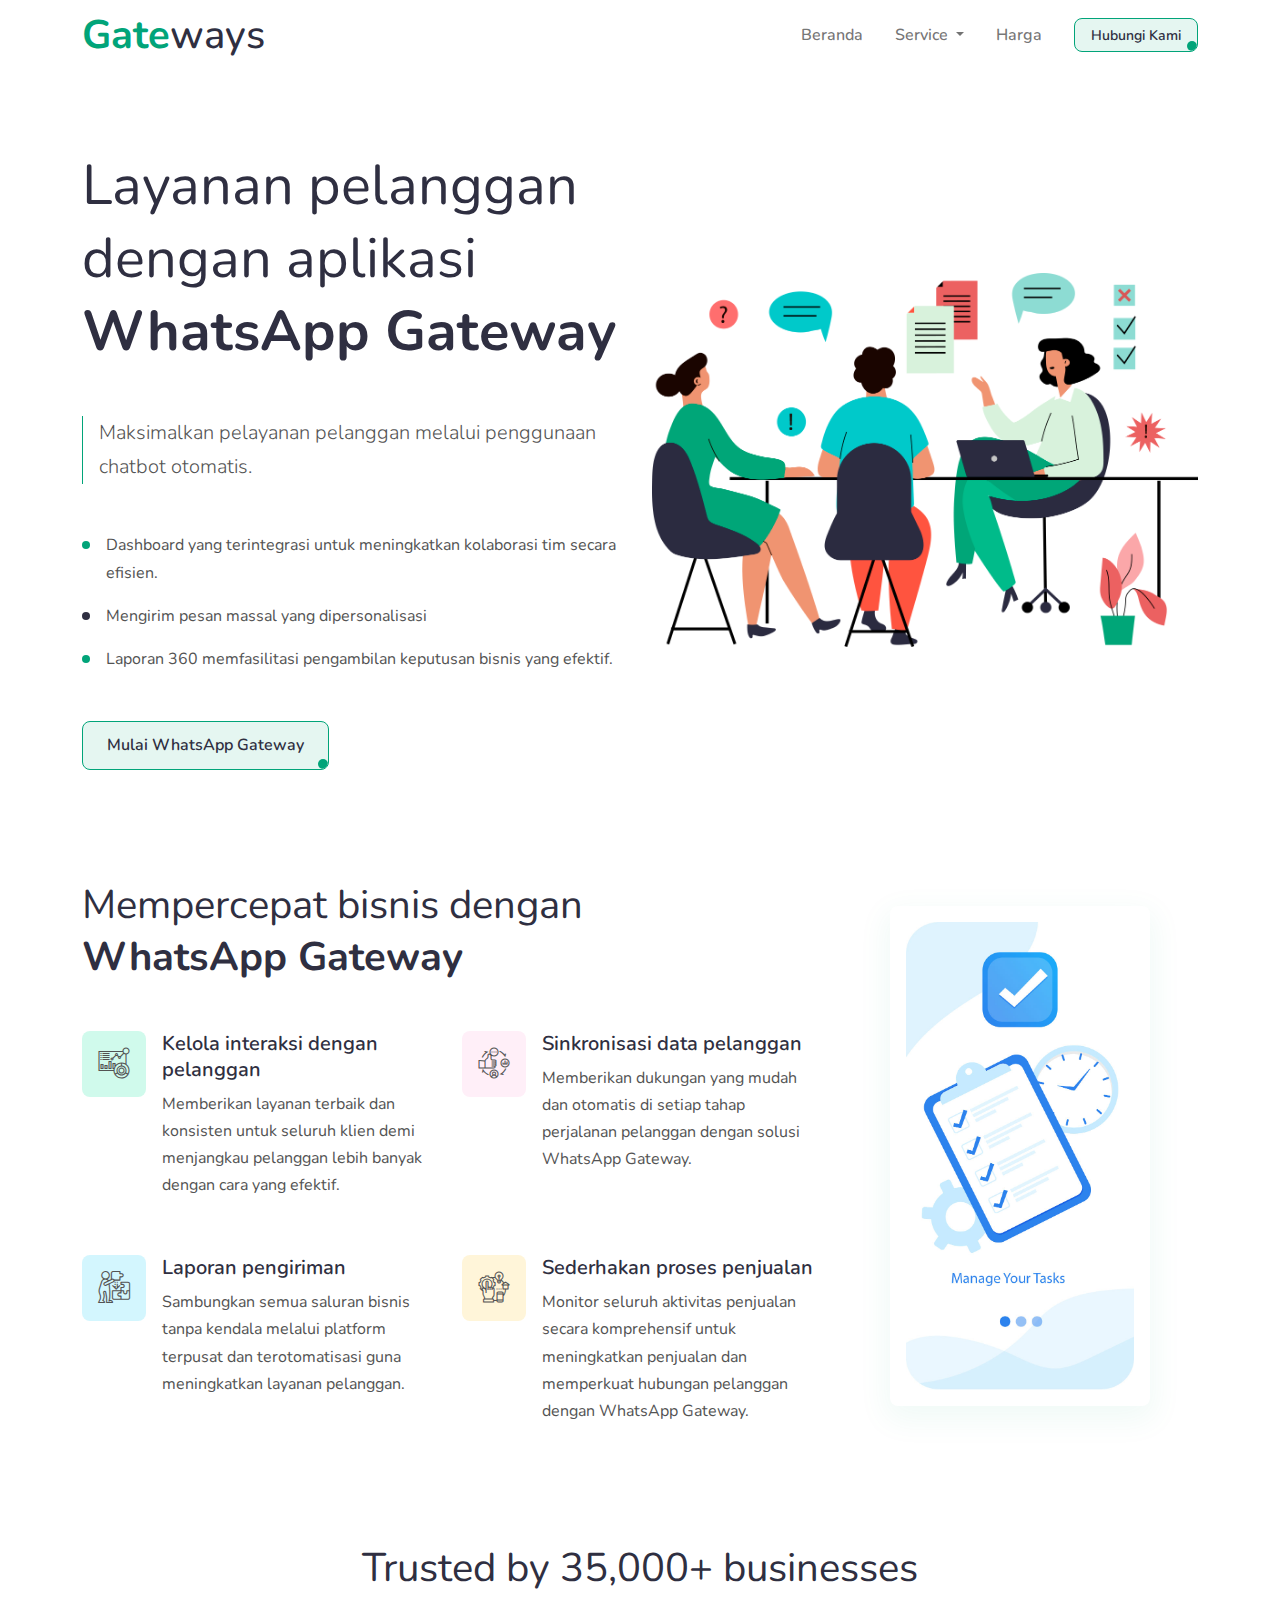
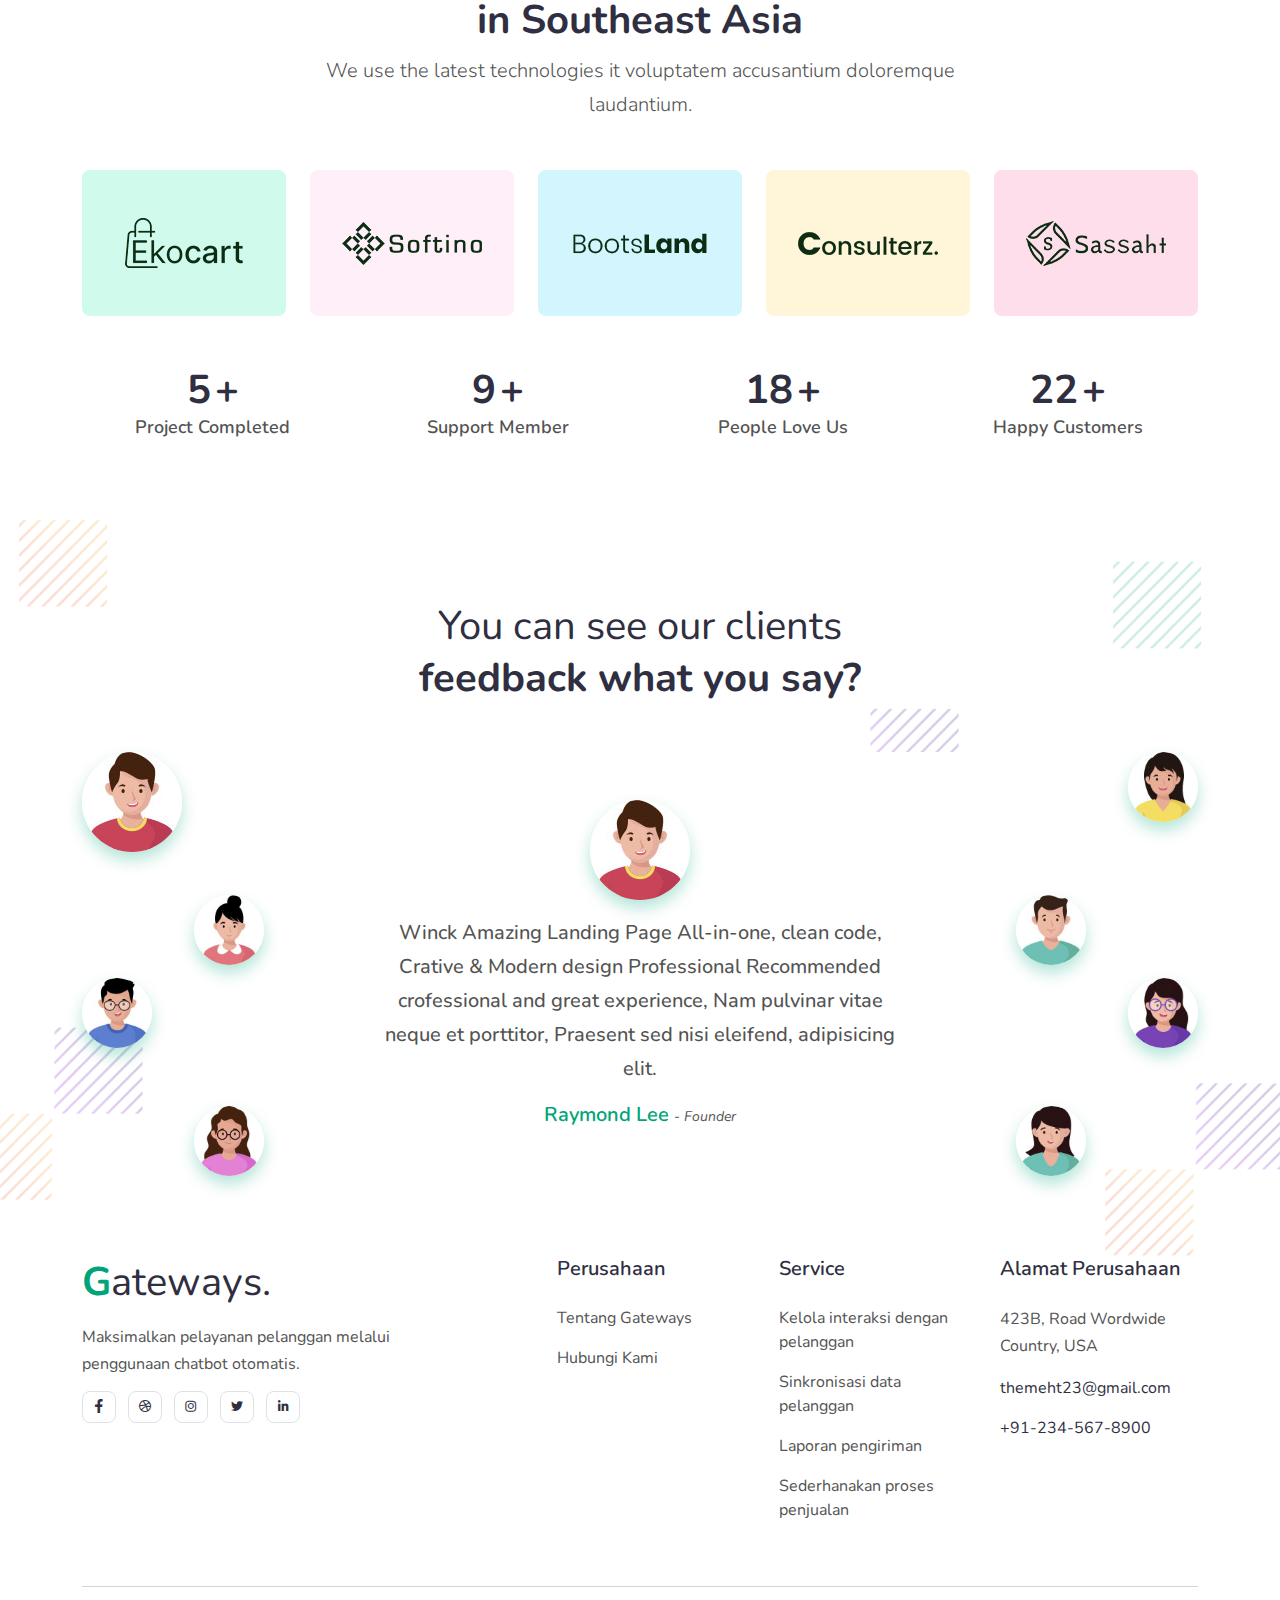
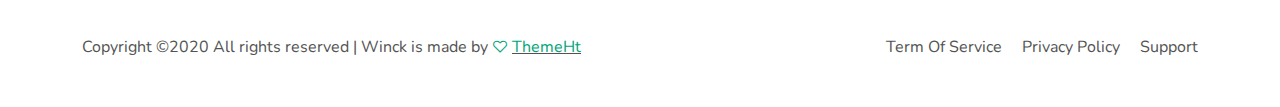
<file: index.html>
<!DOCTYPE html>
<html lang="en">
<!-- Mirrored from themeht.com/template/winck/ltr/index.html by HTTrack Website Copier/3.x [XR&CO'2014], Wed, 25 Jan 2023 17:32:03 GMT -->

<head>
  <!-- meta tags -->
  <meta charset="utf-8" />
  <meta name="keywords" content="bootstrap 5, premium, multipurpose, sass, scss, saas" />
  <meta name="description" content="Bootstrap 5 Landing Page Template" />
  <meta name="author" content="www.themeht.com" />
  <meta name="viewport" content="width=device-width, initial-scale=1" />

  <!-- Title -->
  <title>ILCS</title>

  <!-- Favicon Icon -->
  <link rel="shortcut icon" href="assets/images/favicon.ico" />

  <!-- inject css start -->

  <!--== bootstrap -->
  <link href="assets/css/bootstrap.min.css" rel="stylesheet" type="text/css" />

  <!--== animate -->
  <link href="assets/css/animate.css" rel="stylesheet" type="text/css" />

  <!--== line-awesome -->
  <link href="assets/css/line-awesome.min.css" rel="stylesheet" type="text/css" />

  <!--== magnific-popup -->
  <link href="assets/css/magnific-popup.css" rel="stylesheet" type="text/css" />

  <!--== owl.carousel -->
  <link href="assets/css/owl.carousel.css" rel="stylesheet" type="text/css" />

  <!--== spacing -->
  <link href="assets/css/spacing.css" rel="stylesheet" type="text/css" />

  <!--== theme.min -->
  <link href="assets/css/theme.min.css" rel="stylesheet" />

  <!-- inject css end -->
</head>

<body>
  <!-- page wrapper start -->

  <div class="page-wrapper">
    <!-- preloader start -->

    <div id="ht-preloader">
      <div class="loader clear-loader">
        <span>I</span>
        <span>l</span>
        <span>c</span>
        <span>s</span>
      </div>
    </div>

    <!-- preloader end -->

    <!--header start-->

    <header class="site-header">
      <div id="header-wrap">
        <div class="container">
          <div class="row">
            <!--menu start-->
            <div class="col">
              <nav class="navbar navbar-expand-lg navbar-light">
                <a class="navbar-brand logo text-primary mb-0 font-w-7" href="index.html">
                  Gate<span class="text-dark font-w-5">ways</span>
                </a>
                <button class="navbar-toggler" type="button" data-bs-toggle="collapse" data-bs-target="#navbarNav"
                  aria-expanded="false" aria-label="Toggle navigation">
                  <span class="navbar-toggler-icon"></span>
                </button>
                <div class="collapse navbar-collapse" id="navbarNav">
                  <ul class="navbar-nav ms-auto">
                    <li class="nav-item active">
                      <a href="index.html" class="nav-link">Beranda</a>
                    </li>
                    <li class="nav-item dropdown">
                      <a class="nav-link dropdown-toggle" href="#" id="navbarDropdown" role="button"
                        data-bs-toggle="dropdown" aria-expanded="false">Service
                      </a>
                      <ul class="dropdown-menu dropdown-menu-start" aria-labelledby="navbarDropdown">
                        <li><a class="dropdown-item" href="content-service-1.html">Kelola interaksi dengan pelanggan</a>
                        </li>
                        <li><a class="dropdown-item" href="content-service-2.html">Sinkronisasi data pelanggan </a>
                        <li><a class="dropdown-item" href="content-service-3.html">Laporan pengiriman</a></li>
                        <li><a class="dropdown-item" href="content-service-4.html">Sederhanakan proses penjualan</a>
                        </li>
                      </ul>
                    </li>
                    <li class="nav-item active">
                      <a href="pricing.html" class="nav-link">Harga</a>
                    </li>
                  </ul>
                </div>
                <div class="d-sm-flex align-items-center justify-content-end">
                  <a class="btn btn btn-primary btn-sm ms-3 d-sm-inline-block d-none" href="contact-us.html">Hubungi
                    Kami</a>
                </div>
              </nav>
            </div>
            <!--menu end-->
          </div>
        </div>
      </div>
    </header>

    <!--header end-->

    <!--hero section start-->

    <section>
      <div class="container">
        <div class="row align-items-center">
          <div class="col-12 col-lg-5 col-xl-6 order-lg-2 mb-8 mb-lg-0">
            <!-- Image -->
            <img src="assets/images/hero/01.png" class="img-fluid" alt="..." />
          </div>
          <div class="col-12 col-lg-6">
            <div class="mb-5">
              <h1><span class="font-w-4 d-block">Layanan pelanggan dengan aplikasi </span>WhatsApp Gateway </h2>
                <blockquote class="mt-5 mb-0 ps-3 border-start border-primary">
                  <p class="lead mb-0">Maksimalkan pelayanan pelanggan melalui penggunaan chatbot otomatis.</p>
                </blockquote>
            </div>
            <div>
              <div class="mb-3">
                <div class="d-flex align-items-start">
                  <div class="me-3"> <span class="list-dot" data-bg-color="#01a479"></span>
                  </div>
                  <p class="mb-0">Dashboard yang terintegrasi untuk meningkatkan kolaborasi tim secara efisien.</p>
                </div>
              </div>
              <div class="mb-3">
                <div class="d-flex align-items-start">
                  <div class="me-3"> <span class="list-dot" data-bg-color="#2f2f41"></span>
                  </div>
                  <p class="mb-0">Mengirim pesan massal yang dipersonalisasi</p>
                </div>
              </div>
              <div>
                <div class="d-flex align-items-start">
                  <div class="me-3"> <span class="list-dot" data-bg-color="#01a479"></span>
                  </div>
                  <p class="mb-0">Laporan 360 memfasilitasi pengambilan keputusan bisnis yang efektif.</p>
                </div>
              </div>
            </div>
            <a href="index.html" class="btn btn-primary mt-5">
              Mulai WhatsApp Gateway
            </a>
          </div>
        </div>
        <!-- / .row -->
      </div>
      <!-- / .container -->
    </section>

    <!--hero section end-->

    <!--body content start-->

    <div class="page-content">
      <!--feature start-->

      <section class="p-2">
        <div class="container">
          <div class="row align-items-center">
            <div class="col-lg-4 col-12 order-lg-1 mb-0 mb-lg-0">
              <div class="owl-carousel no-pb" data-dots="false" data-items="1" data-md-items="2" data-sm-items="2"
                data-autoplay="true">
                <div class="item">
                  <div class="p-3 m-5 shadow rounded">
                    <img class="img-fluid" src="assets/images/app/01.jpg" alt="">
                  </div>
                </div>
                <div class="item">
                  <div class="p-3 m-5 shadow rounded">
                    <img class="img-fluid" src="assets/images/app/02.jpg" alt="">
                  </div>
                </div>
                <div class="item">
                  <div class="p-3 m-5 shadow rounded">
                    <img class="img-fluid" src="assets/images/app/03.jpg" alt="">
                  </div>
                </div>
              </div>
            </div>
            <div class="col-lg-8 col-12">
              <div class="mb-5">
                <h2 class="mb-0"><span class="font-w-4 d-block">Mempercepat bisnis dengan</span> WhatsApp Gateway</h2>
              </div>
              <div class="row">
                <div class="col-md-6">
                  <div class="d-flex justify-content-between">
                    <div class="me-3">
                      <div class="f-icon-s p-3 rounded" data-bg-color="#d0faec"> <i class="flaticon-dashboard"></i>
                      </div>
                    </div>
                    <div>
                      <a href="index.html" class="Dashboard"></a>
                      <a href="index.html" class="link">
                        <h5 class="mb-2">Kelola interaksi dengan pelanggan </h2>
                      </a>
                      <p class="mb-2">Memberikan layanan terbaik dan konsisten untuk seluruh klien demi menjangkau
                        pelanggan lebih banyak dengan cara yang efektif.</p>
                    </div>
                  </div>
                </div>
                <div class="col-md-6 mt-5 mt-md-0">
                  <div class="d-flex justify-content-between">
                    <div class="me-3">
                      <div class="f-icon-s p-3 rounded" data-bg-color="#ffeff8"> <i class="flaticon-relationship"></i>
                      </div>
                    </div>
                    <div>
                      <a href="index.html" class="User Friendly"></a>
                      <a href="index.html" class="link">
                        <h5 class="mb-2">Sinkronisasi data pelanggan</h2>
                      </a>
                      <p class="mb-2">Memberikan dukungan yang mudah dan otomatis di setiap tahap perjalanan pelanggan
                        dengan solusi WhatsApp Gateway.</p>
                    </div>
                  </div>
                </div>
                <div class="col-md-6 mt-5">
                  <div class="d-flex justify-content-between">
                    <div class="me-3">
                      <div class="f-icon-s p-3 rounded" data-bg-color="#d3f6fe"> <i class="flaticon-solution"></i>
                      </div>
                    </div>
                    <div>
                      <a href="index.html" class="Live Chat"></a>
                      <a href="index.html?" class="link">
                        <h5 class="mb-2">Laporan pengiriman</h2>
                      </a>
                      <p class="mb-2">Sambungkan semua saluran bisnis tanpa kendala melalui platform terpusat dan
                        terotomatisasi guna meningkatkan layanan pelanggan.</p>
                    </div>
                  </div>
                </div>
                <div class="col-md-6 mt-5">
                  <div class="d-flex justify-content-between">
                    <div class="me-3">
                      <div class="f-icon-s p-3 rounded" data-bg-color="#fff5d9"> <i class="flaticon-system"></i>
                      </div>
                    </div>
                    <div>
                      <a href="index.html?" class="24/7 Support"></a>
                      <a href="index.html?" class="link">
                        <h5 class="mb-2">Sederhakan proses penjualan</h2>
                      </a>
                      <p class="mb-2">Monitor seluruh aktivitas penjualan secara komprehensif untuk meningkatkan
                        penjualan dan memperkuat hubungan pelanggan dengan WhatsApp Gateway.</p>
                    </div>
                  </div>
                </div>
              </div>
            </div>
          </div>
        </div>
      </section>

      <!--feature end-->

      <!--multi-sec start-->

      <section>
        <div class="container">
          <div class="row justify-content-center text-center">
            <div class="col-lg-8">
              <div class="mb-5">
                <h2>
                  <span class="font-w-4 d-block">Trusted by 35,000+ businesses</span> in Southeast Asia
                </h2>
                <p class="lead mb-0">
                  We use the latest technologies it voluptatem accusantium
                  doloremque laudantium.
                </p>
              </div>
            </div>
          </div>
          <div class="row align-items-center">
            <div class="col-md col-sm-4">
              <div class="client-logo py-5 px-3 text-center rounded" data-bg-color="#d0faec">
                <img class="img-fluid" src="assets/images/client/09.png" alt="" />
              </div>
            </div>
            <div class="col-md col-sm-4 mt-4 mt-sm-0">
              <div class="client-logo py-5 px-3 text-center rounded" data-bg-color="#ffeff8">
                <img class="img-fluid" src="assets/images/client/10.png" alt="" />
              </div>
            </div>
            <div class="col-md col-sm-4 mt-4 mt-sm-0">
              <div class="client-logo py-5 px-3 text-center rounded" data-bg-color="#d3f6fe">
                <img class="img-fluid" src="assets/images/client/11.png" alt="" />
              </div>
            </div>
            <div class="col-md col-sm-6 mt-4 mt-md-0">
              <div class="client-logo py-5 px-3 text-center rounded" data-bg-color="#fff5d9">
                <img class="img-fluid" src="assets/images/client/12.png" alt="" />
              </div>
            </div>
            <div class="col-md col-sm-6 mt-4 mt-md-0">
              <div class="client-logo py-5 px-3 text-center rounded" data-bg-color="#ffdeeb">
                <img class="img-fluid" src="assets/images/client/13.png" alt="" />
              </div>
            </div>
          </div>
          <div class="row align-items-center text-center mt-5">
            <div class="col-12 col-sm-6 col-lg-3">
              <div class="counter">
                <div class="counter-desc text-dark">
                  <span class="count-number h2" data-to="28" data-speed="2000">28</span>
                  <span class="h2">+</span>
                  <h6 class="text-muted mb-0">Project Completed</h6>
                </div>
              </div>
            </div>
            <div class="col-12 col-sm-6 col-lg-3 mt-4 mt-sm-0">
              <div class="counter">
                <div class="counter-desc text-dark">
                  <span class="count-number h2" data-to="50" data-speed="2000">50</span>
                  <span class="h2">+</span>
                  <h6 class="text-muted mb-0">Support Member</h6>
                </div>
              </div>
            </div>
            <div class="col-12 col-sm-6 col-lg-3 mt-4 mt-lg-0">
              <div class="counter">
                <div class="counter-desc text-dark">
                  <span class="count-number h2" data-to="99" data-speed="2000">99</span>
                  <span class="h2">+</span>
                  <h6 class="text-muted mb-0">People Love Us</h6>
                </div>
              </div>
            </div>
            <div class="col-12 col-sm-6 col-lg-3 mt-4 mt-lg-0">
              <div class="counter">
                <div class="counter-desc text-dark">
                  <span class="count-number h2" data-to="120" data-speed="2000">120</span>
                  <span class="h2">+</span>
                  <h6 class="text-muted mb-0">Happy Customers</h6>
                </div>
              </div>
            </div>
          </div>
        </div>
      </section>

      <!--multi-sec end-->

      <!--testimonial start-->

      <section class="bg-pos-r" data-bg-img="assets/images/bg/01.png">
        <div class="container">
          <div class="row justify-content-center text-center">
            <div class="col-lg-8">
              <div class="mb-5">
                <h2>
                  <span class="font-w-4 d-block">You can see our clients</span>
                  feedback what you say?
                </h2>
              </div>
            </div>
          </div>
          <div class="row">
            <div class="col">
              <div id="testimonial" class="testimonial-carousel carousel slide testimonial z-index-1"
                data-bs-ride="carousel" data-bs-interval="2500">
                <!-- Wrapper for slides -->
                <div class="row justify-content-center text-center">
                  <div class="col-md-7">
                    <div class="carousel-inner">
                      <div class="carousel-item active">
                        <div class="card p-2 p-md-5 border-0">
                          <div class="mb-3">
                            <img alt="Image" src="assets/images/testimonial/01.jpg"
                              class="shadow-primary img-fluid rounded-circle d-inline" />
                          </div>
                          <div class="card-body p-0">
                            <p class="lead font-w-5">
                              Winck Amazing Landing Page All-in-one, clean
                              code, Crative &amp; Modern design Professional
                              Recommended crofessional and great experience,
                              Nam pulvinar vitae neque et porttitor, Praesent
                              sed nisi eleifend, adipisicing elit.
                            </p>
                            <div>
                              <h5 class="text-primary d-inline">
                                Raymond Lee
                              </h5>
                              <small class="text-muted fst-italic">- Founder</small>
                            </div>
                          </div>
                        </div>
                      </div>
                      <div class="carousel-item">
                        <div class="card p-2 p-md-5 border-0">
                          <div class="mb-3">
                            <img alt="Image" src="assets/images/testimonial/02.jpg"
                              class="shadow-primary img-fluid rounded-circle d-inline" />
                          </div>
                          <div class="card-body p-0">
                            <p class="lead font-w-5">
                              Winck Amazing Landing Page All-in-one, clean
                              code, Crative &amp; Modern design Professional
                              Recommended crofessional and great experience,
                              Nam pulvinar vitae neque et porttitor, Praesent
                              sed nisi eleifend, adipisicing elit.
                            </p>
                            <div>
                              <h5 class="text-primary d-inline">
                                Dani Karie
                              </h5>
                              <small class="text-muted fst-italic">- Supervisor</small>
                            </div>
                          </div>
                        </div>
                      </div>
                      <div class="carousel-item">
                        <div class="card p-2 p-md-5 border-0">
                          <div class="mb-3">
                            <img alt="Image" src="assets/images/testimonial/03.jpg"
                              class="shadow-primary img-fluid rounded-circle d-inline" />
                          </div>
                          <div class="card-body p-0">
                            <p class="lead font-w-5">
                              Winck Amazing Landing Page All-in-one, clean
                              code, Crative &amp; Modern design Professional
                              Recommended crofessional and great experience,
                              Nam pulvinar vitae neque et porttitor, Praesent
                              sed nisi eleifend, adipisicing elit.
                            </p>
                            <div>
                              <h5 class="text-primary d-inline">
                                Karlo Bond
                              </h5>
                              <small class="text-muted fst-italic">- Manager</small>
                            </div>
                          </div>
                        </div>
                      </div>
                      <div class="carousel-item">
                        <div class="card p-2 p-md-5 border-0">
                          <div class="mb-3">
                            <img alt="Image" src="assets/images/testimonial/04.jpg"
                              class="shadow-primary img-fluid rounded-circle d-inline" />
                          </div>
                          <div class="card-body p-0">
                            <p class="lead font-w-5">
                              Winck Amazing Landing Page All-in-one, clean
                              code, Crative &amp; Modern design Professional
                              Recommended crofessional and great experience,
                              Nam pulvinar vitae neque et porttitor, Praesent
                              sed nisi eleifend, adipisicing elit.
                            </p>
                            <div>
                              <h5 class="text-primary d-inline">
                                Rain Meeta
                              </h5>
                              <small class="text-muted fst-italic">- Ceo</small>
                            </div>
                          </div>
                        </div>
                      </div>
                      <div class="carousel-item">
                        <div class="card p-2 p-md-5 border-0">
                          <div class="mb-3">
                            <img alt="Image" src="assets/images/testimonial/05.jpg"
                              class="shadow-primary img-fluid rounded-circle d-inline" />
                          </div>
                          <div class="card-body p-0">
                            <p class="lead font-w-5">
                              Winck Amazing Landing Page All-in-one, clean
                              code, Crative &amp; Modern design Professional
                              Recommended crofessional and great experience,
                              Nam pulvinar vitae neque et porttitor, Praesent
                              sed nisi eleifend, adipisicing elit.
                            </p>
                            <div>
                              <h5 class="text-primary d-inline">
                                Aubee Dion
                              </h5>
                              <small class="text-muted fst-italic">- Ceo</small>
                            </div>
                          </div>
                        </div>
                      </div>
                      <div class="carousel-item">
                        <div class="card p-2 p-md-5 border-0">
                          <div class="mb-3">
                            <img alt="Image" src="assets/images/testimonial/06.jpg"
                              class="shadow-primary img-fluid rounded-circle d-inline" />
                          </div>
                          <div class="card-body p-0">
                            <p class="lead font-w-5">
                              Winck Amazing Landing Page All-in-one, clean
                              code, Crative &amp; Modern design Professional
                              Recommended crofessional and great experience,
                              Nam pulvinar vitae neque et porttitor, Praesent
                              sed nisi eleifend, adipisicing elit.
                            </p>
                            <div>
                              <h5 class="text-primary d-inline">
                                Mark Beele
                              </h5>
                              <small class="text-muted fst-italic">- Ceo</small>
                            </div>
                          </div>
                        </div>
                      </div>
                      <div class="carousel-item">
                        <div class="card p-2 p-md-5 border-0">
                          <div class="mb-3">
                            <img alt="Image" src="assets/images/testimonial/07.jpg"
                              class="shadow-primary img-fluid rounded-circle d-inline" />
                          </div>
                          <div class="card-body p-0">
                            <p class="lead font-w-5">
                              Winck Amazing Landing Page All-in-one, clean
                              code, Crative &amp; Modern design Professional
                              Recommended crofessional and great experience,
                              Nam pulvinar vitae neque et porttitor, Praesent
                              sed nisi eleifend, adipisicing elit.
                            </p>
                            <div>
                              <h5 class="text-primary d-inline">
                                Nicole James
                              </h5>
                              <small class="text-muted fst-italic">- Ceo</small>
                            </div>
                          </div>
                        </div>
                      </div>
                      <div class="carousel-item">
                        <div class="card p-2 p-md-5 border-0">
                          <div class="mb-3">
                            <img alt="Image" src="assets/images/testimonial/08.jpg"
                              class="shadow-primary img-fluid rounded-circle d-inline" />
                          </div>
                          <div class="card-body p-0">
                            <p class="lead font-w-5">
                              Winck Amazing Landing Page All-in-one, clean
                              code, Crative &amp; Modern design Professional
                              Recommended crofessional and great experience,
                              Nam pulvinar vitae neque et porttitor, Praesent
                              sed nisi eleifend, adipisicing elit.
                            </p>
                            <div>
                              <h5 class="text-primary d-inline">Lena Shea</h5>
                              <small class="text-muted fst-italic">- Ceo</small>
                            </div>
                          </div>
                        </div>
                      </div>
                      <!-- End Item -->
                    </div>
                    <!-- End Carousel Inner -->
                  </div>
                </div>
                <div class="controls">
                  <ul class="nav justify-content-md-between justify-content-center">
                    <li data-bs-target="#testimonial" data-bs-slide-to="0" class="active">
                      <a href="#">
                        <img class="img-fluid rounded-circle shadow-primary" src="assets/images/testimonial/01.jpg"
                          alt="" />
                      </a>
                    </li>
                    <li class="mt-3" data-bs-target="#testimonial" data-bs-slide-to="1">
                      <a href="#">
                        <img class="img-fluid rounded-circle shadow-primary" src="assets/images/testimonial/02.jpg"
                          alt="" />
                      </a>
                    </li>
                    <li data-bs-target="#testimonial" data-bs-slide-to="2">
                      <a href="#">
                        <img class="img-fluid rounded-circle shadow-primary" src="assets/images/testimonial/03.jpg"
                          alt="" />
                      </a>
                    </li>
                    <li class="mt-3" data-bs-target="#testimonial" data-bs-slide-to="3">
                      <a href="#">
                        <img class="img-fluid rounded-circle shadow-primary" src="assets/images/testimonial/04.jpg"
                          alt="" />
                      </a>
                    </li>
                    <li data-bs-target="#testimonial" data-bs-slide-to="4">
                      <a href="#">
                        <img class="img-fluid rounded-circle shadow-primary" src="assets/images/testimonial/05.jpg"
                          alt="" />
                      </a>
                    </li>
                    <li class="mt-3" data-bs-target="#testimonial" data-bs-slide-to="5">
                      <a href="#">
                        <img class="img-fluid rounded-circle shadow-primary" src="assets/images/testimonial/06.jpg"
                          alt="" />
                      </a>
                    </li>
                    <li data-bs-target="#testimonial" data-bs-slide-to="6">
                      <a href="#">
                        <img class="img-fluid rounded-circle shadow-primary" src="assets/images/testimonial/07.jpg"
                          alt="" />
                      </a>
                    </li>
                    <li class="mt-3" data-bs-target="#testimonial" data-bs-slide-to="7">
                      <a href="#">
                        <img class="img-fluid rounded-circle shadow-primary" src="assets/images/testimonial/08.jpg"
                          alt="" />
                      </a>
                    </li>
                  </ul>
                </div>
              </div>
              <!-- End Carousel -->
            </div>
          </div>
        </div>
      </section>

      <!--testimonial end-->

      <!--footer start-->

      <footer>
        <div class="container">
          <div class="row">
            <div class="col-12 col-lg-5 col-xl-4 me-auto mb-5 mb-lg-0">
              <a class="footer-logo h2 text-primary mb-0 font-w-7" href="index.html">
                G<span class="text-dark font-w-4">ateways.</span>
              </a>
              <p class="my-3">
                Maksimalkan pelayanan pelanggan melalui penggunaan chatbot otomatis.
              </p>
              <ul class="list-inline">
                <li class="list-inline-item">
                  <a class="border rounded px-2 py-1 text-dark" href="#"><i class="la la-facebook"></i></a>
                </li>
                <li class="list-inline-item">
                  <a class="border rounded px-2 py-1 text-dark" href="#"><i class="la la-dribbble"></i></a>
                </li>
                <li class="list-inline-item">
                  <a class="border rounded px-2 py-1 text-dark" href="#"><i class="la la-instagram"></i></a>
                </li>
                <li class="list-inline-item">
                  <a class="border rounded px-2 py-1 text-dark" href="#"><i class="la la-twitter"></i></a>
                </li>
                <li class="list-inline-item">
                  <a class="border rounded px-2 py-1 text-dark" href="#"><i class="la la-linkedin"></i></a>
                </li>
              </ul>
            </div>
            <div class="col-12 col-lg-6 col-xl-7">
              <div class="row">
                <div class="col-12 col-sm-4 navbar-light">
                  <h5 class="mb-4">Perusahaan</h5>
                  <ul class="list-unstyled mb-0">
                    <li class="mb-3">
                      <a class="list-group-item-action" href="index.html">Tentang Gateways</a>
                    </li>
                    <li class="mb-3">
                      <a class="list-group-item-action" href="contact-us.html">Hubungi Kami</a>
                    </li>
                    <li>
                  </ul>
                </div>
                <div class="col-12 col-sm-4 mt-6 mt-sm-0 navbar-light">
                  <h5 class="mb-4">Service</h5>
                  <ul class="list-unstyled mb-0">
                    <li class="mb-3">
                      <a class="list-group-item-action" href="content-service-1.html">Kelola interaksi dengan
                        pelanggan</a>
                    </li>
                    <li class="mb-3">
                      <a class="list-group-item-action" href="content-service-2.html">Sinkronisasi data pelanggan</a>
                    </li>
                    <li class="mb-3">
                      <a class="list-group-item-action" href="content-service-3.html">Laporan pengiriman</a>
                    </li>
                    <li class="mb-3">
                      <a class="list-group-item-action" href="content-service-4.html">Sederhanakan proses penjualan</a>
                    </li>
                    <!-- <li class="mb-3">
                      <a class="list-group-item-action" href="login.html">Account</a>
                    </li> -->
                    <!-- <li>
                      <a class="list-group-item-action" href="career.html">Careers</a>
                    </li> -->
                  </ul>
                </div>
                <div class="col-12 col-sm-4 mt-6 mt-sm-0 navbar-light">
                  <h5 class="mb-4">Alamat Perusahaan</h5>
                  <div class="mb-3">
                    <p class="mb-0 text-muted">
                      423B, Road Wordwide Country, USA
                    </p>
                  </div>
                  <div class="mb-3">
                    <a class="btn-link" href="mailto:themeht23@gmail.com">
                      themeht23@gmail.com</a>
                  </div>
                  <div>
                    <a class="btn-link" href="tel:+912345678900">+91-234-567-8900</a>
                  </div>
                </div>
              </div>
            </div>
          </div>
          <div class="row my-5">
            <div class="col">
              <hr class="m-0" />
            </div>
          </div>
          <div class="row align-items-center mb-5">
            <div class="col-md-6">
              Copyright ©2020 All rights reserved | Winck is made by
              <i class="lar la-heart text-primary heartBeat2"></i>
              <u><a class="text-primary" href="#">ThemeHt</a></u>
            </div>
            <div class="col-md-6 text-md-end mt-3 mt-md-0">
              <ul class="list-inline mb-0">
                <li class="me-3 list-inline-item">
                  <a class="list-group-item-action" href="terms-and-conditions.html">
                    Term Of Service
                  </a>
                </li>
                <li class="me-3 list-inline-item">
                  <a class="list-group-item-action" href="privacy-policy.html">
                    Privacy Policy
                  </a>
                </li>
                <li class="list-inline-item">
                  <a class="list-group-item-action" href="#"> Support </a>
                </li>
              </ul>
            </div>
          </div>
        </div>
      </footer>

      <!--footer end-->
    </div>

    <!-- page wrapper end -->

    <!--back-to-top start-->

    <div class="scroll-top">
      <a class="smoothscroll" href="#top">Scroll Top</a>
    </div>

    <!--back-to-top end-->

    <!-- inject js start -->

    <!--== jquery -->
    <script src="assets/js/jquery.min.js"></script>

    <!--== bootstrap -->
    <script src="assets/js/bootstrap.bundle.min.js"></script>

    <!--== owl-carousel -->
    <script src="assets/js/owl.carousel.min.js"></script>

    <!--== magnific-popup -->
    <script src="assets/js/jquery.magnific-popup.min.js"></script>

    <!--== counter -->
    <script src="assets/js/counter.js"></script>

    <!--== countdown -->
    <script src="assets/js/jquery.countdown.min.js"></script>

    <!--== particles -->
    <script src="assets/js/particles.js"></script>

    <!--== typer -->
    <script src="assets/js/typer.js"></script>

    <!--== wow -->
    <script src="assets/js/wow.min.js"></script>

    <!--== theme-script -->
    <script src="assets/js/theme-script.js"></script>

    <!-- inject js end -->
</body>

<!-- Mirrored from themeht.com/template/winck/ltr/index.html by HTTrack Website Copier/3.x [XR&CO'2014], Wed, 25 Jan 2023 17:32:31 GMT -->

</html>
</file>
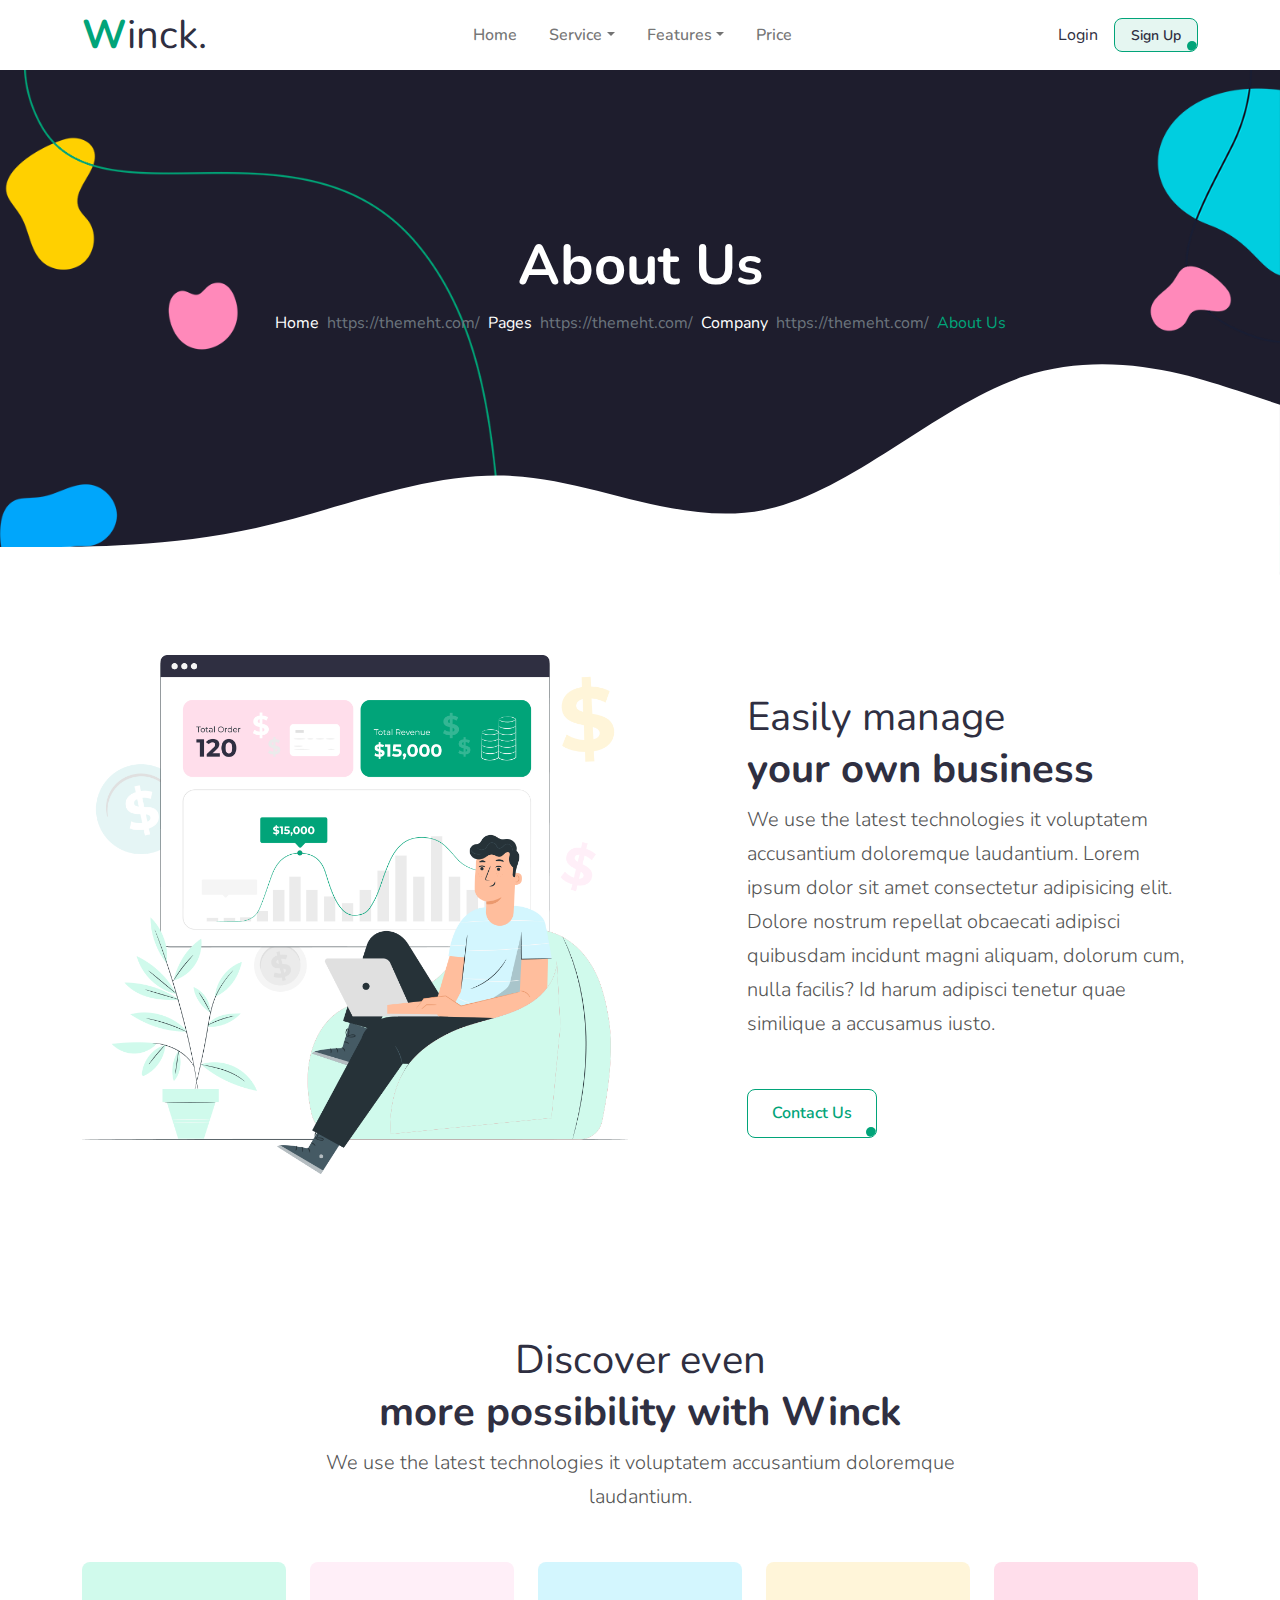
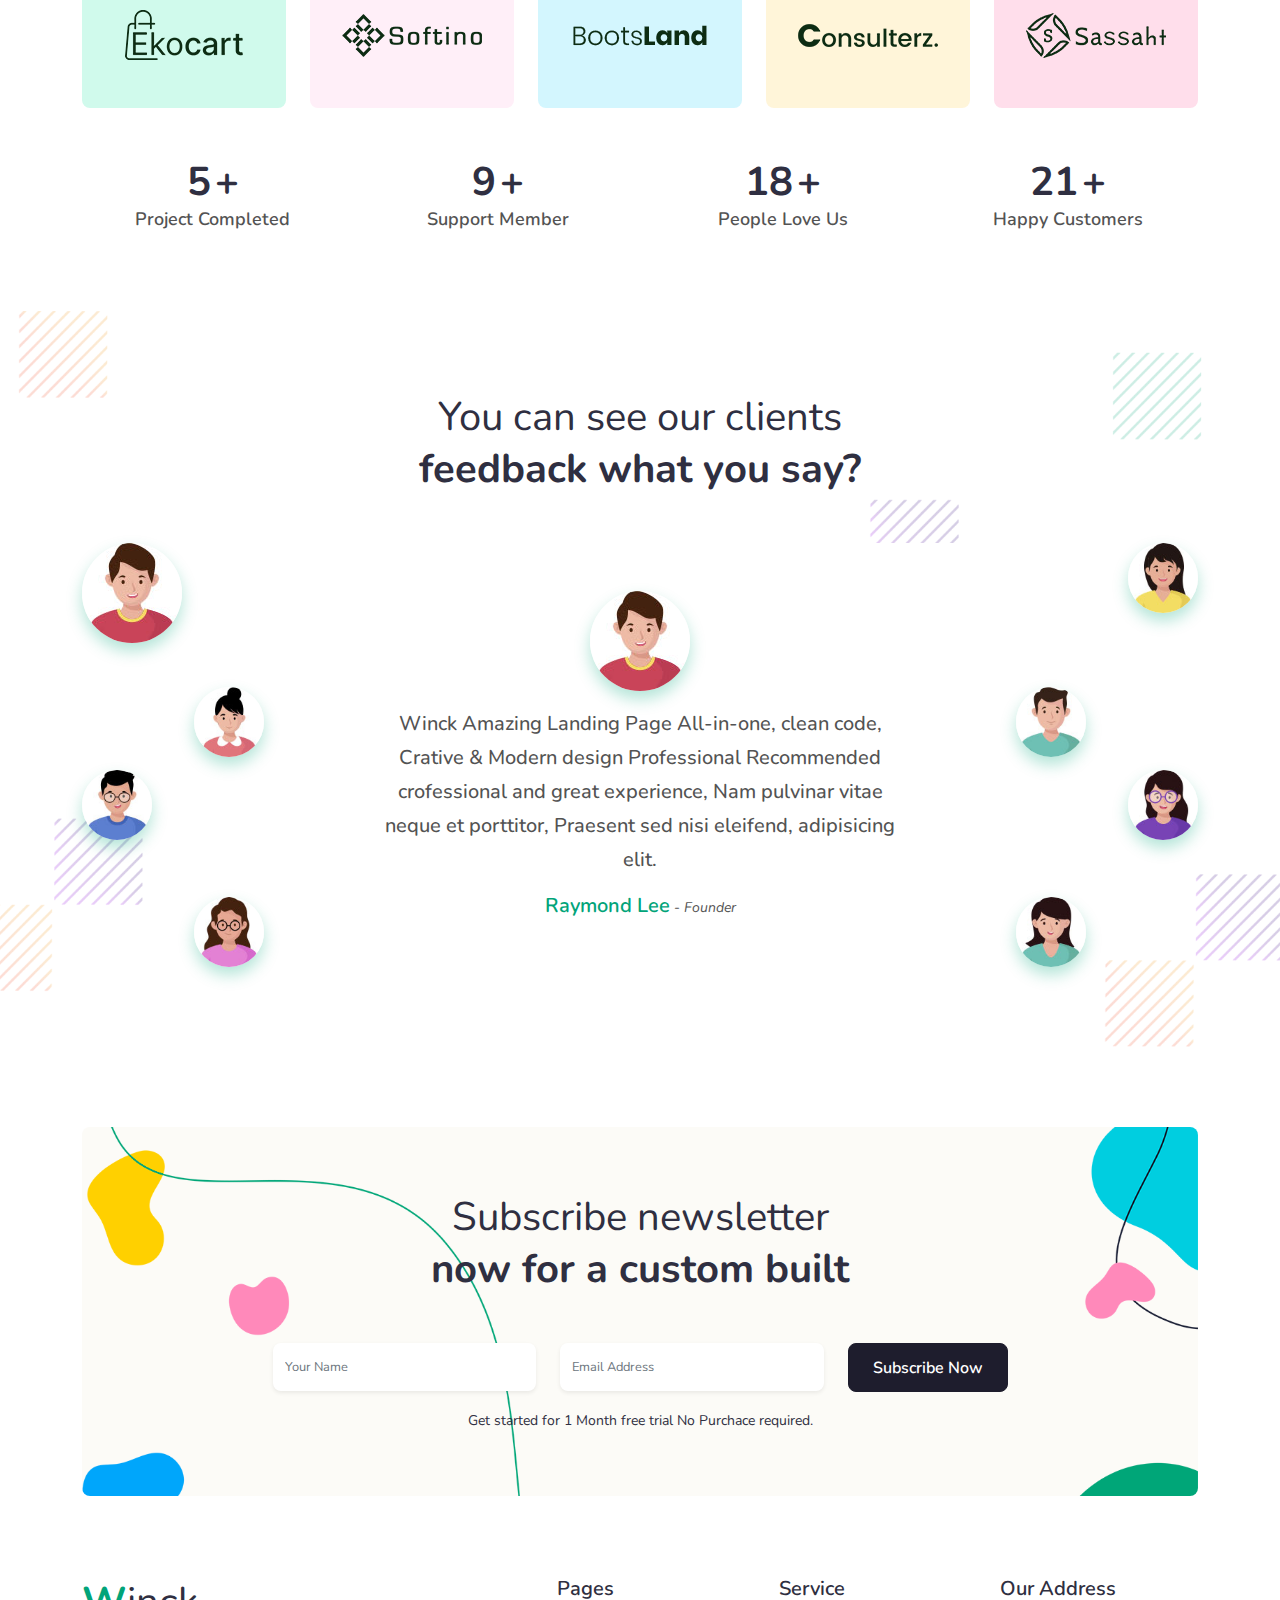
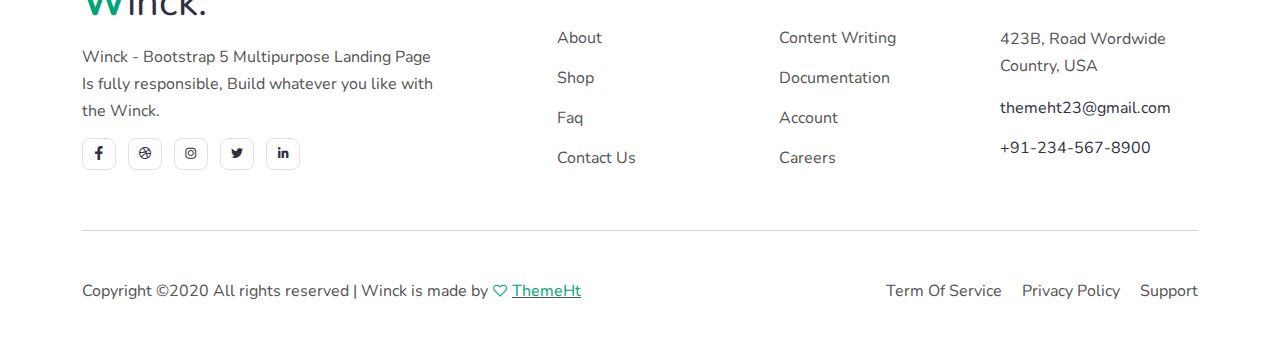
<file: about-us-1.html>
<!DOCTYPE html>
<html lang="en">

<!-- Mirrored from themeht.com/template/winck/ltr/about-us-1.html by HTTrack Website Copier/3.x [XR&CO'2014], Wed, 25 Jan 2023 17:33:07 GMT -->

<head>

  <!-- meta tags -->
  <meta charset="utf-8">
  <meta name="keywords" content="bootstrap 5, premium, multipurpose, sass, scss, saas" />
  <meta name="description" content="Bootstrap 5 Landing Page Template" />
  <meta name="author" content="www.themeht.com" />
  <meta name="viewport" content="width=device-width, initial-scale=1">

  <!-- Title -->
  <title>Winck - Bootstrap 5 Multipurpose Landing Page</title>

  <!-- Favicon Icon -->
  <link rel="shortcut icon" href="assets/images/favicon.ico" />

  <!-- inject css start -->

  <!--== bootstrap -->
  <link href="assets/css/bootstrap.min.css" rel="stylesheet" type="text/css" />

  <!--== animate -->
  <link href="assets/css/animate.css" rel="stylesheet" type="text/css" />

  <!--== line-awesome -->
  <link href="assets/css/line-awesome.min.css" rel="stylesheet" type="text/css" />

  <!--== magnific-popup -->
  <link href="assets/css/magnific-popup.css" rel="stylesheet" type="text/css" />

  <!--== owl.carousel -->
  <link href="assets/css/owl.carousel.css" rel="stylesheet" type="text/css" />

  <!--== spacing -->
  <link href="assets/css/spacing.css" rel="stylesheet" type="text/css" />

  <!--== theme.min -->
  <link href="assets/css/theme.min.css" rel="stylesheet" />

  <!-- inject css end -->

</head>

<body>

  <!-- page wrapper start -->

  <div class="page-wrapper">

    <!-- preloader start -->

    <div id="ht-preloader">
      <div class="loader clear-loader"> <span>W</span>
        <span>i</span>
        <span>n</span>
        <span>c</span>
        <span>k</span>
      </div>
    </div>

    <!-- preloader end -->


    <!--header start-->

    <header class="site-header">
      <div id="header-wrap">
        <div class="container">
          <div class="row">
            <!--menu start-->
            <div class="col">
              <nav class="navbar navbar-expand-lg navbar-light">
                <a class="navbar-brand logo text-primary mb-0 font-w-7" href="index.html">
                  W<span class="text-dark font-w-4">inck.</span>
                </a>
                <button class="navbar-toggler" type="button" data-bs-toggle="collapse" data-bs-target="#navbarNav"
                  aria-expanded="false" aria-label="Toggle navigation">
                  <span class="navbar-toggler-icon"></span>
                </button>
                <div class="collapse navbar-collapse" id="navbarNav">
                  <ul class="navbar-nav mx-auto">
                    <li class="nav-item active">
                      <a href="/index.html" class="nav-link">Home</a>
                    </li>
                    <li class="nav-item dropdown"> <a class="nav-link dropdown-toggle" href="#"
                        data-bs-toggle="dropdown">Service</a>
                      <ul class="dropdown-menu">
                        <li><a class="dropdown-item" href="#">Content Writing</a>
                        </li>
                        <li><a class="dropdown-item" href="#">Documentation</a>
                        </li>
                        <li><a class="dropdown-item" href="login.html">Account</a>
                        </li>
                        <li><a class="dropdown-item" href="career.html">Careers</a>
                        </li>
                      </ul>
                    <li class="nav-item dropdown"> <a class="nav-link dropdown-toggle" href="#"
                        data-bs-toggle="dropdown">Features</a>
                      <ul class="dropdown-menu">
                        <li><a class="dropdown-item" href="#">Dashboard</a>
                        </li>
                        <li><a class="dropdown-item" href="#">Management</a>
                        </li>
                        <li><a class="dropdown-item" href="#">Platform</a>
                        </li>
                        <li><a class="dropdown-item" href="#">Integrations</a>
                        </li>
                        <li><a class="dropdown-item" href="#">User Friendly</a>
                        </li>
                        <li><a class="dropdown-item" href="#">Quick Support</a>
                        </li>
                      </ul>
                    </li>
                    <li class="nav-item active">
                      <a href="pricing.html" class="nav-link">Price</a>
                    </li>
                  </ul>
                </div>
                <div class="d-sm-flex align-items-center justify-content-end">
                  <a class="btn-link" href="login.html">Login</a>
                  <a class="btn btn-primary btn-sm ms-3 d-sm-inline-block d-none" href="signup.html">Sign Up</a>
                </div>
              </nav>
            </div>
            <!--menu end-->
          </div>
        </div>
      </div>
    </header>

    <!--header end-->


    <!--hero section start-->

    <section class="hero-banner position-relative custom-pt-1 custom-pb-2 bg-dark"
      data-bg-img="assets/images/bg/02.png">
      <div class="container">
        <div class="row text-white text-center z-index-1">
          <div class="col">
            <h1 class="text-white">About Us</h1>
            <nav aria-label="breadcrumb">
              <ol class="breadcrumb justify-content-center bg-transparent p-0 m-0">
                <li class="breadcrumb-item"><a class="text-white" href="#">Home</a>
                </li>
                <li class="breadcrumb-item">Pages</li>
                <li class="breadcrumb-item">Company</li>
                <li class="breadcrumb-item active text-primary" aria-current="page">About Us</li>
              </ol>
            </nav>
          </div>
        </div>
        <!-- / .row -->
      </div>
      <!-- / .container -->
      <div class="shape-1 bottom">
        <svg xmlns="http://www.w3.org/2000/svg" viewBox="0 0 1440 320">
          <path fill="#fff" fill-opacity="1"
            d="M0,288L48,288C96,288,192,288,288,266.7C384,245,480,203,576,208C672,213,768,267,864,245.3C960,224,1056,128,1152,96C1248,64,1344,96,1392,112L1440,128L1440,320L1392,320C1344,320,1248,320,1152,320C1056,320,960,320,864,320C768,320,672,320,576,320C480,320,384,320,288,320C192,320,96,320,48,320L0,320Z">
          </path>
        </svg>
      </div>
    </section>

    <!--hero section end-->


    <!--body content start-->

    <div class="page-content">

      <!--feature start-->

      <!--feature end-->

      <!--about start-->

      <section>
        <div class="container">
          <div class="row align-items-center justify-content-between">
            <div class="col-12 col-lg-6">
              <img src="assets/images/about/06.png" alt="Image" class="img-fluid">
            </div>
            <div class="col-12 col-lg-5 mt-5 mt-lg-0">
              <div class="mb-4">
                <h2><span class="font-w-4 d-block">Easily manage</span> your own business</h2>
                <p class="lead mb-0">We use the latest technologies it voluptatem accusantium doloremque
                  laudantium. Lorem ipsum dolor sit amet consectetur adipisicing elit. Dolore nostrum repellat obcaecati
                  adipisci quibusdam incidunt magni aliquam, dolorum cum, nulla facilis? Id harum adipisci tenetur quae
                  similique a accusamus iusto.</p>
              </div>
              <a href="#" class="btn btn-outline-primary mt-4">
                Contact Us
              </a>
            </div>
          </div>
        </div>
      </section>

      <!--about end-->
      <section>
        <div class="container">
          <div class="row justify-content-center text-center">
            <div class="col-lg-8">
              <div class="mb-5">
                <h2>
                  <span class="font-w-4 d-block">Discover even</span> more
                  possibility with Winck
                </h2>
                <p class="lead mb-0">
                  We use the latest technologies it voluptatem accusantium
                  doloremque laudantium.
                </p>
              </div>
            </div>
          </div>
          <div class="row align-items-center">
            <div class="col-md col-sm-4">
              <div class="client-logo py-5 px-3 text-center rounded" data-bg-color="#d0faec">
                <img class="img-fluid" src="assets/images/client/09.png" alt="" />
              </div>
            </div>
            <div class="col-md col-sm-4 mt-4 mt-sm-0">
              <div class="client-logo py-5 px-3 text-center rounded" data-bg-color="#ffeff8">
                <img class="img-fluid" src="assets/images/client/10.png" alt="" />
              </div>
            </div>
            <div class="col-md col-sm-4 mt-4 mt-sm-0">
              <div class="client-logo py-5 px-3 text-center rounded" data-bg-color="#d3f6fe">
                <img class="img-fluid" src="assets/images/client/11.png" alt="" />
              </div>
            </div>
            <div class="col-md col-sm-6 mt-4 mt-md-0">
              <div class="client-logo py-5 px-3 text-center rounded" data-bg-color="#fff5d9">
                <img class="img-fluid" src="assets/images/client/12.png" alt="" />
              </div>
            </div>
            <div class="col-md col-sm-6 mt-4 mt-md-0">
              <div class="client-logo py-5 px-3 text-center rounded" data-bg-color="#ffdeeb">
                <img class="img-fluid" src="assets/images/client/13.png" alt="" />
              </div>
            </div>
          </div>
          <div class="row align-items-center text-center mt-5">
            <div class="col-12 col-sm-6 col-lg-3">
              <div class="counter">
                <div class="counter-desc text-dark">
                  <span class="count-number h2" data-to="28" data-speed="2000">28</span>
                  <span class="h2">+</span>
                  <h6 class="text-muted mb-0">Project Completed</h6>
                </div>
              </div>
            </div>
            <div class="col-12 col-sm-6 col-lg-3 mt-4 mt-sm-0">
              <div class="counter">
                <div class="counter-desc text-dark">
                  <span class="count-number h2" data-to="50" data-speed="2000">50</span>
                  <span class="h2">+</span>
                  <h6 class="text-muted mb-0">Support Member</h6>
                </div>
              </div>
            </div>
            <div class="col-12 col-sm-6 col-lg-3 mt-4 mt-lg-0">
              <div class="counter">
                <div class="counter-desc text-dark">
                  <span class="count-number h2" data-to="99" data-speed="2000">99</span>
                  <span class="h2">+</span>
                  <h6 class="text-muted mb-0">People Love Us</h6>
                </div>
              </div>
            </div>
            <div class="col-12 col-sm-6 col-lg-3 mt-4 mt-lg-0">
              <div class="counter">
                <div class="counter-desc text-dark">
                  <span class="count-number h2" data-to="120" data-speed="2000">120</span>
                  <span class="h2">+</span>
                  <h6 class="text-muted mb-0">Happy Customers</h6>
                </div>
              </div>
            </div>
          </div>
        </div>
      </section>

      <!--testimonial start-->

      <section class="bg-pos-r" data-bg-img="assets/images/bg/01.png">
        <div class="container">
          <div class="row justify-content-center text-center">
            <div class="col-lg-8">
              <div class="mb-5">
                <h2><span class="font-w-4 d-block">You can see our clients</span> feedback what you say?</h2>
              </div>
            </div>
          </div>
          <div class="row">
            <div class="col">
              <div id="testimonial" class="testimonial-carousel carousel slide testimonial z-index-1"
                data-bs-ride="carousel" data-bs-interval="2500">
                <!-- Wrapper for slides -->
                <div class="row justify-content-center text-center">
                  <div class="col-md-7">
                    <div class="carousel-inner">
                      <div class="carousel-item active">
                        <div class="card p-2 p-md-5 border-0">
                          <div class="mb-3">
                            <img alt="Image" src="assets/images/testimonial/01.jpg"
                              class="shadow-primary img-fluid rounded-circle d-inline">
                          </div>
                          <div class="card-body p-0">
                            <p class="lead font-w-5">Winck Amazing Landing Page All-in-one, clean code, Crative &amp;
                              Modern design Professional Recommended crofessional and great experience, Nam pulvinar
                              vitae neque et porttitor, Praesent sed nisi eleifend, adipisicing elit.</p>
                            <div>
                              <h5 class="text-primary d-inline">Raymond Lee</h5>
                              <small class="text-muted fst-italic">- Founder</small>
                            </div>
                          </div>
                        </div>
                      </div>
                      <div class="carousel-item">
                        <div class="card p-2 p-md-5 border-0">
                          <div class="mb-3">
                            <img alt="Image" src="assets/images/testimonial/02.jpg"
                              class="shadow-primary img-fluid rounded-circle d-inline">
                          </div>
                          <div class="card-body p-0">
                            <p class="lead font-w-5">Winck Amazing Landing Page All-in-one, clean code, Crative &amp;
                              Modern design Professional Recommended crofessional and great experience, Nam pulvinar
                              vitae neque et porttitor, Praesent sed nisi eleifend, adipisicing elit.</p>
                            <div>
                              <h5 class="text-primary d-inline">Dani Karie</h5>
                              <small class="text-muted fst-italic">- Supervisor</small>
                            </div>
                          </div>
                        </div>
                      </div>
                      <div class="carousel-item">
                        <div class="card p-2 p-md-5 border-0">
                          <div class="mb-3">
                            <img alt="Image" src="assets/images/testimonial/03.jpg"
                              class="shadow-primary img-fluid rounded-circle d-inline">
                          </div>
                          <div class="card-body p-0">
                            <p class="lead font-w-5">Winck Amazing Landing Page All-in-one, clean code, Crative &amp;
                              Modern design Professional Recommended crofessional and great experience, Nam pulvinar
                              vitae neque et porttitor, Praesent sed nisi eleifend, adipisicing elit.</p>
                            <div>
                              <h5 class="text-primary d-inline">Karlo Bond</h5>
                              <small class="text-muted fst-italic">- Manager</small>
                            </div>
                          </div>
                        </div>
                      </div>
                      <div class="carousel-item">
                        <div class="card p-2 p-md-5 border-0">
                          <div class="mb-3">
                            <img alt="Image" src="assets/images/testimonial/04.jpg"
                              class="shadow-primary img-fluid rounded-circle d-inline">
                          </div>
                          <div class="card-body p-0">
                            <p class="lead font-w-5">Winck Amazing Landing Page All-in-one, clean code, Crative &amp;
                              Modern design Professional Recommended crofessional and great experience, Nam pulvinar
                              vitae neque et porttitor, Praesent sed nisi eleifend, adipisicing elit.</p>
                            <div>
                              <h5 class="text-primary d-inline">Rain Meeta</h5>
                              <small class="text-muted fst-italic">- Ceo</small>
                            </div>
                          </div>
                        </div>
                      </div>
                      <div class="carousel-item">
                        <div class="card p-2 p-md-5 border-0">
                          <div class="mb-3">
                            <img alt="Image" src="assets/images/testimonial/05.jpg"
                              class="shadow-primary img-fluid rounded-circle d-inline">
                          </div>
                          <div class="card-body p-0">
                            <p class="lead font-w-5">Winck Amazing Landing Page All-in-one, clean code, Crative &amp;
                              Modern design Professional Recommended crofessional and great experience, Nam pulvinar
                              vitae neque et porttitor, Praesent sed nisi eleifend, adipisicing elit.</p>
                            <div>
                              <h5 class="text-primary d-inline">Aubee Dion</h5>
                              <small class="text-muted fst-italic">- Ceo</small>
                            </div>
                          </div>
                        </div>
                      </div>
                      <div class="carousel-item">
                        <div class="card p-2 p-md-5 border-0">
                          <div class="mb-3">
                            <img alt="Image" src="assets/images/testimonial/06.jpg"
                              class="shadow-primary img-fluid rounded-circle d-inline">
                          </div>
                          <div class="card-body p-0">
                            <p class="lead font-w-5">Winck Amazing Landing Page All-in-one, clean code, Crative &amp;
                              Modern design Professional Recommended crofessional and great experience, Nam pulvinar
                              vitae neque et porttitor, Praesent sed nisi eleifend, adipisicing elit.</p>
                            <div>
                              <h5 class="text-primary d-inline">Mark Beele</h5>
                              <small class="text-muted fst-italic">- Ceo</small>
                            </div>
                          </div>
                        </div>
                      </div>
                      <div class="carousel-item">
                        <div class="card p-2 p-md-5 border-0">
                          <div class="mb-3">
                            <img alt="Image" src="assets/images/testimonial/07.jpg"
                              class="shadow-primary img-fluid rounded-circle d-inline">
                          </div>
                          <div class="card-body p-0">
                            <p class="lead font-w-5">Winck Amazing Landing Page All-in-one, clean code, Crative &amp;
                              Modern design Professional Recommended crofessional and great experience, Nam pulvinar
                              vitae neque et porttitor, Praesent sed nisi eleifend, adipisicing elit.</p>
                            <div>
                              <h5 class="text-primary d-inline">Nicole James</h5>
                              <small class="text-muted fst-italic">- Ceo</small>
                            </div>
                          </div>
                        </div>
                      </div>
                      <div class="carousel-item">
                        <div class="card p-2 p-md-5 border-0">
                          <div class="mb-3">
                            <img alt="Image" src="assets/images/testimonial/08.jpg"
                              class="shadow-primary img-fluid rounded-circle d-inline">
                          </div>
                          <div class="card-body p-0">
                            <p class="lead font-w-5">Winck Amazing Landing Page All-in-one, clean code, Crative &amp;
                              Modern design Professional Recommended crofessional and great experience, Nam pulvinar
                              vitae neque et porttitor, Praesent sed nisi eleifend, adipisicing elit.</p>
                            <div>
                              <h5 class="text-primary d-inline">Lena Shea</h5>
                              <small class="text-muted fst-italic">- Ceo</small>
                            </div>
                          </div>
                        </div>
                      </div>
                      <!-- End Item -->
                    </div>
                    <!-- End Carousel Inner -->
                  </div>
                </div>
                <div class="controls">
                  <ul class="nav justify-content-md-between justify-content-center">
                    <li data-bs-target="#testimonial" data-bs-slide-to="0" class="active">
                      <a href="#">
                        <img class="img-fluid rounded-circle shadow-primary" src="assets/images/testimonial/01.jpg"
                          alt="">
                      </a>
                    </li>
                    <li class="mt-3" data-bs-target="#testimonial" data-bs-slide-to="1">
                      <a href="#">
                        <img class="img-fluid rounded-circle shadow-primary" src="assets/images/testimonial/02.jpg"
                          alt="">
                      </a>
                    </li>
                    <li data-bs-target="#testimonial" data-bs-slide-to="2">
                      <a href="#">
                        <img class="img-fluid rounded-circle shadow-primary" src="assets/images/testimonial/03.jpg"
                          alt="">
                      </a>
                    </li>
                    <li class="mt-3" data-bs-target="#testimonial" data-bs-slide-to="3">
                      <a href="#">
                        <img class="img-fluid rounded-circle shadow-primary" src="assets/images/testimonial/04.jpg"
                          alt="">
                      </a>
                    </li>
                    <li data-bs-target="#testimonial" data-bs-slide-to="4">
                      <a href="#">
                        <img class="img-fluid rounded-circle shadow-primary" src="assets/images/testimonial/05.jpg"
                          alt="">
                      </a>
                    </li>
                    <li class="mt-3" data-bs-target="#testimonial" data-bs-slide-to="5">
                      <a href="#">
                        <img class="img-fluid rounded-circle shadow-primary" src="assets/images/testimonial/06.jpg"
                          alt="">
                      </a>
                    </li>
                    <li data-bs-target="#testimonial" data-bs-slide-to="6">
                      <a href="#">
                        <img class="img-fluid rounded-circle shadow-primary" src="assets/images/testimonial/07.jpg"
                          alt="">
                      </a>
                    </li>
                    <li class="mt-3" data-bs-target="#testimonial" data-bs-slide-to="7">
                      <a href="#">
                        <img class="img-fluid rounded-circle shadow-primary" src="assets/images/testimonial/08.jpg"
                          alt="">
                      </a>
                    </li>
                  </ul>
                </div>
              </div>
              <!-- End Carousel -->
            </div>
          </div>
        </div>
      </section>

      <!--testimonial end-->


      <!--blog start-->


      <!--blog end-->


      <!--newsletter start-->

      <section>
        <div class="container">
          <div class="row">
            <div class="col">
              <div class="bg-light bg-pos-l py-6 px-4 px-lg-6 text-center rounded"
                data-bg-img="assets/images/bg/02.png">
                <div class="mb-5">
                  <h2><span class="font-w-4 d-block">Subscribe newsletter</span> now for a custom built</h2>
                </div>
                <div class="row justify-content-center">
                  <div class="col-lg-9">
                    <div class="subscribe-form text-center">
                      <form id="mc-form" class="row mb-3">
                        <div class="col-md">
                          <input type="text" value="" name="NAME" class="name form-control border-0 shadow-sm rounded"
                            id="mc-name" placeholder="Your Name" required="">
                        </div>
                        <div class="col-md">
                          <input type="email" value="" name="EMAIL"
                            class="email form-control border-0 shadow-sm rounded mt-3 mt-md-0" id="mc-email"
                            placeholder="Email Address" required="">
                        </div>
                        <div class="col-md-auto">
                          <input class="btn btn-dark mt-3 mt-md-0" type="submit" name="subscribe" value="Subscribe Now">
                        </div>
                      </form>
                      <small class="text-dark">Get started for 1 Month free trial No Purchace required.</small>
                    </div>
                  </div>
                </div>
              </div>
            </div>
          </div>
        </div>
      </section>

      <!--newsletter end-->

    </div>

    <!--body content end-->


    <!--footer start-->

    <footer>
      <div class="container">
        <div class="row">
          <div class="col-12 col-lg-5 col-xl-4 me-auto mb-5 mb-lg-0"> <a
              class="footer-logo h2 text-primary mb-0 font-w-7" href="index.html">
              W<span class="text-dark font-w-4">inck.</span>
            </a>
            <p class="my-3">Winck - Bootstrap 5 Multipurpose Landing Page Is fully responsible, Build whatever you like
              with the Winck.</p>
            <ul class="list-inline">
              <li class="list-inline-item"><a class="border rounded px-2 py-1 text-dark" href="#"><i
                    class="la la-facebook"></i></a>
              </li>
              <li class="list-inline-item"><a class="border rounded px-2 py-1 text-dark" href="#"><i
                    class="la la-dribbble"></i></a>
              </li>
              <li class="list-inline-item"><a class="border rounded px-2 py-1 text-dark" href="#"><i
                    class="la la-instagram"></i></a>
              </li>
              <li class="list-inline-item"><a class="border rounded px-2 py-1 text-dark" href="#"><i
                    class="la la-twitter"></i></a>
              </li>
              <li class="list-inline-item"><a class="border rounded px-2 py-1 text-dark" href="#"><i
                    class="la la-linkedin"></i></a>
              </li>
            </ul>
          </div>
          <div class="col-12 col-lg-6 col-xl-7">
            <div class="row">
              <div class="col-12 col-sm-4 navbar-light">
                <h5 class="mb-4">Pages</h5>
                <ul class="list-unstyled mb-0">
                  <li class="mb-3"><a class="list-group-item-action" href="about-us-1.html">About</a>
                  </li>
                  <li class="mb-3"><a class="list-group-item-action" href="product-grid.html">Shop</a>
                  </li>
                  <li class="mb-3"><a class="list-group-item-action" href="faq.html">Faq</a>
                  </li>
                  <li><a class="list-group-item-action" href="contact-us.html">Contact Us</a>
                  </li>
                </ul>
              </div>
              <div class="col-12 col-sm-4 mt-6 mt-sm-0 navbar-light">
                <h5 class="mb-4">Service</h5>
                <ul class="list-unstyled mb-0">
                  <li class="mb-3"><a class="list-group-item-action" href="#">Content Writing</a>
                  </li>
                  <li class="mb-3"><a class="list-group-item-action" href="#">Documentation</a>
                  </li>
                  <li class="mb-3"><a class="list-group-item-action" href="login.html">Account</a>
                  </li>
                  <li><a class="list-group-item-action" href="career.html">Careers</a>
                  </li>
                </ul>
              </div>
              <div class="col-12 col-sm-4 mt-6 mt-sm-0 navbar-light">
                <h5 class="mb-4">Our Address</h5>
                <div class="mb-3">
                  <p class="mb-0 text-muted">423B, Road Wordwide Country, USA</p>
                </div>
                <div class="mb-3"> <a class="btn-link" href="mailto:themeht23@gmail.com"> themeht23@gmail.com</a>
                </div>
                <div> <a class="btn-link" href="tel:+912345678900">+91-234-567-8900</a>
                </div>
              </div>
            </div>
          </div>
        </div>
        <div class="row my-5">
          <div class="col">
            <hr class="m-0">
          </div>
        </div>
        <div class="row align-items-center mb-5">
          <div class="col-md-6">Copyright ©2020 All rights reserved | Winck is made by <i
              class="lar la-heart text-primary heartBeat2"></i> <u><a class="text-primary" href="#">ThemeHt</a></u>
          </div>
          <div class="col-md-6 text-md-end mt-3 mt-md-0">
            <ul class="list-inline mb-0">
              <li class="me-3 list-inline-item"> <a class="list-group-item-action" href="#">
                  Term Of Service
                </a>
              </li>
              <li class="me-3 list-inline-item"> <a class="list-group-item-action" href="#">
                  Privacy Policy
                </a>
              </li>
              <li class="list-inline-item"> <a class="list-group-item-action" href="#">
                  Support
                </a>
              </li>
            </ul>
          </div>
        </div>
      </div>
    </footer>

    <!--footer end-->

  </div>

  <!-- page wrapper end -->


  <!--back-to-top start-->

  <div class="scroll-top"><a class="smoothscroll" href="#top">Scroll Top</a></div>

  <!--back-to-top end-->

  <!-- inject js start -->

  <!--== jquery -->
  <script src="assets/js/jquery.min.js"></script>

  <!--== bootstrap -->
  <script src="assets/js/bootstrap.bundle.min.js"></script>

  <!--== owl-carousel -->
  <script src="assets/js/owl.carousel.min.js"></script>

  <!--== magnific-popup -->
  <script src="assets/js/jquery.magnific-popup.min.js"></script>

  <!--== counter -->
  <script src="assets/js/counter.js"></script>

  <!--== countdown -->
  <script src="assets/js/jquery.countdown.min.js"></script>

  <!--== particles -->
  <script src="assets/js/particles.js"></script>

  <!--== typer -->
  <script src="assets/js/typer.js"></script>

  <!--== wow -->
  <script src="assets/js/wow.min.js"></script>

  <!--== theme-script -->
  <script src="assets/js/theme-script.js"></script>

  <!-- inject js end -->

</body>


<!-- Mirrored from themeht.com/template/winck/ltr/about-us-1.html by HTTrack Website Copier/3.x [XR&CO'2014], Wed, 25 Jan 2023 17:33:07 GMT -->

</html>
</file>
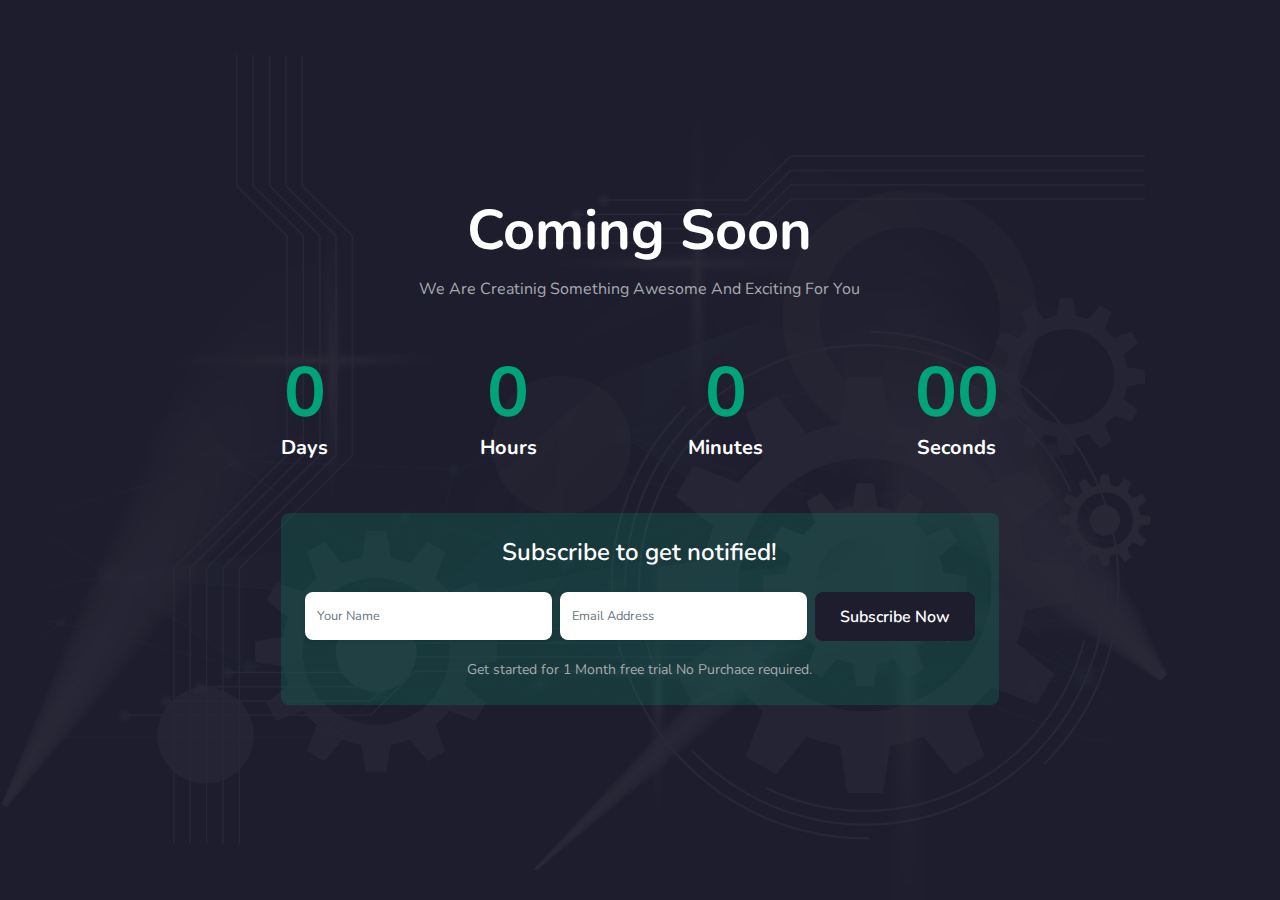
<file: coming-soon.html>
<!DOCTYPE html>
<html lang="en">

<!-- Mirrored from themeht.com/template/winck/ltr/coming-soon.html by HTTrack Website Copier/3.x [XR&CO'2014], Wed, 25 Jan 2023 17:33:24 GMT -->
<head>

<!-- meta tags -->
<meta charset="utf-8">
<meta name="keywords" content="bootstrap 5, premium, multipurpose, sass, scss, saas" />
<meta name="description" content="Bootstrap 5 Landing Page Template" />
<meta name="author" content="www.themeht.com" />
<meta name="viewport" content="width=device-width, initial-scale=1">

<!-- Title -->
<title>Winck - Bootstrap 5 Multipurpose Landing Page</title>

<!-- Favicon Icon -->
<link rel="shortcut icon" href="assets/images/favicon.ico" />

<!-- inject css start -->

<!--== bootstrap -->
<link href="assets/css/bootstrap.min.css" rel="stylesheet" type="text/css" />

<!--== animate -->
<link href="assets/css/animate.css" rel="stylesheet" type="text/css" />

<!--== line-awesome -->
<link href="assets/css/line-awesome.min.css" rel="stylesheet" type="text/css" />

<!--== magnific-popup -->
<link href="assets/css/magnific-popup.css" rel="stylesheet" type="text/css" />

<!--== owl.carousel -->
<link href="assets/css/owl.carousel.css" rel="stylesheet" type="text/css" />

<!--== spacing -->
<link href="assets/css/spacing.css" rel="stylesheet" type="text/css" />

<!--== theme.min -->
<link href="assets/css/theme.min.css" rel="stylesheet" />

<!-- inject css end -->

</head>

<body>

<!-- page wrapper start -->

<div class="page-wrapper">
  
<!-- preloader start -->

<div id="ht-preloader">
  <div class="loader clear-loader"> <span>W</span>
    <span>i</span>
    <span>n</span>
    <span>c</span>
    <span>k</span>
  </div>
</div>

<!-- preloader end -->


<!--body content start-->

<div class="page-content">

<!--coming soon start-->

<section class="fullscreen-banner p-0 o-hidden bg-pos-r bg-dark" data-bg-img="assets/images/coming-bg.png">
  <div class="container-fluid px-md-8 h-100">
      <div class="row justify-content-center align-items-center h-100">
        <div class="col-md-8">
          <div class="coming-soon text-center">
            <h1 class="mb-2 font-w-7 text-white">Coming Soon</h1> 
            <p class="text-light">We Are Creatinig Something Awesome And Exciting For You</p>
            <ul class="countdown list-inline d-flex justify-content-between" data-countdown="2022/12/23"></ul>
            <div class="p-4 rounded" data-bg-color="rgba(1,164,121,0.2)">
              <h4 class="text-white z-index-1 mb-4">Subscribe to get notified!</h4>
              <div class="subscribe-form text-center">
                <form id="mc-form" class="row mb-3 g-2">
                  <div class="col-md">
                    <input type="text" value="" name="NAME" class="name form-control border-0 shadow-sm rounded" id="mc-name" placeholder="Your Name" required="">
                  </div>
                  <div class="col-md">
                    <input type="email" value="" name="EMAIL" class="email form-control border-0 shadow-sm rounded mt-3 mt-md-0" id="mc-email" placeholder="Email Address" required="">
                  </div>
                  <div class="col-md-auto">
                    <input class="btn btn-dark mt-3 mt-md-0" type="submit" name="subscribe" value="Subscribe Now">
                  </div>
                </form>
<small class="text-light">Get started for 1 Month free trial No Purchace required.</small>
              </div>
            </div>
          </div>
        </div>
    </div>
    </div>
</section>

<!--coming soon end-->

</div>

<!--body content end--> 

</div>

<!-- page wrapper end -->

 
<!--back-to-top start-->

<div class="scroll-top"><a class="smoothscroll" href="#top">Scroll Top</a></div>

<!--back-to-top end-->

<!-- inject js start -->

<!--== jquery -->
<script src="assets/js/jquery.min.js"></script> 

<!--== bootstrap -->
<script src="assets/js/bootstrap.bundle.min.js"></script>

<!--== owl-carousel -->
<script src="assets/js/owl.carousel.min.js"></script> 

<!--== magnific-popup --> 
<script src="assets/js/jquery.magnific-popup.min.js"></script>

<!--== counter -->
<script src="assets/js/counter.js"></script> 

<!--== countdown -->
<script src="assets/js/jquery.countdown.min.js"></script>

<!--== particles -->
<script src="assets/js/particles.js"></script>

<!--== typer -->
<script src="assets/js/typer.js"></script> 

<!--== wow -->
<script src="assets/js/wow.min.js"></script>

<!--== theme-script -->
<script src="assets/js/theme-script.js"></script>

<!-- inject js end -->

</body>


<!-- Mirrored from themeht.com/template/winck/ltr/coming-soon.html by HTTrack Website Copier/3.x [XR&CO'2014], Wed, 25 Jan 2023 17:33:25 GMT -->
</html>
</file>
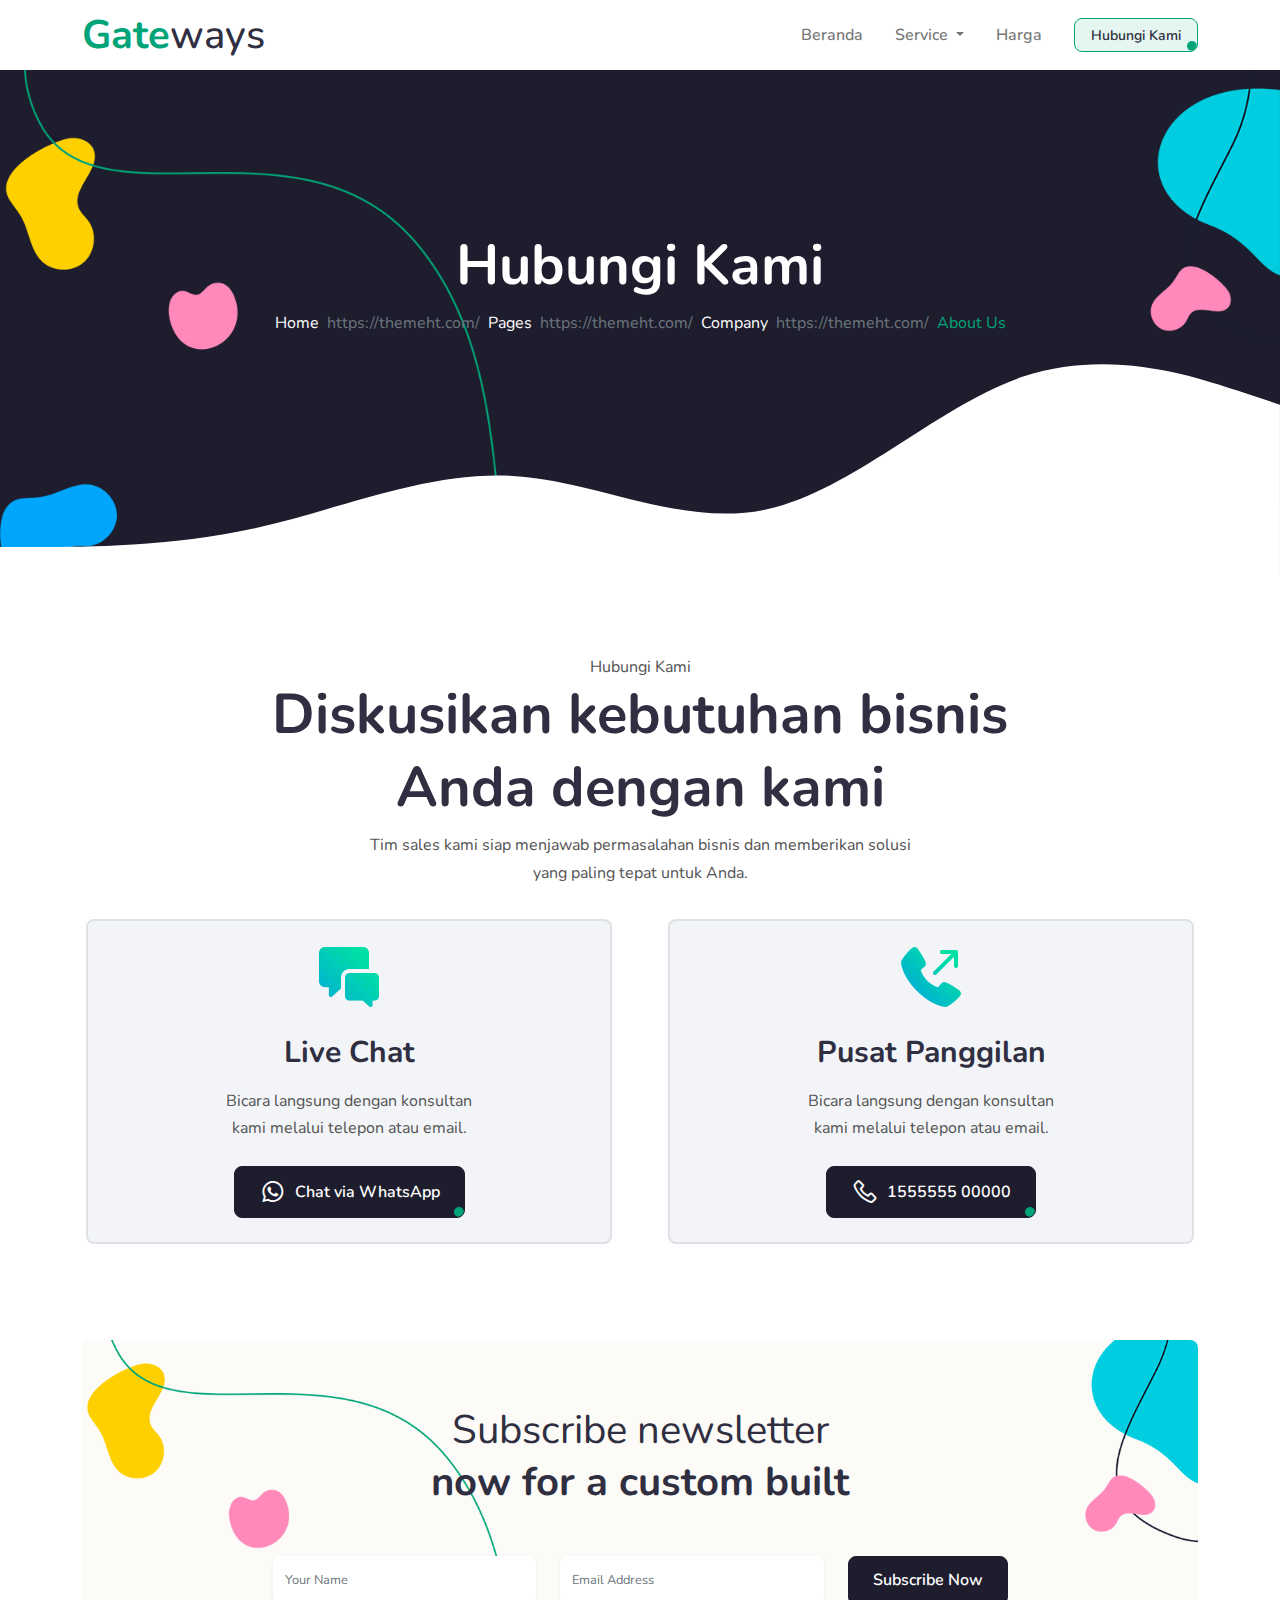
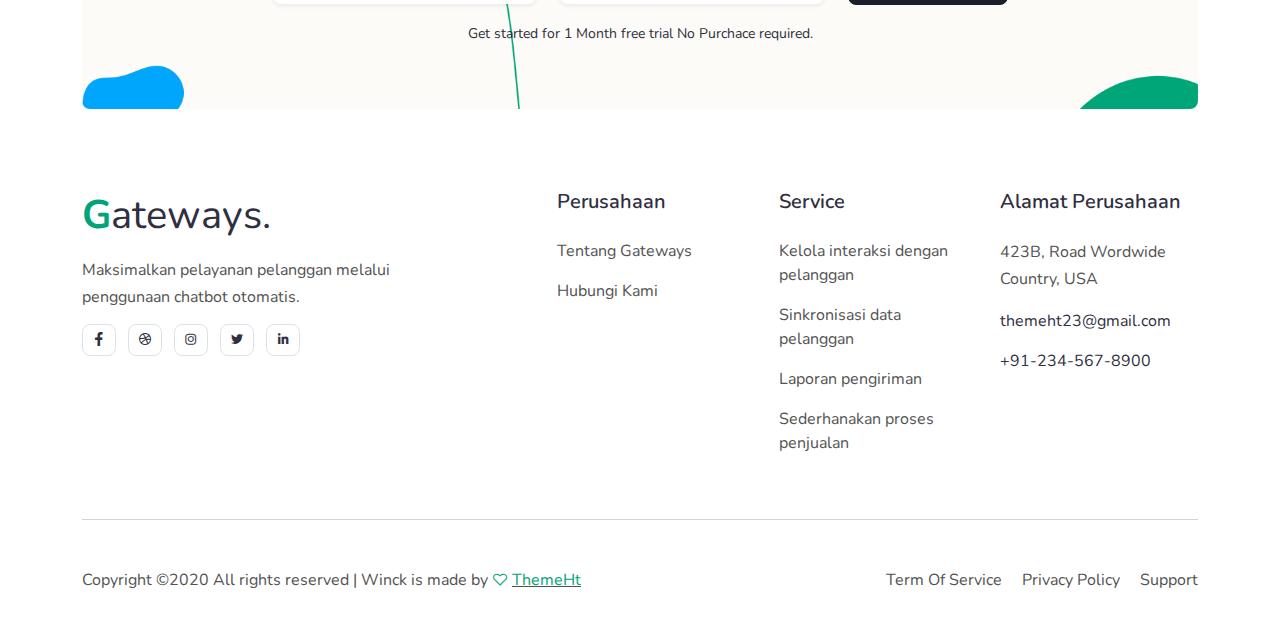
<file: contact-us.html>
<!DOCTYPE html>
<html lang="en">
<!-- Mirrored from themeht.com/template/winck/ltr/about-us-1.html by HTTrack Website Copier/3.x [XR&CO'2014], Wed, 25 Jan 2023 17:33:07 GMT -->

<head>
  <!-- meta tags -->
  <meta charset="utf-8" />
  <meta name="keywords" content="bootstrap 5, premium, multipurpose, sass, scss, saas" />
  <meta name="description" content="Bootstrap 5 Landing Page Template" />
  <meta name="author" content="www.themeht.com" />
  <meta name="viewport" content="width=device-width, initial-scale=1" />

  <!-- Title -->
  <title>ILCS</title>

  <!-- Favicon Icon -->
  <link rel="shortcut icon" href="assets/images/favicon.ico" />

  <!-- line-awesome -->
  <link rel="stylesheet" href="https://cdnjs.cloudflare.com/ajax/libs/font-awesome/5.15.4/css/all.min.css" />

  <!-- inject css start -->

  <!--== bootstrap -->
  <link href="assets/css/bootstrap.min.css" rel="stylesheet" type="text/css" />

  <!--== animate -->
  <link href="assets/css/animate.css" rel="stylesheet" type="text/css" />

  <!--== line-awesome -->
  <link href="assets/css/line-awesome.min.css" rel="stylesheet" type="text/css" />

  <!--== magnific-popup -->
  <link href="assets/css/magnific-popup.css" rel="stylesheet" type="text/css" />

  <!--== owl.carousel -->
  <link href="assets/css/owl.carousel.css" rel="stylesheet" type="text/css" />

  <!--== spacing -->
  <link href="assets/css/spacing.css" rel="stylesheet" type="text/css" />

  <!--== theme.min -->
  <link href="assets/css/theme.min.css" rel="stylesheet" />

  <!-- inject css end -->
</head>

<body>
  <!-- page wrapper start -->

  <div class="page-wrapper">
    <!-- preloader start -->

    <div id="ht-preloader">
      <div class="loader clear-loader">
        <span>I</span>
        <span>l</span>
        <span>c</span>
        <span>s</span>
      </div>
    </div>

    <!-- preloader end -->

    <!--header start-->

    <header class="site-header">
      <div id="header-wrap">
        <div class="container">
          <div class="row">
            <!--menu start-->
            <div class="col">
              <nav class="navbar navbar-expand-lg navbar-light">
                <a class="navbar-brand logo text-primary mb-0 font-w-7" href="index.html">
                  Gate<span class="text-dark font-w-5">ways</span>
                </a>
                <button class="navbar-toggler" type="button" data-bs-toggle="collapse" data-bs-target="#navbarNav"
                  aria-expanded="false" aria-label="Toggle navigation">
                  <span class="navbar-toggler-icon"></span>
                </button>
                <div class="collapse navbar-collapse" id="navbarNav">
                  <ul class="navbar-nav ms-auto">
                    <li class="nav-item active">
                      <a href="index.html" class="nav-link">Beranda</a>
                    </li>
                    <li class="nav-item dropdown">
                      <a class="nav-link dropdown-toggle" href="#" id="navbarDropdown" role="button"
                        data-bs-toggle="dropdown" aria-expanded="false">Service
                      </a>
                      <ul class="dropdown-menu dropdown-menu-start" aria-labelledby="navbarDropdown">
                        <li><a class="dropdown-item" href="content-service-1.html">Kelola interaksi dengan pelanggan</a>
                        </li>
                        <li><a class="dropdown-item" href="content-service-2.html">Sinkronisasi data pelanggan </a>
                        <li><a class="dropdown-item" href="content-service-3.html">Laporan pengiriman</a></li>
                        <li><a class="dropdown-item" href="content-service-4.html">Sederhanakan proses penjualan</a>
                        </li>
                      </ul>
                    </li>
                    <li class="nav-item active">
                      <a href="pricing.html" class="nav-link">Harga</a>
                    </li>
                  </ul>
                </div>
                <div class="d-sm-flex align-items-center justify-content-end">
                  <a class="btn btn btn-primary btn-sm ms-3 d-sm-inline-block d-none" href="contact-us.html">Hubungi
                    Kami</a>
                </div>
              </nav>
            </div>
            <!--menu end-->
          </div>
        </div>
      </div>
    </header>

    <!--header end-->

    <!--hero section start-->

    <section class="hero-banner position-relative custom-pt-1 custom-pb-2 bg-dark"
      data-bg-img="assets/images/bg/02.png">
      <div class="container">
        <div class="row text-white text-center z-index-1">
          <div class="col">
            <h1 class="text-white">Hubungi Kami</h1>
            <nav aria-label="breadcrumb">
              <ol class="breadcrumb justify-content-center bg-transparent p-0 m-0">
                <li class="breadcrumb-item">
                  <a class="text-white" href="#">Home</a>
                </li>
                <li class="breadcrumb-item">Pages</li>
                <li class="breadcrumb-item">Company</li>
                <li class="breadcrumb-item active text-primary" aria-current="page">
                  About Us
                </li>
              </ol>
            </nav>
          </div>
        </div>
        <!-- / .row -->
      </div>
      <!-- / .container -->
      <div class="shape-1 bottom">
        <svg xmlns="http://www.w3.org/2000/svg" viewBox="0 0 1440 320">
          <path fill="#fff" fill-opacity="1"
            d="M0,288L48,288C96,288,192,288,288,266.7C384,245,480,203,576,208C672,213,768,267,864,245.3C960,224,1056,128,1152,96C1248,64,1344,96,1392,112L1440,128L1440,320L1392,320C1344,320,1248,320,1152,320C1056,320,960,320,864,320C768,320,672,320,576,320C480,320,384,320,288,320C192,320,96,320,48,320L0,320Z">
          </path>
        </svg>
      </div>
    </section>

    <!--hero section end-->

    <!--body content start-->

    <div class="page-content">
      <!--contact us-->

      <section class="contact-head pb-0">
        <div class="container">
          <div class="contact-head__wrap text-center">
            <span class="contact-head__sub">Hubungi Kami</span>
            <h1 class="contact-head__title">
              Diskusikan kebutuhan bisnis <br />
              Anda dengan kami
            </h1>
            <div class="contact-head__caption">
              <p>
                Tim sales kami siap menjawab permasalahan bisnis dan
                memberikan solusi<br />
                yang paling tepat untuk Anda.
              </p>
            </div>
          </div>
        </div>
      </section>

      <!--contact us end-->

      <!--contact form start-->

      <section class="contact-cards p-3">
        <div class="container">
          <div class="row hide-sm gap-4 justify-content-between border-2">
            <div class="col-md item waba-hide w-full">
              <div class="item__wrap mx-1 border border-2 card-contact-bg rounded py-4">
                <!-- img -->
                <div class="item__img w-100 d-flex justify-content-center">
                  <img src="/assets/images/payment/01.png" alt="" class="img-fluid img-width">
                </div>
                <!-- content -->
                <h3 class="item__title text-center mt-4">Live Chat</h3>
                <div class="item__desc justify-content-center d-flex mx-auto mt-3">
                  <p class="mb-0 w-50 text-center">
                    Bicara langsung dengan konsultan kami melalui telepon atau
                    email.
                  </p>
                </div>
                <!-- button -->
                <div class="mt-4 justify-content-center d-flex ">
                  <a href="#">
                    <button class="py-1 px-4 btn btn-dark d-flex gap-2">
                      <i class="la la-whatsapp icon-size">
                      </i>
                      <p class=" d-flex align-items-center my-auto">
                        Chat via
                        WhatsApp
                      </p>
                    </button>
                  </a>
                </div>
              </div>
            </div>

            <div class="col-md item waba-hide w-full">
              <div class="item__wrap mx-1 border border-2 card-contact-bg rounded py-4">
                <!-- img -->
                <div class="item__img w-100 d-flex justify-content-center">
                  <img src="/assets/images/payment/02.png" alt="" class="img-fluid img-width">
                </div>
                <!-- content -->
                <h3 class="item__title text-center mt-4">Pusat Panggilan</h3>
                <div class="item__desc justify-content-center d-flex mx-auto mt-3">
                  <p class="mb-0 w-50 text-center">
                    Bicara langsung dengan konsultan kami melalui telepon atau
                    email.
                  </p>
                </div>
                <!-- button -->
                <div class="mt-4 justify-content-center d-flex ">
                  <a href="#">
                    <button class="py-1 px-4 btn btn-dark d-flex gap-2">
                      <i class="la la-phone icon-size">
                      </i>
                      <p class=" d-flex align-items-center my-auto">
                        1555555 00000
                      </p>
                    </button>
                  </a>
                </div>
              </div>
            </div>
          </div>
        </div>
    </div>
    </section>

    <!--contact form end-->


    <!--newsletter start-->
    <section>
      <div class="container">
        <div class="row">
          <div class="col">
            <div class="bg-light bg-pos-l py-6 px-4 px-lg-6 text-center rounded" data-bg-img="assets/images/bg/02.png">
              <div class="mb-5">
                <h2>
                  <span class="font-w-4 d-block">Subscribe newsletter</span>
                  now for a custom built
                </h2>
              </div>
              <div class="row justify-content-center">
                <div class="col-lg-9">
                  <div class="subscribe-form text-center">
                    <form id="mc-form" class="row mb-3">
                      <div class="col-md">
                        <input type="text" value="" name="NAME" class="name form-control border-0 shadow-sm rounded"
                          id="mc-name" placeholder="Your Name" required="" />
                      </div>
                      <div class="col-md">
                        <input type="email" value="" name="EMAIL"
                          class="email form-control border-0 shadow-sm rounded mt-3 mt-md-0" id="mc-email"
                          placeholder="Email Address" required="" />
                      </div>
                      <div class="col-md-auto">
                        <input class="btn btn-dark mt-3 mt-md-0" type="submit" name="subscribe" value="Subscribe Now" />
                      </div>
                    </form>
                    <small class="text-dark">Get started for 1 Month free trial No Purchace
                      required.</small>
                  </div>
                </div>
              </div>
            </div>
          </div>
        </div>
      </div>
    </section>

    <!--newsletter end-->
  </div>

  <!--body content end-->

  <!--footer start-->
  <footer>
    <div class="container">
      <div class="row">
        <div class="col-12 col-lg-5 col-xl-4 me-auto mb-5 mb-lg-0">
          <a class="footer-logo h2 text-primary mb-0 font-w-7" href="index.html">
            G<span class="text-dark font-w-4">ateways.</span>
          </a>
          <p class="my-3">
            Maksimalkan pelayanan pelanggan melalui penggunaan chatbot otomatis.
          </p>
          <ul class="list-inline">
            <li class="list-inline-item">
              <a class="border rounded px-2 py-1 text-dark" href="#"><i class="la la-facebook"></i></a>
            </li>
            <li class="list-inline-item">
              <a class="border rounded px-2 py-1 text-dark" href="#"><i class="la la-dribbble"></i></a>
            </li>
            <li class="list-inline-item">
              <a class="border rounded px-2 py-1 text-dark" href="#"><i class="la la-instagram"></i></a>
            </li>
            <li class="list-inline-item">
              <a class="border rounded px-2 py-1 text-dark" href="#"><i class="la la-twitter"></i></a>
            </li>
            <li class="list-inline-item">
              <a class="border rounded px-2 py-1 text-dark" href="#"><i class="la la-linkedin"></i></a>
            </li>
          </ul>
        </div>
        <div class="col-12 col-lg-6 col-xl-7">
          <div class="row">
            <div class="col-12 col-sm-4 navbar-light">
              <h5 class="mb-4">Perusahaan</h5>
              <ul class="list-unstyled mb-0">
                <li class="mb-3">
                  <a class="list-group-item-action" href="index.html">Tentang Gateways</a>
                </li>
                <li class="mb-3">
                  <a class="list-group-item-action" href="contact-us.html">Hubungi Kami</a>
                </li>
                <li>
              </ul>
            </div>
            <div class="col-12 col-sm-4 mt-6 mt-sm-0 navbar-light">
              <h5 class="mb-4">Service</h5>
              <ul class="list-unstyled mb-0">
                <li class="mb-3">
                  <a class="list-group-item-action" href="content-service-1.html">Kelola interaksi dengan pelanggan</a>
                </li>
                <li class="mb-3">
                  <a class="list-group-item-action" href="content-service-2.html">Sinkronisasi data pelanggan</a>
                </li>
                <li class="mb-3">
                  <a class="list-group-item-action" href="content-service-3.html">Laporan pengiriman</a>
                </li>
                <li class="mb-3">
                  <a class="list-group-item-action" href="content-service-4.html">Sederhanakan proses penjualan</a>
                </li>
                <!-- <li class="mb-3">
                  <a class="list-group-item-action" href="login.html">Account</a>
                </li> -->
                <!-- <li>
                  <a class="list-group-item-action" href="career.html">Careers</a>
                </li> -->
              </ul>
            </div>
            <div class="col-12 col-sm-4 mt-6 mt-sm-0 navbar-light">
              <h5 class="mb-4">Alamat Perusahaan</h5>
              <div class="mb-3">
                <p class="mb-0 text-muted">
                  423B, Road Wordwide Country, USA
                </p>
              </div>
              <div class="mb-3">
                <a class="btn-link" href="mailto:themeht23@gmail.com">
                  themeht23@gmail.com</a>
              </div>
              <div>
                <a class="btn-link" href="tel:+912345678900">+91-234-567-8900</a>
              </div>
            </div>
          </div>
        </div>
      </div>
      <div class="row my-5">
        <div class="col">
          <hr class="m-0" />
        </div>
      </div>
      <div class="row align-items-center mb-5">
        <div class="col-md-6">
          Copyright ©2020 All rights reserved | Winck is made by
          <i class="lar la-heart text-primary heartBeat2"></i>
          <u><a class="text-primary" href="#">ThemeHt</a></u>
        </div>
        <div class="col-md-6 text-md-end mt-3 mt-md-0">
          <ul class="list-inline mb-0">
            <li class="me-3 list-inline-item">
              <a class="list-group-item-action" href="terms-and-conditions.html">
                Term Of Service
              </a>
            </li>
            <li class="me-3 list-inline-item">
              <a class="list-group-item-action" href="privacy-policy.html">
                Privacy Policy
              </a>
            </li>
            <li class="list-inline-item">
              <a class="list-group-item-action" href="#"> Support </a>
            </li>
          </ul>
        </div>
      </div>
    </div>
  </footer>

  <!--footer end-->
  </div>

  <!-- page wrapper end -->

  <!--back-to-top start-->

  <div class="scroll-top">
    <a class="smoothscroll" href="#top">Scroll Top</a>
  </div>

  <!--back-to-top end-->

  <!-- inject js start -->

  <!--== jquery -->
  <script src="assets/js/jquery.min.js"></script>

  <!--== bootstrap -->
  <script src="assets/js/bootstrap.bundle.min.js"></script>

  <!--== owl-carousel -->
  <script src="assets/js/owl.carousel.min.js"></script>

  <!--== magnific-popup -->
  <script src="assets/js/jquery.magnific-popup.min.js"></script>

  <!--== counter -->
  <script src="assets/js/counter.js"></script>

  <!--== countdown -->
  <script src="assets/js/jquery.countdown.min.js"></script>

  <!--== particles -->
  <script src="assets/js/particles.js"></script>

  <!--== typer -->
  <script src="assets/js/typer.js"></script>

  <!--== wow -->
  <script src="assets/js/wow.min.js"></script>

  <!--== theme-script -->
  <script src="assets/js/theme-script.js"></script>

  <!-- inject js end -->
</body>

<!-- Mirrored from themeht.com/template/winck/ltr/index.html by HTTrack Website Copier/3.x [XR&CO'2014], Wed, 25 Jan 2023 17:32:31 GMT -->

</html>
</file>
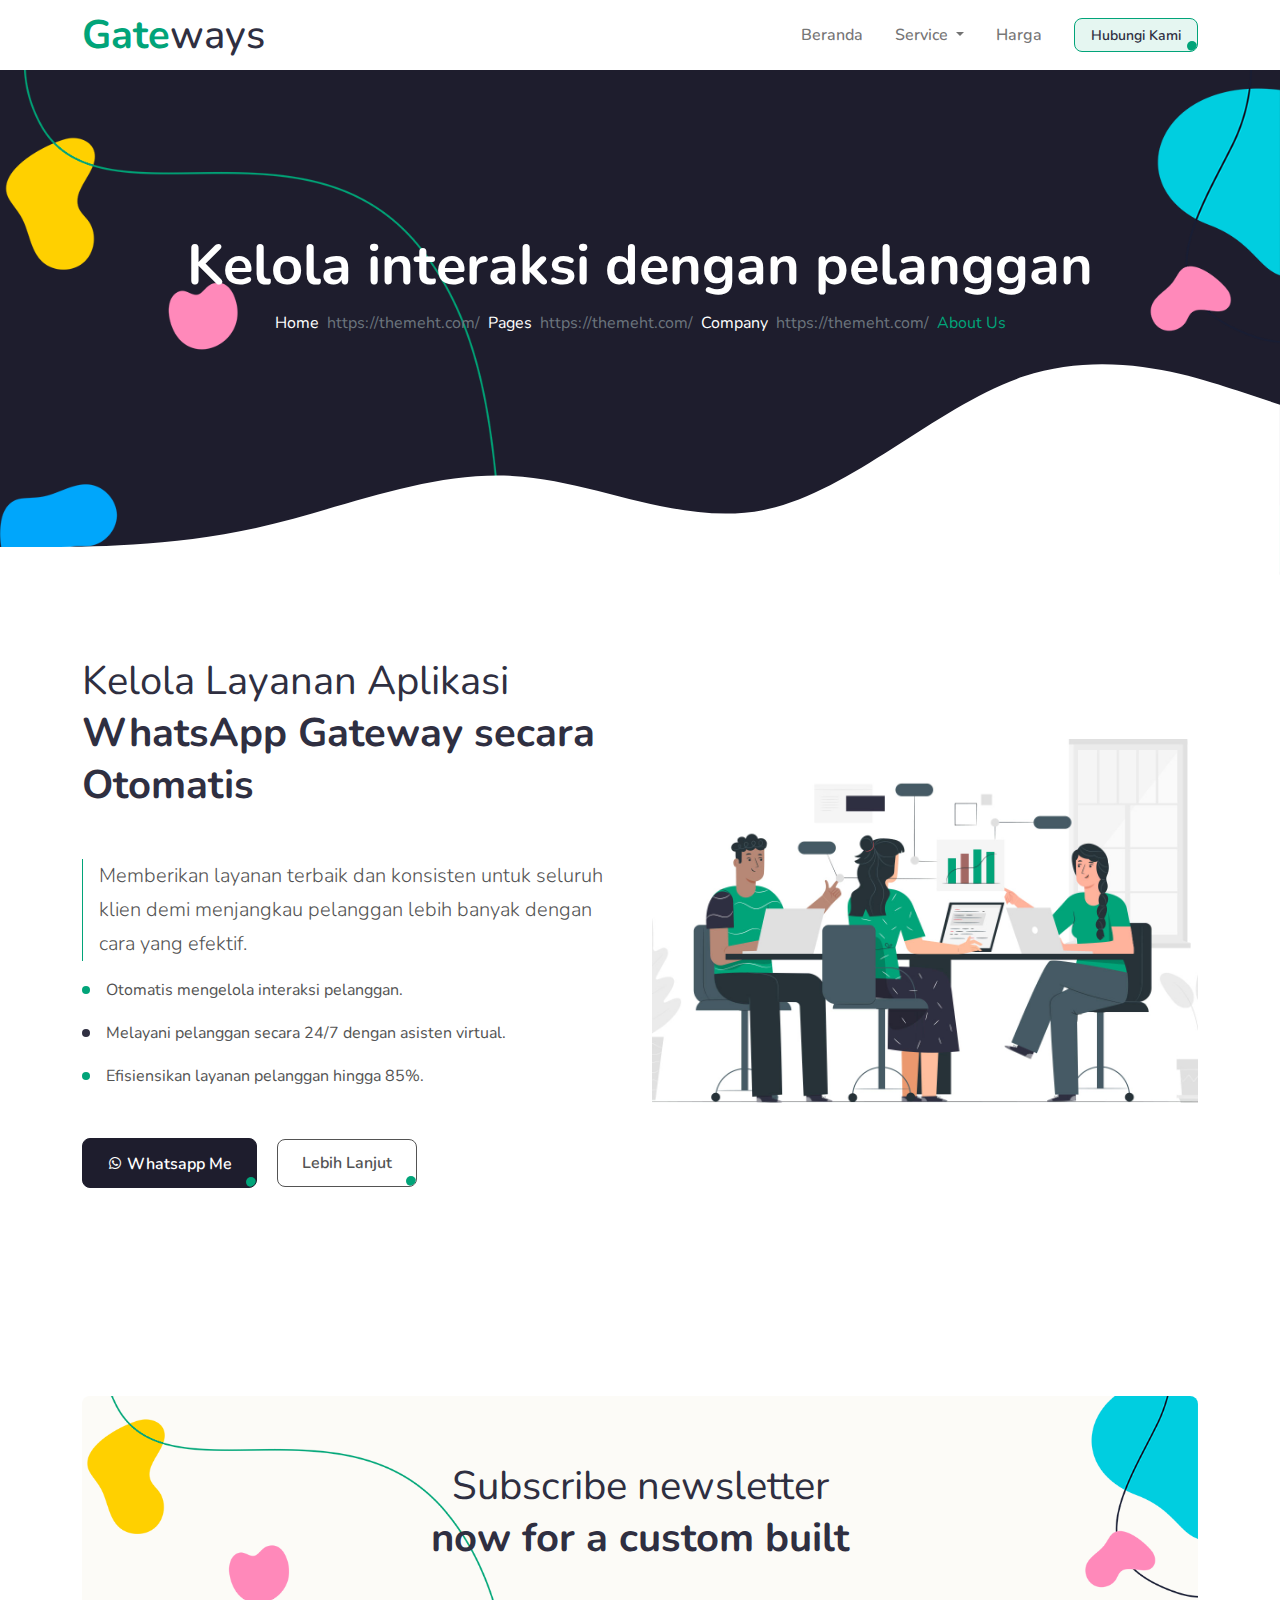
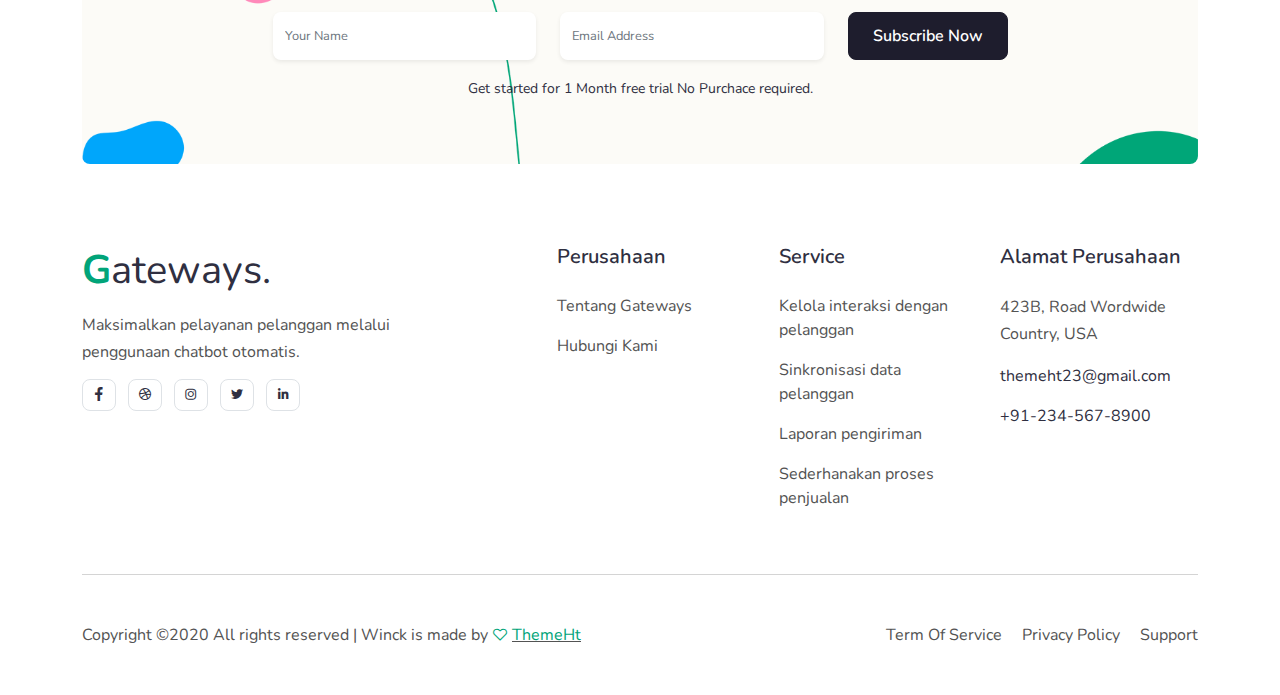
<file: content-service-1.html>
<!DOCTYPE html>
<html lang="en">
<!-- Mirrored from themeht.com/template/winck/ltr/about-us-1.html by HTTrack Website Copier/3.x [XR&CO'2014], Wed, 25 Jan 2023 17:33:07 GMT -->

<head>
  <!-- meta tags -->
  <meta charset="utf-8" />
  <meta name="keywords" content="bootstrap 5, premium, multipurpose, sass, scss, saas" />
  <meta name="description" content="Bootstrap 5 Landing Page Template" />
  <meta name="author" content="www.themeht.com" />
  <meta name="viewport" content="width=device-width, initial-scale=1" />

  <!-- Title -->
  <title>ILCS</title>

  <!-- Favicon Icon -->
  <link rel="shortcut icon" href="assets/images/favicon.ico" />

  <!-- line-awesome -->
  <link rel="stylesheet" href="https://cdnjs.cloudflare.com/ajax/libs/font-awesome/5.15.4/css/all.min.css" />

  <!-- inject css start -->

  <!--== bootstrap -->
  <link href="assets/css/bootstrap.min.css" rel="stylesheet" type="text/css" />

  <!--== animate -->
  <link href="assets/css/animate.css" rel="stylesheet" type="text/css" />

  <!--== line-awesome -->
  <link href="assets/css/line-awesome.min.css" rel="stylesheet" type="text/css" />

  <!--== magnific-popup -->
  <link href="assets/css/magnific-popup.css" rel="stylesheet" type="text/css" />

  <!--== owl.carousel -->
  <link href="assets/css/owl.carousel.css" rel="stylesheet" type="text/css" />

  <!--== spacing -->
  <link href="assets/css/spacing.css" rel="stylesheet" type="text/css" />

  <!--== theme.min -->
  <link href="assets/css/theme.min.css" rel="stylesheet" />

  <!-- inject css end -->
</head>

<body>
  <!-- page wrapper start -->

  <div class="page-wrapper">
    <!-- preloader start -->

    <div id="ht-preloader">
      <div class="loader clear-loader">
        <span>I</span>
        <span>l</span>
        <span>c</span>
        <span>s</span>
      </div>
    </div>

    <!-- preloader end -->

    <!--header start-->

    <header class="site-header">
      <div id="header-wrap">
        <div class="container">
          <div class="row">
            <!--menu start-->
            <div class="col">
              <nav class="navbar navbar-expand-lg navbar-light">
                <a class="navbar-brand logo text-primary mb-0 font-w-7" href="index.html">
                  Gate<span class="text-dark font-w-5">ways</span>
                </a>
                <button class="navbar-toggler" type="button" data-bs-toggle="collapse" data-bs-target="#navbarNav"
                  aria-expanded="false" aria-label="Toggle navigation">
                  <span class="navbar-toggler-icon"></span>
                </button>
                <div class="collapse navbar-collapse" id="navbarNav">
                  <ul class="navbar-nav ms-auto">
                    <li class="nav-item active">
                      <a href="index.html" class="nav-link">Beranda</a>
                    </li>
                    <li class="nav-item dropdown">
                      <a class="nav-link dropdown-toggle" href="#" id="navbarDropdown" role="button"
                        data-bs-toggle="dropdown" aria-expanded="false">Service
                      </a>
                      <ul class="dropdown-menu dropdown-menu-start" aria-labelledby="navbarDropdown">
                        <li><a class="dropdown-item" href="content-service-1.html">Kelola interaksi dengan pelanggan</a>
                        </li>
                        <li><a class="dropdown-item" href="content-service-2.html">Sinkronisasi data pelanggan </a>
                        <li><a class="dropdown-item" href="content-service-3.html">Laporan pengiriman</a></li>
                        <li><a class="dropdown-item" href="content-service-4.html">Sederhanakan proses penjualan</a>
                        </li>
                      </ul>
                    </li>
                    <li class="nav-item active">
                      <a href="pricing.html" class="nav-link">Harga</a>
                    </li>
                  </ul>
                </div>
                <div class="d-sm-flex align-items-center justify-content-end">
                  <a class="btn btn btn-primary btn-sm ms-3 d-sm-inline-block d-none" href="contact-us.html">Hubungi
                    Kami</a>
                </div>
              </nav>
            </div>
            <!--menu end-->
          </div>
        </div>
      </div>
    </header>
    <!--header end-->

    <!--hero section start-->

    <section class="hero-banner position-relative custom-pt-1 custom-pb-2 bg-dark"
      data-bg-img="assets/images/bg/02.png">
      <div class="container">
        <div class="row text-white text-center z-index-1">
          <div class="col">
            <h1 class="text-white">Kelola interaksi dengan pelanggan</h1>
            <nav aria-label="breadcrumb">
              <ol class="breadcrumb justify-content-center bg-transparent p-0 m-0">
                <li class="breadcrumb-item">
                  <a class="text-white" href="#">Home</a>
                </li>
                <li class="breadcrumb-item">Pages</li>
                <li class="breadcrumb-item">Company</li>
                <li class="breadcrumb-item active text-primary" aria-current="page">
                  About Us
                </li>
              </ol>
            </nav>
          </div>
        </div>
        <!-- / .row -->
      </div>
      <!-- / .container -->
      <div class="shape-1 bottom">
        <svg xmlns="http://www.w3.org/2000/svg" viewBox="0 0 1440 320">
          <path fill="#fff" fill-opacity="1"
            d="M0,288L48,288C96,288,192,288,288,266.7C384,245,480,203,576,208C672,213,768,267,864,245.3C960,224,1056,128,1152,96C1248,64,1344,96,1392,112L1440,128L1440,320L1392,320C1344,320,1248,320,1152,320C1056,320,960,320,864,320C768,320,672,320,576,320C480,320,384,320,288,320C192,320,96,320,48,320L0,320Z">
          </path>
        </svg>
      </div>
    </section>

    <!--hero section end-->

    <!--body content start-->

    <div class="page-content">

      <section>
        <div class="container">
          <div class="row align-items-center mb-5">
            <div class="col-12 col-lg-5 col-xl-6 order-lg-1 mb-8 mb-lg-0">
              <!-- Image -->
              <img src="assets/images/blog/01.jpg" class="img-fluid" alt="..." />
            </div>
            <div class="col-12 col-lg-6">
              <div class="mb-3">
                <h2>
                  <span class="font-w-4 d-block">Kelola Layanan Aplikasi </span>
                  WhatsApp Gateway secara Otomatis
                  </h1>
                  <blockquote class="mt-5 mb-0 ps-3 border-start border-primary">
                    <p class="lead mb-0">
                      Memberikan layanan terbaik dan konsisten untuk seluruh klien
                      demi menjangkau pelanggan lebih banyak dengan cara yang efektif.
                    </p>
                  </blockquote>
              </div>
              <div>
                <div class="mb-3">
                  <div class="d-flex align-items-start">
                    <div class="me-3">
                      <span class="list-dot" data-bg-color="#01a479"></span>
                    </div>
                    <p class="mb-0">
                      Otomatis mengelola interaksi pelanggan.
                    </p>
                  </div>
                </div>
                <div class="mb-3">
                  <div class="d-flex align-items-start">
                    <div class="me-3">
                      <span class="list-dot" data-bg-color="#2f2f41"></span>
                    </div>
                    <p class="mb-0">
                      Melayani pelanggan secara 24/7 dengan asisten virtual.
                    </p>
                  </div>
                </div>
                <div>
                  <div class="d-flex align-items-start">
                    <div class="me-3">
                      <span class="list-dot" data-bg-color="#01a479"></span>
                    </div>
                    <p class="mb-0">
                      Efisiensikan layanan pelanggan hingga 85%.
                    </p>
                  </div>
                </div>
              </div>
              <a href="https://wa.me/yourwhatsappnumber" class="btn btn-dark mt-5 me-3">
                <i class="la la-whatsapp"></i> Whatsapp Me
              </a>
              <a href="#" class="btn btn-blue cta-waba show mt-5">Lebih Lanjut</a>
            </div>
          </div>
          <!-- / .row -->
        </div>
      </section>

      <!-- / .container -->

      <!--newsletter start-->
      <section>
        <div class="container">
          <div class="row">
            <div class="col">
              <div class="bg-light bg-pos-l py-6 px-4 px-lg-6 text-center rounded"
                data-bg-img="assets/images/bg/02.png">
                <div class="mb-5">
                  <h2>
                    <span class="font-w-4 d-block">Subscribe newsletter</span>
                    now for a custom built
                  </h2>
                </div>
                <div class="row justify-content-center">
                  <div class="col-lg-9">
                    <div class="subscribe-form text-center">
                      <form id="mc-form" class="row mb-3">
                        <div class="col-md">
                          <input type="text" value="" name="NAME" class="name form-control border-0 shadow-sm rounded"
                            id="mc-name" placeholder="Your Name" required="" />
                        </div>
                        <div class="col-md">
                          <input type="email" value="" name="EMAIL"
                            class="email form-control border-0 shadow-sm rounded mt-3 mt-md-0" id="mc-email"
                            placeholder="Email Address" required="" />
                        </div>
                        <div class="col-md-auto">
                          <input class="btn btn-dark mt-3 mt-md-0" type="submit" name="subscribe"
                            value="Subscribe Now" />
                        </div>
                      </form>
                      <small class="text-dark">Get started for 1 Month free trial No Purchace
                        required.</small>
                    </div>
                  </div>
                </div>
              </div>
            </div>
          </div>
        </div>
      </section>

      <!--newsletter end-->
    </div>

    <!--body content end-->

    <!--footer start-->

    <footer>
      <div class="container">
        <div class="row">
          <div class="col-12 col-lg-5 col-xl-4 me-auto mb-5 mb-lg-0">
            <a class="footer-logo h2 text-primary mb-0 font-w-7" href="index.html">
              G<span class="text-dark font-w-4">ateways.</span>
            </a>
            <p class="my-3">
              Maksimalkan pelayanan pelanggan melalui penggunaan chatbot otomatis.
            </p>
            <ul class="list-inline">
              <li class="list-inline-item">
                <a class="border rounded px-2 py-1 text-dark" href="#"><i class="la la-facebook"></i></a>
              </li>
              <li class="list-inline-item">
                <a class="border rounded px-2 py-1 text-dark" href="#"><i class="la la-dribbble"></i></a>
              </li>
              <li class="list-inline-item">
                <a class="border rounded px-2 py-1 text-dark" href="#"><i class="la la-instagram"></i></a>
              </li>
              <li class="list-inline-item">
                <a class="border rounded px-2 py-1 text-dark" href="#"><i class="la la-twitter"></i></a>
              </li>
              <li class="list-inline-item">
                <a class="border rounded px-2 py-1 text-dark" href="#"><i class="la la-linkedin"></i></a>
              </li>
            </ul>
          </div>
          <div class="col-12 col-lg-6 col-xl-7">
            <div class="row">
              <div class="col-12 col-sm-4 navbar-light">
                <h5 class="mb-4">Perusahaan</h5>
                <ul class="list-unstyled mb-0">
                  <li class="mb-3">
                    <a class="list-group-item-action" href="index.html">Tentang Gateways</a>
                  </li>
                  <li class="mb-3">
                    <a class="list-group-item-action" href="contact-us.html">Hubungi Kami</a>
                  </li>
                  <li>
                </ul>
              </div>
              <div class="col-12 col-sm-4 mt-6 mt-sm-0 navbar-light">
                <h5 class="mb-4">Service</h5>
                <ul class="list-unstyled mb-0">
                  <li class="mb-3">
                    <a class="list-group-item-action" href="content-service-1.html">Kelola interaksi dengan
                      pelanggan</a>
                  </li>
                  <li class="mb-3">
                    <a class="list-group-item-action" href="content-service-2.html">Sinkronisasi data pelanggan</a>
                  </li>
                  <li class="mb-3">
                    <a class="list-group-item-action" href="content-service-3.html">Laporan pengiriman</a>
                  </li>
                  <li class="mb-3">
                    <a class="list-group-item-action" href="content-service-4.html">Sederhanakan proses penjualan</a>
                  </li>
                  <!-- <li class="mb-3">
                    <a class="list-group-item-action" href="login.html">Account</a>
                  </li> -->
                  <!-- <li>
                    <a class="list-group-item-action" href="career.html">Careers</a>
                  </li> -->
                </ul>
              </div>
              <div class="col-12 col-sm-4 mt-6 mt-sm-0 navbar-light">
                <h5 class="mb-4">Alamat Perusahaan</h5>
                <div class="mb-3">
                  <p class="mb-0 text-muted">
                    423B, Road Wordwide Country, USA
                  </p>
                </div>
                <div class="mb-3">
                  <a class="btn-link" href="mailto:themeht23@gmail.com">
                    themeht23@gmail.com</a>
                </div>
                <div>
                  <a class="btn-link" href="tel:+912345678900">+91-234-567-8900</a>
                </div>
              </div>
            </div>
          </div>
        </div>
        <div class="row my-5">
          <div class="col">
            <hr class="m-0" />
          </div>
        </div>
        <div class="row align-items-center mb-5">
          <div class="col-md-6">
            Copyright ©2020 All rights reserved | Winck is made by
            <i class="lar la-heart text-primary heartBeat2"></i>
            <u><a class="text-primary" href="#">ThemeHt</a></u>
          </div>
          <div class="col-md-6 text-md-end mt-3 mt-md-0">
            <ul class="list-inline mb-0">
              <li class="me-3 list-inline-item">
                <a class="list-group-item-action" href="terms-and-conditions.html">
                  Term Of Service
                </a>
              </li>
              <li class="me-3 list-inline-item">
                <a class="list-group-item-action" href="privacy-policy.html">
                  Privacy Policy
                </a>
              </li>
              <li class="list-inline-item">
                <a class="list-group-item-action" href="#"> Support </a>
              </li>
            </ul>
          </div>
        </div>
      </div>
    </footer>

    <!--footer end-->
  </div>

  <!-- page wrapper end -->

  <!--back-to-top start-->

  <div class="scroll-top">
    <a class="smoothscroll" href="#top">Scroll Top</a>
  </div>

  <!--back-to-top end-->

  <!-- inject js start -->

  <!--== jquery -->
  <script src="assets/js/jquery.min.js"></script>

  <!--== bootstrap -->
  <script src="assets/js/bootstrap.bundle.min.js"></script>

  <!--== owl-carousel -->
  <script src="assets/js/owl.carousel.min.js"></script>

  <!--== magnific-popup -->
  <script src="assets/js/jquery.magnific-popup.min.js"></script>

  <!--== counter -->
  <script src="assets/js/counter.js"></script>

  <!--== countdown -->
  <script src="assets/js/jquery.countdown.min.js"></script>

  <!--== particles -->
  <script src="assets/js/particles.js"></script>

  <!--== typer -->
  <script src="assets/js/typer.js"></script>

  <!--== wow -->
  <script src="assets/js/wow.min.js"></script>

  <!--== theme-script -->
  <script src="assets/js/theme-script.js"></script>

  <!-- inject js end -->
</body>

<!-- Mirrored from themeht.com/template/winck/ltr/index.html by HTTrack Website Copier/3.x [XR&CO'2014], Wed, 25 Jan 2023 17:32:31 GMT -->

</html>
</file>
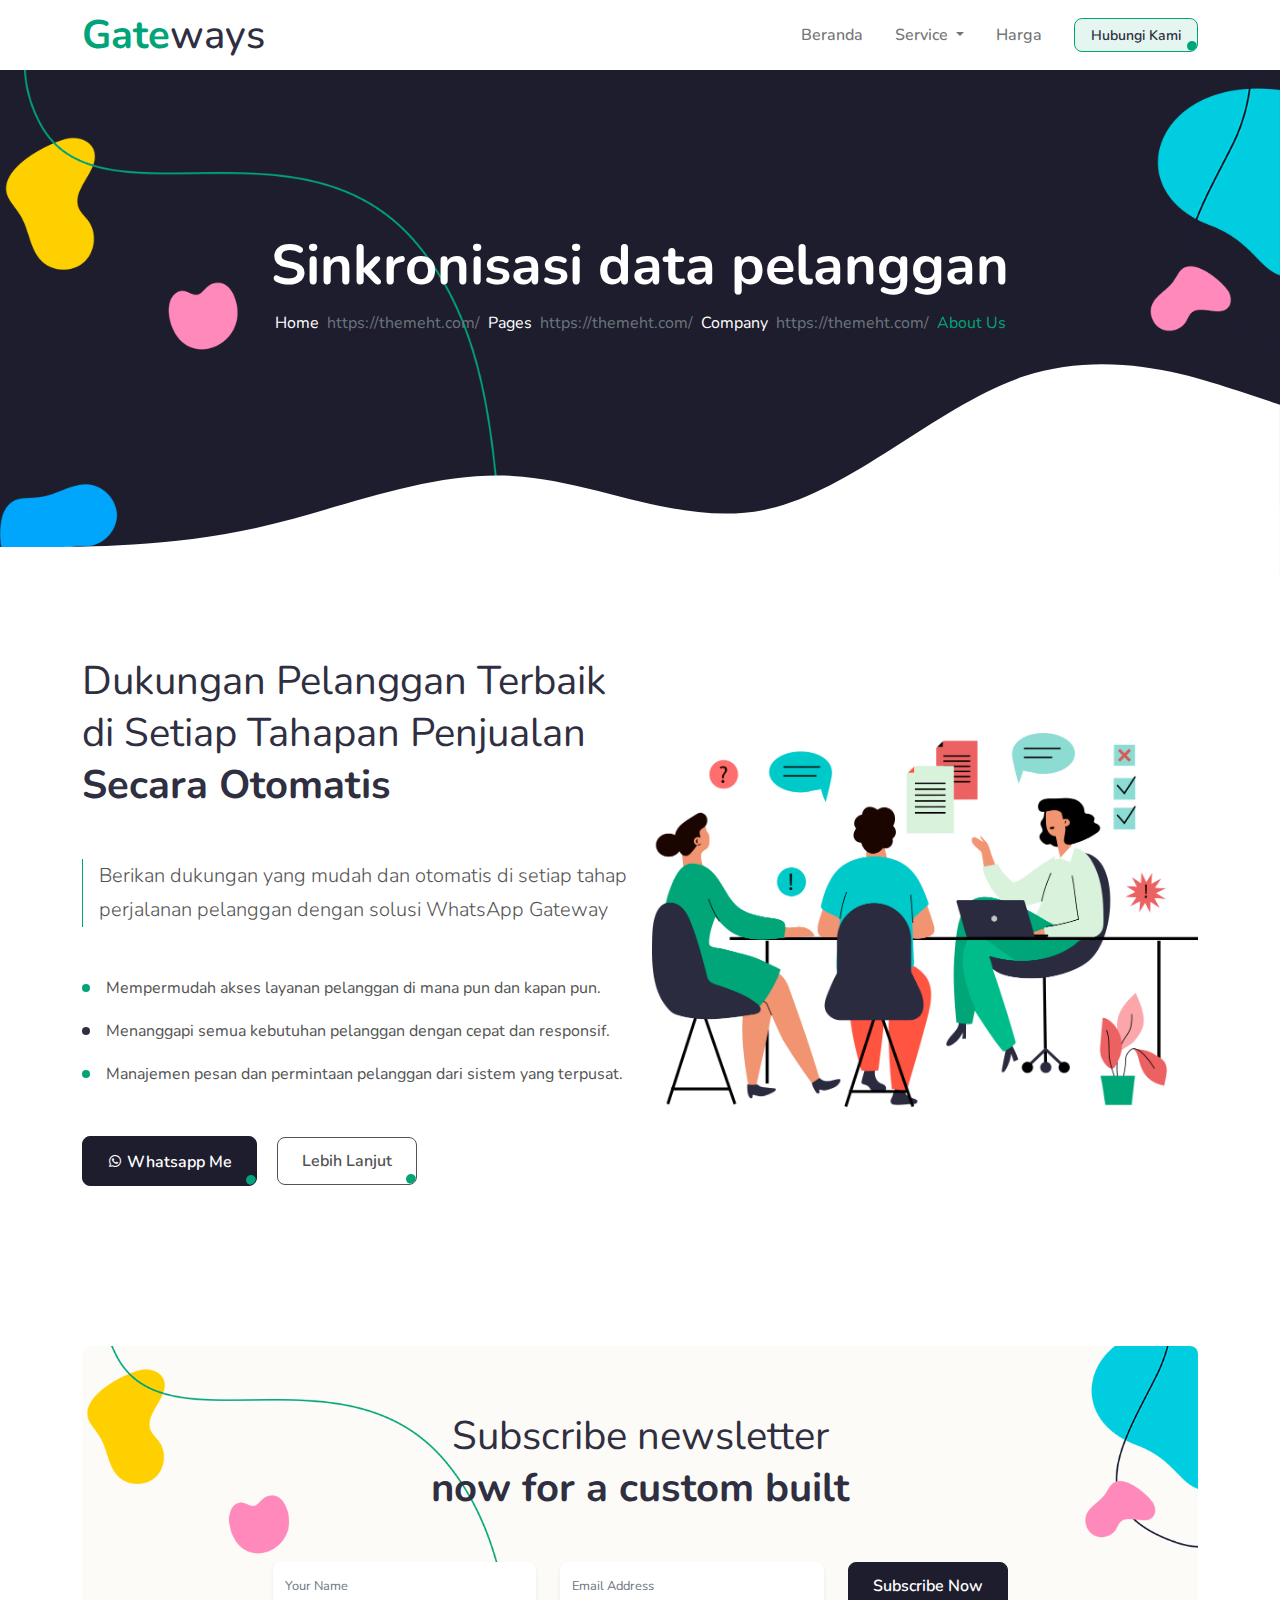
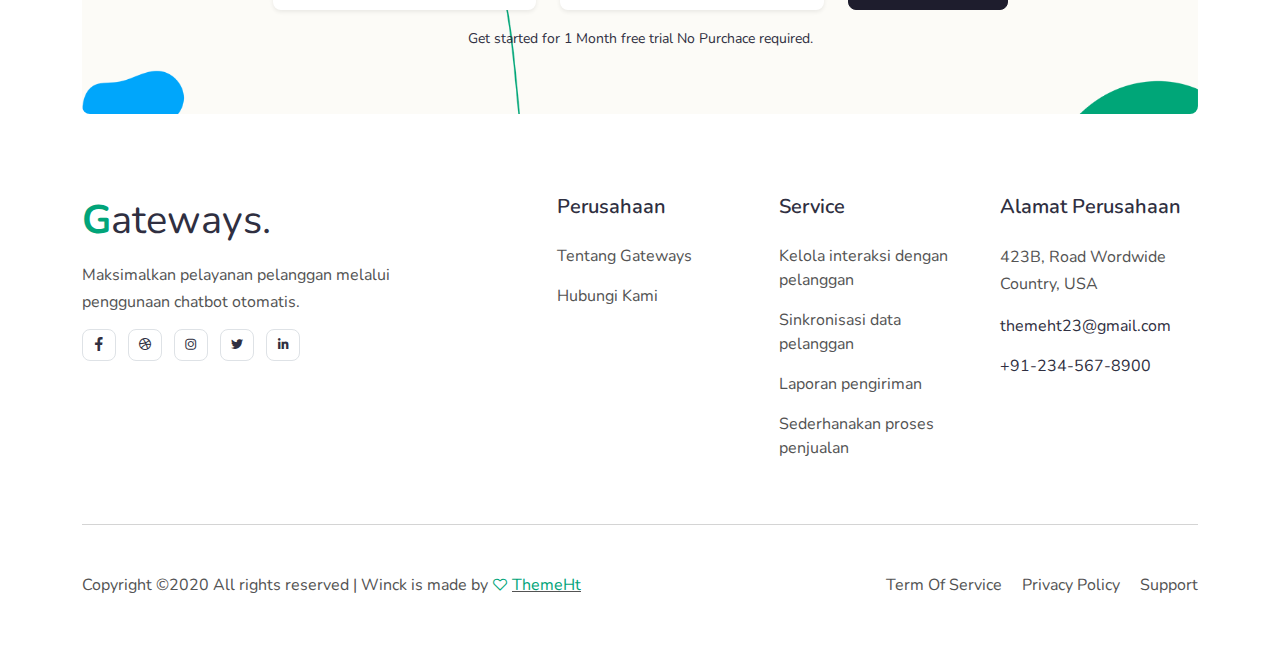
<file: content-service-2.html>
<!DOCTYPE html>
<html lang="en">
<!-- Mirrored from themeht.com/template/winck/ltr/about-us-1.html by HTTrack Website Copier/3.x [XR&CO'2014], Wed, 25 Jan 2023 17:33:07 GMT -->

<head>
  <!-- meta tags -->
  <meta charset="utf-8" />
  <meta name="keywords" content="bootstrap 5, premium, multipurpose, sass, scss, saas" />
  <meta name="description" content="Bootstrap 5 Landing Page Template" />
  <meta name="author" content="www.themeht.com" />
  <meta name="viewport" content="width=device-width, initial-scale=1" />

  <!-- Title -->
  <title>ILCS</title>

  <!-- Favicon Icon -->
  <link rel="shortcut icon" href="assets/images/favicon.ico" />

  <!-- inject css start -->

  <!--== bootstrap -->
  <link href="assets/css/bootstrap.min.css" rel="stylesheet" type="text/css" />

  <!--== animate -->
  <link href="assets/css/animate.css" rel="stylesheet" type="text/css" />

  <!--== line-awesome -->
  <link href="assets/css/line-awesome.min.css" rel="stylesheet" type="text/css" />

  <!--== magnific-popup -->
  <link href="assets/css/magnific-popup.css" rel="stylesheet" type="text/css" />

  <!--== owl.carousel -->
  <link href="assets/css/owl.carousel.css" rel="stylesheet" type="text/css" />

  <!--== spacing -->
  <link href="assets/css/spacing.css" rel="stylesheet" type="text/css" />

  <!--== theme.min -->
  <link href="assets/css/theme.min.css" rel="stylesheet" />

  <!-- inject css end -->
</head>

<body>
  <!-- page wrapper start -->

  <div class="page-wrapper">
    <!-- preloader start -->

    <div id="ht-preloader">
      <div class="loader clear-loader">
        <span>I</span>
        <span>l</span>
        <span>c</span>
        <span>s</span>
      </div>
    </div>

    <!-- preloader end -->

    <!--header start-->

    <header class="site-header">
      <div id="header-wrap">
        <div class="container">
          <div class="row">
            <!--menu start-->
            <div class="col">
              <nav class="navbar navbar-expand-lg navbar-light">
                <a class="navbar-brand logo text-primary mb-0 font-w-7" href="index.html">
                  Gate<span class="text-dark font-w-5">ways</span>
                </a>
                <button class="navbar-toggler" type="button" data-bs-toggle="collapse" data-bs-target="#navbarNav"
                  aria-expanded="false" aria-label="Toggle navigation">
                  <span class="navbar-toggler-icon"></span>
                </button>
                <div class="collapse navbar-collapse" id="navbarNav">
                  <ul class="navbar-nav ms-auto">
                    <li class="nav-item active">
                      <a href="index.html" class="nav-link">Beranda</a>
                    </li>
                    <li class="nav-item dropdown">
                      <a class="nav-link dropdown-toggle" href="#" id="navbarDropdown" role="button"
                        data-bs-toggle="dropdown" aria-expanded="false">Service
                      </a>
                      <ul class="dropdown-menu dropdown-menu-start" aria-labelledby="navbarDropdown">
                        <li>
                          <a class="dropdown-item" href="content-service-1.html">Kelola interaksi dengan pelanggan</a>
                        </li>
                        <li>
                          <a class="dropdown-item" href="content-service-2.html">Sinkronisasi data pelanggan</a>
                        </li>
                        <li>
                          <a class="dropdown-item" href="content-service-3.html">Laporan Pengiriman</a>
                        </li>
                    </li>
                    <a class="dropdown-item" href="content-service-4.html">Sederhanakan proses penjualan</a>
                  </ul>
                  </li>

                  <li class="nav-item active">
                    <a href="pricing.html" class="nav-link">Harga</a>
                  </li>
                  </ul>
                </div>
                <div class="d-sm-flex align-items-center justify-content-end">
                  <a class="btn btn btn-primary btn-sm ms-3 d-sm-inline-block d-none" href="#">Hubungi Kami</a>
                </div>
              </nav>
            </div>
            <!--menu end-->
          </div>
        </div>
      </div>
    </header>
    <!--header end-->

    <!--hero section start-->

    <section class="hero-banner position-relative custom-pt-1 custom-pb-2 bg-dark"
      data-bg-img="assets/images/bg/02.png">
      <div class="container">
        <div class="row text-white text-center z-index-1">
          <div class="col">
            <h1 class="text-white">Sinkronisasi data pelanggan</h1>
            <nav aria-label="breadcrumb">
              <ol class="breadcrumb justify-content-center bg-transparent p-0 m-0">
                <li class="breadcrumb-item">
                  <a class="text-white" href="#">Home</a>
                </li>
                <li class="breadcrumb-item">Pages</li>
                <li class="breadcrumb-item">Company</li>
                <li class="breadcrumb-item active text-primary" aria-current="page">
                  About Us
                </li>
              </ol>
            </nav>
          </div>
        </div>
        <!-- / .row -->
      </div>
      <!-- / .container -->
      <div class="shape-1 bottom">
        <svg xmlns="http://www.w3.org/2000/svg" viewBox="0 0 1440 320">
          <path fill="#fff" fill-opacity="1"
            d="M0,288L48,288C96,288,192,288,288,266.7C384,245,480,203,576,208C672,213,768,267,864,245.3C960,224,1056,128,1152,96C1248,64,1344,96,1392,112L1440,128L1440,320L1392,320C1344,320,1248,320,1152,320C1056,320,960,320,864,320C768,320,672,320,576,320C480,320,384,320,288,320C192,320,96,320,48,320L0,320Z">
          </path>
        </svg>
      </div>
    </section>

    <!--hero section end-->

    <!--body content start-->

    <div class="page-content">


      <section>
        <div class="container">
          <div class="row align-items-center">
            <div class="col-12 col-lg-5 col-xl-6 order-lg-1 mb-8 mb-lg-0">
              <!-- Image -->
              <img src="assets/images/hero/01.png" class="img-fluid" alt="..." />
            </div>
            <div class="col-12 col-lg-6">
              <div class="mb-5">
                <h2>
                  <span class="font-w-4 d-block">Dukungan Pelanggan Terbaik di Setiap Tahapan Penjualan </span>
                  Secara Otomatis
                  </h1>
                  <blockquote class="mt-5 mb-0 ps-3 border-start border-primary">
                    <p class="lead mb-0">
                      Berikan dukungan yang mudah dan otomatis di setiap tahap perjalanan pelanggan dengan solusi
                      WhatsApp Gateway
                    </p>
                  </blockquote>
              </div>
              <div>
                <div class="mb-3">
                  <div class="d-flex align-items-start">
                    <div class="me-3">
                      <span class="list-dot" data-bg-color="#01a479"></span>
                    </div>
                    <p class="mb-0">
                      Mempermudah akses layanan pelanggan di mana pun dan kapan pun.
                    </p>
                  </div>
                </div>
                <div class="mb-3">
                  <div class="d-flex align-items-start">
                    <div class="me-3">
                      <span class="list-dot" data-bg-color="#2f2f41"></span>
                    </div>
                    <p class="mb-0">
                      Menanggapi semua kebutuhan pelanggan dengan cepat dan responsif.
                    </p>
                  </div>
                </div>
                <div>
                  <div class="d-flex align-items-start">
                    <div class="me-3">
                      <span class="list-dot" data-bg-color="#01a479"></span>
                    </div>
                    <p class="mb-0">
                      Manajemen pesan dan permintaan pelanggan dari sistem yang terpusat.
                    </p>
                  </div>
                </div>
              </div>
              <a href="https://wa.me/yourwhatsappnumber" class="btn btn-dark mt-5 me-3">
                <i class="la la-whatsapp"></i> Whatsapp Me
              </a>
              <a href="#" class="btn btn-blue cta-waba show mt-5">Lebih Lanjut</a>
            </div>
          </div>
          <!-- / .row -->
        </div>
        <!-- / .container -->
      </section>



      <!-- / .container -->

      <!--newsletter start-->
      <section>
        <div class="container">
          <div class="row">
            <div class="col">
              <div class="bg-light bg-pos-l py-6 px-4 px-lg-6 text-center rounded"
                data-bg-img="assets/images/bg/02.png">
                <div class="mb-5">
                  <h2>
                    <span class="font-w-4 d-block">Subscribe newsletter</span>
                    now for a custom built
                  </h2>
                </div>
                <div class="row justify-content-center">
                  <div class="col-lg-9">
                    <div class="subscribe-form text-center">
                      <form id="mc-form" class="row mb-3">
                        <div class="col-md">
                          <input type="text" value="" name="NAME" class="name form-control border-0 shadow-sm rounded"
                            id="mc-name" placeholder="Your Name" required="" />
                        </div>
                        <div class="col-md">
                          <input type="email" value="" name="EMAIL"
                            class="email form-control border-0 shadow-sm rounded mt-3 mt-md-0" id="mc-email"
                            placeholder="Email Address" required="" />
                        </div>
                        <div class="col-md-auto">
                          <input class="btn btn-dark mt-3 mt-md-0" type="submit" name="subscribe"
                            value="Subscribe Now" />
                        </div>
                      </form>
                      <small class="text-dark">Get started for 1 Month free trial No Purchace
                        required.</small>
                    </div>
                  </div>
                </div>
              </div>
            </div>
          </div>
        </div>
      </section>

      <!--newsletter end-->
    </div>

    <!--body content end-->

    <!--footer start-->


    <footer>
      <div class="container">
        <div class="row">
          <div class="col-12 col-lg-5 col-xl-4 me-auto mb-5 mb-lg-0">
            <a class="footer-logo h2 text-primary mb-0 font-w-7" href="index.html">
              G<span class="text-dark font-w-4">ateways.</span>
            </a>
            <p class="my-3">
              Maksimalkan pelayanan pelanggan melalui penggunaan chatbot otomatis.
            </p>
            <ul class="list-inline">
              <li class="list-inline-item">
                <a class="border rounded px-2 py-1 text-dark" href="#"><i class="la la-facebook"></i></a>
              </li>
              <li class="list-inline-item">
                <a class="border rounded px-2 py-1 text-dark" href="#"><i class="la la-dribbble"></i></a>
              </li>
              <li class="list-inline-item">
                <a class="border rounded px-2 py-1 text-dark" href="#"><i class="la la-instagram"></i></a>
              </li>
              <li class="list-inline-item">
                <a class="border rounded px-2 py-1 text-dark" href="#"><i class="la la-twitter"></i></a>
              </li>
              <li class="list-inline-item">
                <a class="border rounded px-2 py-1 text-dark" href="#"><i class="la la-linkedin"></i></a>
              </li>
            </ul>
          </div>
          <div class="col-12 col-lg-6 col-xl-7">
            <div class="row">
              <div class="col-12 col-sm-4 navbar-light">
                <h5 class="mb-4">Perusahaan</h5>
                <ul class="list-unstyled mb-0">
                  <li class="mb-3">
                    <a class="list-group-item-action" href="index.html">Tentang Gateways</a>
                  </li>
                  <li class="mb-3">
                    <a class="list-group-item-action" href="contact-us.html">Hubungi Kami</a>
                  </li>
                  <li>
                </ul>
              </div>
              <div class="col-12 col-sm-4 mt-6 mt-sm-0 navbar-light">
                <h5 class="mb-4">Service</h5>
                <ul class="list-unstyled mb-0">
                  <li class="mb-3">
                    <a class="list-group-item-action" href="content-service-1.html">Kelola interaksi dengan
                      pelanggan</a>
                  </li>
                  <li class="mb-3">
                    <a class="list-group-item-action" href="content-service-2.html">Sinkronisasi data pelanggan</a>
                  </li>
                  <li class="mb-3">
                    <a class="list-group-item-action" href="content-service-3.html">Laporan pengiriman</a>
                  </li>
                  <li class="mb-3">
                    <a class="list-group-item-action" href="content-service-4.html">Sederhanakan proses penjualan</a>
                  </li>
                  <!-- <li class="mb-3">
                      <a class="list-group-item-action" href="login.html">Account</a>
                    </li> -->
                  <!-- <li>
                      <a class="list-group-item-action" href="career.html">Careers</a>
                    </li> -->
                </ul>
              </div>
              <div class="col-12 col-sm-4 mt-6 mt-sm-0 navbar-light">
                <h5 class="mb-4">Alamat Perusahaan</h5>
                <div class="mb-3">
                  <p class="mb-0 text-muted">
                    423B, Road Wordwide Country, USA
                  </p>
                </div>
                <div class="mb-3">
                  <a class="btn-link" href="mailto:themeht23@gmail.com">
                    themeht23@gmail.com</a>
                </div>
                <div>
                  <a class="btn-link" href="tel:+912345678900">+91-234-567-8900</a>
                </div>
              </div>
            </div>
          </div>
        </div>
        <div class="row my-5">
          <div class="col">
            <hr class="m-0" />
          </div>
        </div>
        <div class="row align-items-center mb-5">
          <div class="col-md-6">
            Copyright ©2020 All rights reserved | Winck is made by
            <i class="lar la-heart text-primary heartBeat2"></i>
            <u><a class="text-primary" href="#">ThemeHt</a></u>
          </div>
          <div class="col-md-6 text-md-end mt-3 mt-md-0">
            <ul class="list-inline mb-0">
              <li class="me-3 list-inline-item">
                <a class="list-group-item-action" href="terms-and-conditions.html">
                  Term Of Service
                </a>
              </li>
              <li class="me-3 list-inline-item">
                <a class="list-group-item-action" href="privacy-policy.html">
                  Privacy Policy
                </a>
              </li>
              <li class="list-inline-item">
                <a class="list-group-item-action" href="#"> Support </a>
              </li>
            </ul>
          </div>
        </div>
      </div>
    </footer>

    <!--footer end-->
  </div>

  <!-- page wrapper end -->

  <!--back-to-top start-->

  <div class="scroll-top">
    <a class="smoothscroll" href="#top">Scroll Top</a>
  </div>

  <!--back-to-top end-->

  <!-- inject js start -->

  <!--== jquery -->
  <script src="assets/js/jquery.min.js"></script>

  <!--== bootstrap -->
  <script src="assets/js/bootstrap.bundle.min.js"></script>

  <!--== owl-carousel -->
  <script src="assets/js/owl.carousel.min.js"></script>

  <!--== magnific-popup -->
  <script src="assets/js/jquery.magnific-popup.min.js"></script>

  <!--== counter -->
  <script src="assets/js/counter.js"></script>

  <!--== countdown -->
  <script src="assets/js/jquery.countdown.min.js"></script>

  <!--== particles -->
  <script src="assets/js/particles.js"></script>

  <!--== typer -->
  <script src="assets/js/typer.js"></script>

  <!--== wow -->
  <script src="assets/js/wow.min.js"></script>

  <!--== theme-script -->
  <script src="assets/js/theme-script.js"></script>

  <!-- inject js end -->
</body>

<!-- Mirrored from themeht.com/template/winck/ltr/index.html by HTTrack Website Copier/3.x [XR&CO'2014], Wed, 25 Jan 2023 17:32:31 GMT -->

</html>
</file>
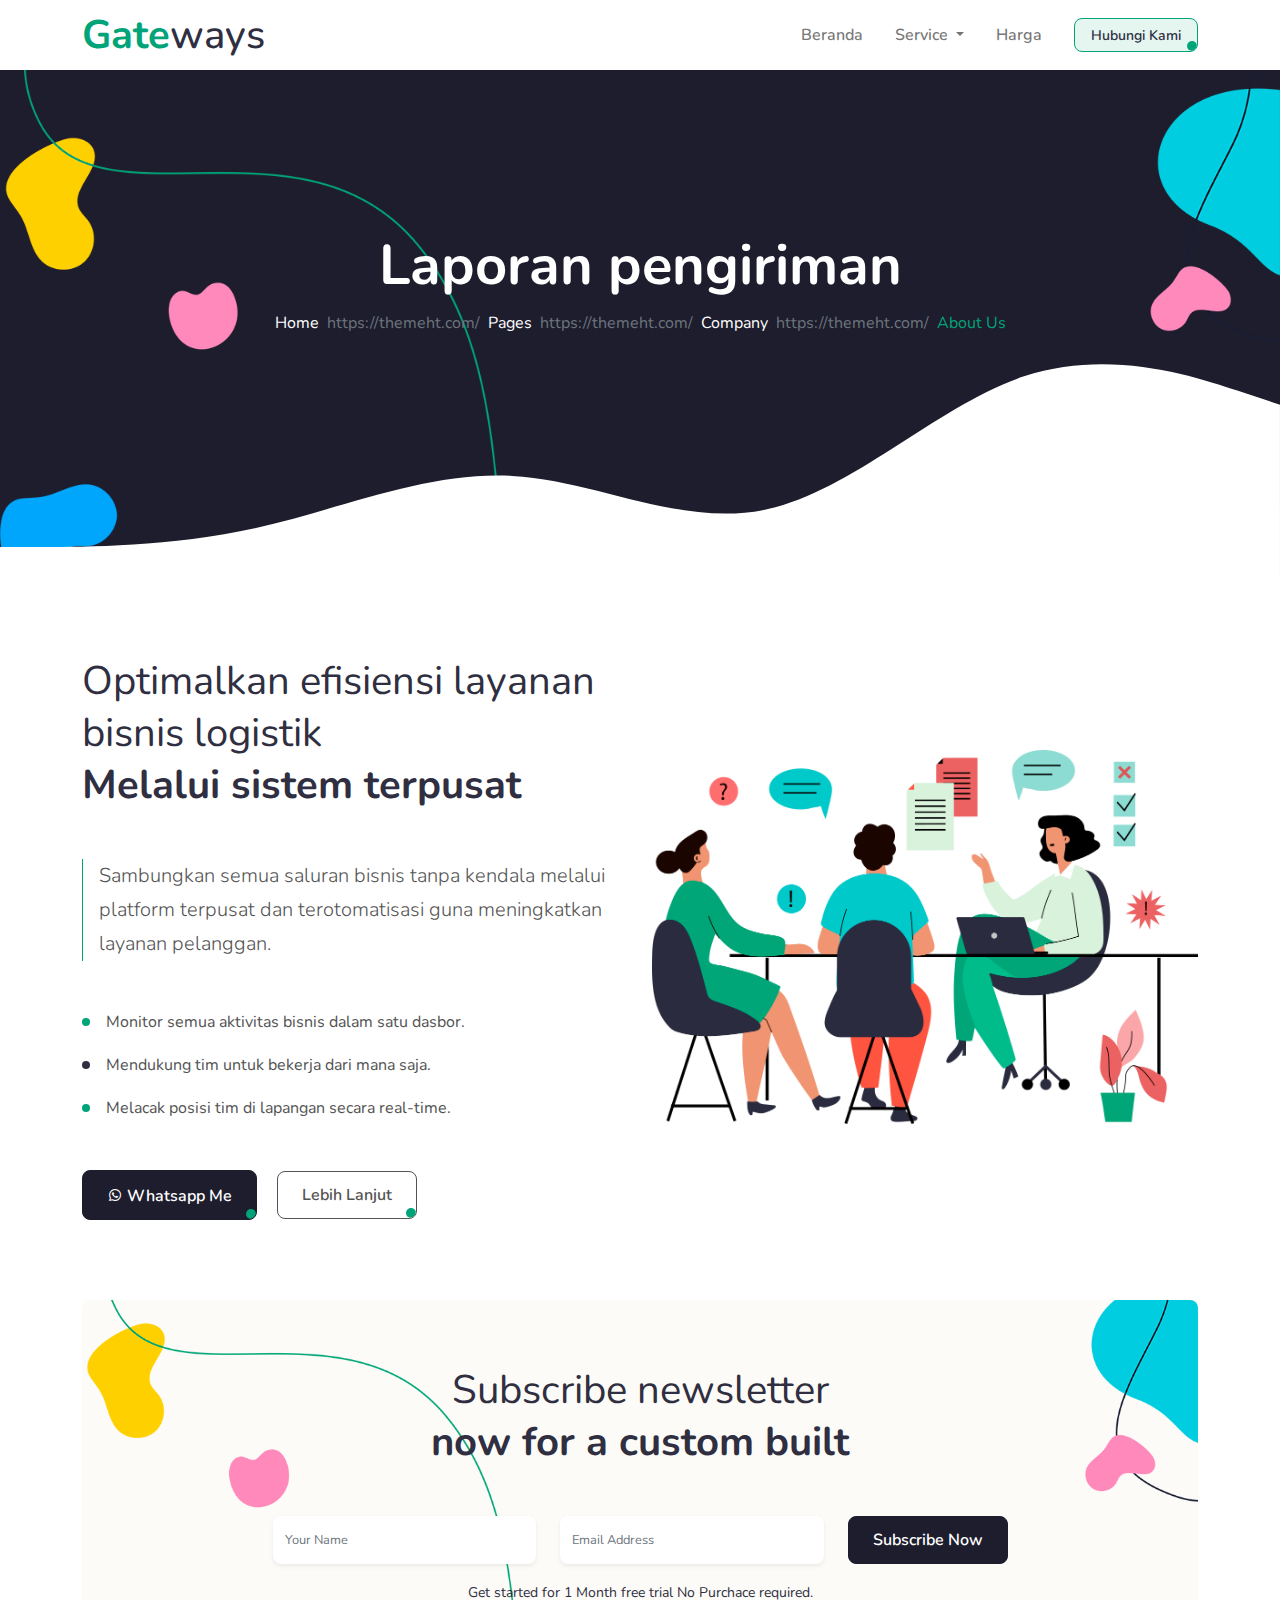
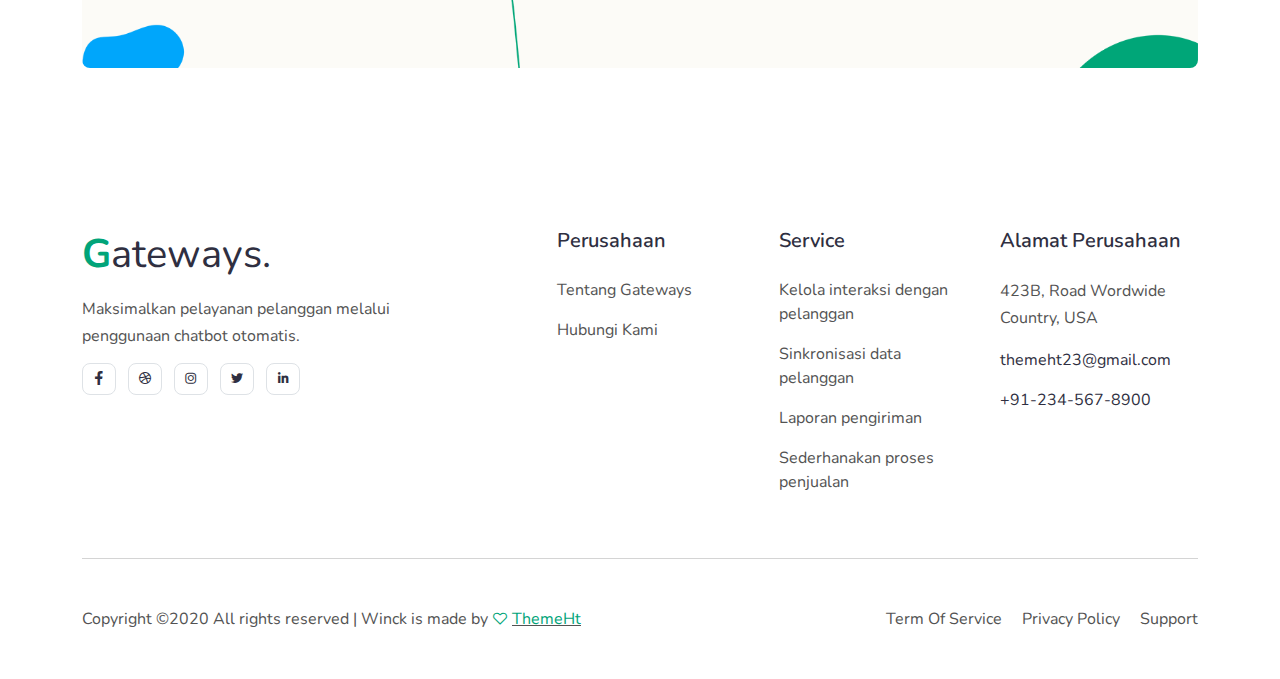
<file: content-service-3.html>
<!DOCTYPE html>
<html lang="en">
  <!-- Mirrored from themeht.com/template/winck/ltr/about-us-1.html by HTTrack Website Copier/3.x [XR&CO'2014], Wed, 25 Jan 2023 17:33:07 GMT -->

  <head>
    <!-- meta tags -->
    <meta charset="utf-8" />
    <meta
      name="keywords"
      content="bootstrap 5, premium, multipurpose, sass, scss, saas"
    />
    <meta name="description" content="Bootstrap 5 Landing Page Template" />
    <meta name="author" content="www.themeht.com" />
    <meta name="viewport" content="width=device-width, initial-scale=1" />

    <!-- Title -->
    <title>ILCS</title>

    <!-- Favicon Icon -->
    <link rel="shortcut icon" href="assets/images/favicon.ico" />

    <!-- inject css start -->

    <!--== bootstrap -->
    <link
      href="assets/css/bootstrap.min.css"
      rel="stylesheet"
      type="text/css"
    />

    <!--== animate -->
    <link href="assets/css/animate.css" rel="stylesheet" type="text/css" />

    <!--== line-awesome -->
    <link
      href="assets/css/line-awesome.min.css"
      rel="stylesheet"
      type="text/css"
    />

    <!--== magnific-popup -->
    <link
      href="assets/css/magnific-popup.css"
      rel="stylesheet"
      type="text/css"
    />

    <!--== owl.carousel -->
    <link href="assets/css/owl.carousel.css" rel="stylesheet" type="text/css" />

    <!--== spacing -->
    <link href="assets/css/spacing.css" rel="stylesheet" type="text/css" />

    <!--== theme.min -->
    <link href="assets/css/theme.min.css" rel="stylesheet" />

    <!-- inject css end -->
  </head>

  <body>
    <!-- page wrapper start -->

    <div class="page-wrapper">
      <!-- preloader start -->

      <div id="ht-preloader">
        <div class="loader clear-loader">
          <span>I</span>
          <span>l</span>
          <span>c</span>
          <span>s</span>
        </div>
      </div>

      <!-- preloader end -->

      <!--header start-->

      <header class="site-header">
        <div id="header-wrap">
          <div class="container">
            <div class="row">
              <!--menu start-->
              <div class="col">
                <nav class="navbar navbar-expand-lg navbar-light">
                  <a
                    class="navbar-brand logo text-primary mb-0 font-w-7"
                    href="index.html"
                  >
                    Gate<span class="text-dark font-w-5">ways</span>
                  </a>
                  <button
                    class="navbar-toggler"
                    type="button"
                    data-bs-toggle="collapse"
                    data-bs-target="#navbarNav"
                    aria-expanded="false"
                    aria-label="Toggle navigation"
                  >
                    <span class="navbar-toggler-icon"></span>
                  </button>
                  <div class="collapse navbar-collapse" id="navbarNav">
                    <ul class="navbar-nav ms-auto">
                      <li class="nav-item active">
                        <a href="index.html" class="nav-link">Beranda</a>
                      </li>
                      <li class="nav-item dropdown">
                        <a
                          class="nav-link dropdown-toggle"
                          href="#"
                          id="navbarDropdown"
                          role="button"
                          data-bs-toggle="dropdown"
                          aria-expanded="false"
                          >Service
                        </a>
                        <ul
                          class="dropdown-menu dropdown-menu-start"
                          aria-labelledby="navbarDropdown"
                        >
                          <li>
                            <a class="dropdown-item" href="content-service-1.html"
                              >Kelola interaksi dengan pelanggan</a
                            >
                          </li>
                          <li>
                            <a class="dropdown-item" href="content-service-2.html">Sinkronisasi data pelanggan</a>
                          </li>
                          <li>
                            <a class="dropdown-item" href="content-service-3.html">Laporan Pengiriman</a>
                          </li>
                        </li>
                        <a class="dropdown-item" href="content-service-4.html"
                        >Sederhanakan proses penjualan</a
                        >
                        </ul>
                      </li>

                      <li class="nav-item active">
                        <a href="pricing.html" class="nav-link">Harga</a>
                      </li>
                    </ul>
                  </div>
                  <div class="d-sm-flex align-items-center justify-content-end">
                    <a
                      class="btn btn btn-primary btn-sm ms-3 d-sm-inline-block d-none"
                      href="#"
                      >Hubungi Kami</a
                    >
                  </div>
                </nav>
              </div>
              <!--menu end-->
            </div>
          </div>
        </div>
      </header>
      <!--header end-->

      <!--hero section start-->

      <section
        class="hero-banner position-relative custom-pt-1 custom-pb-2 bg-dark"
        data-bg-img="assets/images/bg/02.png"
      >
        <div class="container">
          <div class="row text-white text-center z-index-1">
            <div class="col">
              <h1 class="text-white">Laporan pengiriman</h1>
              <nav aria-label="breadcrumb">
                <ol
                  class="breadcrumb justify-content-center bg-transparent p-0 m-0"
                >
                  <li class="breadcrumb-item">
                    <a class="text-white" href="#">Home</a>
                  </li>
                  <li class="breadcrumb-item">Pages</li>
                  <li class="breadcrumb-item">Company</li>
                  <li
                    class="breadcrumb-item active text-primary"
                    aria-current="page"
                  >
                    About Us
                  </li>
                </ol>
              </nav>
            </div>
          </div>
          <!-- / .row -->
        </div>
        <!-- / .container -->
        <div class="shape-1 bottom">
          <svg xmlns="http://www.w3.org/2000/svg" viewBox="0 0 1440 320">
            <path
              fill="#fff"
              fill-opacity="1"
              d="M0,288L48,288C96,288,192,288,288,266.7C384,245,480,203,576,208C672,213,768,267,864,245.3C960,224,1056,128,1152,96C1248,64,1344,96,1392,112L1440,128L1440,320L1392,320C1344,320,1248,320,1152,320C1056,320,960,320,864,320C768,320,672,320,576,320C480,320,384,320,288,320C192,320,96,320,48,320L0,320Z"
            ></path>
          </svg>
        </div>
      </section>

      <!--hero section end-->

      <!--body content start-->

      <div class="page-content">
        <!--Payment start-->
        <section>
          <div class="container">
            <div class="row align-items-center">
              <div class="col-12 col-lg-5 col-xl-6 order-lg-1 mb-8 mb-lg-0">
                <!-- Image -->
                <img
                  src="assets/images/hero/01.png"
                  class="img-fluid"
                  alt="..."
                />
              </div>
              <div class="col-12 col-lg-6">
                <div class="mb-5">
                  <h2>
                    <span class="font-w-4 d-block">Optimalkan efisiensi layanan bisnis logistik </span>
                    Melalui sistem terpusat
                  </h1>
                  <blockquote
                    class="mt-5 mb-0 ps-3 border-start border-primary"
                  >
                    <p class="lead mb-0">
                        Sambungkan semua saluran bisnis tanpa kendala melalui platform terpusat dan terotomatisasi guna meningkatkan layanan pelanggan.
                    </p>
                  </blockquote>
                </div>
                <div>
                  <div class="mb-3">
                    <div class="d-flex align-items-start">
                      <div class="me-3">
                        <span class="list-dot" data-bg-color="#01a479"></span>
                      </div>
                      <p class="mb-0">
                        Monitor semua aktivitas bisnis dalam satu dasbor.
                      </p>
                    </div>
                  </div>
                  <div class="mb-3">
                    <div class="d-flex align-items-start">
                      <div class="me-3">
                        <span class="list-dot" data-bg-color="#2f2f41"></span>
                      </div>
                      <p class="mb-0">
                        Mendukung tim untuk bekerja dari mana saja.
                      </p>
                    </div>
                  </div>
                  <div>
                    <div class="d-flex align-items-start">
                      <div class="me-3">
                        <span class="list-dot" data-bg-color="#01a479"></span>
                      </div>
                      <p class="mb-0">
                        Melacak posisi tim di lapangan secara real-time.
                      </p>
                    </div>
                  </div>
                </div>
                <a href="https://wa.me/yourwhatsappnumber" class="btn btn-dark mt-5 me-3"> 
                    <i class="la la-whatsapp"></i> Whatsapp Me
                  </a>
                  <a href="#" class="btn btn-blue cta-waba show mt-5">Lebih Lanjut</a>
              </div>
            </div>
            <!-- / .row -->
          </div>
          <!-- / .container -->

        <!--newsletter start-->
        <section>
          <div class="container">
            <div class="row">
              <div class="col">
                <div
                  class="bg-light bg-pos-l py-6 px-4 px-lg-6 text-center rounded"
                  data-bg-img="assets/images/bg/02.png"
                >
                  <div class="mb-5">
                    <h2>
                      <span class="font-w-4 d-block">Subscribe newsletter</span>
                      now for a custom built
                    </h2>
                  </div>
                  <div class="row justify-content-center">
                    <div class="col-lg-9">
                      <div class="subscribe-form text-center">
                        <form id="mc-form" class="row mb-3">
                          <div class="col-md">
                            <input
                              type="text"
                              value=""
                              name="NAME"
                              class="name form-control border-0 shadow-sm rounded"
                              id="mc-name"
                              placeholder="Your Name"
                              required=""
                            />
                          </div>
                          <div class="col-md">
                            <input
                              type="email"
                              value=""
                              name="EMAIL"
                              class="email form-control border-0 shadow-sm rounded mt-3 mt-md-0"
                              id="mc-email"
                              placeholder="Email Address"
                              required=""
                            />
                          </div>
                          <div class="col-md-auto">
                            <input
                              class="btn btn-dark mt-3 mt-md-0"
                              type="submit"
                              name="subscribe"
                              value="Subscribe Now"
                            />
                          </div>
                        </form>
                        <small class="text-dark"
                          >Get started for 1 Month free trial No Purchace
                          required.</small
                        >
                      </div>
                    </div>
                  </div>
                </div>
              </div>
            </div>
          </div>
        </section>

        <!--newsletter end-->
      </div>

      <!--body content end-->

      <!--footer start-->

      
      <footer>
        <div class="container">
          <div class="row">
            <div class="col-12 col-lg-5 col-xl-4 me-auto mb-5 mb-lg-0">
              <a class="footer-logo h2 text-primary mb-0 font-w-7" href="index.html">
                G<span class="text-dark font-w-4">ateways.</span>
              </a>
              <p class="my-3">
                Maksimalkan pelayanan pelanggan melalui penggunaan chatbot otomatis.
              </p>
              <ul class="list-inline">
                <li class="list-inline-item">
                  <a class="border rounded px-2 py-1 text-dark" href="#"><i class="la la-facebook"></i></a>
                </li>
                <li class="list-inline-item">
                  <a class="border rounded px-2 py-1 text-dark" href="#"><i class="la la-dribbble"></i></a>
                </li>
                <li class="list-inline-item">
                  <a class="border rounded px-2 py-1 text-dark" href="#"><i class="la la-instagram"></i></a>
                </li>
                <li class="list-inline-item">
                  <a class="border rounded px-2 py-1 text-dark" href="#"><i class="la la-twitter"></i></a>
                </li>
                <li class="list-inline-item">
                  <a class="border rounded px-2 py-1 text-dark" href="#"><i class="la la-linkedin"></i></a>
                </li>
              </ul>
            </div>
            <div class="col-12 col-lg-6 col-xl-7">
              <div class="row">
                <div class="col-12 col-sm-4 navbar-light">
                  <h5 class="mb-4">Perusahaan</h5>
                  <ul class="list-unstyled mb-0">
                    <li class="mb-3">
                      <a class="list-group-item-action" href="index.html">Tentang Gateways</a>
                    </li>
                    <li class="mb-3">
                      <a class="list-group-item-action" href="contact-us.html">Hubungi Kami</a>
                    </li>
                    <li>
                  </ul>
                </div>
                <div class="col-12 col-sm-4 mt-6 mt-sm-0 navbar-light">
                  <h5 class="mb-4">Service</h5>
                  <ul class="list-unstyled mb-0">
                    <li class="mb-3">
                      <a class="list-group-item-action" href="content-service-1.html">Kelola interaksi dengan pelanggan</a>
                    </li>
                    <li class="mb-3">
                      <a class="list-group-item-action" href="content-service-2.html">Sinkronisasi data pelanggan</a>
                    </li>
                    <li class="mb-3">
                      <a class="list-group-item-action" href="content-service-3.html">Laporan pengiriman</a>
                    </li>
                    <li class="mb-3">
                      <a class="list-group-item-action" href="content-service-4.html">Sederhanakan proses penjualan</a>
                    </li>
                  </ul>
                </div>
                <div class="col-12 col-sm-4 mt-6 mt-sm-0 navbar-light">
                  <h5 class="mb-4">Alamat Perusahaan</h5>
                  <div class="mb-3">
                    <p class="mb-0 text-muted">
                      423B, Road Wordwide Country, USA
                    </p>
                  </div>
                  <div class="mb-3">
                    <a class="btn-link" href="mailto:themeht23@gmail.com">
                      themeht23@gmail.com</a>
                  </div>
                  <div>
                    <a class="btn-link" href="tel:+912345678900">+91-234-567-8900</a>
                  </div>
                </div>
              </div>
            </div>
          </div>
          <div class="row my-5">
            <div class="col">
              <hr class="m-0" />
            </div>
          </div>
          <div class="row align-items-center mb-5">
            <div class="col-md-6">
              Copyright ©2020 All rights reserved | Winck is made by
              <i class="lar la-heart text-primary heartBeat2"></i>
              <u><a class="text-primary" href="#">ThemeHt</a></u>
            </div>
            <div class="col-md-6 text-md-end mt-3 mt-md-0">
              <ul class="list-inline mb-0">
                <li class="me-3 list-inline-item">
                  <a class="list-group-item-action" href="terms-and-conditions.html">
                    Term Of Service
                  </a>
                </li>
                <li class="me-3 list-inline-item">
                  <a class="list-group-item-action" href="privacy-policy.html">
                    Privacy Policy
                  </a>
                </li>
                <li class="list-inline-item">
                  <a class="list-group-item-action" href="#"> Support </a>
                </li>
              </ul>
            </div>
          </div>
        </div>
      </footer>

      <!--footer end-->
    </div>

    <!-- page wrapper end -->

    <!--back-to-top start-->

    <div class="scroll-top">
      <a class="smoothscroll" href="#top">Scroll Top</a>
    </div>

    <!--back-to-top end-->

    <!-- inject js start -->

    <!--== jquery -->
    <script src="assets/js/jquery.min.js"></script>

    <!--== bootstrap -->
    <script src="assets/js/bootstrap.bundle.min.js"></script>

    <!--== owl-carousel -->
    <script src="assets/js/owl.carousel.min.js"></script>

    <!--== magnific-popup -->
    <script src="assets/js/jquery.magnific-popup.min.js"></script>

    <!--== counter -->
    <script src="assets/js/counter.js"></script>

    <!--== countdown -->
    <script src="assets/js/jquery.countdown.min.js"></script>

    <!--== particles -->
    <script src="assets/js/particles.js"></script>

    <!--== typer -->
    <script src="assets/js/typer.js"></script>

    <!--== wow -->
    <script src="assets/js/wow.min.js"></script>

    <!--== theme-script -->
    <script src="assets/js/theme-script.js"></script>

    <!-- inject js end -->
</body>

<!-- Mirrored from themeht.com/template/winck/ltr/index.html by HTTrack Website Copier/3.x [XR&CO'2014], Wed, 25 Jan 2023 17:32:31 GMT -->

</html>
</file>
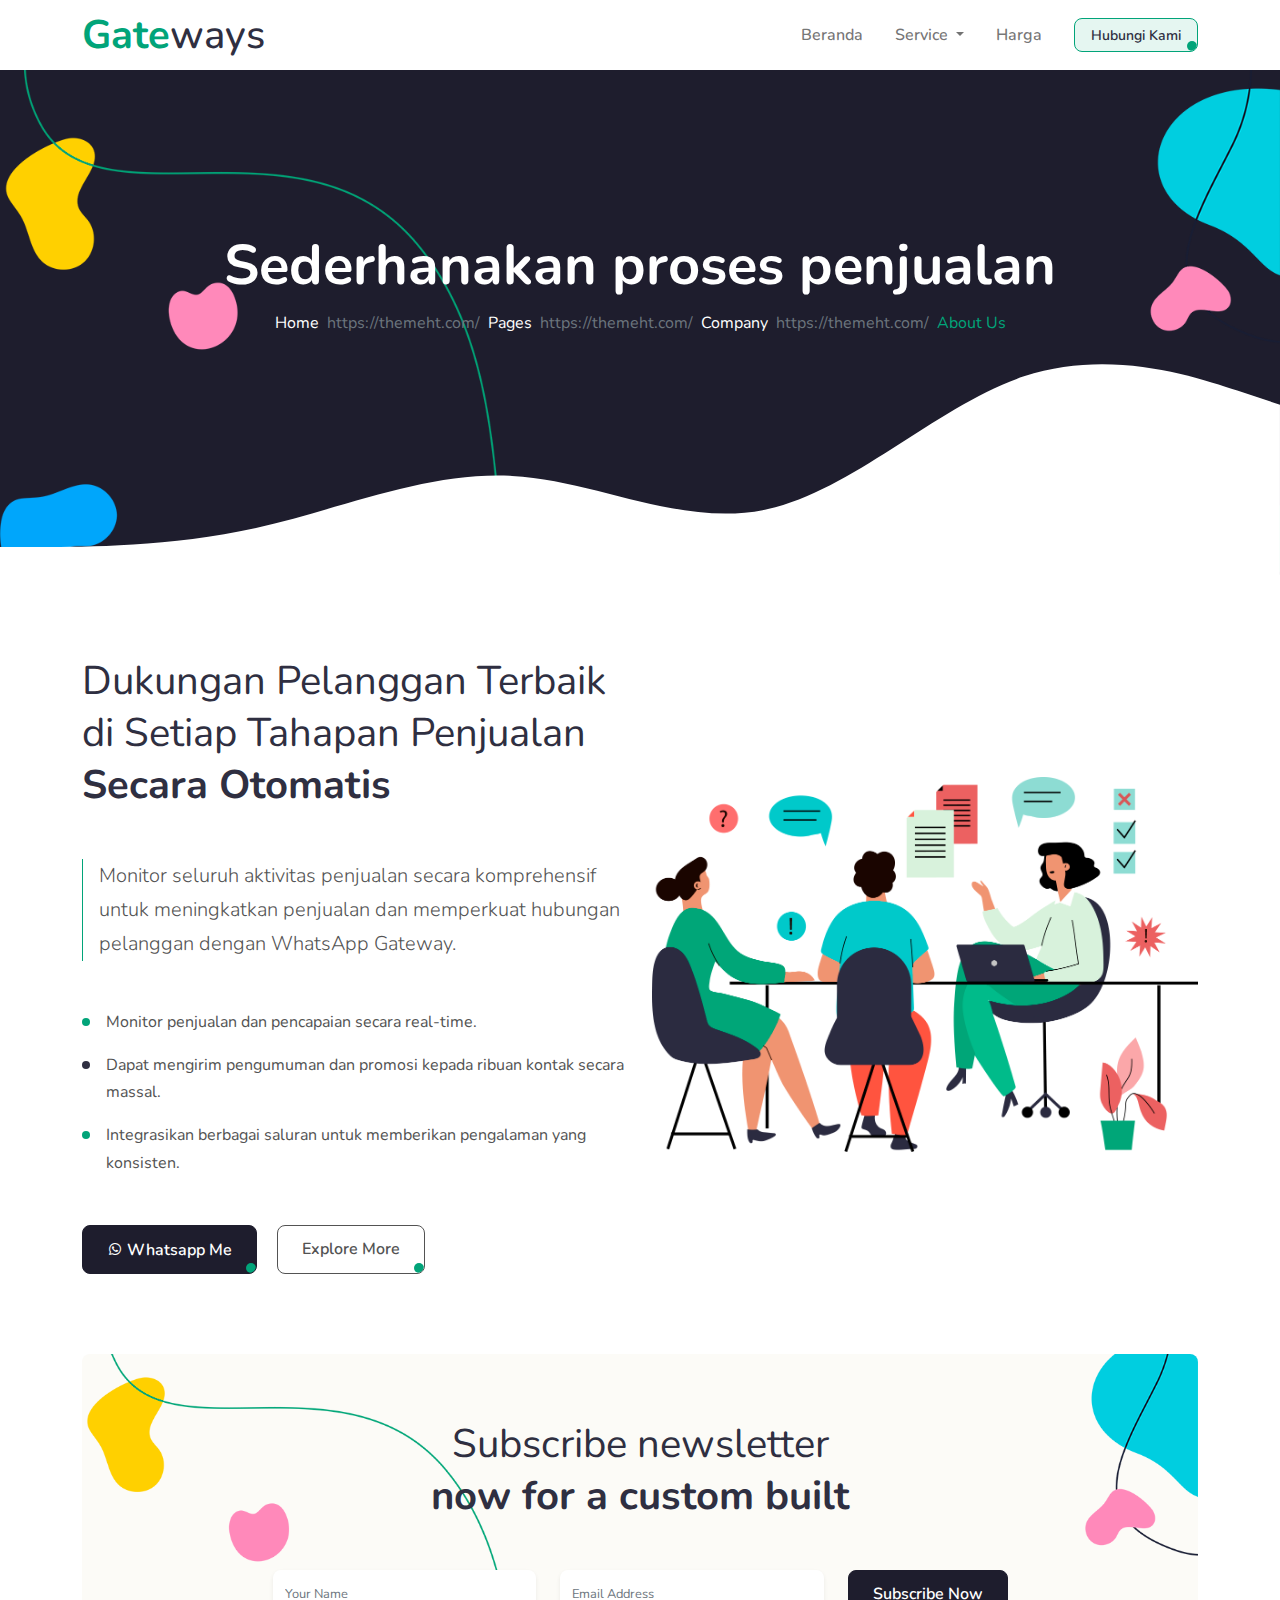
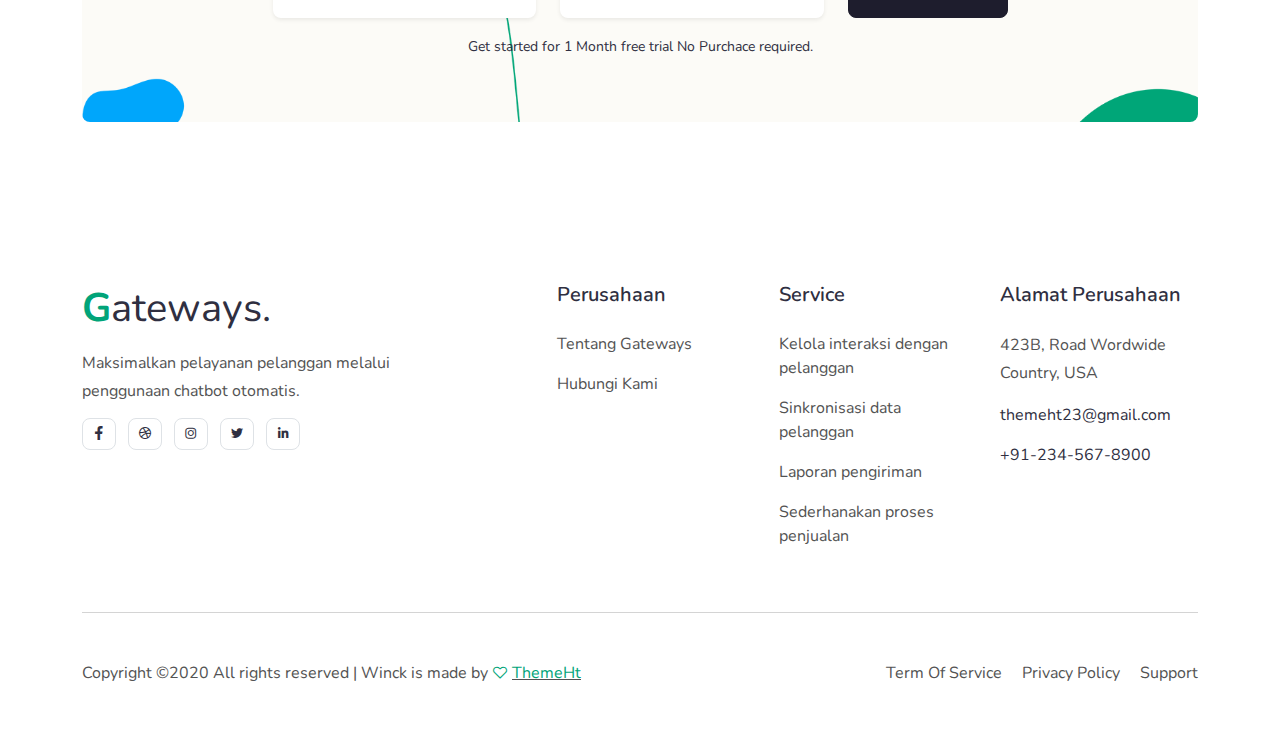
<file: content-service-4.html>
<!DOCTYPE html>
<html lang="en">
  <!-- Mirrored from themeht.com/template/winck/ltr/about-us-1.html by HTTrack Website Copier/3.x [XR&CO'2014], Wed, 25 Jan 2023 17:33:07 GMT -->

  <head>
    <!-- meta tags -->
    <meta charset="utf-8" />
    <meta
      name="keywords"
      content="bootstrap 5, premium, multipurpose, sass, scss, saas"
    />
    <meta name="description" content="Bootstrap 5 Landing Page Template" />
    <meta name="author" content="www.themeht.com" />
    <meta name="viewport" content="width=device-width, initial-scale=1" />

    <!-- Title -->
    <title>ILCS</title>

    <!-- Favicon Icon -->
    <link rel="shortcut icon" href="assets/images/favicon.ico" />

    <!-- inject css start -->

    <!--== bootstrap -->
    <link
      href="assets/css/bootstrap.min.css"
      rel="stylesheet"
      type="text/css"
    />

    <!--== animate -->
    <link href="assets/css/animate.css" rel="stylesheet" type="text/css" />

    <!--== line-awesome -->
    <link
      href="assets/css/line-awesome.min.css"
      rel="stylesheet"
      type="text/css"
    />

    <!--== magnific-popup -->
    <link
      href="assets/css/magnific-popup.css"
      rel="stylesheet"
      type="text/css"
    />

    <!--== owl.carousel -->
    <link href="assets/css/owl.carousel.css" rel="stylesheet" type="text/css" />

    <!--== spacing -->
    <link href="assets/css/spacing.css" rel="stylesheet" type="text/css" />

    <!--== theme.min -->
    <link href="assets/css/theme.min.css" rel="stylesheet" />

    <!-- inject css end -->
  </head>

  <body>
    <!-- page wrapper start -->

    <div class="page-wrapper">
      <!-- preloader start -->

      <div id="ht-preloader">
        <div class="loader clear-loader">
          <span>I</span>
          <span>l</span>
          <span>c</span>
          <span>s</span>
        </div>
      </div>

      <!-- preloader end -->

      <!--header start-->

      <header class="site-header">
        <div id="header-wrap">
          <div class="container">
            <div class="row">
              <!--menu start-->
              <div class="col">
                <nav class="navbar navbar-expand-lg navbar-light">
                  <a
                    class="navbar-brand logo text-primary mb-0 font-w-7"
                    href="index.html"
                  >
                    Gate<span class="text-dark font-w-5">ways</span>
                  </a>
                  <button
                    class="navbar-toggler"
                    type="button"
                    data-bs-toggle="collapse"
                    data-bs-target="#navbarNav"
                    aria-expanded="false"
                    aria-label="Toggle navigation"
                  >
                    <span class="navbar-toggler-icon"></span>
                  </button>
                  <div class="collapse navbar-collapse" id="navbarNav">
                    <ul class="navbar-nav ms-auto">
                      <li class="nav-item active">
                        <a href="index.html" class="nav-link">Beranda</a>
                      </li>
                      <li class="nav-item dropdown">
                        <a
                          class="nav-link dropdown-toggle"
                          href="#"
                          id="navbarDropdown"
                          role="button"
                          data-bs-toggle="dropdown"
                          aria-expanded="false"
                          >Service
                        </a>
                        <ul
                          class="dropdown-menu dropdown-menu-start"
                          aria-labelledby="navbarDropdown"
                        >
                          <li>
                            <a class="dropdown-item" href="content-service-1.html"
                              >Kelola interaksi dengan pelanggan</a
                            >
                          </li>
                          <li>
                            <a class="dropdown-item" href="content-service-2.html">Sinkronisasi data pelanggan</a>
                          </li>
                          <li>
                            <a class="dropdown-item" href="content-service-3.html">Laporan Pengiriman</a>
                          </li>
                        </li>
                          <a class="dropdown-item" href="content-service-4.html">Sederhanakan proses penjualan</a>
                        </ul>
                      </li>

                      <li class="nav-item active">
                        <a href="pricing.html" class="nav-link">Harga</a>
                      </li>
                    </ul>
                  </div>
                  <div class="d-sm-flex align-items-center justify-content-end">
                    <a
                      class="btn btn btn-primary btn-sm ms-3 d-sm-inline-block d-none"
                      href="#"
                      >Hubungi Kami</a
                    >
                  </div>
                </nav>
              </div>
              <!--menu end-->
            </div>
          </div>
        </div>
      </header>
      <!--header end-->

      <!--hero section start-->

      <section
        class="hero-banner position-relative custom-pt-1 custom-pb-2 bg-dark"
        data-bg-img="assets/images/bg/02.png"
      >
        <div class="container">
          <div class="row text-white text-center z-index-1">
            <div class="col">
              <h1 class="text-white">Sederhanakan proses penjualan</h1>
              <nav aria-label="breadcrumb">
                <ol
                  class="breadcrumb justify-content-center bg-transparent p-0 m-0"
                >
                  <li class="breadcrumb-item">
                    <a class="text-white" href="#">Home</a>
                  </li>
                  <li class="breadcrumb-item">Pages</li>
                  <li class="breadcrumb-item">Company</li>
                  <li
                    class="breadcrumb-item active text-primary"
                    aria-current="page"
                  >
                    About Us
                  </li>
                </ol>
              </nav>
            </div>
          </div>
          <!-- / .row -->
        </div>
        <!-- / .container -->
        <div class="shape-1 bottom">
          <svg xmlns="http://www.w3.org/2000/svg" viewBox="0 0 1440 320">
            <path
              fill="#fff"
              fill-opacity="1"
              d="M0,288L48,288C96,288,192,288,288,266.7C384,245,480,203,576,208C672,213,768,267,864,245.3C960,224,1056,128,1152,96C1248,64,1344,96,1392,112L1440,128L1440,320L1392,320C1344,320,1248,320,1152,320C1056,320,960,320,864,320C768,320,672,320,576,320C480,320,384,320,288,320C192,320,96,320,48,320L0,320Z"
            ></path>
          </svg>
        </div>
      </section>

      <!--hero section end-->

      <!--body content start-->

      <div class="page-content">
        <!--Payment start-->
        <section>
          <div class="container">
            <div class="row align-items-center">
              <div class="col-12 col-lg-5 col-xl-6 order-lg-1 mb-8 mb-lg-0">
                <!-- Image -->
                <img
                  src="assets/images/hero/01.png"
                  class="img-fluid"
                  alt="..."
                />
              </div>
              <div class="col-12 col-lg-6">
                <div class="mb-5">
                  <h2>
                    <span class="font-w-4 d-block">Dukungan Pelanggan Terbaik di Setiap Tahapan Penjualan </span>
                    Secara Otomatis
                  </h1>
                  <blockquote
                    class="mt-5 mb-0 ps-3 border-start border-primary"
                  >
                    <p class="lead mb-0">
                        Monitor seluruh aktivitas penjualan secara komprehensif untuk meningkatkan penjualan dan memperkuat hubungan pelanggan dengan WhatsApp Gateway.
                    </p>
                  </blockquote>
                </div>
                <div>
                  <div class="mb-3">
                    <div class="d-flex align-items-start">
                      <div class="me-3">
                        <span class="list-dot" data-bg-color="#01a479"></span>
                      </div>
                      <p class="mb-0">
                        Monitor penjualan dan pencapaian secara real-time.
                      </p>
                    </div>
                  </div>
                  <div class="mb-3">
                    <div class="d-flex align-items-start">
                      <div class="me-3">
                        <span class="list-dot" data-bg-color="#2f2f41"></span>
                      </div>
                      <p class="mb-0">
                        Dapat mengirim pengumuman dan promosi kepada ribuan kontak secara massal.
                      </p>
                    </div>
                  </div>
                  <div>
                    <div class="d-flex align-items-start">
                      <div class="me-3">
                        <span class="list-dot" data-bg-color="#01a479"></span>
                      </div>
                      <p class="mb-0">
                        Integrasikan berbagai saluran untuk memberikan pengalaman yang konsisten.
                      </p>
                    </div>
                  </div>
                </div>
                <a href="https://wa.me/yourwhatsappnumber" class="btn btn-dark mt-5 me-3"> 
                    <i class="la la-whatsapp"></i> Whatsapp Me
                  </a>
                  <a href="#" class="btn btn-blue cta-waba show mt-5">Explore More</a>
              </div>
            </div>
            <!-- / .row -->
          </div>
          <!-- / .container -->

        <!--newsletter start-->
        <section>
          <div class="container">
            <div class="row">
              <div class="col">
                <div
                  class="bg-light bg-pos-l py-6 px-4 px-lg-6 text-center rounded"
                  data-bg-img="assets/images/bg/02.png"
                >
                  <div class="mb-5">
                    <h2>
                      <span class="font-w-4 d-block">Subscribe newsletter</span>
                      now for a custom built
                    </h2>
                  </div>
                  <div class="row justify-content-center">
                    <div class="col-lg-9">
                      <div class="subscribe-form text-center">
                        <form id="mc-form" class="row mb-3">
                          <div class="col-md">
                            <input
                              type="text"
                              value=""
                              name="NAME"
                              class="name form-control border-0 shadow-sm rounded"
                              id="mc-name"
                              placeholder="Your Name"
                              required=""
                            />
                          </div>
                          <div class="col-md">
                            <input
                              type="email"
                              value=""
                              name="EMAIL"
                              class="email form-control border-0 shadow-sm rounded mt-3 mt-md-0"
                              id="mc-email"
                              placeholder="Email Address"
                              required=""
                            />
                          </div>
                          <div class="col-md-auto">
                            <input
                              class="btn btn-dark mt-3 mt-md-0"
                              type="submit"
                              name="subscribe"
                              value="Subscribe Now"
                            />
                          </div>
                        </form>
                        <small class="text-dark"
                          >Get started for 1 Month free trial No Purchace
                          required.</small
                        >
                      </div>
                    </div>
                  </div>
                </div>
              </div>
            </div>
          </div>
        </section>

        <!--newsletter end-->
      </div>

      <!--body content end-->

      <!--footer start-->

      <footer>
        <div class="container">
          <div class="row">
            <div class="col-12 col-lg-5 col-xl-4 me-auto mb-5 mb-lg-0">
              <a class="footer-logo h2 text-primary mb-0 font-w-7" href="index.html">
                G<span class="text-dark font-w-4">ateways.</span>
              </a>
              <p class="my-3">
                Maksimalkan pelayanan pelanggan melalui penggunaan chatbot otomatis.
              </p>
              <ul class="list-inline">
                <li class="list-inline-item">
                  <a class="border rounded px-2 py-1 text-dark" href="#"><i class="la la-facebook"></i></a>
                </li>
                <li class="list-inline-item">
                  <a class="border rounded px-2 py-1 text-dark" href="#"><i class="la la-dribbble"></i></a>
                </li>
                <li class="list-inline-item">
                  <a class="border rounded px-2 py-1 text-dark" href="#"><i class="la la-instagram"></i></a>
                </li>
                <li class="list-inline-item">
                  <a class="border rounded px-2 py-1 text-dark" href="#"><i class="la la-twitter"></i></a>
                </li>
                <li class="list-inline-item">
                  <a class="border rounded px-2 py-1 text-dark" href="#"><i class="la la-linkedin"></i></a>
                </li>
              </ul>
            </div>
            <div class="col-12 col-lg-6 col-xl-7">
              <div class="row">
                <div class="col-12 col-sm-4 navbar-light">
                  <h5 class="mb-4">Perusahaan</h5>
                  <ul class="list-unstyled mb-0">
                    <li class="mb-3">
                      <a class="list-group-item-action" href="index.html">Tentang Gateways</a>
                    </li>
                    <li class="mb-3">
                      <a class="list-group-item-action" href="contact-us.html">Hubungi Kami</a>
                    </li>
                    <li>
                  </ul>
                </div>
                <div class="col-12 col-sm-4 mt-6 mt-sm-0 navbar-light">
                  <h5 class="mb-4">Service</h5>
                  <ul class="list-unstyled mb-0">
                    <li class="mb-3">
                      <a class="list-group-item-action" href="content-service-1.html">Kelola interaksi dengan pelanggan</a>
                    </li>
                    <li class="mb-3">
                      <a class="list-group-item-action" href="content-service-2.html">Sinkronisasi data pelanggan</a>
                    </li>
                    <li class="mb-3">
                      <a class="list-group-item-action" href="content-service-3.html">Laporan pengiriman</a>
                    </li>
                    <li class="mb-3">
                      <a class="list-group-item-action" href="content-service-4.html">Sederhanakan proses penjualan</a>
                    </li>
                    <!-- <li class="mb-3">
                      <a class="list-group-item-action" href="login.html">Account</a>
                    </li> -->
                    <!-- <li>
                      <a class="list-group-item-action" href="career.html">Careers</a>
                    </li> -->
                  </ul>
                </div>
                <div class="col-12 col-sm-4 mt-6 mt-sm-0 navbar-light">
                  <h5 class="mb-4">Alamat Perusahaan</h5>
                  <div class="mb-3">
                    <p class="mb-0 text-muted">
                      423B, Road Wordwide Country, USA
                    </p>
                  </div>
                  <div class="mb-3">
                    <a class="btn-link" href="mailto:themeht23@gmail.com">
                      themeht23@gmail.com</a>
                  </div>
                  <div>
                    <a class="btn-link" href="tel:+912345678900">+91-234-567-8900</a>
                  </div>
                </div>
              </div>
            </div>
          </div>
          <div class="row my-5">
            <div class="col">
              <hr class="m-0" />
            </div>
          </div>
          <div class="row align-items-center mb-5">
            <div class="col-md-6">
              Copyright ©2020 All rights reserved | Winck is made by
              <i class="lar la-heart text-primary heartBeat2"></i>
              <u><a class="text-primary" href="#">ThemeHt</a></u>
            </div>
            <div class="col-md-6 text-md-end mt-3 mt-md-0">
              <ul class="list-inline mb-0">
                <li class="me-3 list-inline-item">
                  <a class="list-group-item-action" href="terms-and-conditions.html">
                    Term Of Service
                  </a>
                </li>
                <li class="me-3 list-inline-item">
                  <a class="list-group-item-action" href="privacy-policy.html">
                    Privacy Policy
                  </a>
                </li>
                <li class="list-inline-item">
                  <a class="list-group-item-action" href="#"> Support </a>
                </li>
              </ul>
            </div>
          </div>
        </div>
      </footer>

      <!--footer end-->
    </div>

    <!-- page wrapper end -->

    <!--back-to-top start-->

    <div class="scroll-top">
      <a class="smoothscroll" href="#top">Scroll Top</a>
    </div>

    <!--back-to-top end-->

    <!-- inject js start -->

    <!--== jquery -->
    <script src="assets/js/jquery.min.js"></script>

    <!--== bootstrap -->
    <script src="assets/js/bootstrap.bundle.min.js"></script>

    <!--== owl-carousel -->
    <script src="assets/js/owl.carousel.min.js"></script>

    <!--== magnific-popup -->
    <script src="assets/js/jquery.magnific-popup.min.js"></script>

    <!--== counter -->
    <script src="assets/js/counter.js"></script>

    <!--== countdown -->
    <script src="assets/js/jquery.countdown.min.js"></script>

    <!--== particles -->
    <script src="assets/js/particles.js"></script>

    <!--== typer -->
    <script src="assets/js/typer.js"></script>

    <!--== wow -->
    <script src="assets/js/wow.min.js"></script>

    <!--== theme-script -->
    <script src="assets/js/theme-script.js"></script>

    <!-- inject js end -->
</body>

<!-- Mirrored from themeht.com/template/winck/ltr/index.html by HTTrack Website Copier/3.x [XR&CO'2014], Wed, 25 Jan 2023 17:32:31 GMT -->

</html>
</file>
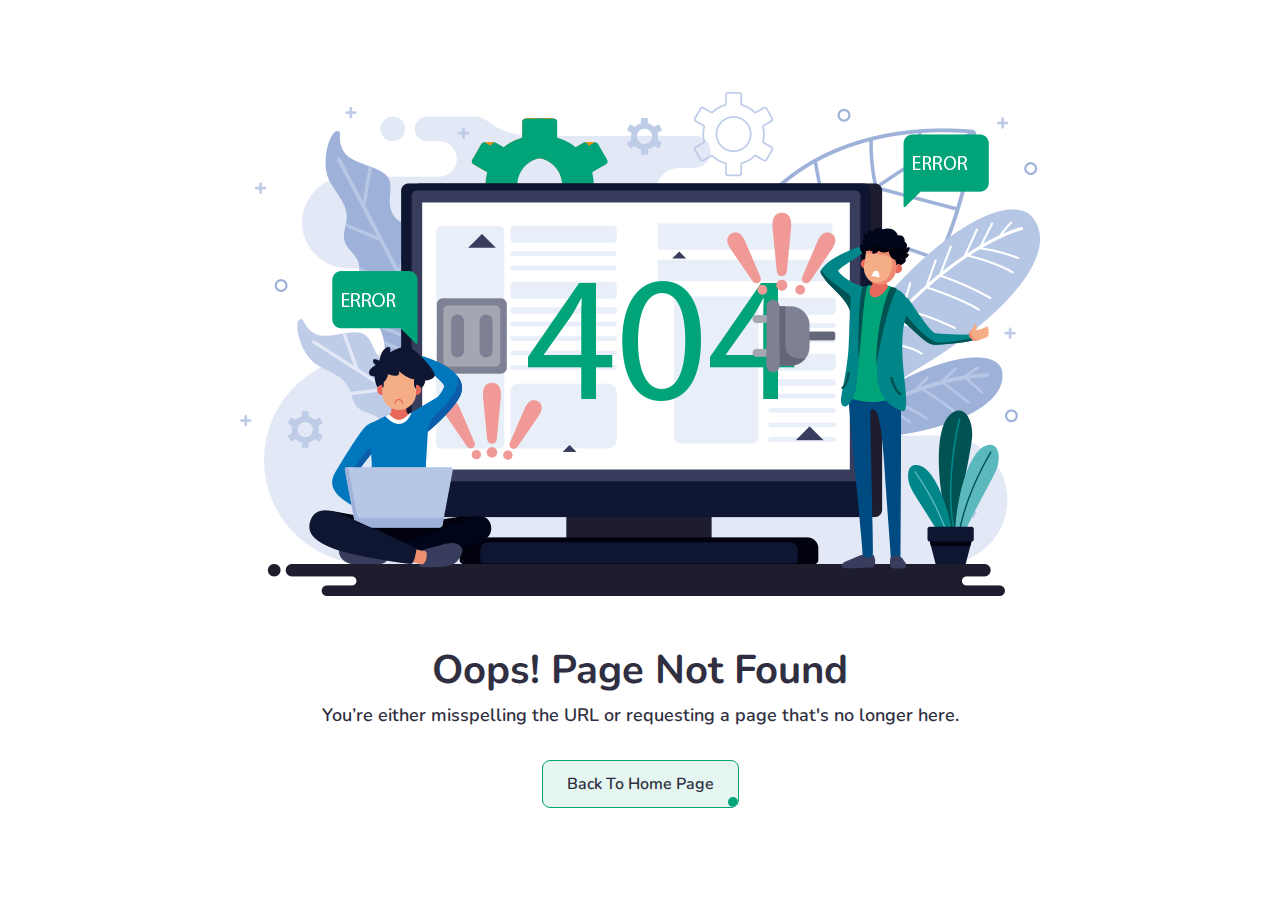
<file: error-404.html>
<!DOCTYPE html>
<html lang="en">

<!-- Mirrored from themeht.com/template/winck/ltr/error-404.html by HTTrack Website Copier/3.x [XR&CO'2014], Wed, 25 Jan 2023 17:33:25 GMT -->
<head>

<!-- meta tags -->
<meta charset="utf-8">
<meta name="keywords" content="bootstrap 5, premium, multipurpose, sass, scss, saas" />
<meta name="description" content="Bootstrap 5 Landing Page Template" />
<meta name="author" content="www.themeht.com" />
<meta name="viewport" content="width=device-width, initial-scale=1">

<!-- Title -->
<title>Winck - Bootstrap 5 Multipurpose Landing Page</title>

<!-- Favicon Icon -->
<link rel="shortcut icon" href="assets/images/favicon.ico" />

<!-- inject css start -->

<!--== bootstrap -->
<link href="assets/css/bootstrap.min.css" rel="stylesheet" type="text/css" />

<!--== animate -->
<link href="assets/css/animate.css" rel="stylesheet" type="text/css" />

<!--== line-awesome -->
<link href="assets/css/line-awesome.min.css" rel="stylesheet" type="text/css" />

<!--== magnific-popup -->
<link href="assets/css/magnific-popup.css" rel="stylesheet" type="text/css" />

<!--== owl.carousel -->
<link href="assets/css/owl.carousel.css" rel="stylesheet" type="text/css" />

<!--== spacing -->
<link href="assets/css/spacing.css" rel="stylesheet" type="text/css" />

<!--== theme.min -->
<link href="assets/css/theme.min.css" rel="stylesheet" />

<!-- inject css end -->

</head>

<body>

<!-- page wrapper start -->

<div class="page-wrapper">
  
<!-- preloader start -->

<div id="ht-preloader">
  <div class="loader clear-loader"> <span>W</span>
    <span>i</span>
    <span>n</span>
    <span>c</span>
    <span>k</span>
  </div>
</div>

<!-- preloader end -->



<!--body content start-->

<div class="page-content">

<!--404 start-->

<section class="fullscreen-banner p-0">
    <div class="container h-100">
      <div class="row h-100">
        <div class="col-12 text-center h-100 d-flex align-items-center">
          <div class="w-100"><img class="img-fluid d-inline mb-5" src="assets/images/404.png" alt="">
          <h2>Oops! Page Not Found</h2>
          <h6>You’re either misspelling the URL
or requesting a page that's no longer here.</h6>
          <a class="btn btn-primary mt-4" href="index.html">Back To Home Page</a>
        </div>
      </div>
    </div>
  </div>
</section>

<!--404 end-->

</div>

<!--body content end--> 


</div>

<!-- page wrapper end -->

 
<!--back-to-top start-->

<div class="scroll-top"><a class="smoothscroll" href="#top">Scroll Top</a></div>

<!--back-to-top end-->

<!-- inject js start -->

<!--== jquery -->
<script src="assets/js/jquery.min.js"></script> 

<!--== bootstrap -->
<script src="assets/js/bootstrap.bundle.min.js"></script>

<!--== owl-carousel -->
<script src="assets/js/owl.carousel.min.js"></script> 

<!--== magnific-popup --> 
<script src="assets/js/jquery.magnific-popup.min.js"></script>

<!--== counter -->
<script src="assets/js/counter.js"></script> 

<!--== countdown -->
<script src="assets/js/jquery.countdown.min.js"></script>

<!--== particles -->
<script src="assets/js/particles.js"></script>

<!--== typer -->
<script src="assets/js/typer.js"></script> 

<!--== wow -->
<script src="assets/js/wow.min.js"></script>

<!--== theme-script -->
<script src="assets/js/theme-script.js"></script>

<!-- inject js end -->

</body>


<!-- Mirrored from themeht.com/template/winck/ltr/error-404.html by HTTrack Website Copier/3.x [XR&CO'2014], Wed, 25 Jan 2023 17:33:27 GMT -->
</html>
</file>
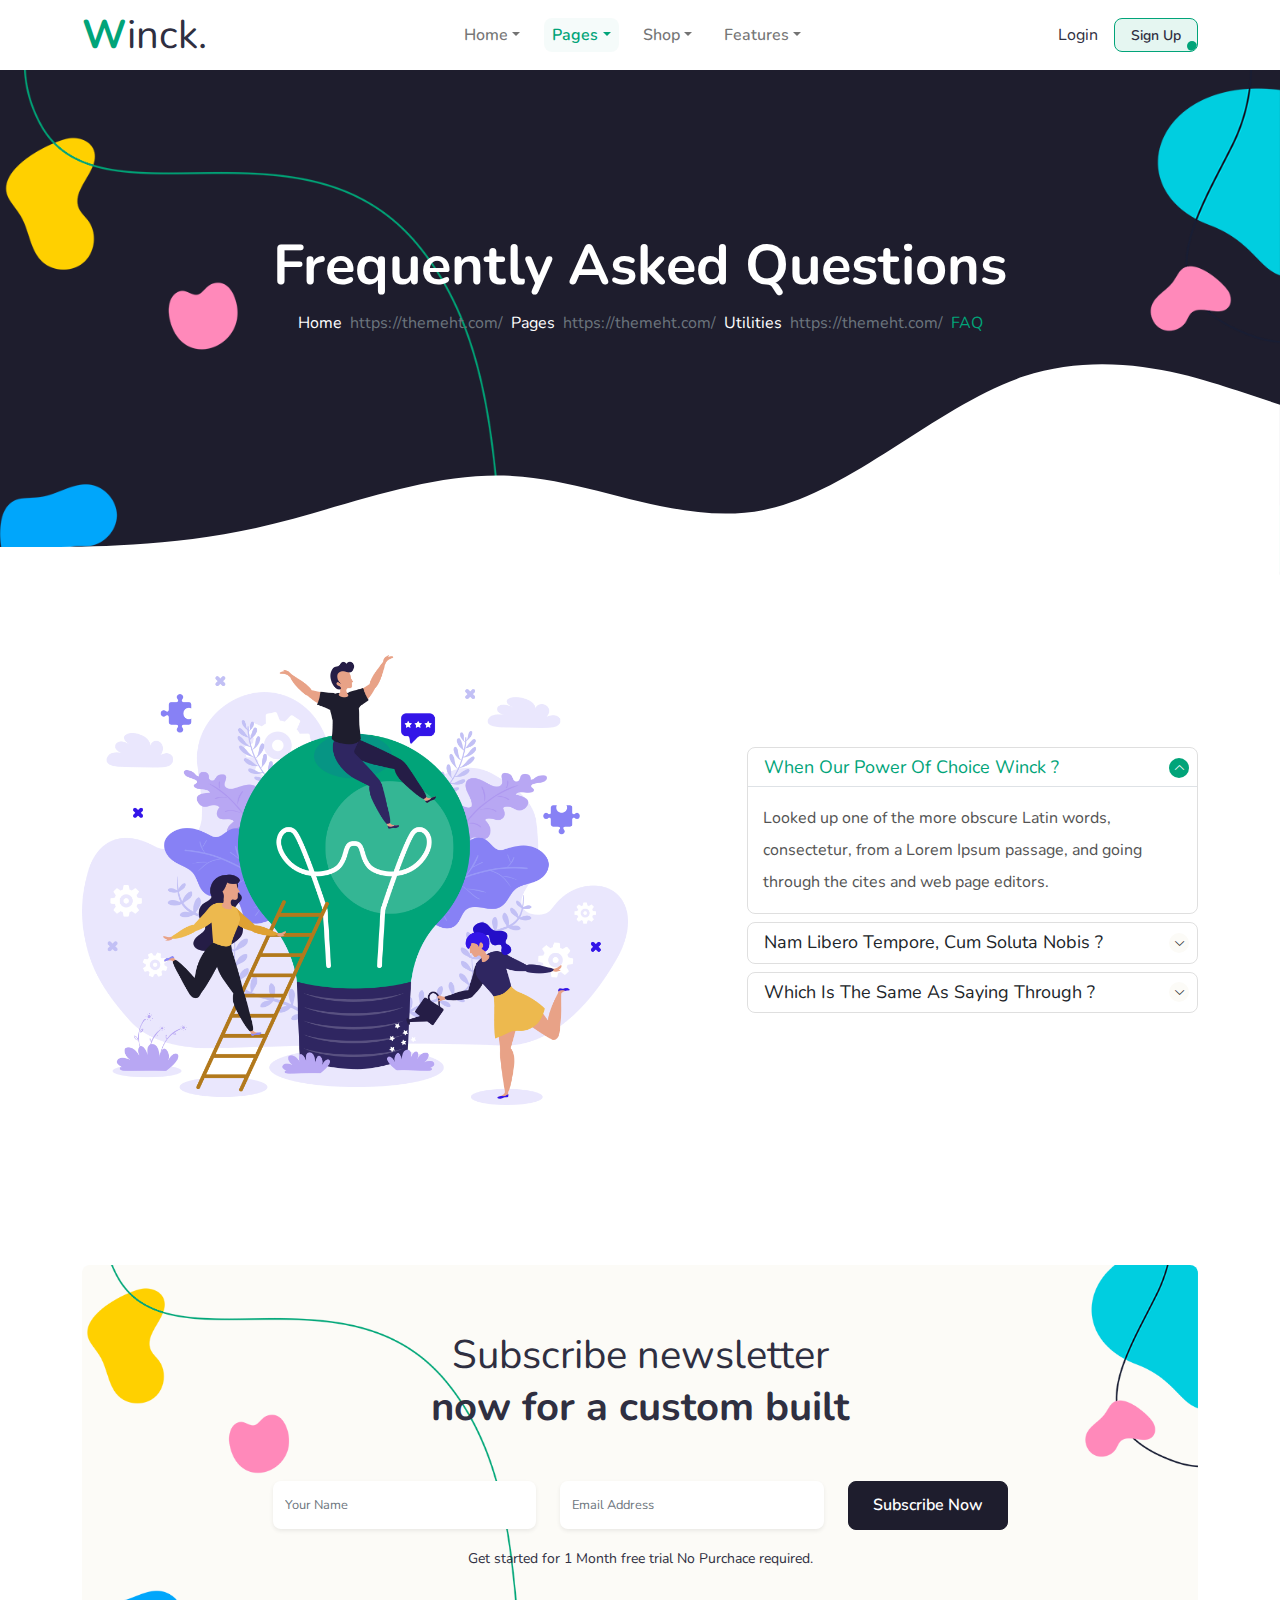
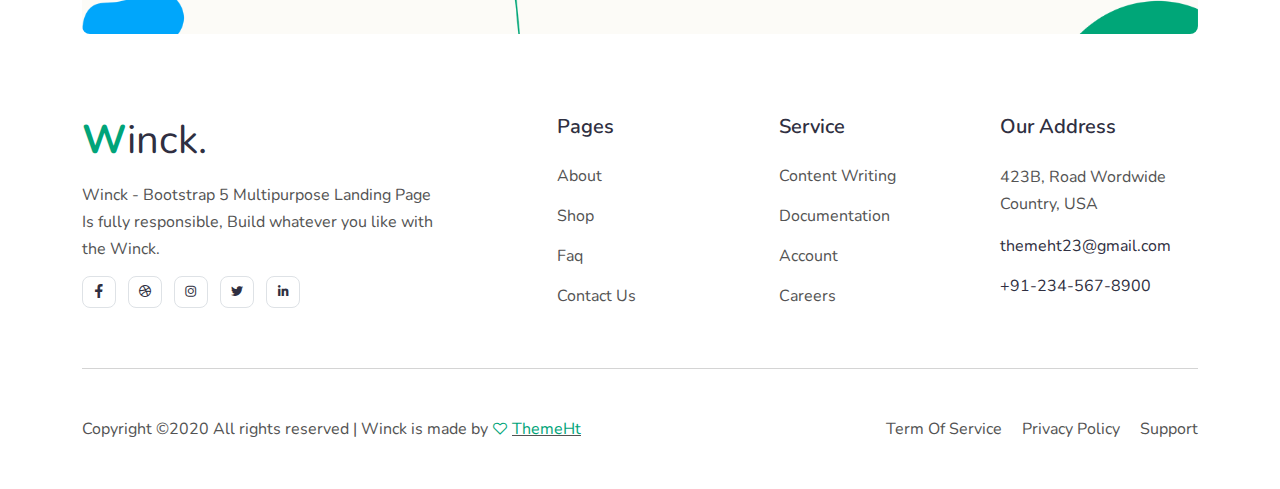
<file: faq.html>
<!DOCTYPE html>
<html lang="en">

<!-- Mirrored from themeht.com/template/winck/ltr/faq.html by HTTrack Website Copier/3.x [XR&CO'2014], Wed, 25 Jan 2023 17:33:23 GMT -->
<head>

<!-- meta tags -->
<meta charset="utf-8">
<meta name="keywords" content="bootstrap 5, premium, multipurpose, sass, scss, saas" />
<meta name="description" content="Bootstrap 5 Landing Page Template" />
<meta name="author" content="www.themeht.com" />
<meta name="viewport" content="width=device-width, initial-scale=1">

<!-- Title -->
<title>Winck - Bootstrap 5 Multipurpose Landing Page</title>

<!-- Favicon Icon -->
<link rel="shortcut icon" href="assets/images/favicon.ico" />

<!-- inject css start -->

<!--== bootstrap -->
<link href="assets/css/bootstrap.min.css" rel="stylesheet" type="text/css" />

<!--== animate -->
<link href="assets/css/animate.css" rel="stylesheet" type="text/css" />

<!--== line-awesome -->
<link href="assets/css/line-awesome.min.css" rel="stylesheet" type="text/css" />

<!--== magnific-popup -->
<link href="assets/css/magnific-popup.css" rel="stylesheet" type="text/css" />

<!--== owl.carousel -->
<link href="assets/css/owl.carousel.css" rel="stylesheet" type="text/css" />

<!--== spacing -->
<link href="assets/css/spacing.css" rel="stylesheet" type="text/css" />

<!--== theme.min -->
<link href="assets/css/theme.min.css" rel="stylesheet" />

<!-- inject css end -->

</head>

<body>

<!-- page wrapper start -->

<div class="page-wrapper">
  
<!-- preloader start -->

<div id="ht-preloader">
  <div class="loader clear-loader"> <span>W</span>
    <span>i</span>
    <span>n</span>
    <span>c</span>
    <span>k</span>
  </div>
</div>

<!-- preloader end -->


<!--header start-->

<header class="site-header">
  <div id="header-wrap">
    <div class="container">
      <div class="row">
        <!--menu start-->
        <div class="col"> 
          <nav class="navbar navbar-expand-lg navbar-light">
            <a class="navbar-brand logo text-primary mb-0 font-w-7" href="index.html">
              W<span class="text-dark font-w-4">inck.</span>
            </a>
            <button class="navbar-toggler" type="button" data-bs-toggle="collapse" data-bs-target="#navbarNav" aria-expanded="false" aria-label="Toggle navigation"> <span class="navbar-toggler-icon"></span>
            </button>
            <div class="collapse navbar-collapse" id="navbarNav">
              <ul class="navbar-nav mx-auto">
                <li class="nav-item dropdown"> <a class="nav-link dropdown-toggle" href="#" data-bs-toggle="dropdown">Home</a>
                  <ul class="dropdown-menu">
                    <li><a class="dropdown-item" href="index.html">Landing 1</a>
                    </li>
                    <li><a class="dropdown-item" href="index-2.html">Landing 2</a>
                    </li>
                    <li><a class="dropdown-item" href="index-3.html">Landing 3</a>
                    </li>
                    <li><a class="dropdown-item" href="index-4.html">Landing 4</a>
                    </li>
                  </ul>
                </li>
                <li class="nav-item dropdown"> <a class="nav-link dropdown-toggle active" href="#" data-bs-toggle="dropdown">Pages</a>
                  <ul class="dropdown-menu">
                    <li class="dropdown-submenu"><a class="dropdown-item dropdown-toggle" href="#">Company</a>
                      <ul class="dropdown-menu">
                        <li><a class="dropdown-item" href="about-us-1.html">About Us</a>
                        </li>
                        <li><a class="dropdown-item" href="about-us-2.html">About Us 2</a>
                        </li>
                        <li><a class="dropdown-item" href="career.html">Career</a>
                        </li>
                        <li><a class="dropdown-item" href="career-single.html">Career Single</a>
                        </li>
                      </ul>
                    </li>
                    <li class="dropdown-submenu"><a class="dropdown-item dropdown-toggle" href="#">Blogs</a>
                      <ul class="dropdown-menu">
                        <li><a class="dropdown-item" href="blog-card.html">Blog Card</a>
                        </li>
                        <li><a class="dropdown-item" href="blog-listing.html">Blog Listing 1</a>
                        </li>
                        <li><a class="dropdown-item" href="blog-listing-2.html">Blog Listing 2</a>
                        </li>
                        <li><a class="dropdown-item" href="blog-single.html">Blog Single</a>
                        </li>
                      </ul>
                    </li>
                    <li class="dropdown-submenu"><a class="dropdown-item dropdown-toggle" href="#">Contacts</a>
                      <ul class="dropdown-menu">
                        <li><a class="dropdown-item" href="contact-us.html">Contact 1</a>
                        </li>
                        <li><a class="dropdown-item" href="contact-us-2.html">Contact 2</a>
                        </li>
                      </ul>
                    </li>
                    <li class="dropdown-submenu"><a class="dropdown-item dropdown-toggle" href="#">Account</a>
                      <ul class="dropdown-menu">
                        <li><a class="dropdown-item" href="login.html">Sign In</a>
                        </li>
                        <li><a class="dropdown-item" href="login-2.html">Sign In 2</a>
                        </li>
                        <li><a class="dropdown-item" href="signup.html">Sign Up</a>
                        </li>
                        <li><a class="dropdown-item" href="forgot-password.html">Forgot Password</a>
                        </li>
                      </ul>
                    </li>
                    <li class="dropdown-submenu"><a class="dropdown-item dropdown-toggle" href="#">Utilities</a>
                      <ul class="dropdown-menu">
                        <li><a class="dropdown-item" href="pricing.html">Pricing</a>
                        </li>
                        <li><a class="dropdown-item" href="faq.html">Faq</a>
                        </li>
                        <li><a class="dropdown-item" href="maintenance.html">Maintenance</a>
                        </li>
                        <li><a class="dropdown-item" href="coming-soon.html">Coming Soon</a>
                        </li>
                        <li><a class="dropdown-item" href="error-404.html">Error 404</a>
                        </li>
                        <li><a class="dropdown-item" href="privacy-policy.html">Privacy & Policy</a>
                        </li>
                        <li><a class="dropdown-item" href="terms-and-conditions.html">Terms & Conditions</a>
                        </li>
                      </ul>
                    </li>
                  </ul>
                </li>
                <li class="nav-item dropdown"> <a class="nav-link dropdown-toggle" href="#" data-bs-toggle="dropdown">Shop</a>
                  <ul class="dropdown-menu">
                    <li><a class="dropdown-item" href="product-grid.html">Product Grid</a>
                    </li>
                    <li><a class="dropdown-item" href="product-list.html">Product List</a>
                    </li>
                    <li><a class="dropdown-item" href="product-single.html">Product Single</a>
                    </li>
                    <li><a class="dropdown-item" href="product-cart.html">Cart</a>
                    </li>
                    <li><a class="dropdown-item" href="product-checkout.html">Checkout</a>
                    </li>
                    <li><a class="dropdown-item" href="order-complete.html">Order Completed</a>
                    </li>
                  </ul>
                </li>
                <li class="nav-item dropdown"> <a class="nav-link dropdown-toggle" href="#" data-bs-toggle="dropdown">Features</a>
                  <ul class="dropdown-menu">
                    <li><a class="dropdown-item" href="feature-accordion.html">Accordion</a>
                    </li>
                    <li><a class="dropdown-item" href="feature-blog.html">Blog</a>
                    </li>
                    <li><a class="dropdown-item" href="feature-counter.html">Counter</a>
                    </li>
                    <li><a class="dropdown-item" href="feature-icon-box.html">Feature Box</a>
                    </li>
                    <li><a class="dropdown-item" href="feature-pricing.html">Price Table</a>
                    </li>
                    <li><a class="dropdown-item" href="feature-team.html">Team</a>
                    </li>
                    <li><a class="dropdown-item" href="feature-testimonial.html">Testimonial</a>
                    </li>
                  </ul>
                </li>
              </ul>
            </div>
            <div class="d-sm-flex align-items-center justify-content-end"> <a class="btn-link" href="login.html">Login</a>  <a class="btn btn-primary btn-sm ms-3 d-sm-inline-block d-none" href="signup.html">Sign Up</a> 
          </div>
          </nav>
          
        </div>
        <!--menu end-->
      </div>
    </div>
  </div>
</header>

<!--header end-->


<!--hero section start-->

<section class="hero-banner position-relative custom-pt-1 custom-pb-2 bg-dark" data-bg-img="assets/images/bg/02.png">
  <div class="container">
    <div class="row text-white text-center z-index-1">
      <div class="col">
        <h1 class="text-white">Frequently Asked Questions</h1>
        <nav aria-label="breadcrumb">
          <ol class="breadcrumb justify-content-center bg-transparent p-0 m-0">
            <li class="breadcrumb-item"><a class="text-white" href="#">Home</a>
            </li>
            <li class="breadcrumb-item">Pages</li>
            <li class="breadcrumb-item">Utilities</li>
            <li class="breadcrumb-item active text-primary" aria-current="page">FAQ</li>
          </ol>
        </nav>
      </div>
    </div>
    <!-- / .row -->
  </div>
  <!-- / .container -->
  <div class="shape-1 bottom">
    <svg xmlns="http://www.w3.org/2000/svg" viewBox="0 0 1440 320">
      <path fill="#fff" fill-opacity="1" d="M0,288L48,288C96,288,192,288,288,266.7C384,245,480,203,576,208C672,213,768,267,864,245.3C960,224,1056,128,1152,96C1248,64,1344,96,1392,112L1440,128L1440,320L1392,320C1344,320,1248,320,1152,320C1056,320,960,320,864,320C768,320,672,320,576,320C480,320,384,320,288,320C192,320,96,320,48,320L0,320Z"></path>
    </svg>
  </div>
</section>

<!--hero section end--> 


<!--body content start-->

<div class="page-content">

<section>
  <div class="container">
    <div class="row align-items-center justify-content-between">
      <div class="col-12 col-lg-6 mb-8 mb-lg-0">
        <img src="assets/images/about/04.png" alt="Image" class="img-fluid">
      </div>
      <div class="col-12 col-lg-6 col-xl-5">
<div class="accordion" id="accordion">
          <div class="accordion-item rounded mb-2">
            <h2 class="accordion-header" id="headingOne">
      <button class="accordion-button border-0 mb-0 bg-transparent" type="button" data-bs-toggle="collapse" data-bs-target="#collapseOne" aria-expanded="true" aria-controls="collapseOne">
        When our power of choice Winck ?
      </button>
    </h2>
            <div id="collapseOne" class="accordion-collapse border-0 collapse show" aria-labelledby="headingOne" data-bs-parent="#accordion">
              <div class="accordion-body text-muted">Looked up one of the more obscure Latin words, consectetur, from a Lorem Ipsum passage, and going through the cites and web page editors.</div>
            </div>
          </div>
          <div class="accordion-item rounded mb-2">
            <h2 class="accordion-header" id="headingTwo">
      <button class="accordion-button border-0 mb-0 bg-transparent collapsed" type="button" data-bs-toggle="collapse" data-bs-target="#collapseTwo" aria-expanded="false" aria-controls="collapseTwo">
        Nam libero tempore, cum soluta nobis ?
      </button>
    </h2>
            <div id="collapseTwo" class="accordion-collapse border-0 collapse" aria-labelledby="headingTwo" data-bs-parent="#accordion">
              <div class="accordion-body text-muted">Looked up one of the more obscure Latin words, consectetur, from a Lorem Ipsum passage, and going through the cites and web page editors.</div>
            </div>
          </div>
          <div class="accordion-item rounded">
            <h2 class="accordion-header" id="headingThree">
      <button class="accordion-button border-0 mb-0 bg-transparent collapsed" type="button" data-bs-toggle="collapse" data-bs-target="#collapseThree" aria-expanded="false" aria-controls="collapseThree">
        which is the same as saying through ?
      </button>
    </h2>
            <div id="collapseThree" class="accordion-collapse border-0 collapse" aria-labelledby="headingThree" data-bs-parent="#accordion">
              <div class="accordion-body text-muted">Looked up one of the more obscure Latin words, consectetur, from a Lorem Ipsum passage, and going through the cites and web page editors.</div>
            </div>
          </div>
        </div>
      </div>
    </div>
  </div>
</section>


<!--newsletter start-->

<section>
  <div class="container">
    <div class="row">
      <div class="col">
        <div class="bg-light bg-pos-l py-6 px-4 px-lg-6 text-center rounded" data-bg-img="assets/images/bg/02.png">
          <div class="mb-5">
            <h2><span class="font-w-4 d-block">Subscribe newsletter</span> now for a custom built</h2>
          </div>
          <div class="row justify-content-center">
            <div class="col-lg-9">
              <div class="subscribe-form text-center">
                <form id="mc-form" class="row mb-3">
                  <div class="col-md">
                    <input type="text" value="" name="NAME" class="name form-control border-0 shadow-sm rounded" id="mc-name" placeholder="Your Name" required="">
                  </div>
                  <div class="col-md">
                    <input type="email" value="" name="EMAIL" class="email form-control border-0 shadow-sm rounded mt-3 mt-md-0" id="mc-email" placeholder="Email Address" required="">
                  </div>
                  <div class="col-md-auto">
                    <input class="btn btn-dark mt-3 mt-md-0" type="submit" name="subscribe" value="Subscribe Now">
                  </div>
                </form>
<small class="text-dark">Get started for 1 Month free trial No Purchace required.</small>
              </div>
            </div>
          </div>
        </div>
      </div>
    </div>
  </div>
</section>

<!--newsletter end-->

</div>

<!--body content end--> 


<!--footer start-->

<footer>
  <div class="container">
    <div class="row">
      <div class="col-12 col-lg-5 col-xl-4 me-auto mb-5 mb-lg-0"> <a class="footer-logo h2 text-primary mb-0 font-w-7" href="index.html">
              W<span class="text-dark font-w-4">inck.</span>
            </a>
        <p class="my-3">Winck - Bootstrap 5 Multipurpose Landing Page Is fully responsible, Build whatever you like with the Winck.</p>
        <ul class="list-inline">
          <li class="list-inline-item"><a class="border rounded px-2 py-1 text-dark" href="#"><i class="la la-facebook"></i></a>
          </li>
          <li class="list-inline-item"><a class="border rounded px-2 py-1 text-dark" href="#"><i class="la la-dribbble"></i></a>
          </li>
          <li class="list-inline-item"><a class="border rounded px-2 py-1 text-dark" href="#"><i class="la la-instagram"></i></a>
          </li>
          <li class="list-inline-item"><a class="border rounded px-2 py-1 text-dark" href="#"><i class="la la-twitter"></i></a>
          </li>
          <li class="list-inline-item"><a class="border rounded px-2 py-1 text-dark" href="#"><i class="la la-linkedin"></i></a>
          </li>
        </ul>
      </div>
      <div class="col-12 col-lg-6 col-xl-7">
        <div class="row">
          <div class="col-12 col-sm-4 navbar-light">
            <h5 class="mb-4">Pages</h5>
            <ul class="list-unstyled mb-0">
              <li class="mb-3"><a class="list-group-item-action" href="about-us-1.html">About</a>
              </li>
              <li class="mb-3"><a class="list-group-item-action" href="product-grid.html">Shop</a>
              </li>
              <li class="mb-3"><a class="list-group-item-action" href="faq.html">Faq</a>
              </li>
              <li><a class="list-group-item-action" href="contact-us.html">Contact Us</a>
              </li>
            </ul>
          </div>
          <div class="col-12 col-sm-4 mt-6 mt-sm-0 navbar-light">
            <h5 class="mb-4">Service</h5>
            <ul class="list-unstyled mb-0">
              <li class="mb-3"><a class="list-group-item-action" href="#">Content Writing</a>
              </li>
              <li class="mb-3"><a class="list-group-item-action" href="#">Documentation</a>
              </li>
              <li class="mb-3"><a class="list-group-item-action" href="login.html">Account</a>
              </li>
              <li><a class="list-group-item-action" href="career.html">Careers</a>
              </li>
            </ul>
          </div>
          <div class="col-12 col-sm-4 mt-6 mt-sm-0 navbar-light">
            <h5 class="mb-4">Our Address</h5>
            <div class="mb-3">
              <p class="mb-0 text-muted">423B, Road Wordwide Country, USA</p>
            </div>
            <div class="mb-3"> <a class="btn-link" href="mailto:themeht23@gmail.com"> themeht23@gmail.com</a>
            </div>
            <div> <a class="btn-link" href="tel:+912345678900">+91-234-567-8900</a>
            </div>
          </div>
        </div>
      </div>
    </div>
    <div class="row my-5">
      <div class="col">
        <hr class="m-0">
      </div>
    </div>
    <div class="row align-items-center mb-5">
      <div class="col-md-6">Copyright ©2020 All rights reserved | Winck is made by <i class="lar la-heart text-primary heartBeat2"></i>  <u><a class="text-primary" href="#">ThemeHt</a></u>
      </div>
      <div class="col-md-6 text-md-end mt-3 mt-md-0">
        <ul class="list-inline mb-0">
          <li class="me-3 list-inline-item"> <a class="list-group-item-action" href="#">
                  Term Of Service
                </a>
          </li>
          <li class="me-3 list-inline-item"> <a class="list-group-item-action" href="#">
                  Privacy Policy
                </a>
          </li>
          <li class="list-inline-item"> <a class="list-group-item-action" href="#">
                  Support
                </a>
          </li>
        </ul>
      </div>
    </div>
  </div>
</footer>

<!--footer end-->

</div>

<!-- page wrapper end -->

 
<!--back-to-top start-->

<div class="scroll-top"><a class="smoothscroll" href="#top">Scroll Top</a></div>

<!--back-to-top end-->

<!-- inject js start -->

<!--== jquery -->
<script src="assets/js/jquery.min.js"></script> 

<!--== bootstrap -->
<script src="assets/js/bootstrap.bundle.min.js"></script>

<!--== owl-carousel -->
<script src="assets/js/owl.carousel.min.js"></script> 

<!--== magnific-popup --> 
<script src="assets/js/jquery.magnific-popup.min.js"></script>

<!--== counter -->
<script src="assets/js/counter.js"></script> 

<!--== countdown -->
<script src="assets/js/jquery.countdown.min.js"></script>

<!--== particles -->
<script src="assets/js/particles.js"></script>

<!--== typer -->
<script src="assets/js/typer.js"></script> 

<!--== wow -->
<script src="assets/js/wow.min.js"></script>

<!--== theme-script -->
<script src="assets/js/theme-script.js"></script>

<!-- inject js end -->

</body>


<!-- Mirrored from themeht.com/template/winck/ltr/faq.html by HTTrack Website Copier/3.x [XR&CO'2014], Wed, 25 Jan 2023 17:33:23 GMT -->
</html>
</file>
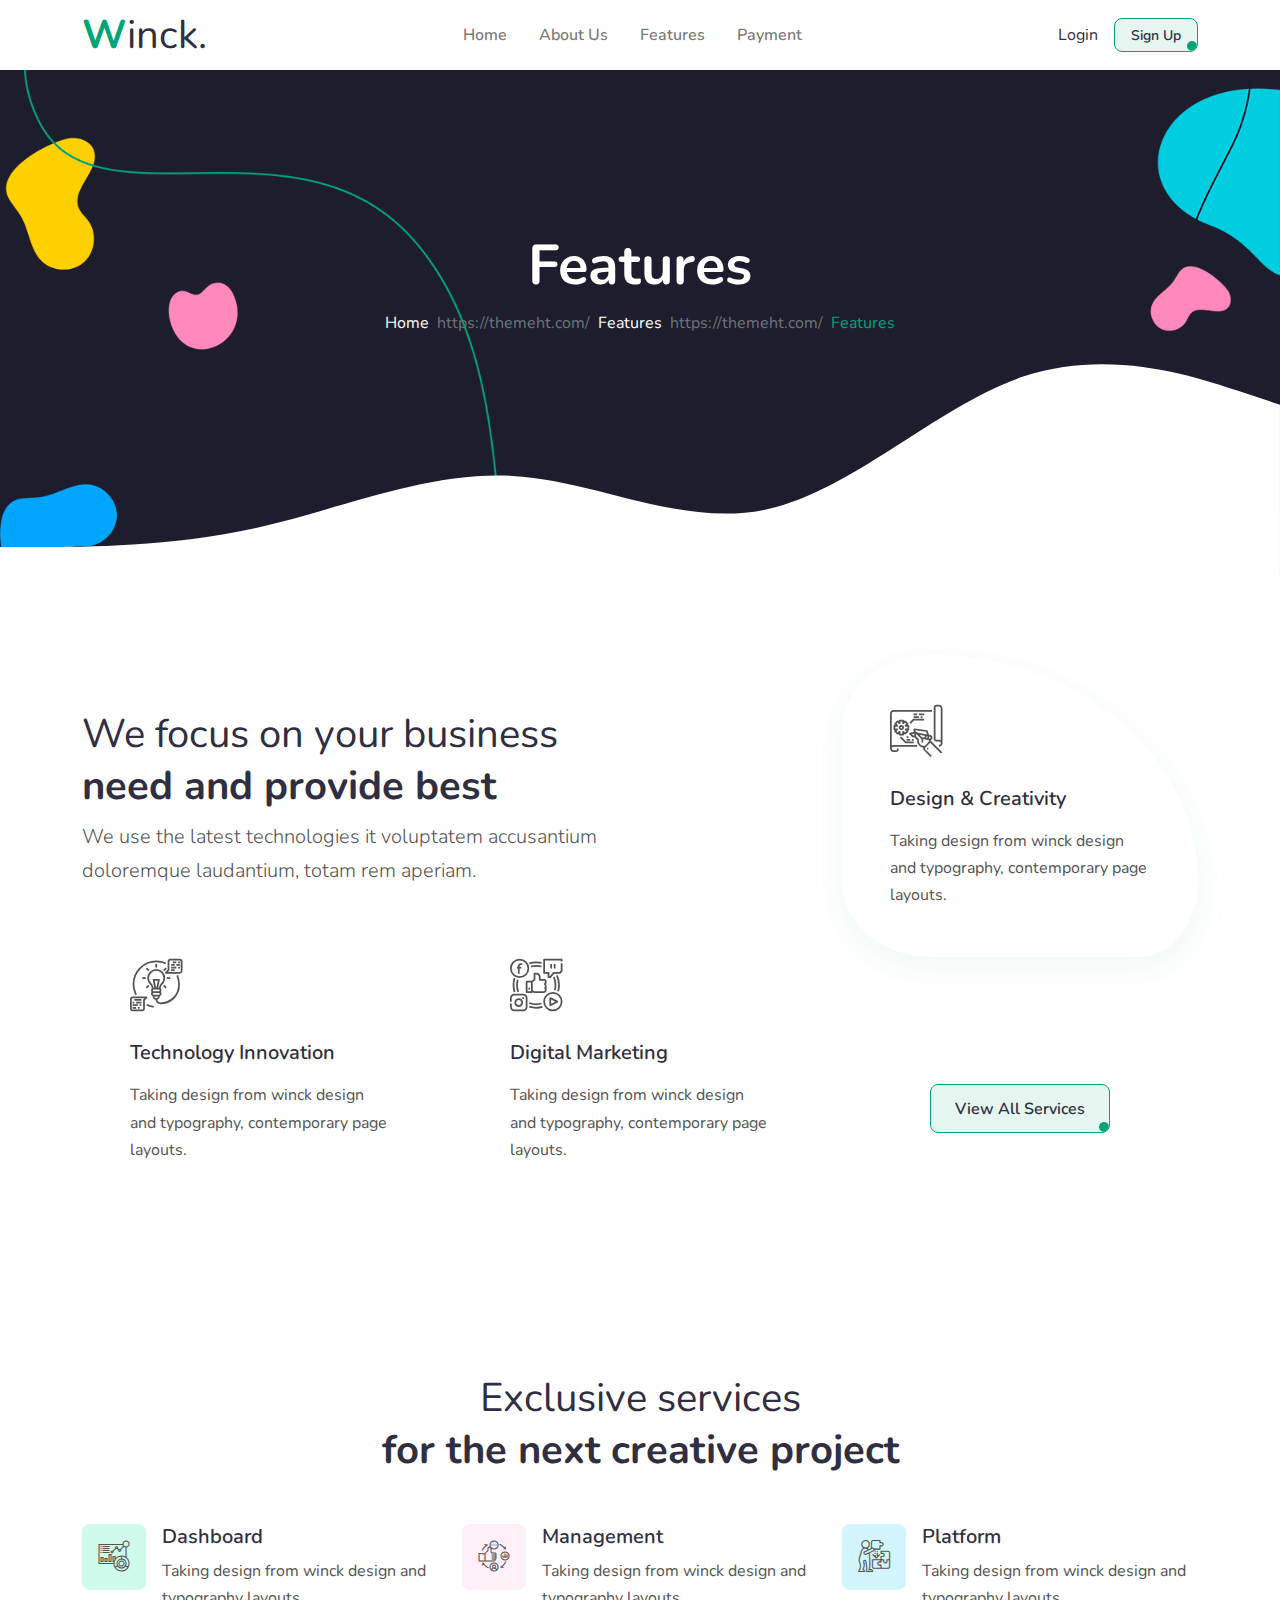
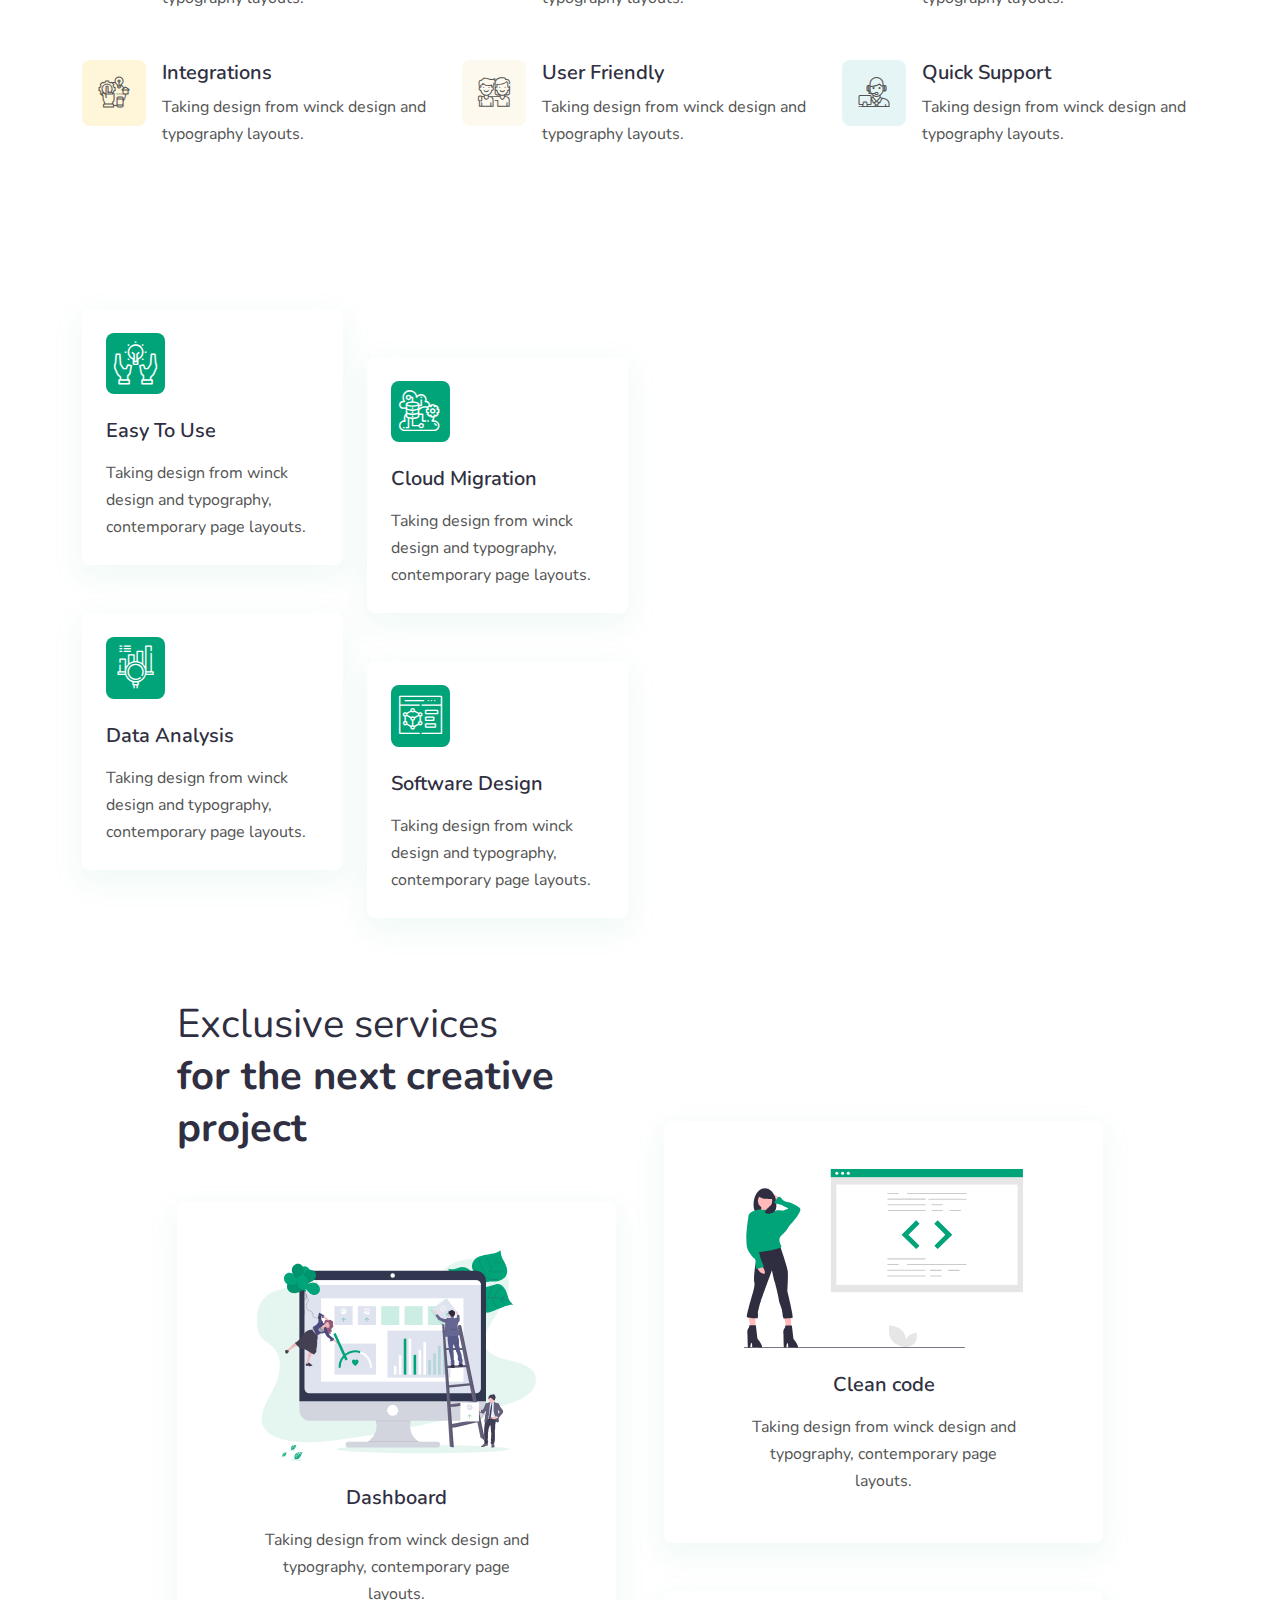
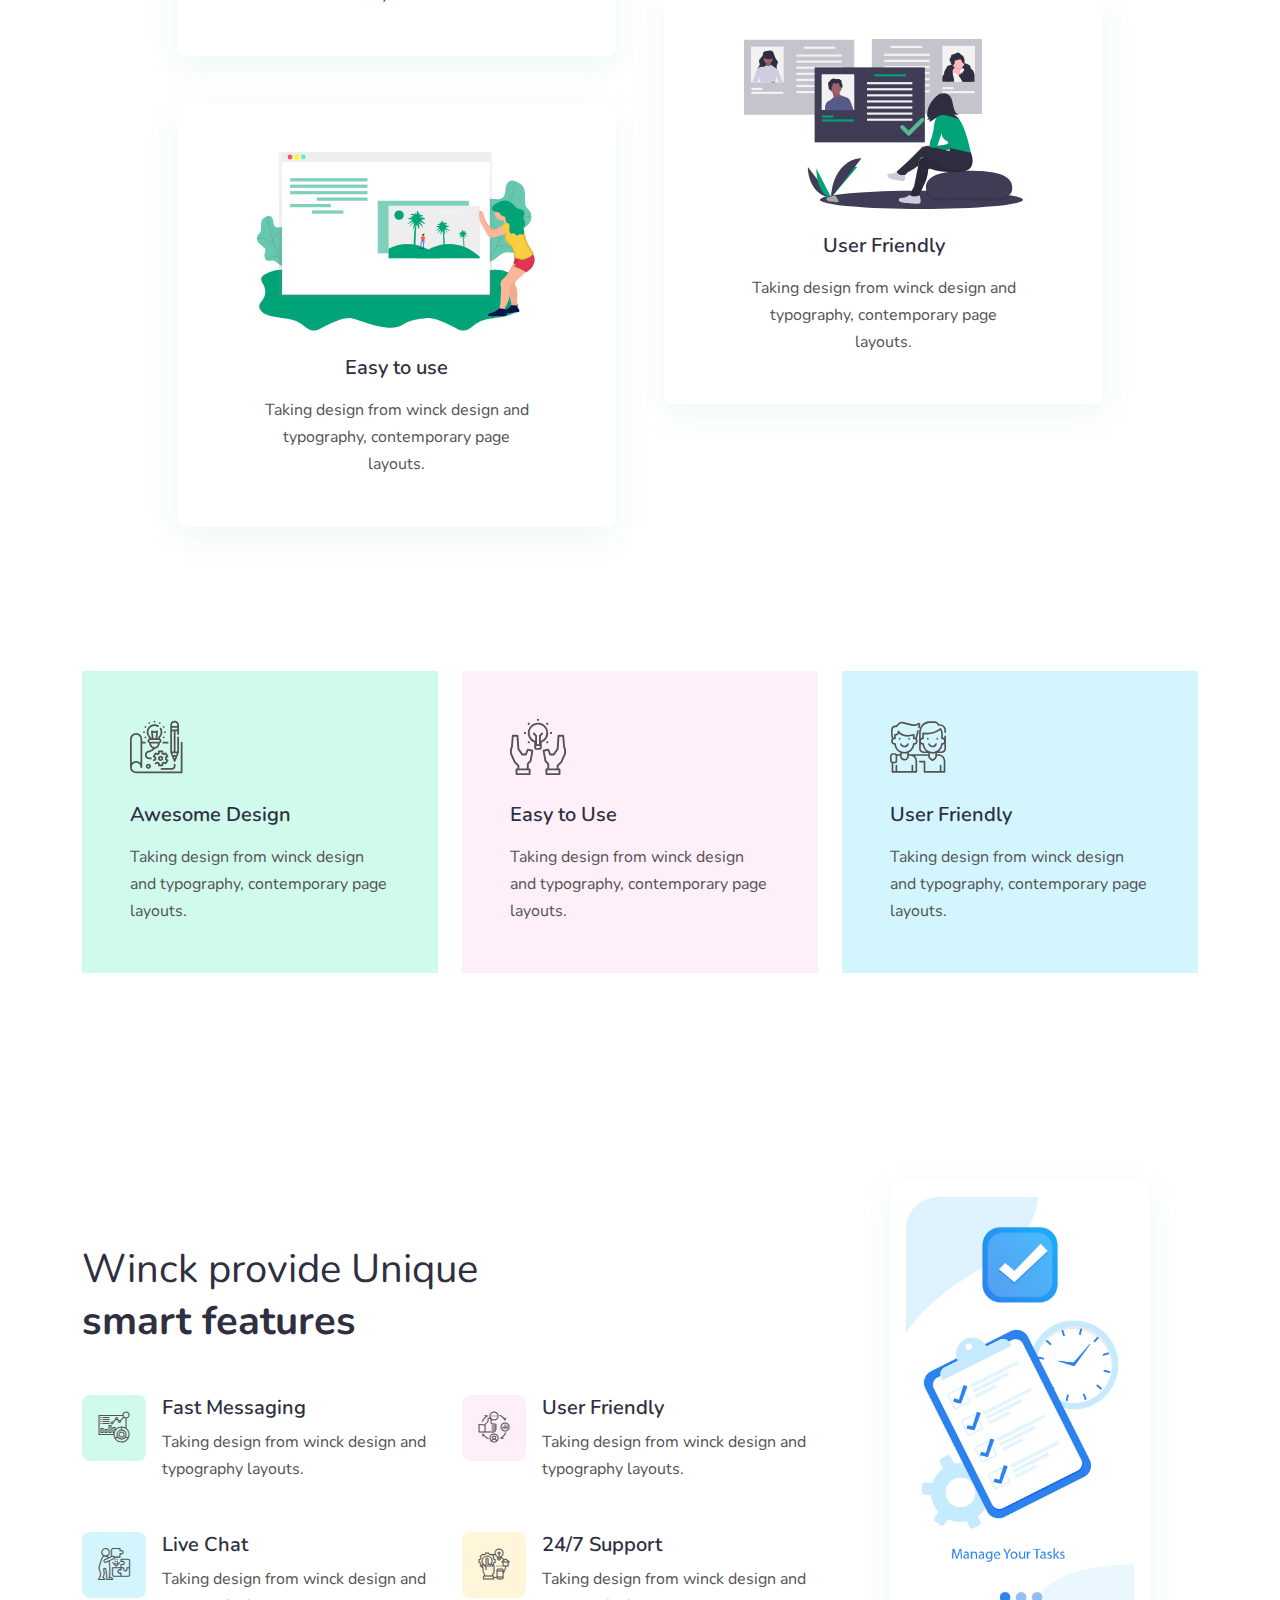
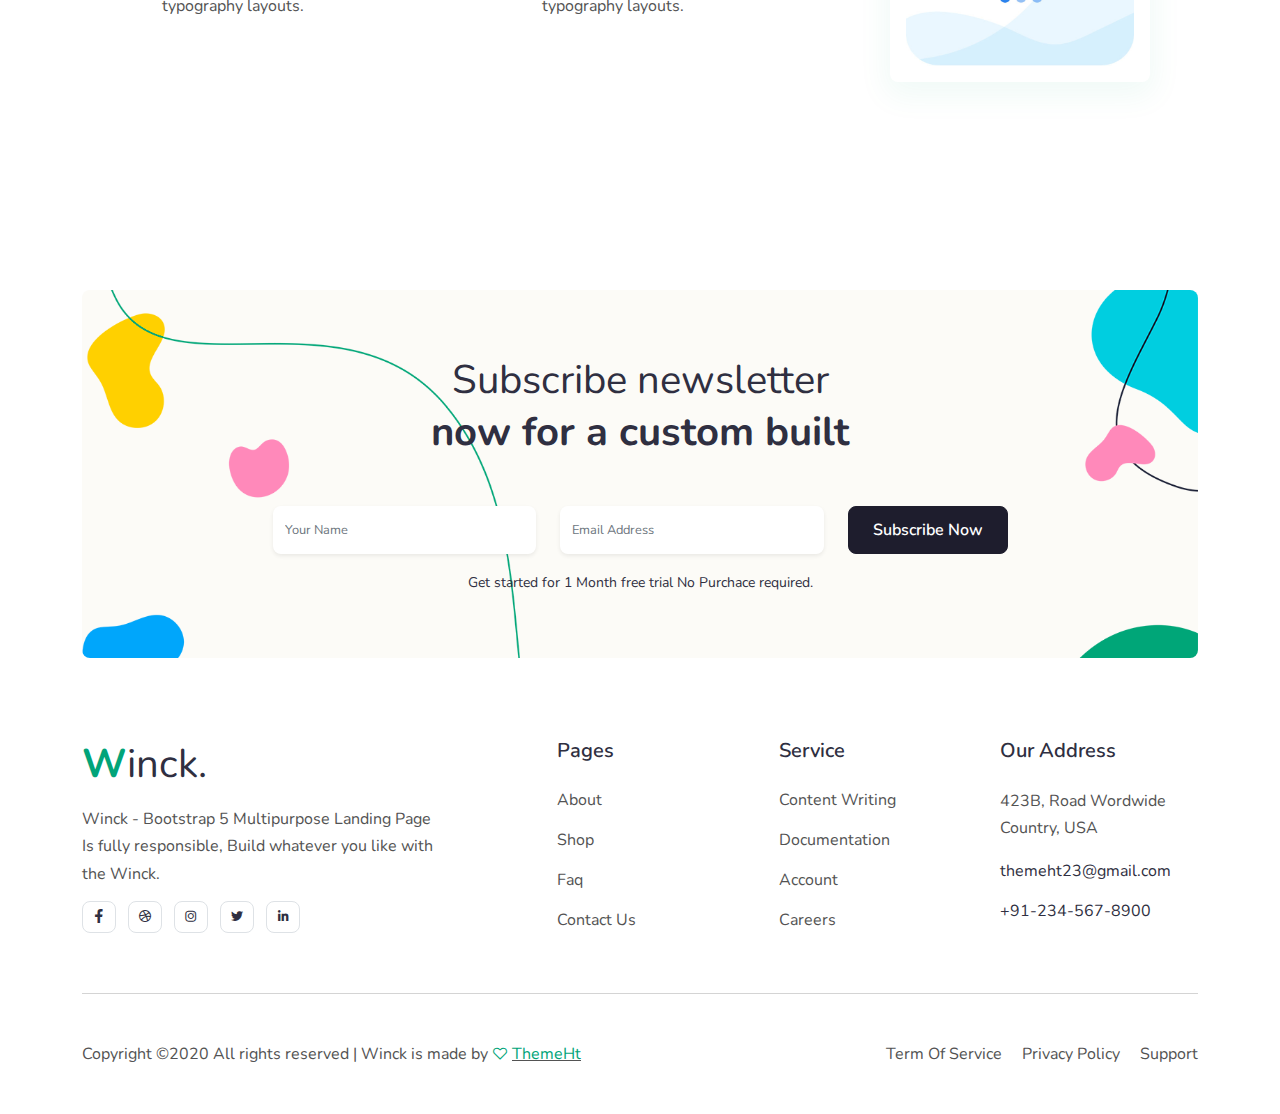
<file: feature-icon-box.html>
<!DOCTYPE html>
<html lang="en">

<!-- Mirrored from themeht.com/template/winck/ltr/feature-icon-box.html by HTTrack Website Copier/3.x [XR&CO'2014], Wed, 25 Jan 2023 17:33:47 GMT -->

<head>

  <!-- meta tags -->
  <meta charset="utf-8">
  <meta name="keywords" content="bootstrap 5, premium, multipurpose, sass, scss, saas" />
  <meta name="description" content="Bootstrap 5 Landing Page Template" />
  <meta name="author" content="www.themeht.com" />
  <meta name="viewport" content="width=device-width, initial-scale=1">

  <!-- Title -->
  <title>Winck - Bootstrap 5 Multipurpose Landing Page</title>

  <!-- Favicon Icon -->
  <link rel="shortcut icon" href="assets/images/favicon.ico" />

  <!-- inject css start -->

  <!--== bootstrap -->
  <link href="assets/css/bootstrap.min.css" rel="stylesheet" type="text/css" />

  <!--== animate -->
  <link href="assets/css/animate.css" rel="stylesheet" type="text/css" />

  <!--== line-awesome -->
  <link href="assets/css/line-awesome.min.css" rel="stylesheet" type="text/css" />

  <!--== magnific-popup -->
  <link href="assets/css/magnific-popup.css" rel="stylesheet" type="text/css" />

  <!--== owl.carousel -->
  <link href="assets/css/owl.carousel.css" rel="stylesheet" type="text/css" />

  <!--== spacing -->
  <link href="assets/css/spacing.css" rel="stylesheet" type="text/css" />

  <!--== theme.min -->
  <link href="assets/css/theme.min.css" rel="stylesheet" />

  <!-- inject css end -->

</head>

<body>

  <!-- page wrapper start -->

  <div class="page-wrapper">

    <!-- preloader start -->

    <div id="ht-preloader">
      <div class="loader clear-loader"> <span>W</span>
        <span>i</span>
        <span>n</span>
        <span>c</span>
        <span>k</span>
      </div>
    </div>

    <!-- preloader end -->


    <!--header start-->

    <header class="site-header">
      <div id="header-wrap">
        <div class="container">
          <div class="row">
            <!--menu start-->
            <div class="col">
              <nav class="navbar navbar-expand-lg navbar-light">
                <a class="navbar-brand logo text-primary mb-0 font-w-7" href="index.html">
                  W<span class="text-dark font-w-4">inck.</span>
                </a>
                <button class="navbar-toggler" type="button" data-bs-toggle="collapse" data-bs-target="#navbarNav"
                  aria-expanded="false" aria-label="Toggle navigation"> <span class="navbar-toggler-icon"></span>
                </button>
                <div class="collapse navbar-collapse" id="navbarNav">
                  <ul class="navbar-nav mx-auto">
                    <li class="nav-item active">
                      <a href="/index.html" class="nav-link">Home</a>
                    </li>
                    <li class="nav-item active">
                      <a href="/about-us-1.html" class="nav-link">About us</a>
                    </li>
                    <li class="nav-item active">
                      <a href="feature-icon-box.html" class="nav-link">Features</a>
                    </li>
                    <li class="nav-item active">
                      <a href="#" class="nav-link">Payment</a>
                    </li>
                  </ul>
                </div>
                <div class="d-sm-flex align-items-center justify-content-end"> <a class="btn-link"
                    href="login.html">Login</a> <a class="btn btn-primary btn-sm ms-3 d-sm-inline-block d-none"
                    href="signup.html">Sign Up</a>
                </div>
              </nav>

            </div>
            <!--menu end-->
          </div>
        </div>
      </div>
    </header>

    <!--header end-->


    <!--hero section start-->

    <section class="hero-banner position-relative custom-pt-1 custom-pb-2 bg-dark"
      data-bg-img="assets/images/bg/02.png">
      <div class="container">
        <div class="row text-white text-center z-index-1">
          <div class="col">
            <h1 class="text-white">Features</h1>
            <nav aria-label="breadcrumb">
              <ol class="breadcrumb justify-content-center bg-transparent p-0 m-0">
                <li class="breadcrumb-item"><a class="text-white" href="#">Home</a>
                </li>
                <li class="breadcrumb-item">Features</li>
                <li class="breadcrumb-item active text-primary" aria-current="page">Features</li>
              </ol>
            </nav>
          </div>
        </div>
        <!-- / .row -->
      </div>
      <!-- / .container -->
      <div class="shape-1 bottom">
        <svg xmlns="http://www.w3.org/2000/svg" viewBox="0 0 1440 320">
          <path fill="#fff" fill-opacity="1"
            d="M0,288L48,288C96,288,192,288,288,266.7C384,245,480,203,576,208C672,213,768,267,864,245.3C960,224,1056,128,1152,96C1248,64,1344,96,1392,112L1440,128L1440,320L1392,320C1344,320,1248,320,1152,320C1056,320,960,320,864,320C768,320,672,320,576,320C480,320,384,320,288,320C192,320,96,320,48,320L0,320Z">
          </path>
        </svg>
      </div>
    </section>

    <!--hero section end-->


    <!--body content start-->

    <div class="page-content">

      <!--feature start-->

      <section>
        <div class="container">
          <div class="row justify-content-between align-items-center mb-4 mb-lg-0">
            <div class="col-lg-6 col-md-5">
              <div>
                <h2><span class="font-w-4 d-block">We focus on your business</span> need and provide best</h2>
                <p class="lead">We use the latest technologies it voluptatem accusantium doloremque laudantium, totam
                  rem aperiam.</p>
              </div>
            </div>
            <div class="col-lg-4 col-md-7">
              <div class="p-5 feature-hover active position-relative">
                <div class="f-icon"> <i class="flaticon-prototype"></i>
                </div>
                <h5 class="mt-4 mb-3">Design & Creativity</h5>
                <p class="mb-0">Taking design from winck design and typography, contemporary page layouts.</p>
              </div>
            </div>
          </div>
          <div class="row mt-lg-n5 align-items-center">
            <div class="col-lg-4 col-md-6 mb-4 mb-lg-0">
              <div class="p-5 feature-hover position-relative">
                <div class="f-icon"> <i class="flaticon-knowledge"></i>
                </div>
                <h5 class="mt-4 mb-3">Technology Innovation</h5>
                <p class="mb-0">Taking design from winck design and typography, contemporary page layouts.</p>
              </div>
            </div>
            <div class="col-lg-4 col-md-6 mb-4 mb-lg-0">
              <div class="p-5 feature-hover position-relative">
                <div class="f-icon"> <i class="flaticon-thumbs-up"></i>
                </div>
                <h5 class="mt-4 mb-3">Digital Marketing</h5>
                <p class="mb-0">Taking design from winck design and typography, contemporary page layouts.</p>
              </div>
            </div>
            <div class="col-lg-4 col-12 text-center"> <a href="#" class="btn btn-primary mt-lg-8">
                View All Services
              </a>
            </div>
          </div>
        </div>
      </section>

      <!--feature end-->


      <!--feature start-->

      <section>
        <div class="container">
          <div class="row justify-content-center text-center">
            <div class="col-lg-8">
              <div class="mb-5">
                <h2 class="mb-0"><span class="font-w-4 d-block">Exclusive services</span> for the next creative project
                </h2>
              </div>
            </div>
          </div>
          <div class="row">
            <div class="col-lg-4 col-md-6">
              <div class="d-flex justify-content-between">
                <div class="me-3">
                  <div class="f-icon-s p-3 rounded" data-bg-color="#d0faec"> <i class="flaticon-dashboard"></i>
                  </div>
                </div>
                <div>
                  <h5 class="mb-2">Dashboard</h5>
                  <p class="mb-0">Taking design from winck design and typography layouts.</p>
                </div>
              </div>
            </div>
            <div class="col-lg-4 col-md-6 mt-5 mt-md-0">
              <div class="d-flex justify-content-between">
                <div class="me-3">
                  <div class="f-icon-s p-3 rounded" data-bg-color="#ffeff8"> <i class="flaticon-relationship"></i>
                  </div>
                </div>
                <div>
                  <h5 class="mb-2">Management</h5>
                  <p class="mb-0">Taking design from winck design and typography layouts.</p>
                </div>
              </div>
            </div>
            <div class="col-lg-4 col-md-6 mt-5 mt-lg-0">
              <div class="d-flex justify-content-between">
                <div class="me-3">
                  <div class="f-icon-s p-3 rounded" data-bg-color="#d3f6fe"> <i class="flaticon-solution"></i>
                  </div>
                </div>
                <div>
                  <h5 class="mb-2">Platform</h5>
                  <p class="mb-0">Taking design from winck design and typography layouts.</p>
                </div>
              </div>
            </div>
            <div class="col-lg-4 col-md-6 mt-5">
              <div class="d-flex justify-content-between">
                <div class="me-3">
                  <div class="f-icon-s p-3 rounded" data-bg-color="#fff5d9"> <i class="flaticon-system"></i>
                  </div>
                </div>
                <div>
                  <h5 class="mb-2">Integrations</h5>
                  <p class="mb-0">Taking design from winck design and typography layouts.</p>
                </div>
              </div>
            </div>
            <div class="col-lg-4 col-md-6 mt-5">
              <div class="d-flex justify-content-between">
                <div class="me-3">
                  <div class="f-icon-s p-3 rounded" data-bg-color="#fdf9ee"> <i class="flaticon-friendship"></i>
                  </div>
                </div>
                <div>
                  <h5 class="mb-2">User Friendly</h5>
                  <p class="mb-0">Taking design from winck design and typography layouts.</p>
                </div>
              </div>
            </div>
            <div class="col-lg-4 col-md-6 mt-5">
              <div class="d-flex justify-content-between">
                <div class="me-3">
                  <div class="f-icon-s p-3 rounded" data-bg-color="#e5f5f5"> <i class="flaticon-call-center-1"></i>
                  </div>
                </div>
                <div>
                  <h5 class="mb-2">Quick Support</h5>
                  <p class="mb-0">Taking design from winck design and typography layouts.</p>
                </div>
              </div>
            </div>
          </div>
        </div>
      </section>

      <!--feature end-->


      <!--service start-->

      <section>
        <div class="container">
          <div class="row align-items-center justify-content-between">
            <div class="col-12 col-lg-6">
              <div class="row">
                <div class="col-md-6">
                  <div class="p-4 rounded shadow">
                    <div class="bg-primary p-2 d-inline-block rounded">
                      <div class="f-icon-m text-white"> <i class="flaticon-lightbulb"></i>
                      </div>
                    </div>
                    <h5 class="mt-4 mb-3">Easy To Use</h5>
                    <p class="mb-0">Taking design from winck design and typography, contemporary page layouts.</p>
                  </div>
                </div>
                <div class="col-md-6 mt-5">
                  <div class="p-4 rounded shadow">
                    <div class="bg-primary p-2 d-inline-block rounded">
                      <div class="f-icon-m text-white"> <i class="flaticon-migrating"></i>
                      </div>
                    </div>
                    <h5 class="mt-4 mb-3">Cloud Migration</h5>
                    <p class="mb-0">Taking design from winck design and typography, contemporary page layouts.</p>
                  </div>
                </div>
                <div class="col-md-6 mt-5 mt-md-0">
                  <div class="p-4 rounded shadow">
                    <div class="bg-primary p-2 d-inline-block rounded">
                      <div class="f-icon-m text-white"> <i class="flaticon-graphs"></i>
                      </div>
                    </div>
                    <h5 class="mt-4 mb-3">Data Analysis</h5>
                    <p class="mb-0">Taking design from winck design and typography, contemporary page layouts.</p>
                  </div>
                </div>
                <div class="col-md-6 mt-5">
                  <div class="p-4 rounded shadow">
                    <div class="bg-primary p-2 d-inline-block rounded">
                      <div class="f-icon-m text-white"> <i class="flaticon-3d-modeling"></i>
                      </div>
                    </div>
                    <h5 class="mt-4 mb-3">Software Design</h5>
                    <p class="mb-0">Taking design from winck design and typography, contemporary page layouts.</p>
                  </div>
                </div>
              </div>
            </div>
          </div>
        </div>
      </section>

      <!--service end-->


      <!--feature start-->

      <section class="p-0">
        <div class="container">
          <div class="row align-items-center justify-content-center">
            <div class="col-lg-5 col-md-6 pe-lg-4">
              <div class="mb-5">
                <h2 class="mb-0"><span class="font-w-4 d-block">Exclusive services</span> for the next creative project
                </h2>
              </div>
              <div class="px-lg-7 px-4 py-5 rounded bg-white shadow text-center">
                <div>
                  <img class="img-fluid" src="assets/images/svg/01.svg" alt="">
                </div>
                <h5 class="mt-4 mb-3">Dashboard</h5>
                <p class="mb-0">Taking design from winck design and typography, contemporary page layouts.</p>
              </div>
              <div class="px-lg-7 px-4 py-5 rounded bg-white shadow text-center mt-5">
                <div>
                  <img class="img-fluid" src="assets/images/svg/02.svg" alt="">
                </div>
                <h5 class="mt-4 mb-3">Easy to use</h5>
                <p class="mb-0">Taking design from winck design and typography, contemporary page layouts.</p>
              </div>
            </div>
            <div class="col-lg-5 col-md-6 ps-lg-4 mt-5 mt-lg-0">
              <div class="px-lg-7 px-4 py-5 rounded bg-white shadow text-center">
                <div>
                  <img class="img-fluid" src="assets/images/svg/03.svg" alt="">
                </div>
                <h5 class="mt-4 mb-3">Clean code</h5>
                <p class="mb-0">Taking design from winck design and typography, contemporary page layouts.</p>
              </div>
              <div class="px-lg-7 px-4 py-5 rounded bg-white shadow text-center mt-5">
                <div>
                  <img class="img-fluid" src="assets/images/svg/04.svg" alt="">
                </div>
                <h5 class="mt-4 mb-3">User Friendly</h5>
                <p class="mb-0">Taking design from winck design and typography, contemporary page layouts.</p>
              </div>
            </div>
          </div>
        </div>
      </section>

      <!--feature end-->


      <!--feature start-->

      <section>
        <div class="container">
          <div class="row align-items-center mt-6">
            <div class="col-lg-4 col-md-6">
              <div class="p-5" data-bg-color="#d0faec">
                <div class="f-icon"> <i class="flaticon-prototype-1"></i>
                </div>
                <h5 class="mt-4 mb-3">Awesome Design</h5>
                <p class="mb-0">Taking design from winck design and typography, contemporary page layouts.</p>
              </div>
            </div>
            <div class="col-lg-4 col-md-6 mt-4 mt-md-0">
              <div class="p-5" data-bg-color="#ffeff8">
                <div class="f-icon"> <i class="flaticon-lightbulb"></i>
                </div>
                <h5 class="mt-4 mb-3">Easy to Use</h5>
                <p class="mb-0">Taking design from winck design and typography, contemporary page layouts.</p>
              </div>
            </div>
            <div class="col-lg-4 col-md-6 mt-4 mt-lg-0">
              <div class="p-5" data-bg-color="#d3f6fe">
                <div class="f-icon"> <i class="flaticon-friendship"></i>
                </div>
                <h5 class="mt-4 mb-3">User Friendly</h5>
                <p class="mb-0">Taking design from winck design and typography, contemporary page layouts.</p>
              </div>
            </div>
          </div>
        </div>
      </section>

      <!--feature end-->


      <!--services start-->

      <section>
        <div class="container">
          <div class="row align-items-center">
            <div class="col-lg-4 col-12 order-lg-1 mb-5 mb-lg-0">
              <div class="owl-carousel no-pb" data-dots="false" data-items="1" data-md-items="2" data-sm-items="2"
                data-autoplay="true">
                <div class="item">
                  <div class="p-3 m-5 shadow rounded">
                    <img class="img-fluid" src="assets/images/app/01.jpg" alt="">
                  </div>
                </div>
                <div class="item">
                  <div class="p-3 m-5 shadow rounded">
                    <img class="img-fluid" src="assets/images/app/02.jpg" alt="">
                  </div>
                </div>
                <div class="item">
                  <div class="p-3 m-5 shadow rounded">
                    <img class="img-fluid" src="assets/images/app/03.jpg" alt="">
                  </div>
                </div>
              </div>
            </div>
            <div class="col-lg-8 col-12">
              <div class="mb-5">
                <h2 class="mb-0"><span class="font-w-4 d-block">Winck provide Unique</span> smart features</h2>
              </div>
              <div class="row">
                <div class="col-md-6">
                  <div class="d-flex justify-content-between">
                    <div class="me-3">
                      <div class="f-icon-s p-3 rounded" data-bg-color="#d0faec"> <i class="flaticon-dashboard"></i>
                      </div>
                    </div>
                    <div>
                      <h5 class="mb-2">Fast Messaging</h5>
                      <p class="mb-0">Taking design from winck design and typography layouts.</p>
                    </div>
                  </div>
                </div>
                <div class="col-md-6 mt-5 mt-md-0">
                  <div class="d-flex justify-content-between">
                    <div class="me-3">
                      <div class="f-icon-s p-3 rounded" data-bg-color="#ffeff8"> <i class="flaticon-relationship"></i>
                      </div>
                    </div>
                    <div>
                      <h5 class="mb-2">User Friendly</h5>
                      <p class="mb-0">Taking design from winck design and typography layouts.</p>
                    </div>
                  </div>
                </div>
                <div class="col-md-6 mt-5">
                  <div class="d-flex justify-content-between">
                    <div class="me-3">
                      <div class="f-icon-s p-3 rounded" data-bg-color="#d3f6fe"> <i class="flaticon-solution"></i>
                      </div>
                    </div>
                    <div>
                      <h5 class="mb-2">Live Chat</h5>
                      <p class="mb-0">Taking design from winck design and typography layouts.</p>
                    </div>
                  </div>
                </div>
                <div class="col-md-6 mt-5">
                  <div class="d-flex justify-content-between">
                    <div class="me-3">
                      <div class="f-icon-s p-3 rounded" data-bg-color="#fff5d9"> <i class="flaticon-system"></i>
                      </div>
                    </div>
                    <div>
                      <h5 class="mb-2">24/7 Support</h5>
                      <p class="mb-0">Taking design from winck design and typography layouts.</p>
                    </div>
                  </div>
                </div>
              </div>
            </div>
          </div>
        </div>
      </section>

      <!--services end-->


      <!--newsletter start-->

      <section>
        <div class="container">
          <div class="row">
            <div class="col">
              <div class="bg-light bg-pos-l py-6 px-4 px-lg-6 text-center rounded"
                data-bg-img="assets/images/bg/02.png">
                <div class="mb-5">
                  <h2><span class="font-w-4 d-block">Subscribe newsletter</span> now for a custom built</h2>
                </div>
                <div class="row justify-content-center">
                  <div class="col-lg-9">
                    <div class="subscribe-form text-center">
                      <form id="mc-form" class="row mb-3">
                        <div class="col-md">
                          <input type="text" value="" name="NAME" class="name form-control border-0 shadow-sm rounded"
                            id="mc-name" placeholder="Your Name" required="">
                        </div>
                        <div class="col-md">
                          <input type="email" value="" name="EMAIL"
                            class="email form-control border-0 shadow-sm rounded mt-3 mt-md-0" id="mc-email"
                            placeholder="Email Address" required="">
                        </div>
                        <div class="col-md-auto">
                          <input class="btn btn-dark mt-3 mt-md-0" type="submit" name="subscribe" value="Subscribe Now">
                        </div>
                      </form>
                      <small class="text-dark">Get started for 1 Month free trial No Purchace required.</small>
                    </div>
                  </div>
                </div>
              </div>
            </div>
          </div>
        </div>
      </section>

      <!--newsletter end-->

    </div>

    <!--body content end-->


    <!--footer start-->

    <footer>
      <div class="container">
        <div class="row">
          <div class="col-12 col-lg-5 col-xl-4 me-auto mb-5 mb-lg-0"> <a
              class="footer-logo h2 text-primary mb-0 font-w-7" href="index.html">
              W<span class="text-dark font-w-4">inck.</span>
            </a>
            <p class="my-3">Winck - Bootstrap 5 Multipurpose Landing Page Is fully responsible, Build whatever you like
              with the Winck.</p>
            <ul class="list-inline">
              <li class="list-inline-item"><a class="border rounded px-2 py-1 text-dark" href="#"><i
                    class="la la-facebook"></i></a>
              </li>
              <li class="list-inline-item"><a class="border rounded px-2 py-1 text-dark" href="#"><i
                    class="la la-dribbble"></i></a>
              </li>
              <li class="list-inline-item"><a class="border rounded px-2 py-1 text-dark" href="#"><i
                    class="la la-instagram"></i></a>
              </li>
              <li class="list-inline-item"><a class="border rounded px-2 py-1 text-dark" href="#"><i
                    class="la la-twitter"></i></a>
              </li>
              <li class="list-inline-item"><a class="border rounded px-2 py-1 text-dark" href="#"><i
                    class="la la-linkedin"></i></a>
              </li>
            </ul>
          </div>
          <div class="col-12 col-lg-6 col-xl-7">
            <div class="row">
              <div class="col-12 col-sm-4 navbar-light">
                <h5 class="mb-4">Pages</h5>
                <ul class="list-unstyled mb-0">
                  <li class="mb-3"><a class="list-group-item-action" href="about-us-1.html">About</a>
                  </li>
                  <li class="mb-3"><a class="list-group-item-action" href="product-grid.html">Shop</a>
                  </li>
                  <li class="mb-3"><a class="list-group-item-action" href="faq.html">Faq</a>
                  </li>
                  <li><a class="list-group-item-action" href="contact-us.html">Contact Us</a>
                  </li>
                </ul>
              </div>
              <div class="col-12 col-sm-4 mt-6 mt-sm-0 navbar-light">
                <h5 class="mb-4">Service</h5>
                <ul class="list-unstyled mb-0">
                  <li class="mb-3"><a class="list-group-item-action" href="#">Content Writing</a>
                  </li>
                  <li class="mb-3"><a class="list-group-item-action" href="#">Documentation</a>
                  </li>
                  <li class="mb-3"><a class="list-group-item-action" href="login.html">Account</a>
                  </li>
                  <li><a class="list-group-item-action" href="career.html">Careers</a>
                  </li>
                </ul>
              </div>
              <div class="col-12 col-sm-4 mt-6 mt-sm-0 navbar-light">
                <h5 class="mb-4">Our Address</h5>
                <div class="mb-3">
                  <p class="mb-0 text-muted">423B, Road Wordwide Country, USA</p>
                </div>
                <div class="mb-3"> <a class="btn-link" href="mailto:themeht23@gmail.com"> themeht23@gmail.com</a>
                </div>
                <div> <a class="btn-link" href="tel:+912345678900">+91-234-567-8900</a>
                </div>
              </div>
            </div>
          </div>
        </div>
        <div class="row my-5">
          <div class="col">
            <hr class="m-0">
          </div>
        </div>
        <div class="row align-items-center mb-5">
          <div class="col-md-6">Copyright ©2020 All rights reserved | Winck is made by <i
              class="lar la-heart text-primary heartBeat2"></i> <u><a class="text-primary" href="#">ThemeHt</a></u>
          </div>
          <div class="col-md-6 text-md-end mt-3 mt-md-0">
            <ul class="list-inline mb-0">
              <li class="me-3 list-inline-item"> <a class="list-group-item-action" href="#">
                  Term Of Service
                </a>
              </li>
              <li class="me-3 list-inline-item"> <a class="list-group-item-action" href="#">
                  Privacy Policy
                </a>
              </li>
              <li class="list-inline-item"> <a class="list-group-item-action" href="#">
                  Support
                </a>
              </li>
            </ul>
          </div>
        </div>
      </div>
    </footer>

    <!--footer end-->

  </div>

  <!-- page wrapper end -->


  <!--back-to-top start-->

  <div class="scroll-top"><a class="smoothscroll" href="#top">Scroll Top</a></div>

  <!--back-to-top end-->

  <!-- inject js start -->

  <!--== jquery -->
  <script src="assets/js/jquery.min.js"></script>

  <!--== bootstrap -->
  <script src="assets/js/bootstrap.bundle.min.js"></script>

  <!--== owl-carousel -->
  <script src="assets/js/owl.carousel.min.js"></script>

  <!--== magnific-popup -->
  <script src="assets/js/jquery.magnific-popup.min.js"></script>

  <!--== counter -->
  <script src="assets/js/counter.js"></script>

  <!--== countdown -->
  <script src="assets/js/jquery.countdown.min.js"></script>

  <!--== particles -->
  <script src="assets/js/particles.js"></script>

  <!--== typer -->
  <script src="assets/js/typer.js"></script>

  <!--== wow -->
  <script src="assets/js/wow.min.js"></script>

  <!--== theme-script -->
  <script src="assets/js/theme-script.js"></script>

  <!-- inject js end -->

</body>


<!-- Mirrored from themeht.com/template/winck/ltr/feature-icon-box.html by HTTrack Website Copier/3.x [XR&CO'2014], Wed, 25 Jan 2023 17:33:47 GMT -->

</html>
</file>
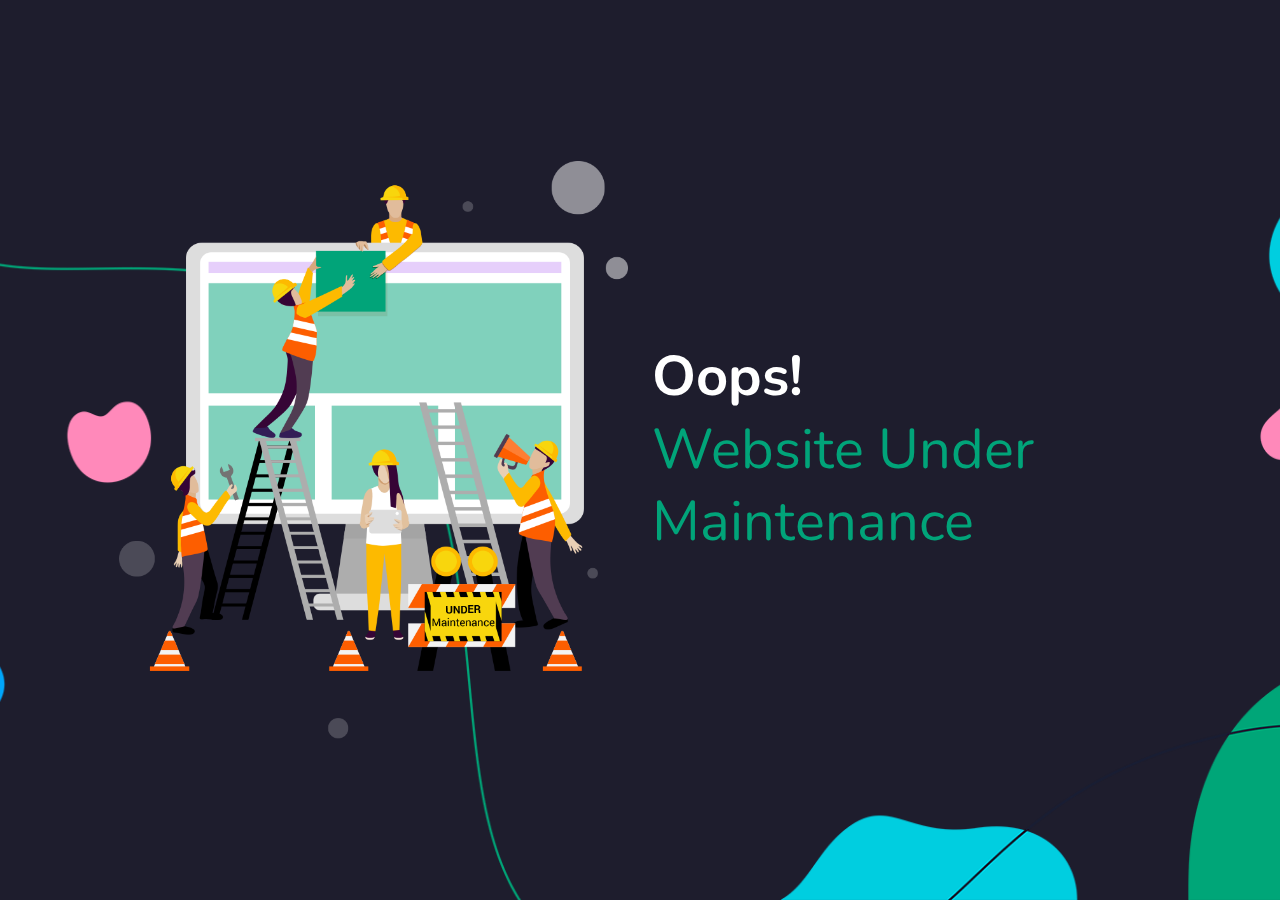
<file: maintenance.html>
<!DOCTYPE html>
<html lang="en">

<!-- Mirrored from themeht.com/template/winck/ltr/maintenance.html by HTTrack Website Copier/3.x [XR&CO'2014], Wed, 25 Jan 2023 17:33:23 GMT -->
<head>

<!-- meta tags -->
<meta charset="utf-8">
<meta name="keywords" content="bootstrap 5, premium, multipurpose, sass, scss, saas" />
<meta name="description" content="Bootstrap 5 Landing Page Template" />
<meta name="author" content="www.themeht.com" />
<meta name="viewport" content="width=device-width, initial-scale=1">

<!-- Title -->
<title>Winck - Bootstrap 5 Multipurpose Landing Page</title>

<!-- Favicon Icon -->
<link rel="shortcut icon" href="assets/images/favicon.ico" />

<!-- inject css start -->

<!--== bootstrap -->
<link href="assets/css/bootstrap.min.css" rel="stylesheet" type="text/css" />

<!--== animate -->
<link href="assets/css/animate.css" rel="stylesheet" type="text/css" />

<!--== line-awesome -->
<link href="assets/css/line-awesome.min.css" rel="stylesheet" type="text/css" />

<!--== magnific-popup -->
<link href="assets/css/magnific-popup.css" rel="stylesheet" type="text/css" />

<!--== owl.carousel -->
<link href="assets/css/owl.carousel.css" rel="stylesheet" type="text/css" />

<!--== spacing -->
<link href="assets/css/spacing.css" rel="stylesheet" type="text/css" />

<!--== theme.min -->
<link href="assets/css/theme.min.css" rel="stylesheet" />

<!-- inject css end -->

</head>

<body>

<!-- page wrapper start -->

<div class="page-wrapper">
  
<!-- preloader start -->

<div id="ht-preloader">
  <div class="loader clear-loader"> <span>W</span>
    <span>i</span>
    <span>n</span>
    <span>c</span>
    <span>k</span>
  </div>
</div>

<!-- preloader end -->


<!--body content start-->

<div class="page-content">

<!--404 start-->

<section class="fullscreen-banner p-0 overflow-hidden bg-dark" data-bg-img="assets/images/bg/02.png">
    <div class="container-fluid h-100">
      <div class="row h-100 align-items-center justify-content-center">
        <div class="col-md-5">
          <img class="img-fluid d-inline" src="assets/images/maintenance.png" alt="">
      </div>
      <div class="col-md-5">
        <h1 class="text-white mb-0">Oops! <span class="font-w-4 d-block text-primary">Website Under Maintenance</span></h1>
      </div>
    </div>
  </div>
</section>

<!--404 end-->

</div>

<!--body content end--> 

</div>

<!-- page wrapper end -->

 
<!--back-to-top start-->

<div class="scroll-top"><a class="smoothscroll" href="#top">Scroll Top</a></div>

<!--back-to-top end-->

<!-- inject js start -->

<!--== jquery -->
<script src="assets/js/jquery.min.js"></script> 

<!--== bootstrap -->
<script src="assets/js/bootstrap.bundle.min.js"></script>

<!--== owl-carousel -->
<script src="assets/js/owl.carousel.min.js"></script> 

<!--== magnific-popup --> 
<script src="assets/js/jquery.magnific-popup.min.js"></script>

<!--== counter -->
<script src="assets/js/counter.js"></script> 

<!--== countdown -->
<script src="assets/js/jquery.countdown.min.js"></script>

<!--== particles -->
<script src="assets/js/particles.js"></script>

<!--== typer -->
<script src="assets/js/typer.js"></script> 

<!--== wow -->
<script src="assets/js/wow.min.js"></script>

<!--== theme-script -->
<script src="assets/js/theme-script.js"></script>

<!-- inject js end -->

</body>


<!-- Mirrored from themeht.com/template/winck/ltr/maintenance.html by HTTrack Website Copier/3.x [XR&CO'2014], Wed, 25 Jan 2023 17:33:24 GMT -->
</html>
</file>
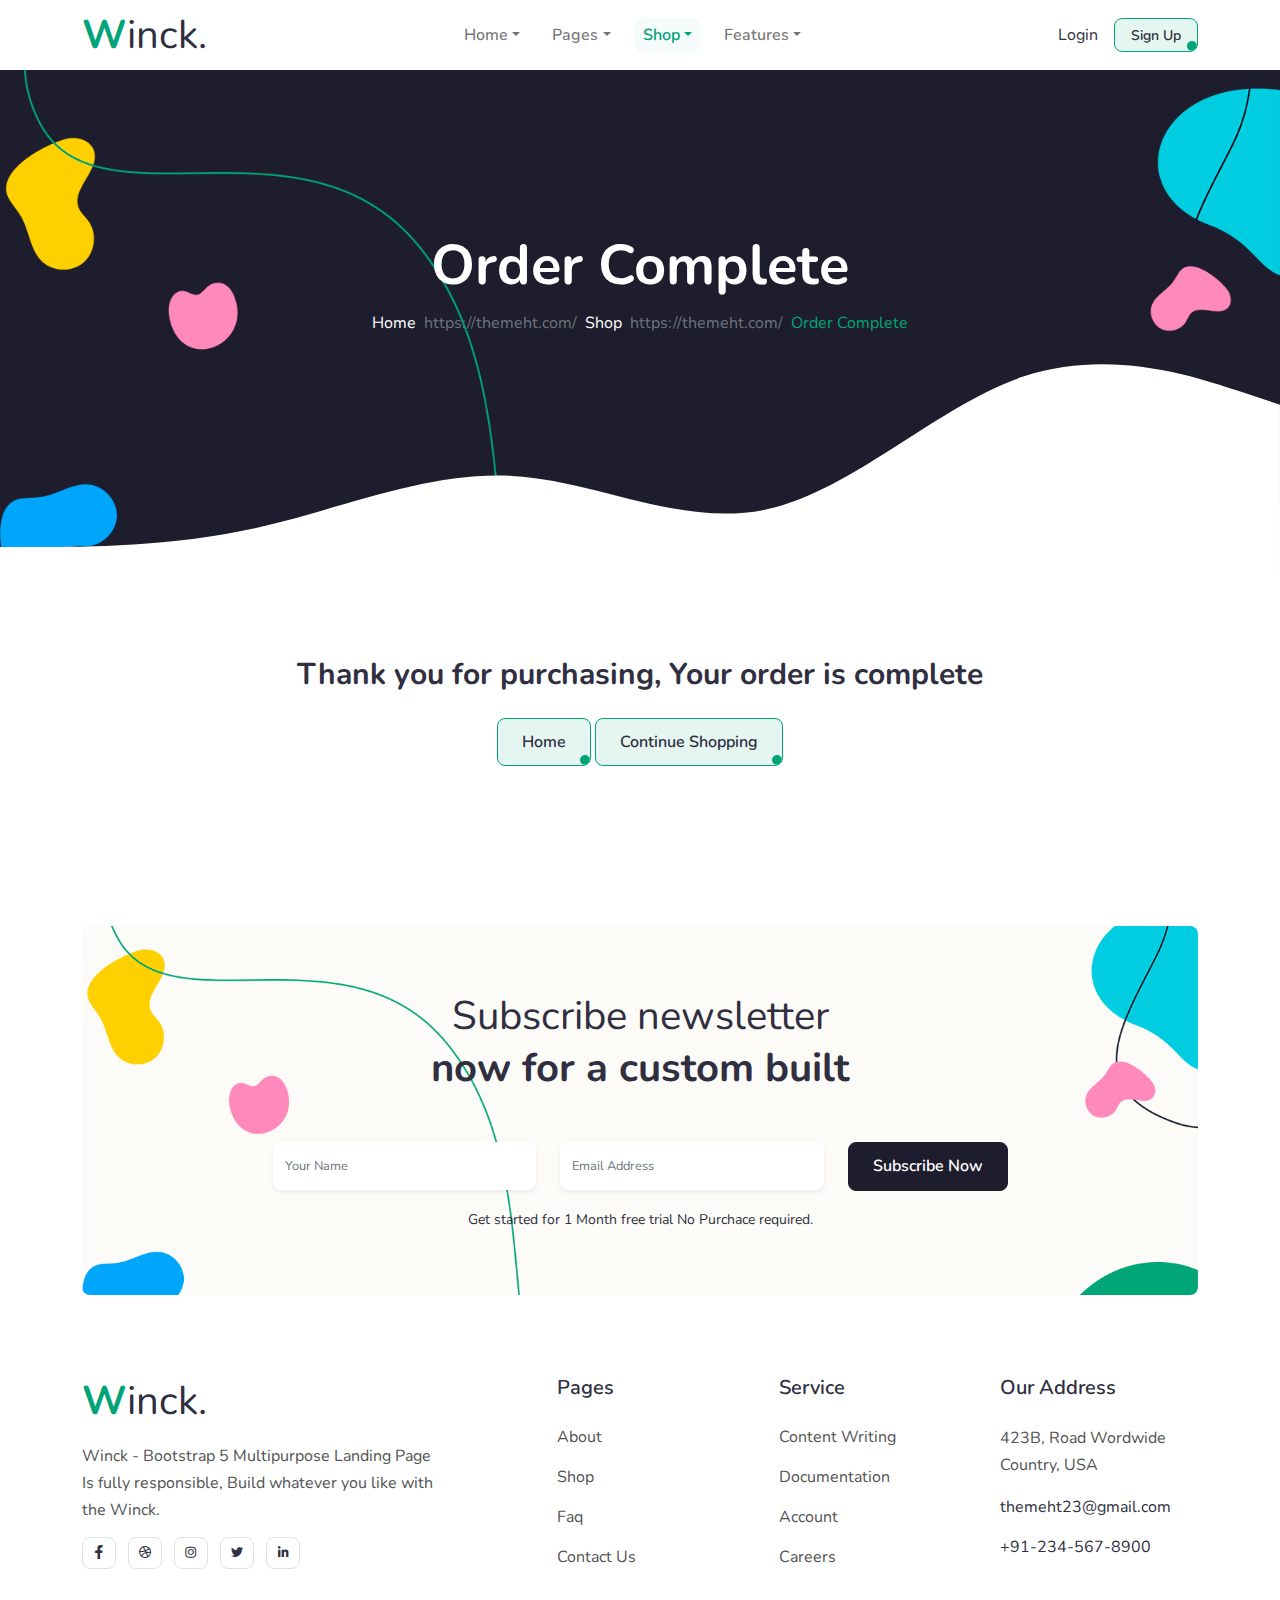
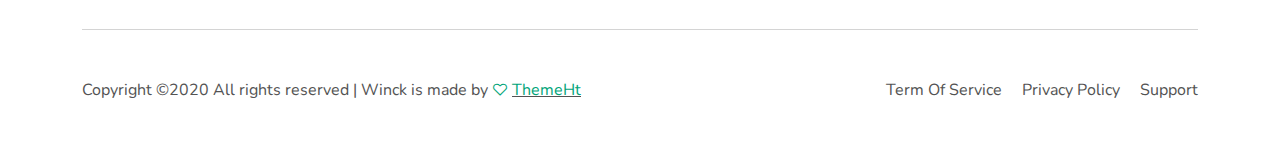
<file: order-complete.html>
<!DOCTYPE html>
<html lang="en">

<!-- Mirrored from themeht.com/template/winck/ltr/order-complete.html by HTTrack Website Copier/3.x [XR&CO'2014], Wed, 25 Jan 2023 17:33:47 GMT -->
<head>

<!-- meta tags -->
<meta charset="utf-8">
<meta name="keywords" content="bootstrap 5, premium, multipurpose, sass, scss, saas" />
<meta name="description" content="Bootstrap 5 Landing Page Template" />
<meta name="author" content="www.themeht.com" />
<meta name="viewport" content="width=device-width, initial-scale=1">

<!-- Title -->
<title>Winck - Bootstrap 5 Multipurpose Landing Page</title>

<!-- Favicon Icon -->
<link rel="shortcut icon" href="assets/images/favicon.ico" />

<!-- inject css start -->

<!--== bootstrap -->
<link href="assets/css/bootstrap.min.css" rel="stylesheet" type="text/css" />

<!--== animate -->
<link href="assets/css/animate.css" rel="stylesheet" type="text/css" />

<!--== line-awesome -->
<link href="assets/css/line-awesome.min.css" rel="stylesheet" type="text/css" />

<!--== magnific-popup -->
<link href="assets/css/magnific-popup.css" rel="stylesheet" type="text/css" />

<!--== owl.carousel -->
<link href="assets/css/owl.carousel.css" rel="stylesheet" type="text/css" />

<!--== spacing -->
<link href="assets/css/spacing.css" rel="stylesheet" type="text/css" />

<!--== theme.min -->
<link href="assets/css/theme.min.css" rel="stylesheet" />

<!-- inject css end -->

</head>

<body>

<!-- page wrapper start -->

<div class="page-wrapper">
  
<!-- preloader start -->

<div id="ht-preloader">
  <div class="loader clear-loader"> <span>W</span>
    <span>i</span>
    <span>n</span>
    <span>c</span>
    <span>k</span>
  </div>
</div>

<!-- preloader end -->


<!--header start-->

<header class="site-header">
  <div id="header-wrap">
    <div class="container">
      <div class="row">
        <!--menu start-->
        <div class="col"> 
          <nav class="navbar navbar-expand-lg navbar-light">
            <a class="navbar-brand logo text-primary mb-0 font-w-7" href="index.html">
              W<span class="text-dark font-w-4">inck.</span>
            </a>
            <button class="navbar-toggler" type="button" data-bs-toggle="collapse" data-bs-target="#navbarNav" aria-expanded="false" aria-label="Toggle navigation"> <span class="navbar-toggler-icon"></span>
            </button>
            <div class="collapse navbar-collapse" id="navbarNav">
              <ul class="navbar-nav mx-auto">
                <li class="nav-item dropdown"> <a class="nav-link dropdown-toggle" href="#" data-bs-toggle="dropdown">Home</a>
                  <ul class="dropdown-menu">
                    <li><a class="dropdown-item" href="index.html">Landing 1</a>
                    </li>
                    <li><a class="dropdown-item" href="index-2.html">Landing 2</a>
                    </li>
                    <li><a class="dropdown-item" href="index-3.html">Landing 3</a>
                    </li>
                    <li><a class="dropdown-item" href="index-4.html">Landing 4</a>
                    </li>
                  </ul>
                </li>
                <li class="nav-item dropdown"> <a class="nav-link dropdown-toggle" href="#" data-bs-toggle="dropdown">Pages</a>
                  <ul class="dropdown-menu">
                    <li class="dropdown-submenu"><a class="dropdown-item dropdown-toggle" href="#">Company</a>
                      <ul class="dropdown-menu">
                        <li><a class="dropdown-item" href="about-us-1.html">About Us</a>
                        </li>
                        <li><a class="dropdown-item" href="about-us-2.html">About Us 2</a>
                        </li>
                        <li><a class="dropdown-item" href="career.html">Career</a>
                        </li>
                        <li><a class="dropdown-item" href="career-single.html">Career Single</a>
                        </li>
                      </ul>
                    </li>
                    <li class="dropdown-submenu"><a class="dropdown-item dropdown-toggle" href="#">Blogs</a>
                      <ul class="dropdown-menu">
                        <li><a class="dropdown-item" href="blog-card.html">Blog Card</a>
                        </li>
                        <li><a class="dropdown-item" href="blog-listing.html">Blog Listing 1</a>
                        </li>
                        <li><a class="dropdown-item" href="blog-listing-2.html">Blog Listing 2</a>
                        </li>
                        <li><a class="dropdown-item" href="blog-single.html">Blog Single</a>
                        </li>
                      </ul>
                    </li>
                    <li class="dropdown-submenu"><a class="dropdown-item dropdown-toggle" href="#">Contacts</a>
                      <ul class="dropdown-menu">
                        <li><a class="dropdown-item" href="contact-us.html">Contact 1</a>
                        </li>
                        <li><a class="dropdown-item" href="contact-us-2.html">Contact 2</a>
                        </li>
                      </ul>
                    </li>
                    <li class="dropdown-submenu"><a class="dropdown-item dropdown-toggle" href="#">Account</a>
                      <ul class="dropdown-menu">
                        <li><a class="dropdown-item" href="login.html">Sign In</a>
                        </li>
                        <li><a class="dropdown-item" href="login-2.html">Sign In 2</a>
                        </li>
                        <li><a class="dropdown-item" href="signup.html">Sign Up</a>
                        </li>
                        <li><a class="dropdown-item" href="forgot-password.html">Forgot Password</a>
                        </li>
                      </ul>
                    </li>
                    <li class="dropdown-submenu"><a class="dropdown-item dropdown-toggle" href="#">Utilities</a>
                      <ul class="dropdown-menu">
                        <li><a class="dropdown-item" href="pricing.html">Pricing</a>
                        </li>
                        <li><a class="dropdown-item" href="faq.html">Faq</a>
                        </li>
                        <li><a class="dropdown-item" href="maintenance.html">Maintenance</a>
                        </li>
                        <li><a class="dropdown-item" href="coming-soon.html">Coming Soon</a>
                        </li>
                        <li><a class="dropdown-item" href="error-404.html">Error 404</a>
                        </li>
                        <li><a class="dropdown-item" href="privacy-policy.html">Privacy & Policy</a>
                        </li>
                        <li><a class="dropdown-item" href="terms-and-conditions.html">Terms & Conditions</a>
                        </li>
                      </ul>
                    </li>
                  </ul>
                </li>
                <li class="nav-item dropdown"> <a class="nav-link dropdown-toggle active" href="#" data-bs-toggle="dropdown">Shop</a>
                  <ul class="dropdown-menu">
                    <li><a class="dropdown-item" href="product-grid.html">Product Grid</a>
                    </li>
                    <li><a class="dropdown-item" href="product-list.html">Product List</a>
                    </li>
                    <li><a class="dropdown-item" href="product-single.html">Product Single</a>
                    </li>
                    <li><a class="dropdown-item" href="product-cart.html">Cart</a>
                    </li>
                    <li><a class="dropdown-item" href="product-checkout.html">Checkout</a>
                    </li>
                    <li><a class="dropdown-item" href="order-complete.html">Order Completed</a>
                    </li>
                  </ul>
                </li>
                <li class="nav-item dropdown"> <a class="nav-link dropdown-toggle" href="#" data-bs-toggle="dropdown">Features</a>
                  <ul class="dropdown-menu">
                    <li><a class="dropdown-item" href="feature-accordion.html">Accordion</a>
                    </li>
                    <li><a class="dropdown-item" href="feature-blog.html">Blog</a>
                    </li>
                    <li><a class="dropdown-item" href="feature-counter.html">Counter</a>
                    </li>
                    <li><a class="dropdown-item" href="feature-icon-box.html">Feature Box</a>
                    </li>
                    <li><a class="dropdown-item" href="feature-pricing.html">Price Table</a>
                    </li>
                    <li><a class="dropdown-item" href="feature-team.html">Team</a>
                    </li>
                    <li><a class="dropdown-item" href="feature-testimonial.html">Testimonial</a>
                    </li>
                  </ul>
                </li>
              </ul>
            </div>
            <div class="d-sm-flex align-items-center justify-content-end"> <a class="btn-link" href="login.html">Login</a>  <a class="btn btn-primary btn-sm ms-3 d-sm-inline-block d-none" href="signup.html">Sign Up</a> 
          </div>
          </nav>
          
        </div>
        <!--menu end-->
      </div>
    </div>
  </div>
</header>

<!--header end-->

<!--hero section start-->

<section class="hero-banner position-relative custom-pt-1 custom-pb-2 bg-dark" data-bg-img="assets/images/bg/02.png">
  <div class="container">
    <div class="row text-white text-center z-index-1">
      <div class="col">
        <h1 class="text-white">Order Complete</h1>
        <nav aria-label="breadcrumb">
          <ol class="breadcrumb justify-content-center bg-transparent p-0 m-0">
            <li class="breadcrumb-item"><a class="text-white" href="#">Home</a>
            </li>
            <li class="breadcrumb-item">Shop</li>
            <li class="breadcrumb-item active text-primary" aria-current="page">Order Complete</li>
          </ol>
        </nav>
      </div>
    </div>
    <!-- / .row -->
  </div>
  <!-- / .container -->
  <div class="shape-1 bottom">
    <svg xmlns="http://www.w3.org/2000/svg" viewBox="0 0 1440 320">
      <path fill="#fff" fill-opacity="1" d="M0,288L48,288C96,288,192,288,288,266.7C384,245,480,203,576,208C672,213,768,267,864,245.3C960,224,1056,128,1152,96C1248,64,1344,96,1392,112L1440,128L1440,320L1392,320C1344,320,1248,320,1152,320C1056,320,960,320,864,320C768,320,672,320,576,320C480,320,384,320,288,320C192,320,96,320,48,320L0,320Z"></path>
    </svg>
  </div>
</section>

<!--hero section end--> 


<!--body content start-->

<div class="page-content">

<section class="text-center pb-11">
  <div class="container">
    <div class="row">
      <div class="col-md-12">
        <h3 class="mb-4">Thank you for purchasing, Your order is complete</h3>
        <a class="btn btn-primary" href="#">Home</a>
        <a class="btn btn-primary" href="#">Continue Shopping</a>      
      </div>
    </div>
  </div>
</section>

<!--newsletter start-->

<section>
  <div class="container">
    <div class="row">
      <div class="col">
        <div class="bg-light bg-pos-l py-6 px-4 px-lg-6 text-center rounded" data-bg-img="assets/images/bg/02.png">
          <div class="mb-5">
            <h2><span class="font-w-4 d-block">Subscribe newsletter</span> now for a custom built</h2>
          </div>
          <div class="row justify-content-center">
            <div class="col-lg-9">
              <div class="subscribe-form text-center">
                <form id="mc-form" class="row mb-3">
                  <div class="col-md">
                    <input type="text" value="" name="NAME" class="name form-control border-0 shadow-sm rounded" id="mc-name" placeholder="Your Name" required="">
                  </div>
                  <div class="col-md">
                    <input type="email" value="" name="EMAIL" class="email form-control border-0 shadow-sm rounded mt-3 mt-md-0" id="mc-email" placeholder="Email Address" required="">
                  </div>
                  <div class="col-md-auto">
                    <input class="btn btn-dark mt-3 mt-md-0" type="submit" name="subscribe" value="Subscribe Now">
                  </div>
                </form>
<small class="text-dark">Get started for 1 Month free trial No Purchace required.</small>
              </div>
            </div>
          </div>
        </div>
      </div>
    </div>
  </div>
</section>

<!--newsletter end-->

</div>

<!--body content end--> 


<!--footer start-->

<footer>
  <div class="container">
    <div class="row">
      <div class="col-12 col-lg-5 col-xl-4 me-auto mb-5 mb-lg-0"> <a class="footer-logo h2 text-primary mb-0 font-w-7" href="index.html">
              W<span class="text-dark font-w-4">inck.</span>
            </a>
        <p class="my-3">Winck - Bootstrap 5 Multipurpose Landing Page Is fully responsible, Build whatever you like with the Winck.</p>
        <ul class="list-inline">
          <li class="list-inline-item"><a class="border rounded px-2 py-1 text-dark" href="#"><i class="la la-facebook"></i></a>
          </li>
          <li class="list-inline-item"><a class="border rounded px-2 py-1 text-dark" href="#"><i class="la la-dribbble"></i></a>
          </li>
          <li class="list-inline-item"><a class="border rounded px-2 py-1 text-dark" href="#"><i class="la la-instagram"></i></a>
          </li>
          <li class="list-inline-item"><a class="border rounded px-2 py-1 text-dark" href="#"><i class="la la-twitter"></i></a>
          </li>
          <li class="list-inline-item"><a class="border rounded px-2 py-1 text-dark" href="#"><i class="la la-linkedin"></i></a>
          </li>
        </ul>
      </div>
      <div class="col-12 col-lg-6 col-xl-7">
        <div class="row">
          <div class="col-12 col-sm-4 navbar-light">
            <h5 class="mb-4">Pages</h5>
            <ul class="list-unstyled mb-0">
              <li class="mb-3"><a class="list-group-item-action" href="about-us-1.html">About</a>
              </li>
              <li class="mb-3"><a class="list-group-item-action" href="product-grid.html">Shop</a>
              </li>
              <li class="mb-3"><a class="list-group-item-action" href="faq.html">Faq</a>
              </li>
              <li><a class="list-group-item-action" href="contact-us.html">Contact Us</a>
              </li>
            </ul>
          </div>
          <div class="col-12 col-sm-4 mt-6 mt-sm-0 navbar-light">
            <h5 class="mb-4">Service</h5>
            <ul class="list-unstyled mb-0">
              <li class="mb-3"><a class="list-group-item-action" href="#">Content Writing</a>
              </li>
              <li class="mb-3"><a class="list-group-item-action" href="#">Documentation</a>
              </li>
              <li class="mb-3"><a class="list-group-item-action" href="login.html">Account</a>
              </li>
              <li><a class="list-group-item-action" href="career.html">Careers</a>
              </li>
            </ul>
          </div>
          <div class="col-12 col-sm-4 mt-6 mt-sm-0 navbar-light">
            <h5 class="mb-4">Our Address</h5>
            <div class="mb-3">
              <p class="mb-0 text-muted">423B, Road Wordwide Country, USA</p>
            </div>
            <div class="mb-3"> <a class="btn-link" href="mailto:themeht23@gmail.com"> themeht23@gmail.com</a>
            </div>
            <div> <a class="btn-link" href="tel:+912345678900">+91-234-567-8900</a>
            </div>
          </div>
        </div>
      </div>
    </div>
    <div class="row my-5">
      <div class="col">
        <hr class="m-0">
      </div>
    </div>
    <div class="row align-items-center mb-5">
      <div class="col-md-6">Copyright ©2020 All rights reserved | Winck is made by <i class="lar la-heart text-primary heartBeat2"></i>  <u><a class="text-primary" href="#">ThemeHt</a></u>
      </div>
      <div class="col-md-6 text-md-end mt-3 mt-md-0">
        <ul class="list-inline mb-0">
          <li class="me-3 list-inline-item"> <a class="list-group-item-action" href="#">
                  Term Of Service
                </a>
          </li>
          <li class="me-3 list-inline-item"> <a class="list-group-item-action" href="#">
                  Privacy Policy
                </a>
          </li>
          <li class="list-inline-item"> <a class="list-group-item-action" href="#">
                  Support
                </a>
          </li>
        </ul>
      </div>
    </div>
  </div>
</footer>

<!--footer end-->

</div>

<!-- page wrapper end -->

 
<!--back-to-top start-->

<div class="scroll-top"><a class="smoothscroll" href="#top">Scroll Top</a></div>

<!--back-to-top end-->

<!-- inject js start -->

<!--== jquery -->
<script src="assets/js/jquery.min.js"></script> 

<!--== bootstrap -->
<script src="assets/js/bootstrap.bundle.min.js"></script>

<!--== owl-carousel -->
<script src="assets/js/owl.carousel.min.js"></script> 

<!--== magnific-popup --> 
<script src="assets/js/jquery.magnific-popup.min.js"></script>

<!--== counter -->
<script src="assets/js/counter.js"></script> 

<!--== countdown -->
<script src="assets/js/jquery.countdown.min.js"></script>

<!--== particles -->
<script src="assets/js/particles.js"></script>

<!--== typer -->
<script src="assets/js/typer.js"></script> 

<!--== wow -->
<script src="assets/js/wow.min.js"></script>

<!--== theme-script -->
<script src="assets/js/theme-script.js"></script>

<!-- inject js end -->

</body>


<!-- Mirrored from themeht.com/template/winck/ltr/order-complete.html by HTTrack Website Copier/3.x [XR&CO'2014], Wed, 25 Jan 2023 17:33:47 GMT -->
</html>
</file>
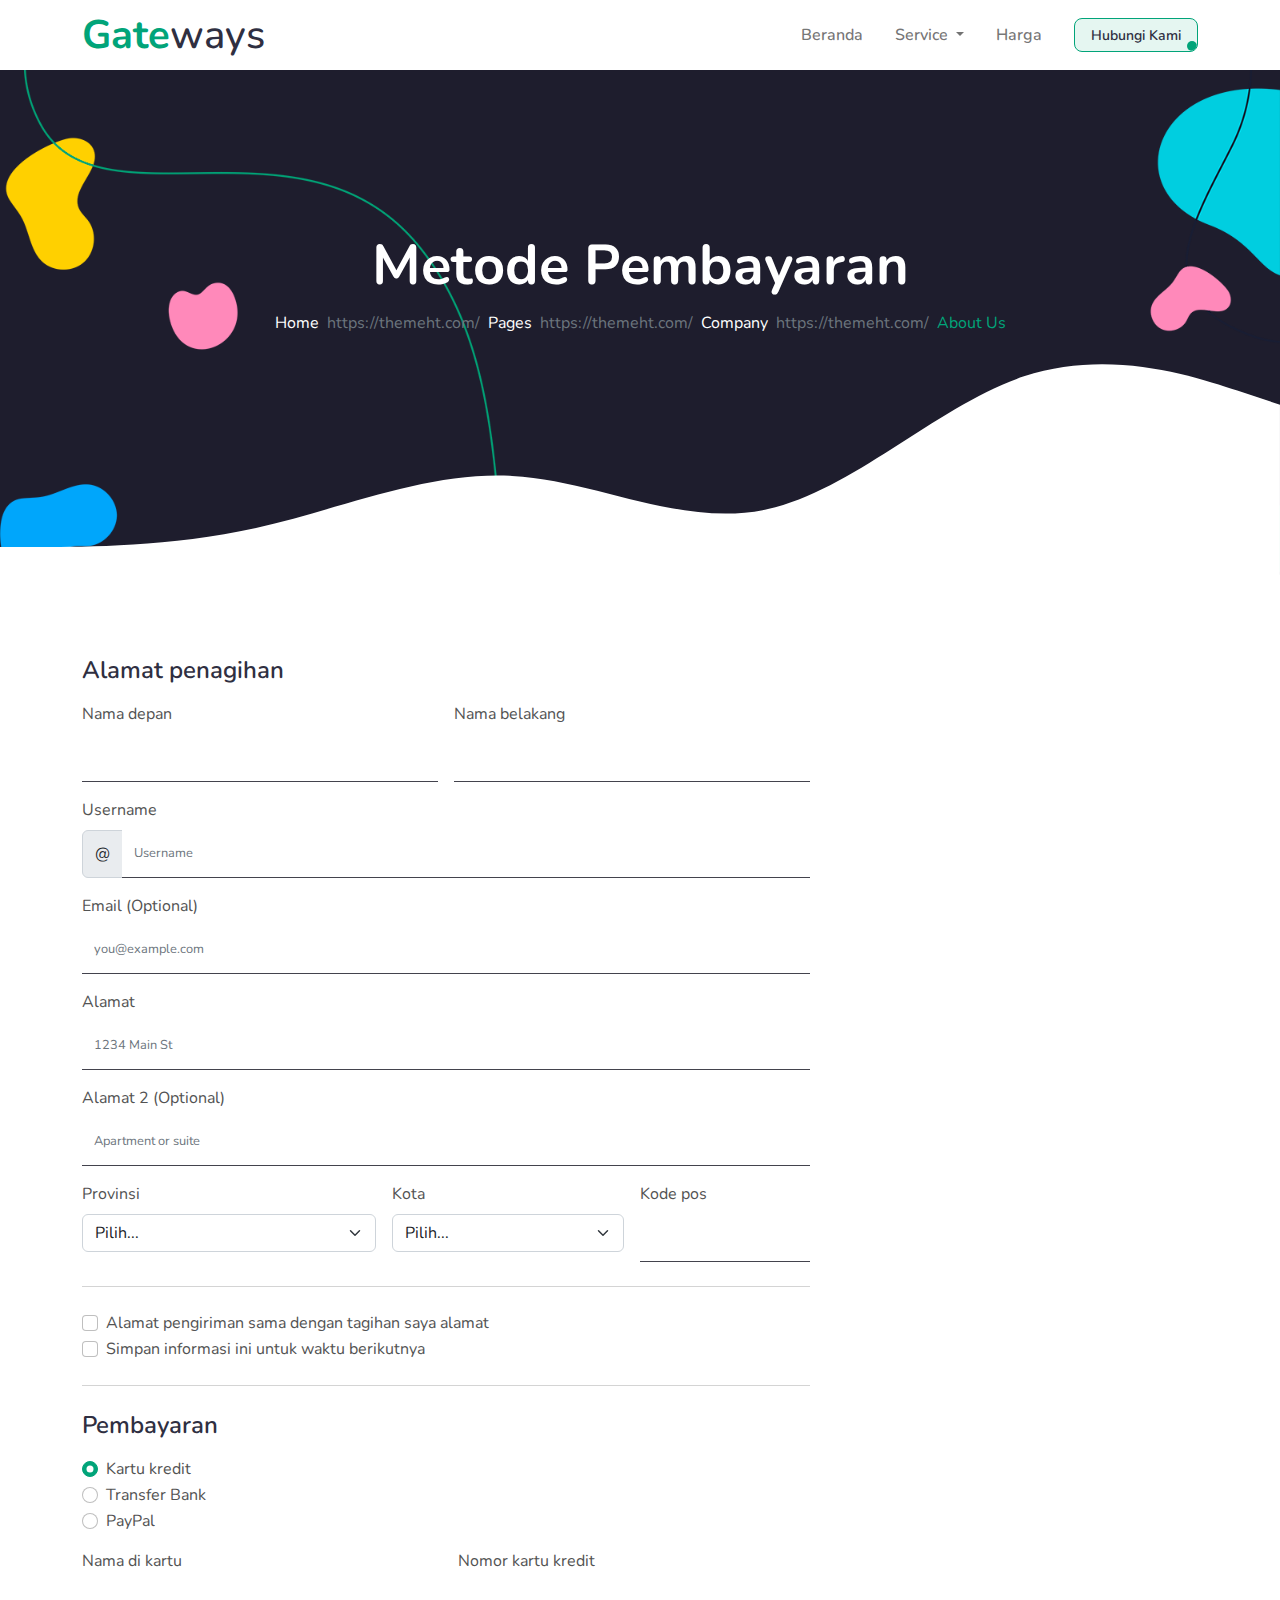
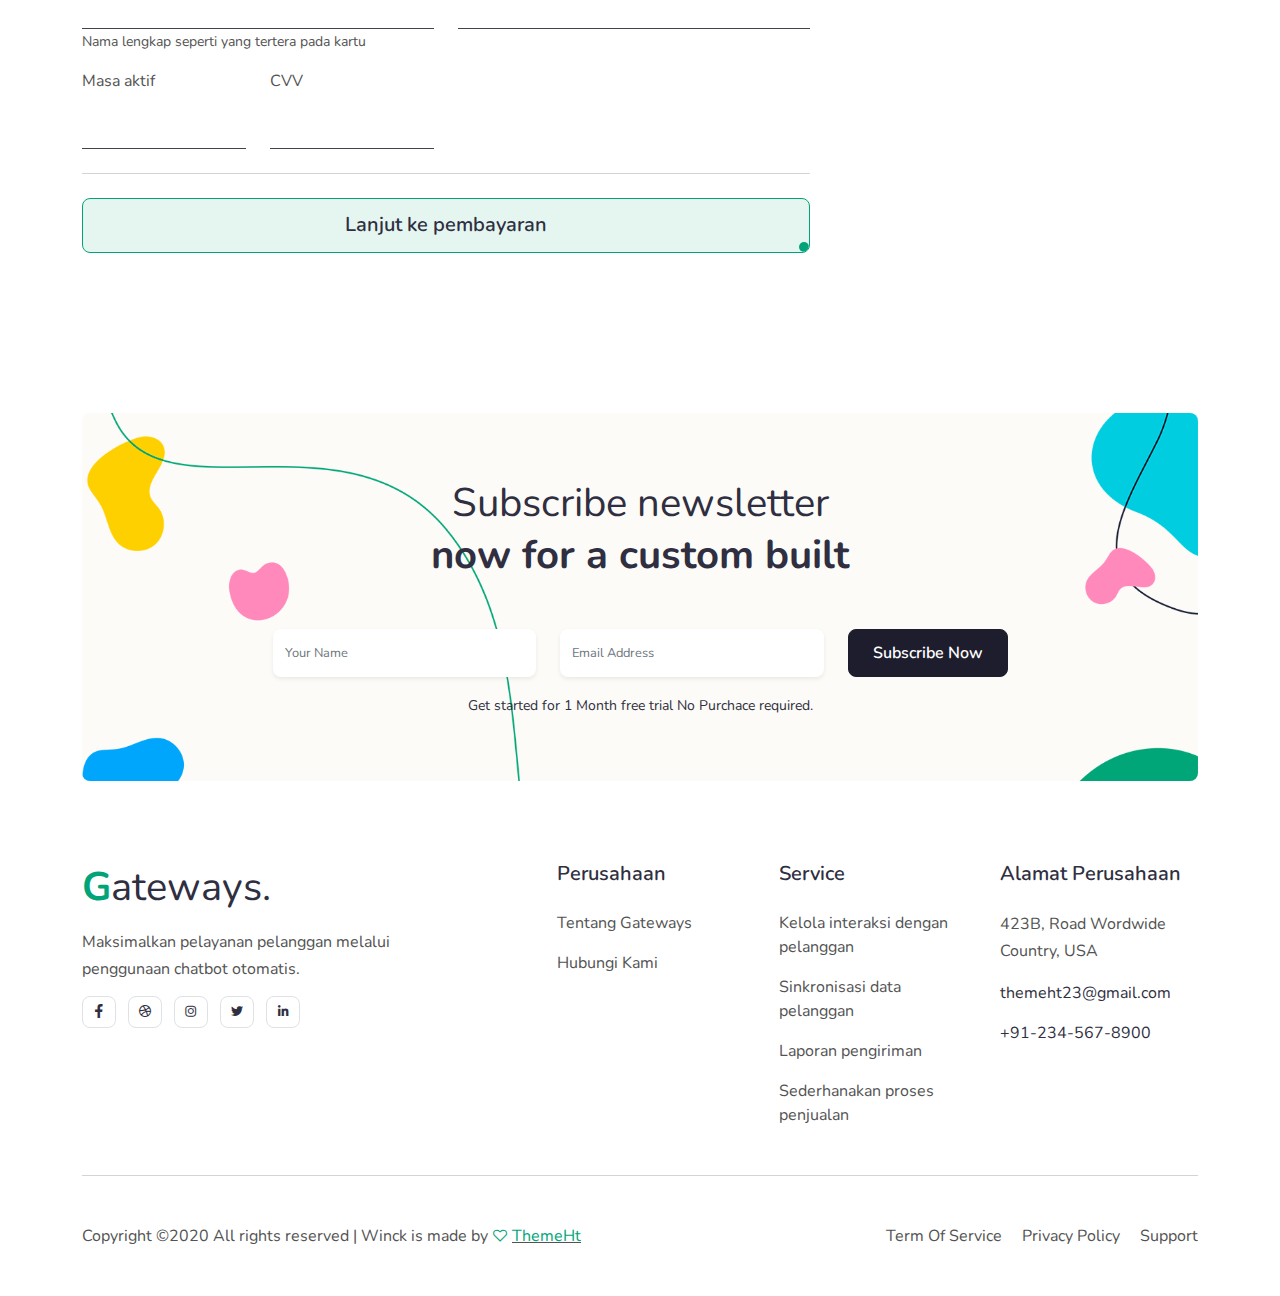
<file: payment.html>
<!DOCTYPE html>
<html lang="en">
<!-- Mirrored from themeht.com/template/winck/ltr/about-us-1.html by HTTrack Website Copier/3.x [XR&CO'2014], Wed, 25 Jan 2023 17:33:07 GMT -->

<head>
  <!-- meta tags -->
  <meta charset="utf-8" />
  <meta name="keywords" content="bootstrap 5, premium, multipurpose, sass, scss, saas" />
  <meta name="description" content="Bootstrap 5 Landing Page Template" />
  <meta name="author" content="www.themeht.com" />
  <meta name="viewport" content="width=device-width, initial-scale=1" />

  <!-- Title -->
  <title>ILCS</title>

  <!-- Favicon Icon -->
  <link rel="shortcut icon" href="assets/images/favicon.ico" />

  <!-- inject css start -->

  <!--== bootstrap -->
  <link href="assets/css/bootstrap.min.css" rel="stylesheet" type="text/css" />

  <!--== animate -->
  <link href="assets/css/animate.css" rel="stylesheet" type="text/css" />

  <!--== line-awesome -->
  <link href="assets/css/line-awesome.min.css" rel="stylesheet" type="text/css" />

  <!--== magnific-popup -->
  <link href="assets/css/magnific-popup.css" rel="stylesheet" type="text/css" />

  <!--== owl.carousel -->
  <link href="assets/css/owl.carousel.css" rel="stylesheet" type="text/css" />

  <!--== spacing -->
  <link href="assets/css/spacing.css" rel="stylesheet" type="text/css" />

  <!--== theme.min -->
  <link href="assets/css/theme.min.css" rel="stylesheet" />

  <!-- inject css end -->

  <!-- JavaScript payment-->
</head>

<body>
  <!-- page wrapper start -->

  <div class="page-wrapper">
    <!-- preloader start -->

    <div id="ht-preloader">
      <div class="loader clear-loader">
        <span>I</span>
        <span>l</span>
        <span>c</span>
        <span>s</span>
      </div>
    </div>

    <!-- preloader end -->

    <!--header start-->

    <header class="site-header">
      <div id="header-wrap">
        <div class="container">
          <div class="row">
            <!--menu start-->
            <div class="col">
              <nav class="navbar navbar-expand-lg navbar-light">
                <a class="navbar-brand logo text-primary mb-0 font-w-7" href="index.html">
                  Gate<span class="text-dark font-w-5">ways</span>
                </a>
                <button class="navbar-toggler" type="button" data-bs-toggle="collapse" data-bs-target="#navbarNav"
                  aria-expanded="false" aria-label="Toggle navigation">
                  <span class="navbar-toggler-icon"></span>
                </button>
                <div class="collapse navbar-collapse" id="navbarNav">
                  <ul class="navbar-nav ms-auto">
                    <li class="nav-item active">
                      <a href="index.html" class="nav-link">Beranda</a>
                    </li>
                    <li class="nav-item dropdown">
                      <a class="nav-link dropdown-toggle" href="#" id="navbarDropdown" role="button"
                        data-bs-toggle="dropdown" aria-expanded="false">Service
                      </a>
                      <ul class="dropdown-menu dropdown-menu-start" aria-labelledby="navbarDropdown">
                        <li>
                          <a class="dropdown-item" href="content-service-1.html">Kelola interaksi dengan pelanggan</a>
                        </li>
                        <li>
                          <a class="dropdown-item" href="content-service-2.html">Sinkronisasi data pelanggan</a>
                        </li>
                        <li>
                          <a class="dropdown-item" href="content-service-3.html">Laporan pengiriman</a>
                        </li>
                    </li>
                    <a class="dropdown-item" href="content-service-4.html">Sederhanakan proses penjualan</a>
                  </ul>
                  </li>

                  <li class="nav-item active">
                    <a href="pricing.html" class="nav-link">Harga</a>
                  </li>
                  </ul>
                </div>
                <div class="d-sm-flex align-items-center justify-content-end">
                  <a class="btn btn btn-primary btn-sm ms-3 d-sm-inline-block d-none" href="#">Hubungi Kami</a>
                </div>
              </nav>
            </div>
            <!--menu end-->
          </div>
        </div>
      </div>
    </header>
    <!--header end-->

    <!--hero section start-->

    <section class="hero-banner position-relative custom-pt-1 custom-pb-2 bg-dark"
      data-bg-img="assets/images/bg/02.png">
      <div class="container">
        <div class="row text-white text-center z-index-1">
          <div class="col">
            <h1 class="text-white">Metode Pembayaran</h1>
            <nav aria-label="breadcrumb">
              <ol class="breadcrumb justify-content-center bg-transparent p-0 m-0">
                <li class="breadcrumb-item">
                  <a class="text-white" href="#">Home</a>
                </li>
                <li class="breadcrumb-item">Pages</li>
                <li class="breadcrumb-item">Company</li>
                <li class="breadcrumb-item active text-primary" aria-current="page">
                  About Us
                </li>
              </ol>
            </nav>
          </div>
        </div>
        <!-- / .row -->
      </div>
      <!-- / .container -->
      <div class="shape-1 bottom">
        <svg xmlns="http://www.w3.org/2000/svg" viewBox="0 0 1440 320">
          <path fill="#fff" fill-opacity="1"
            d="M0,288L48,288C96,288,192,288,288,266.7C384,245,480,203,576,208C672,213,768,267,864,245.3C960,224,1056,128,1152,96C1248,64,1344,96,1392,112L1440,128L1440,320L1392,320C1344,320,1248,320,1152,320C1056,320,960,320,864,320C768,320,672,320,576,320C480,320,384,320,288,320C192,320,96,320,48,320L0,320Z">
          </path>
        </svg>
      </div>
    </section>

    <!--hero section end-->

    <!--body content start-->

    <div class="page-content">
      <!-- payment start -->
      <section>
        <div class="container">
          <div class="row g-5">
            <div class="col-md-5 col-lg-4 order-md-last">
              </form>
            </div>
            <div class="col-md-7 col-lg-8">
              <h4 class="mb-3">Alamat penagihan</h4>
              <form class="needs-validation" novalidate="">
                <div class="row g-3">
                  <div class="col-sm-6">
                    <label for="firstName" class="form-label">Nama depan</label>
                    <input type="text" class="form-control" id="firstName" placeholder="" value="" required="">
                    <div class="invalid-feedback">
                      Nama depan yang valid wajib diisi.
                    </div>
                  </div>

                  <div class="col-sm-6">
                    <label for="lastName" class="form-label">Nama belakang</label>
                    <input type="text" class="form-control" id="lastName" placeholder="" value="" required="">
                    <div class="invalid-feedback">
                      Nama belakang yang valid harus diisi.
                    </div>
                  </div>

                  <div class="col-12">
                    <label for="username" class="form-label">Username</label>
                    <div class="input-group has-validation">
                      <span class="input-group-text">@</span>
                      <input type="text" class="form-control" id="username" placeholder="Username" required="">
                      <div class="invalid-feedback">
                        Nama pengguna Anda harus diisi.
                      </div>
                    </div>
                  </div>

                  <div class="col-12">
                    <label for="email" class="form-label">Email <span class="text-muted">(Optional)</span></label>
                    <input type="email" class="form-control" id="email" placeholder="you@example.com">
                    <div class="invalid-feedback">
                      Masukkan alamat email yang valid untuk pembaruan pengiriman.
                    </div>
                  </div>

                  <div class="col-12">
                    <label for="address" class="form-label">Alamat</label>
                    <input type="text" class="form-control" id="address" placeholder="1234 Main St" required="">
                    <div class="invalid-feedback">
                      Masukkan alamat pengiriman Anda.
                    </div>
                  </div>

                  <div class="col-12">
                    <label for="address2" class="form-label">Alamat 2 <span class="text-muted">(Optional)</span></label>
                    <input type="text" class="form-control" id="address2" placeholder="Apartment or suite">
                  </div>

                  <div class="col-md-5">
                    <label for="country" class="form-label">Provinsi</label>
                    <select class="form-select" id="country" required="">
                      <option value="">Pilih...</option>
                      <option>Jawa Timur</option>
                    </select>
                    <div class="invalid-feedback">
                      Pilihlah wilayah yang valid.
                    </div>
                  </div>

                  <div class="col-md-4">
                    <label for="state" class="form-label">Kota</label>
                    <select class="form-select" id="state" required="">
                      <option value="">Pilih...</option>
                      <option>Surabaya</option>
                    </select>
                    <div class="invalid-feedback">
                      Berikan status yang valid.
                    </div>
                  </div>

                  <div class="col-md-3">
                    <label for="zip" class="form-label">Kode pos</label>
                    <input type="text" class="form-control" id="zip" placeholder="" required="">
                    <div class="invalid-feedback">
                      Kode pos diperlukan.
                    </div>
                  </div>
                </div>

                <hr class="my-4">

                <div class="form-check">
                  <input type="checkbox" class="form-check-input" id="same-address">
                  <label class="form-check-label" for="same-address">Alamat pengiriman sama dengan tagihan saya
                    alamat</label>
                </div>

                <div class="form-check">
                  <input type="checkbox" class="form-check-input" id="save-info">
                  <label class="form-check-label" for="save-info">Simpan informasi ini untuk waktu berikutnya</label>
                </div>
                <hr class="my-4">
                <h4 class="mb-3">Pembayaran</h4>

                <!-- Payment Method Option -->
                <div class="my-3">
                  <div class="form-check">
                    <input id="credit" name="paymentMethod" type="radio" class="form-check-input" checked required
                      value="creditCard">
                    <label class="form-check-label" for="credit">Kartu kredit</label>
                  </div>
                  <div class="form-check">
                    <input id="debit" name="paymentMethod" type="radio" class="form-check-input" required
                      value="debitCard">
                    <label class="form-check-label" for="debit">Transfer Bank</label>
                  </div>
                  <div class="form-check">
                    <input id="PayPal" name="paymentMethod" type="radio" class="form-check-input" required
                      value="paypalCard">
                    <label class="form-check-label" for="PayPal">PayPal</label>
                  </div>
                </div>

                <!-- Credit Card -->
                <div id="creditCard">
                  <div class="row gy-3">

                    <div class="col-md-6">
                      <label for="cc-name" class="form-label">Nama di kartu</label>
                      <input type="text" class="form-control" id="cc-name" placeholder="" required="">
                      <small class="text-muted  text-muted">Nama lengkap seperti yang tertera pada kartu</small>
                      <div class="invalid-feedback">
                        Diperlukan nama di kartu
                      </div>
                    </div>
                    <div class="col-md-6">
                      <label for="cc-number" class="form-label">Nomor kartu kredit</label>
                      <input type="text" class="form-control" id="cc-number" placeholder="" required="">
                      <div class="invalid-feedback">
                        Nomor kartu kredit diperlukan
                      </div>
                    </div>

                    <div class="col-md-3">
                      <label for="cc-expiration" class="form-label">Masa aktif</label>
                      <input type="text" class="form-control" id="cc-expiration" placeholder="" required="">
                      <div class="invalid-feedback">
                        Diperlukan tanggal masa aktif
                      </div>
                    </div>

                    <div class="col-md-3">
                      <label for="cc-cvv" class="form-label">CVV</label>
                      <input type="text" class="form-control" id="cc-cvv" placeholder="" required="">
                      <div class="invalid-feedback">
                        Kode keamanan diperlukan
                      </div>
                    </div>
                  </div>
                </div>

                <!-- Transfer Bank -->
                <div id="debitCard" class="d-none">
                  <div class="row gy-3">
                    <div class="col-md-12">
                      <label for="bankName" class="form-label">Nama Bank</label>
                      <select class="form-select" id="bankName" required>
                        <option value="">Pilih Bank</option>
                        <option value="bank1">Bank BNI</option>
                        <option value="bank2">Bank BRI</option>
                        <option value="bank3">Bank MANDIRI</option>
                        <option value="bank4">Bank BCA</option>
                        <!-- Tambahkan pilihan bank lainnya sesuai kebutuhan -->
                      </select>
                      <div class="invalid-feedback">
                        Pilih salah satu bank.
                      </div>
                    </div>
                    <div class="col-md-12">
                      <div class="w-50">

                        <label for="accountNumber" class="form-label">Nomor Rekening</label>
                        <input type="text" class="form-control" id="accountNumber" placeholder="" required>
                        <div class="invalid-feedback">
                          Nomor Rekening diperlukan
                        </div>
                      </div>
                    </div>
                    <div class="col-md-12">
                      <div class="w-50">
                        <label for="routingNumber" class="form-label">Nama pada nomor rekening</label>
                        <input type="text" class="form-control" id="routingNumber" placeholder="" required>
                        <div class="invalid-feedback">
                          Nama pada nomor rekening diperlukan
                        </div>
                      </div>
                    </div>
                  </div>
                </div>
                <!-- Paypal -->
                <div id="paypalCard" class="d-none">
                  <div class="row gy-3">
                    <div class="col-md-6">
                      <label for="bankName" class="form-label">Nama Bank</label>
                      <input type="text" class="form-control" id="cc-name" placeholder="" required="">
                      <div class="invalid-feedback">
                        Nama Bank harus diisi
                      </div>
                    </div>
                    <div class="col-md-6">
                      <label for="cc-number" class="form-label">Nomor Rekening</label>
                      <input type="text" class="form-control" id="cc-number" placeholder="" required="">
                      <div class="invalid-feedback">
                        Nomor Rekening harus diisi dengan benar
                      </div>
                    </div>

                    <div class="col-md-6">
                      <label for="routingNumber" class="form-label
                                                      ">Nama pada nomor rekening</label>
                      <input type="text" class="form-control" id="routingNumber" placeholder="" required="">
                      <div class="invalid-feedback">
                        Nama pada nomor rekening diperlukan
                      </div>
                    </div>
                  </div>
                </div>
                <hr class="my-4">
                <a href="invoice.html" class="w-100 btn btn-primary btn-lg">Lanjut ke pembayaran</a>
              </form>
            </div>
          </div>
      </section>
      <!-- payment end -->

      <!--newsletter start-->
      <section>
        <div class="container">
          <div class="row">
            <div class="col">
              <div class="bg-light bg-pos-l py-6 px-4 px-lg-6 text-center rounded"
                data-bg-img="assets/images/bg/02.png">
                <div class="mb-5">
                  <h2>
                    <span class="font-w-4 d-block">Subscribe newsletter</span>
                    now for a custom built
                  </h2>
                </div>
                <div class="row justify-content-center">
                  <div class="col-lg-9">
                    <div class="subscribe-form text-center">
                      <form id="mc-form" class="row mb-3">
                        <div class="col-md">
                          <input type="text" value="" name="NAME" class="name form-control border-0 shadow-sm rounded"
                            id="mc-name" placeholder="Your Name" required="" />
                        </div>
                        <div class="col-md">
                          <input type="email" value="" name="EMAIL"
                            class="email form-control border-0 shadow-sm rounded mt-3 mt-md-0" id="mc-email"
                            placeholder="Email Address" required="" />
                        </div>
                        <div class="col-md-auto">
                          <input class="btn btn-dark mt-3 mt-md-0" type="submit" name="subscribe"
                            value="Subscribe Now" />
                        </div>
                      </form>
                      <small class="text-dark">Get started for 1 Month free trial No Purchace
                        required.</small>
                    </div>
                  </div>
                </div>
              </div>
            </div>
          </div>
        </div>
      </section>

      <!--newsletter end-->
    </div>

    <!--body content end-->

    <!--footer start-->

    <footer>
      <div class="container">
        <div class="row">
          <div class="col-12 col-lg-5 col-xl-4 me-auto mb-5 mb-lg-0">
            <a class="footer-logo h2 text-primary mb-0 font-w-7" href="index.html">
              G<span class="text-dark font-w-4">ateways.</span>
            </a>
            <p class="my-3">
              Maksimalkan pelayanan pelanggan melalui penggunaan chatbot otomatis.
            </p>
            <ul class="list-inline">
              <li class="list-inline-item">
                <a class="border rounded px-2 py-1 text-dark" href="#"><i class="la la-facebook"></i></a>
              </li>
              <li class="list-inline-item">
                <a class="border rounded px-2 py-1 text-dark" href="#"><i class="la la-dribbble"></i></a>
              </li>
              <li class="list-inline-item">
                <a class="border rounded px-2 py-1 text-dark" href="#"><i class="la la-instagram"></i></a>
              </li>
              <li class="list-inline-item">
                <a class="border rounded px-2 py-1 text-dark" href="#"><i class="la la-twitter"></i></a>
              </li>
              <li class="list-inline-item">
                <a class="border rounded px-2 py-1 text-dark" href="#"><i class="la la-linkedin"></i></a>
              </li>
            </ul>
          </div>
          <div class="col-12 col-lg-6 col-xl-7">
            <div class="row">
              <div class="col-12 col-sm-4 navbar-light">
                <h5 class="mb-4">Perusahaan</h5>
                <ul class="list-unstyled mb-0">
                  <li class="mb-3">
                    <a class="list-group-item-action" href="index.html">Tentang Gateways</a>
                  </li>
                  <a class="list-group-item-action" href="contact-us.html">Hubungi Kami</a>
                  </li>
                </ul>
              </div>
              <div class="col-12 col-sm-4 mt-6 mt-sm-0 navbar-light">
                <h5 class="mb-4">Service</h5>
                <ul class="list-unstyled mb-0">
                  <li class="mb-3">
                    <a class="list-group-item-action" href="content-service-1.html">Kelola interaksi dengan
                      pelanggan</a>
                  </li>
                  <li class="mb-3">
                    <a class="list-group-item-action" href="content-service-2.html">Sinkronisasi data pelanggan</a>
                  </li>
                  <li class="mb-3">
                    <a class="list-group-item-action" href="content-service-3.html">Laporan pengiriman</a>
                  </li>
                  <li>
                    <a class="list-group-item-action" href="content-service-4.html">Sederhanakan proses penjualan</a>
                  </li>
                </ul>
              </div>
              <div class="col-12 col-sm-4 mt-6 mt-sm-0 navbar-light">
                <h5 class="mb-4">Alamat Perusahaan</h5>
                <div class="mb-3">
                  <p class="mb-0 text-muted">
                    423B, Road Wordwide Country, USA
                  </p>
                </div>
                <div class="mb-3">
                  <a class="btn-link" href="mailto:themeht23@gmail.com">
                    themeht23@gmail.com</a>
                </div>
                <div>
                  <a class="btn-link" href="tel:+912345678900">+91-234-567-8900</a>
                </div>
              </div>
            </div>
          </div>
        </div>
        <div class="row my-5">
          <div class="col">
            <hr class="m-0" />
          </div>
        </div>
        <div class="row align-items-center mb-5">
          <div class="col-md-6">
            Copyright ©2020 All rights reserved | Winck is made by
            <i class="lar la-heart text-primary heartBeat2"></i>
            <u><a class="text-primary" href="#">ThemeHt</a></u>
          </div>
          <div class="col-md-6 text-md-end mt-3 mt-md-0">
            <ul class="list-inline mb-0">
              <li class="me-3 list-inline-item">
                <a class="list-group-item-action" href="#">
                  Term Of Service
                </a>
              </li>
              <li class="me-3 list-inline-item">
                <a class="list-group-item-action" href="#">
                  Privacy Policy
                </a>
              </li>
              <li class="list-inline-item">
                <a class="list-group-item-action" href="#"> Support </a>
              </li>
            </ul>
          </div>
        </div>
      </div>
    </footer>

    <!--footer end-->
  </div>

  <!-- page wrapper end -->

  <!--back-to-top start-->

  <div class="scroll-top">
    <a class="smoothscroll" href="#top">Scroll Top</a>
  </div>

  <!--back-to-top end-->

  <!-- inject js start -->

  <!--== jquery -->
  <script src="assets/js/jquery.min.js"></script>

  <!--== bootstrap -->
  <script src="assets/js/bootstrap.bundle.min.js"></script>

  <!--== owl-carousel -->
  <script src="assets/js/owl.carousel.min.js"></script>

  <!--== magnific-popup -->
  <script src="assets/js/jquery.magnific-popup.min.js"></script>

  <!--== counter -->
  <script src="assets/js/counter.js"></script>

  <!--== countdown -->
  <script src="assets/js/jquery.countdown.min.js"></script>

  <!--== particles -->
  <script src="assets/js/particles.js"></script>

  <!--== typer -->
  <script src="assets/js/typer.js"></script>

  <!--== wow -->
  <script src="assets/js/wow.min.js"></script>

  <!--== theme-script -->
  <script src="assets/js/theme-script.js"></script>

  <!-- alert succes -->

  <!-- JavaScript payment-->

  <script src="assets/js/app.js"></script>


  <!-- inject js end -->
</body>

<!-- Mirrored from themeht.com/template/winck/ltr/about-us-1.html by HTTrack Website Copier/3.x [XR&CO'2014], Wed, 25 Jan 2023 17:33:07 GMT -->

</html>
</file>
<file: assets/css/spacing.css>
.m-0 {
	margin: 0 !important
}

.mt-0, .my-0 {
	margin-top: 0 !important
}

.me-0, .mx-0 {
	margin-right: 0 !important
}

.mb-0, .my-0 {
	margin-bottom: 0 !important
}

.ms-0, .mx-0 {
	margin-left: 0 !important
}

.m-1 {
	margin: .25rem !important
}

.mt-1, .my-1 {
	margin-top: .25rem !important
}

.me-1, .mx-1 {
	margin-right: .25rem !important
}

.mb-1, .my-1 {
	margin-bottom: .25rem !important
}

.ms-1, .mx-1 {
	margin-left: .25rem !important
}

.m-2 {
	margin: .5rem !important
}

.mt-2, .my-2 {
	margin-top: .5rem !important
}

.me-2, .mx-2 {
	margin-right: .5rem !important
}

.mb-2, .my-2 {
	margin-bottom: .5rem !important
}

.ms-2, .mx-2 {
	margin-left: .5rem !important
}

.m-3 {
	margin: 1rem !important
}

.mt-3, .my-3 {
	margin-top: 1rem !important
}

.me-3, .mx-3 {
	margin-right: 1rem !important
}

.mb-3, .my-3 {
	margin-bottom: 1rem !important
}

.ms-3, .mx-3 {
	margin-left: 1rem !important
}

.m-4 {
	margin: 1.5rem !important
}

.mt-4, .my-4 {
	margin-top: 1.5rem !important
}

.me-4, .mx-4 {
	margin-right: 1.5rem !important
}

.mb-4, .my-4 {
	margin-bottom: 1.5rem !important
}

.ms-4, .mx-4 {
	margin-left: 1.5rem !important
}

.m-5 {
	margin: 3rem !important
}

.mt-5, .my-5 {
	margin-top: 3rem !important
}

.me-5, .mx-5 {
	margin-right: 3rem !important
}

.mb-5, .my-5 {
	margin-bottom: 3rem !important
}

.ms-5, .mx-5 {
	margin-left: 3rem !important
}

.m-6 {
	margin: 4rem !important
}

.mt-6, .my-6 {
	margin-top: 4rem !important
}

.me-6, .mx-6 {
	margin-right: 4rem !important
}

.mb-6, .my-6 {
	margin-bottom: 4rem !important
}

.ms-6, .mx-6 {
	margin-left: 4rem !important
}

.m-7 {
	margin: 5rem !important
}

.mt-7, .my-7 {
	margin-top: 5rem !important
}

.me-7, .mx-7 {
	margin-right: 5rem !important
}

.mb-7, .my-7 {
	margin-bottom: 5rem !important
}

.ms-7, .mx-7 {
	margin-left: 5rem !important
}

.m-8 {
	margin: 6rem !important
}

.mt-8, .my-8 {
	margin-top: 6rem !important
}

.me-8, .mx-8 {
	margin-right: 6rem !important
}

.mb-8, .my-8 {
	margin-bottom: 6rem !important
}

.ms-8, .mx-8 {
	margin-left: 6rem !important
}

.m-9 {
	margin: 7rem !important
}

.mt-9, .my-9 {
	margin-top: 7rem !important
}

.me-9, .mx-9 {
	margin-right: 7rem !important
}

.mb-9, .my-9 {
	margin-bottom: 7rem !important
}

.ms-9, .mx-9 {
	margin-left: 7rem !important
}

.m-10 {
	margin: 8rem !important
}

.mt-10, .my-10 {
	margin-top: 8rem !important
}

.me-10, .mx-10 {
	margin-right: 8rem !important
}

.mb-10, .my-10 {
	margin-bottom: 8rem !important
}

.ms-10, .mx-10 {
	margin-left: 8rem !important
}

.p-0 {
	padding: 0 !important
}

.pt-0, .py-0 {
	padding-top: 0 !important
}

.pe-0, .px-0 {
	padding-right: 0 !important
}

.pb-0, .py-0 {
	padding-bottom: 0 !important
}

.ps-0, .px-0 {
	padding-left: 0 !important
}

.p-1 {
	padding: .25rem !important
}

.pt-1, .py-1 {
	padding-top: .25rem !important
}

.pe-1, .px-1 {
	padding-right: .25rem !important
}

.pb-1, .py-1 {
	padding-bottom: .25rem !important
}

.ps-1, .px-1 {
	padding-left: .25rem !important
}

.p-2 {
	padding: .5rem !important
}

.pt-2, .py-2 {
	padding-top: .5rem !important
}

.pe-2, .px-2 {
	padding-right: .5rem !important
}

.pb-2, .py-2 {
	padding-bottom: .5rem !important
}

.ps-2, .px-2 {
	padding-left: .5rem !important
}

.p-3 {
	padding: 1rem !important
}

.pt-3, .py-3 {
	padding-top: 1rem !important
}

.pe-3, .px-3 {
	padding-right: 1rem !important
}

.pb-3, .py-3 {
	padding-bottom: 1rem !important
}

.ps-3, .px-3 {
	padding-left: 1rem !important
}

.p-4 {
	padding: 1.5rem !important
}

.pt-4, .py-4 {
	padding-top: 1.5rem !important
}

.pe-4, .px-4 {
	padding-right: 1.5rem !important
}

.pb-4, .py-4 {
	padding-bottom: 1.5rem !important
}

.ps-4, .px-4 {
	padding-left: 1.5rem !important
}

.p-5 {
	padding: 3rem !important
}

.pt-5, .py-5 {
	padding-top: 3rem !important
}

.pe-5, .px-5 {
	padding-right: 3rem !important
}

.pb-5, .py-5 {
	padding-bottom: 3rem !important
}

.ps-5, .px-5 {
	padding-left: 3rem !important
}

.p-6 {
	padding: 4rem !important
}

.pt-6, .py-6 {
	padding-top: 4rem !important
}

.pe-6, .px-6 {
	padding-right: 4rem !important
}

.pb-6, .py-6 {
	padding-bottom: 4rem !important
}

.ps-6, .px-6 {
	padding-left: 4rem !important
}

.p-7 {
	padding: 5rem !important
}

.pt-7, .py-7 {
	padding-top: 5rem !important
}

.pe-7, .px-7 {
	padding-right: 5rem !important
}

.pb-7, .py-7 {
	padding-bottom: 5rem !important
}

.ps-7, .px-7 {
	padding-left: 5rem !important
}

.p-8 {
	padding: 6rem !important
}

.pt-8, .py-8 {
	padding-top: 6rem !important
}

.pe-8, .px-8 {
	padding-right: 6rem !important
}

.pb-8, .py-8 {
	padding-bottom: 6rem !important
}

.ps-8, .px-8 {
	padding-left: 6rem !important
}

.p-9 {
	padding: 7rem !important
}

.pt-9, .py-9 {
	padding-top: 7rem !important
}

.pe-9, .px-9 {
	padding-right: 7rem !important
}

.pb-9, .py-9 {
	padding-bottom: 7rem !important
}

.ps-9, .px-9 {
	padding-left: 7rem !important
}

.p-10 {
	padding: 8rem !important
}

.pt-10, .py-10 {
	padding-top: 8rem !important
}

.pe-10, .px-10 {
	padding-right: 8rem !important
}

.pb-10, .py-10 {
	padding-bottom: 8rem !important
}

.ps-10, .px-10 {
	padding-left: 8rem !important
}

.m-n1 {
	margin: -.25rem !important
}

.mt-n1, .my-n1 {
	margin-top: -.25rem !important
}

.me-n1, .mx-n1 {
	margin-right: -.25rem !important
}

.mb-n1, .my-n1 {
	margin-bottom: -.25rem !important
}

.ms-n1, .mx-n1 {
	margin-left: -.25rem !important
}

.m-n2 {
	margin: -.5rem !important
}

.mt-n2, .my-n2 {
	margin-top: -.5rem !important
}

.me-n2, .mx-n2 {
	margin-right: -.5rem !important
}

.mb-n2, .my-n2 {
	margin-bottom: -.5rem !important
}

.ms-n2, .mx-n2 {
	margin-left: -.5rem !important
}

.m-n3 {
	margin: -1rem !important
}

.mt-n3, .my-n3 {
	margin-top: -1rem !important
}

.me-n3, .mx-n3 {
	margin-right: -1rem !important
}

.mb-n3, .my-n3 {
	margin-bottom: -1rem !important
}

.ms-n3, .mx-n3 {
	margin-left: -1rem !important
}

.m-n4 {
	margin: -1.5rem !important
}

.mt-n4, .my-n4 {
	margin-top: -1.5rem !important
}

.me-n4, .mx-n4 {
	margin-right: -1.5rem !important
}

.mb-n4, .my-n4 {
	margin-bottom: -1.5rem !important
}

.ms-n4, .mx-n4 {
	margin-left: -1.5rem !important
}

.m-n5 {
	margin: -3rem !important
}

.mt-n5, .my-n5 {
	margin-top: -3rem !important
}

.me-n5, .mx-n5 {
	margin-right: -3rem !important
}

.mb-n5, .my-n5 {
	margin-bottom: -3rem !important
}

.ms-n5, .mx-n5 {
	margin-left: -3rem !important
}

.m-n6 {
	margin: -4rem !important
}

.mt-n6, .my-n6 {
	margin-top: -4rem !important
}

.me-n6, .mx-n6 {
	margin-right: -4rem !important
}

.mb-n6, .my-n6 {
	margin-bottom: -4rem !important
}

.ms-n6, .mx-n6 {
	margin-left: -4rem !important
}

.m-n7 {
	margin: -5rem !important
}

.mt-n7, .my-n7 {
	margin-top: -5rem !important
}

.me-n7, .mx-n7 {
	margin-right: -5rem !important
}

.mb-n7, .my-n7 {
	margin-bottom: -5rem !important
}

.ms-n7, .mx-n7 {
	margin-left: -5rem !important
}

.m-n8 {
	margin: -6rem !important
}

.mt-n8, .my-n8 {
	margin-top: -6rem !important
}

.me-n8, .mx-n8 {
	margin-right: -6rem !important
}

.mb-n8, .my-n8 {
	margin-bottom: -6rem !important
}

.ms-n8, .mx-n8 {
	margin-left: -6rem !important
}

.m-n9 {
	margin: -7rem !important
}

.mt-n9, .my-n9 {
	margin-top: -7rem !important
}

.me-n9, .mx-n9 {
	margin-right: -7rem !important
}

.mb-n9, .my-n9 {
	margin-bottom: -7rem !important
}

.ms-n9, .mx-n9 {
	margin-left: -7rem !important
}

.m-n10 {
	margin: -8rem !important
}

.mt-n10, .my-n10 {
	margin-top: -8rem !important
}

.me-n10, .mx-n10 {
	margin-right: -8rem !important
}

.mb-n10, .my-n10 {
	margin-bottom: -8rem !important
}

.ms-n10, .mx-n10 {
	margin-left: -8rem !important
}

.m-auto {
	margin: auto !important
}

.mt-auto, .my-auto {
	margin-top: auto !important
}

.me-auto, .mx-auto {
	margin-right: auto !important
}

.mb-auto, .my-auto {
	margin-bottom: auto !important
}

.ms-auto, .mx-auto {
	margin-left: auto !important
}

@media (min-width:576px) {
	.m-sm-0 {
		margin: 0 !important
	}

	.mt-sm-0, .my-sm-0 {
		margin-top: 0 !important
	}

	.me-sm-0, .mx-sm-0 {
		margin-right: 0 !important
	}

	.mb-sm-0, .my-sm-0 {
		margin-bottom: 0 !important
	}

	.ms-sm-0, .mx-sm-0 {
		margin-left: 0 !important
	}

	.m-sm-1 {
		margin: .25rem !important
	}

	.mt-sm-1, .my-sm-1 {
		margin-top: .25rem !important
	}

	.me-sm-1, .mx-sm-1 {
		margin-right: .25rem !important
	}

	.mb-sm-1, .my-sm-1 {
		margin-bottom: .25rem !important
	}

	.ms-sm-1, .mx-sm-1 {
		margin-left: .25rem !important
	}

	.m-sm-2 {
		margin: .5rem !important
	}

	.mt-sm-2, .my-sm-2 {
		margin-top: .5rem !important
	}

	.me-sm-2, .mx-sm-2 {
		margin-right: .5rem !important
	}

	.mb-sm-2, .my-sm-2 {
		margin-bottom: .5rem !important
	}

	.ms-sm-2, .mx-sm-2 {
		margin-left: .5rem !important
	}

	.m-sm-3 {
		margin: 1rem !important
	}

	.mt-sm-3, .my-sm-3 {
		margin-top: 1rem !important
	}

	.me-sm-3, .mx-sm-3 {
		margin-right: 1rem !important
	}

	.mb-sm-3, .my-sm-3 {
		margin-bottom: 1rem !important
	}

	.ms-sm-3, .mx-sm-3 {
		margin-left: 1rem !important
	}

	.m-sm-4 {
		margin: 1.5rem !important
	}

	.mt-sm-4, .my-sm-4 {
		margin-top: 1.5rem !important
	}

	.me-sm-4, .mx-sm-4 {
		margin-right: 1.5rem !important
	}

	.mb-sm-4, .my-sm-4 {
		margin-bottom: 1.5rem !important
	}

	.ms-sm-4, .mx-sm-4 {
		margin-left: 1.5rem !important
	}

	.m-sm-5 {
		margin: 3rem !important
	}

	.mt-sm-5, .my-sm-5 {
		margin-top: 3rem !important
	}

	.me-sm-5, .mx-sm-5 {
		margin-right: 3rem !important
	}

	.mb-sm-5, .my-sm-5 {
		margin-bottom: 3rem !important
	}

	.ms-sm-5, .mx-sm-5 {
		margin-left: 3rem !important
	}

	.m-sm-6 {
		margin: 4rem !important
	}

	.mt-sm-6, .my-sm-6 {
		margin-top: 4rem !important
	}

	.me-sm-6, .mx-sm-6 {
		margin-right: 4rem !important
	}

	.mb-sm-6, .my-sm-6 {
		margin-bottom: 4rem !important
	}

	.ms-sm-6, .mx-sm-6 {
		margin-left: 4rem !important
	}

	.m-sm-7 {
		margin: 5rem !important
	}

	.mt-sm-7, .my-sm-7 {
		margin-top: 5rem !important
	}

	.me-sm-7, .mx-sm-7 {
		margin-right: 5rem !important
	}

	.mb-sm-7, .my-sm-7 {
		margin-bottom: 5rem !important
	}

	.ms-sm-7, .mx-sm-7 {
		margin-left: 5rem !important
	}

	.m-sm-8 {
		margin: 6rem !important
	}

	.mt-sm-8, .my-sm-8 {
		margin-top: 6rem !important
	}

	.me-sm-8, .mx-sm-8 {
		margin-right: 6rem !important
	}

	.mb-sm-8, .my-sm-8 {
		margin-bottom: 6rem !important
	}

	.ms-sm-8, .mx-sm-8 {
		margin-left: 6rem !important
	}

	.m-sm-9 {
		margin: 7rem !important
	}

	.mt-sm-9, .my-sm-9 {
		margin-top: 7rem !important
	}

	.me-sm-9, .mx-sm-9 {
		margin-right: 7rem !important
	}

	.mb-sm-9, .my-sm-9 {
		margin-bottom: 7rem !important
	}

	.ms-sm-9, .mx-sm-9 {
		margin-left: 7rem !important
	}

	.m-sm-10 {
		margin: 8rem !important
	}

	.mt-sm-10, .my-sm-10 {
		margin-top: 8rem !important
	}

	.me-sm-10, .mx-sm-10 {
		margin-right: 8rem !important
	}

	.mb-sm-10, .my-sm-10 {
		margin-bottom: 8rem !important
	}

	.ms-sm-10, .mx-sm-10 {
		margin-left: 8rem !important
	}

	.p-sm-0 {
		padding: 0 !important
	}

	.pt-sm-0, .py-sm-0 {
		padding-top: 0 !important
	}

	.pe-sm-0, .px-sm-0 {
		padding-right: 0 !important
	}

	.pb-sm-0, .py-sm-0 {
		padding-bottom: 0 !important
	}

	.ps-sm-0, .px-sm-0 {
		padding-left: 0 !important
	}

	.p-sm-1 {
		padding: .25rem !important
	}

	.pt-sm-1, .py-sm-1 {
		padding-top: .25rem !important
	}

	.pe-sm-1, .px-sm-1 {
		padding-right: .25rem !important
	}

	.pb-sm-1, .py-sm-1 {
		padding-bottom: .25rem !important
	}

	.ps-sm-1, .px-sm-1 {
		padding-left: .25rem !important
	}

	.p-sm-2 {
		padding: .5rem !important
	}

	.pt-sm-2, .py-sm-2 {
		padding-top: .5rem !important
	}

	.pe-sm-2, .px-sm-2 {
		padding-right: .5rem !important
	}

	.pb-sm-2, .py-sm-2 {
		padding-bottom: .5rem !important
	}

	.ps-sm-2, .px-sm-2 {
		padding-left: .5rem !important
	}

	.p-sm-3 {
		padding: 1rem !important
	}

	.pt-sm-3, .py-sm-3 {
		padding-top: 1rem !important
	}

	.pe-sm-3, .px-sm-3 {
		padding-right: 1rem !important
	}

	.pb-sm-3, .py-sm-3 {
		padding-bottom: 1rem !important
	}

	.ps-sm-3, .px-sm-3 {
		padding-left: 1rem !important
	}

	.p-sm-4 {
		padding: 1.5rem !important
	}

	.pt-sm-4, .py-sm-4 {
		padding-top: 1.5rem !important
	}

	.pe-sm-4, .px-sm-4 {
		padding-right: 1.5rem !important
	}

	.pb-sm-4, .py-sm-4 {
		padding-bottom: 1.5rem !important
	}

	.ps-sm-4, .px-sm-4 {
		padding-left: 1.5rem !important
	}

	.p-sm-5 {
		padding: 3rem !important
	}

	.pt-sm-5, .py-sm-5 {
		padding-top: 3rem !important
	}

	.pe-sm-5, .px-sm-5 {
		padding-right: 3rem !important
	}

	.pb-sm-5, .py-sm-5 {
		padding-bottom: 3rem !important
	}

	.ps-sm-5, .px-sm-5 {
		padding-left: 3rem !important
	}

	.p-sm-6 {
		padding: 4rem !important
	}

	.pt-sm-6, .py-sm-6 {
		padding-top: 4rem !important
	}

	.pe-sm-6, .px-sm-6 {
		padding-right: 4rem !important
	}

	.pb-sm-6, .py-sm-6 {
		padding-bottom: 4rem !important
	}

	.ps-sm-6, .px-sm-6 {
		padding-left: 4rem !important
	}

	.p-sm-7 {
		padding: 5rem !important
	}

	.pt-sm-7, .py-sm-7 {
		padding-top: 5rem !important
	}

	.pe-sm-7, .px-sm-7 {
		padding-right: 5rem !important
	}

	.pb-sm-7, .py-sm-7 {
		padding-bottom: 5rem !important
	}

	.ps-sm-7, .px-sm-7 {
		padding-left: 5rem !important
	}

	.p-sm-8 {
		padding: 6rem !important
	}

	.pt-sm-8, .py-sm-8 {
		padding-top: 6rem !important
	}

	.pe-sm-8, .px-sm-8 {
		padding-right: 6rem !important
	}

	.pb-sm-8, .py-sm-8 {
		padding-bottom: 6rem !important
	}

	.ps-sm-8, .px-sm-8 {
		padding-left: 6rem !important
	}

	.p-sm-9 {
		padding: 7rem !important
	}

	.pt-sm-9, .py-sm-9 {
		padding-top: 7rem !important
	}

	.pe-sm-9, .px-sm-9 {
		padding-right: 7rem !important
	}

	.pb-sm-9, .py-sm-9 {
		padding-bottom: 7rem !important
	}

	.ps-sm-9, .px-sm-9 {
		padding-left: 7rem !important
	}

	.p-sm-10 {
		padding: 8rem !important
	}

	.pt-sm-10, .py-sm-10 {
		padding-top: 8rem !important
	}

	.pe-sm-10, .px-sm-10 {
		padding-right: 8rem !important
	}

	.pb-sm-10, .py-sm-10 {
		padding-bottom: 8rem !important
	}

	.ps-sm-10, .px-sm-10 {
		padding-left: 8rem !important
	}

	.m-sm-n1 {
		margin: -.25rem !important
	}

	.mt-sm-n1, .my-sm-n1 {
		margin-top: -.25rem !important
	}

	.me-sm-n1, .mx-sm-n1 {
		margin-right: -.25rem !important
	}

	.mb-sm-n1, .my-sm-n1 {
		margin-bottom: -.25rem !important
	}

	.ms-sm-n1, .mx-sm-n1 {
		margin-left: -.25rem !important
	}

	.m-sm-n2 {
		margin: -.5rem !important
	}

	.mt-sm-n2, .my-sm-n2 {
		margin-top: -.5rem !important
	}

	.me-sm-n2, .mx-sm-n2 {
		margin-right: -.5rem !important
	}

	.mb-sm-n2, .my-sm-n2 {
		margin-bottom: -.5rem !important
	}

	.ms-sm-n2, .mx-sm-n2 {
		margin-left: -.5rem !important
	}

	.m-sm-n3 {
		margin: -1rem !important
	}

	.mt-sm-n3, .my-sm-n3 {
		margin-top: -1rem !important
	}

	.me-sm-n3, .mx-sm-n3 {
		margin-right: -1rem !important
	}

	.mb-sm-n3, .my-sm-n3 {
		margin-bottom: -1rem !important
	}

	.ms-sm-n3, .mx-sm-n3 {
		margin-left: -1rem !important
	}

	.m-sm-n4 {
		margin: -1.5rem !important
	}

	.mt-sm-n4, .my-sm-n4 {
		margin-top: -1.5rem !important
	}

	.me-sm-n4, .mx-sm-n4 {
		margin-right: -1.5rem !important
	}

	.mb-sm-n4, .my-sm-n4 {
		margin-bottom: -1.5rem !important
	}

	.ms-sm-n4, .mx-sm-n4 {
		margin-left: -1.5rem !important
	}

	.m-sm-n5 {
		margin: -3rem !important
	}

	.mt-sm-n5, .my-sm-n5 {
		margin-top: -3rem !important
	}

	.me-sm-n5, .mx-sm-n5 {
		margin-right: -3rem !important
	}

	.mb-sm-n5, .my-sm-n5 {
		margin-bottom: -3rem !important
	}

	.ms-sm-n5, .mx-sm-n5 {
		margin-left: -3rem !important
	}

	.m-sm-n6 {
		margin: -4rem !important
	}

	.mt-sm-n6, .my-sm-n6 {
		margin-top: -4rem !important
	}

	.me-sm-n6, .mx-sm-n6 {
		margin-right: -4rem !important
	}

	.mb-sm-n6, .my-sm-n6 {
		margin-bottom: -4rem !important
	}

	.ms-sm-n6, .mx-sm-n6 {
		margin-left: -4rem !important
	}

	.m-sm-n7 {
		margin: -5rem !important
	}

	.mt-sm-n7, .my-sm-n7 {
		margin-top: -5rem !important
	}

	.me-sm-n7, .mx-sm-n7 {
		margin-right: -5rem !important
	}

	.mb-sm-n7, .my-sm-n7 {
		margin-bottom: -5rem !important
	}

	.ms-sm-n7, .mx-sm-n7 {
		margin-left: -5rem !important
	}

	.m-sm-n8 {
		margin: -6rem !important
	}

	.mt-sm-n8, .my-sm-n8 {
		margin-top: -6rem !important
	}

	.me-sm-n8, .mx-sm-n8 {
		margin-right: -6rem !important
	}

	.mb-sm-n8, .my-sm-n8 {
		margin-bottom: -6rem !important
	}

	.ms-sm-n8, .mx-sm-n8 {
		margin-left: -6rem !important
	}

	.m-sm-n9 {
		margin: -7rem !important
	}

	.mt-sm-n9, .my-sm-n9 {
		margin-top: -7rem !important
	}

	.me-sm-n9, .mx-sm-n9 {
		margin-right: -7rem !important
	}

	.mb-sm-n9, .my-sm-n9 {
		margin-bottom: -7rem !important
	}

	.ms-sm-n9, .mx-sm-n9 {
		margin-left: -7rem !important
	}

	.m-sm-n10 {
		margin: -8rem !important
	}

	.mt-sm-n10, .my-sm-n10 {
		margin-top: -8rem !important
	}

	.me-sm-n10, .mx-sm-n10 {
		margin-right: -8rem !important
	}

	.mb-sm-n10, .my-sm-n10 {
		margin-bottom: -8rem !important
	}

	.ms-sm-n10, .mx-sm-n10 {
		margin-left: -8rem !important
	}

	.m-sm-auto {
		margin: auto !important
	}

	.mt-sm-auto, .my-sm-auto {
		margin-top: auto !important
	}

	.me-sm-auto, .mx-sm-auto {
		margin-right: auto !important
	}

	.mb-sm-auto, .my-sm-auto {
		margin-bottom: auto !important
	}

	.ms-sm-auto, .mx-sm-auto {
		margin-left: auto !important
	}

}

@media (min-width:768px) {
	.m-md-0 {
		margin: 0 !important
	}

	.mt-md-0, .my-md-0 {
		margin-top: 0 !important
	}

	.me-md-0, .mx-md-0 {
		margin-right: 0 !important
	}

	.mb-md-0, .my-md-0 {
		margin-bottom: 0 !important
	}

	.ms-md-0, .mx-md-0 {
		margin-left: 0 !important
	}

	.m-md-1 {
		margin: .25rem !important
	}

	.mt-md-1, .my-md-1 {
		margin-top: .25rem !important
	}

	.me-md-1, .mx-md-1 {
		margin-right: .25rem !important
	}

	.mb-md-1, .my-md-1 {
		margin-bottom: .25rem !important
	}

	.ms-md-1, .mx-md-1 {
		margin-left: .25rem !important
	}

	.m-md-2 {
		margin: .5rem !important
	}

	.mt-md-2, .my-md-2 {
		margin-top: .5rem !important
	}

	.me-md-2, .mx-md-2 {
		margin-right: .5rem !important
	}

	.mb-md-2, .my-md-2 {
		margin-bottom: .5rem !important
	}

	.ms-md-2, .mx-md-2 {
		margin-left: .5rem !important
	}

	.m-md-3 {
		margin: 1rem !important
	}

	.mt-md-3, .my-md-3 {
		margin-top: 1rem !important
	}

	.me-md-3, .mx-md-3 {
		margin-right: 1rem !important
	}

	.mb-md-3, .my-md-3 {
		margin-bottom: 1rem !important
	}

	.ms-md-3, .mx-md-3 {
		margin-left: 1rem !important
	}

	.m-md-4 {
		margin: 1.5rem !important
	}

	.mt-md-4, .my-md-4 {
		margin-top: 1.5rem !important
	}

	.me-md-4, .mx-md-4 {
		margin-right: 1.5rem !important
	}

	.mb-md-4, .my-md-4 {
		margin-bottom: 1.5rem !important
	}

	.ms-md-4, .mx-md-4 {
		margin-left: 1.5rem !important
	}

	.m-md-5 {
		margin: 3rem !important
	}

	.mt-md-5, .my-md-5 {
		margin-top: 3rem !important
	}

	.me-md-5, .mx-md-5 {
		margin-right: 3rem !important
	}

	.mb-md-5, .my-md-5 {
		margin-bottom: 3rem !important
	}

	.ms-md-5, .mx-md-5 {
		margin-left: 3rem !important
	}

	.m-md-6 {
		margin: 4rem !important
	}

	.mt-md-6, .my-md-6 {
		margin-top: 4rem !important
	}

	.me-md-6, .mx-md-6 {
		margin-right: 4rem !important
	}

	.mb-md-6, .my-md-6 {
		margin-bottom: 4rem !important
	}

	.ms-md-6, .mx-md-6 {
		margin-left: 4rem !important
	}

	.m-md-7 {
		margin: 5rem !important
	}

	.mt-md-7, .my-md-7 {
		margin-top: 5rem !important
	}

	.me-md-7, .mx-md-7 {
		margin-right: 5rem !important
	}

	.mb-md-7, .my-md-7 {
		margin-bottom: 5rem !important
	}

	.ms-md-7, .mx-md-7 {
		margin-left: 5rem !important
	}

	.m-md-8 {
		margin: 6rem !important
	}

	.mt-md-8, .my-md-8 {
		margin-top: 6rem !important
	}

	.me-md-8, .mx-md-8 {
		margin-right: 6rem !important
	}

	.mb-md-8, .my-md-8 {
		margin-bottom: 6rem !important
	}

	.ms-md-8, .mx-md-8 {
		margin-left: 6rem !important
	}

	.m-md-9 {
		margin: 7rem !important
	}

	.mt-md-9, .my-md-9 {
		margin-top: 7rem !important
	}

	.me-md-9, .mx-md-9 {
		margin-right: 7rem !important
	}

	.mb-md-9, .my-md-9 {
		margin-bottom: 7rem !important
	}

	.ms-md-9, .mx-md-9 {
		margin-left: 7rem !important
	}

	.m-md-10 {
		margin: 8rem !important
	}

	.mt-md-10, .my-md-10 {
		margin-top: 8rem !important
	}

	.me-md-10, .mx-md-10 {
		margin-right: 8rem !important
	}

	.mb-md-10, .my-md-10 {
		margin-bottom: 8rem !important
	}

	.ms-md-10, .mx-md-10 {
		margin-left: 8rem !important
	}

	.p-md-0 {
		padding: 0 !important
	}

	.pt-md-0, .py-md-0 {
		padding-top: 0 !important
	}

	.pe-md-0, .px-md-0 {
		padding-right: 0 !important
	}

	.pb-md-0, .py-md-0 {
		padding-bottom: 0 !important
	}

	.ps-md-0, .px-md-0 {
		padding-left: 0 !important
	}

	.p-md-1 {
		padding: .25rem !important
	}

	.pt-md-1, .py-md-1 {
		padding-top: .25rem !important
	}

	.pe-md-1, .px-md-1 {
		padding-right: .25rem !important
	}

	.pb-md-1, .py-md-1 {
		padding-bottom: .25rem !important
	}

	.ps-md-1, .px-md-1 {
		padding-left: .25rem !important
	}

	.p-md-2 {
		padding: .5rem !important
	}

	.pt-md-2, .py-md-2 {
		padding-top: .5rem !important
	}

	.pe-md-2, .px-md-2 {
		padding-right: .5rem !important
	}

	.pb-md-2, .py-md-2 {
		padding-bottom: .5rem !important
	}

	.ps-md-2, .px-md-2 {
		padding-left: .5rem !important
	}

	.p-md-3 {
		padding: 1rem !important
	}

	.pt-md-3, .py-md-3 {
		padding-top: 1rem !important
	}

	.pe-md-3, .px-md-3 {
		padding-right: 1rem !important
	}

	.pb-md-3, .py-md-3 {
		padding-bottom: 1rem !important
	}

	.ps-md-3, .px-md-3 {
		padding-left: 1rem !important
	}

	.p-md-4 {
		padding: 1.5rem !important
	}

	.pt-md-4, .py-md-4 {
		padding-top: 1.5rem !important
	}

	.pe-md-4, .px-md-4 {
		padding-right: 1.5rem !important
	}

	.pb-md-4, .py-md-4 {
		padding-bottom: 1.5rem !important
	}

	.ps-md-4, .px-md-4 {
		padding-left: 1.5rem !important
	}

	.p-md-5 {
		padding: 3rem !important
	}

	.pt-md-5, .py-md-5 {
		padding-top: 3rem !important
	}

	.pe-md-5, .px-md-5 {
		padding-right: 3rem !important
	}

	.pb-md-5, .py-md-5 {
		padding-bottom: 3rem !important
	}

	.ps-md-5, .px-md-5 {
		padding-left: 3rem !important
	}

	.p-md-6 {
		padding: 4rem !important
	}

	.pt-md-6, .py-md-6 {
		padding-top: 4rem !important
	}

	.pe-md-6, .px-md-6 {
		padding-right: 4rem !important
	}

	.pb-md-6, .py-md-6 {
		padding-bottom: 4rem !important
	}

	.ps-md-6, .px-md-6 {
		padding-left: 4rem !important
	}

	.p-md-7 {
		padding: 5rem !important
	}

	.pt-md-7, .py-md-7 {
		padding-top: 5rem !important
	}

	.pe-md-7, .px-md-7 {
		padding-right: 5rem !important
	}

	.pb-md-7, .py-md-7 {
		padding-bottom: 5rem !important
	}

	.ps-md-7, .px-md-7 {
		padding-left: 5rem !important
	}

	.p-md-8 {
		padding: 6rem !important
	}

	.pt-md-8, .py-md-8 {
		padding-top: 6rem !important
	}

	.pe-md-8, .px-md-8 {
		padding-right: 6rem !important
	}

	.pb-md-8, .py-md-8 {
		padding-bottom: 6rem !important
	}

	.ps-md-8, .px-md-8 {
		padding-left: 6rem !important
	}

	.p-md-9 {
		padding: 7rem !important
	}

	.pt-md-9, .py-md-9 {
		padding-top: 7rem !important
	}

	.pe-md-9, .px-md-9 {
		padding-right: 7rem !important
	}

	.pb-md-9, .py-md-9 {
		padding-bottom: 7rem !important
	}

	.ps-md-9, .px-md-9 {
		padding-left: 7rem !important
	}

	.p-md-10 {
		padding: 8rem !important
	}

	.pt-md-10, .py-md-10 {
		padding-top: 8rem !important
	}

	.pe-md-10, .px-md-10 {
		padding-right: 8rem !important
	}

	.pb-md-10, .py-md-10 {
		padding-bottom: 8rem !important
	}

	.ps-md-10, .px-md-10 {
		padding-left: 8rem !important
	}

	.m-md-n1 {
		margin: -.25rem !important
	}

	.mt-md-n1, .my-md-n1 {
		margin-top: -.25rem !important
	}

	.me-md-n1, .mx-md-n1 {
		margin-right: -.25rem !important
	}

	.mb-md-n1, .my-md-n1 {
		margin-bottom: -.25rem !important
	}

	.ms-md-n1, .mx-md-n1 {
		margin-left: -.25rem !important
	}

	.m-md-n2 {
		margin: -.5rem !important
	}

	.mt-md-n2, .my-md-n2 {
		margin-top: -.5rem !important
	}

	.me-md-n2, .mx-md-n2 {
		margin-right: -.5rem !important
	}

	.mb-md-n2, .my-md-n2 {
		margin-bottom: -.5rem !important
	}

	.ms-md-n2, .mx-md-n2 {
		margin-left: -.5rem !important
	}

	.m-md-n3 {
		margin: -1rem !important
	}

	.mt-md-n3, .my-md-n3 {
		margin-top: -1rem !important
	}

	.me-md-n3, .mx-md-n3 {
		margin-right: -1rem !important
	}

	.mb-md-n3, .my-md-n3 {
		margin-bottom: -1rem !important
	}

	.ms-md-n3, .mx-md-n3 {
		margin-left: -1rem !important
	}

	.m-md-n4 {
		margin: -1.5rem !important
	}

	.mt-md-n4, .my-md-n4 {
		margin-top: -1.5rem !important
	}

	.me-md-n4, .mx-md-n4 {
		margin-right: -1.5rem !important
	}

	.mb-md-n4, .my-md-n4 {
		margin-bottom: -1.5rem !important
	}

	.ms-md-n4, .mx-md-n4 {
		margin-left: -1.5rem !important
	}

	.m-md-n5 {
		margin: -3rem !important
	}

	.mt-md-n5, .my-md-n5 {
		margin-top: -3rem !important
	}

	.me-md-n5, .mx-md-n5 {
		margin-right: -3rem !important
	}

	.mb-md-n5, .my-md-n5 {
		margin-bottom: -3rem !important
	}

	.ms-md-n5, .mx-md-n5 {
		margin-left: -3rem !important
	}

	.m-md-n6 {
		margin: -4rem !important
	}

	.mt-md-n6, .my-md-n6 {
		margin-top: -4rem !important
	}

	.me-md-n6, .mx-md-n6 {
		margin-right: -4rem !important
	}

	.mb-md-n6, .my-md-n6 {
		margin-bottom: -4rem !important
	}

	.ms-md-n6, .mx-md-n6 {
		margin-left: -4rem !important
	}

	.m-md-n7 {
		margin: -5rem !important
	}

	.mt-md-n7, .my-md-n7 {
		margin-top: -5rem !important
	}

	.me-md-n7, .mx-md-n7 {
		margin-right: -5rem !important
	}

	.mb-md-n7, .my-md-n7 {
		margin-bottom: -5rem !important
	}

	.ms-md-n7, .mx-md-n7 {
		margin-left: -5rem !important
	}

	.m-md-n8 {
		margin: -6rem !important
	}

	.mt-md-n8, .my-md-n8 {
		margin-top: -6rem !important
	}

	.me-md-n8, .mx-md-n8 {
		margin-right: -6rem !important
	}

	.mb-md-n8, .my-md-n8 {
		margin-bottom: -6rem !important
	}

	.ms-md-n8, .mx-md-n8 {
		margin-left: -6rem !important
	}

	.m-md-n9 {
		margin: -7rem !important
	}

	.mt-md-n9, .my-md-n9 {
		margin-top: -7rem !important
	}

	.me-md-n9, .mx-md-n9 {
		margin-right: -7rem !important
	}

	.mb-md-n9, .my-md-n9 {
		margin-bottom: -7rem !important
	}

	.ms-md-n9, .mx-md-n9 {
		margin-left: -7rem !important
	}

	.m-md-n10 {
		margin: -8rem !important
	}

	.mt-md-n10, .my-md-n10 {
		margin-top: -8rem !important
	}

	.me-md-n10, .mx-md-n10 {
		margin-right: -8rem !important
	}

	.mb-md-n10, .my-md-n10 {
		margin-bottom: -8rem !important
	}

	.ms-md-n10, .mx-md-n10 {
		margin-left: -8rem !important
	}

	.m-md-auto {
		margin: auto !important
	}

	.mt-md-auto, .my-md-auto {
		margin-top: auto !important
	}

	.me-md-auto, .mx-md-auto {
		margin-right: auto !important
	}

	.mb-md-auto, .my-md-auto {
		margin-bottom: auto !important
	}

	.ms-md-auto, .mx-md-auto {
		margin-left: auto !important
	}

}

@media (min-width:992px) {
	.m-lg-0 {
		margin: 0 !important
	}

	.mt-lg-0, .my-lg-0 {
		margin-top: 0 !important
	}

	.me-lg-0, .mx-lg-0 {
		margin-right: 0 !important
	}

	.mb-lg-0, .my-lg-0 {
		margin-bottom: 0 !important
	}

	.ms-lg-0, .mx-lg-0 {
		margin-left: 0 !important
	}

	.m-lg-1 {
		margin: .25rem !important
	}

	.mt-lg-1, .my-lg-1 {
		margin-top: .25rem !important
	}

	.me-lg-1, .mx-lg-1 {
		margin-right: .25rem !important
	}

	.mb-lg-1, .my-lg-1 {
		margin-bottom: .25rem !important
	}

	.ms-lg-1, .mx-lg-1 {
		margin-left: .25rem !important
	}

	.m-lg-2 {
		margin: .5rem !important
	}

	.mt-lg-2, .my-lg-2 {
		margin-top: .5rem !important
	}

	.me-lg-2, .mx-lg-2 {
		margin-right: .5rem !important
	}

	.mb-lg-2, .my-lg-2 {
		margin-bottom: .5rem !important
	}

	.ms-lg-2, .mx-lg-2 {
		margin-left: .5rem !important
	}

	.m-lg-3 {
		margin: 1rem !important
	}

	.mt-lg-3, .my-lg-3 {
		margin-top: 1rem !important
	}

	.me-lg-3, .mx-lg-3 {
		margin-right: 1rem !important
	}

	.mb-lg-3, .my-lg-3 {
		margin-bottom: 1rem !important
	}

	.ms-lg-3, .mx-lg-3 {
		margin-left: 1rem !important
	}

	.m-lg-4 {
		margin: 1.5rem !important
	}

	.mt-lg-4, .my-lg-4 {
		margin-top: 1.5rem !important
	}

	.me-lg-4, .mx-lg-4 {
		margin-right: 1.5rem !important
	}

	.mb-lg-4, .my-lg-4 {
		margin-bottom: 1.5rem !important
	}

	.ms-lg-4, .mx-lg-4 {
		margin-left: 1.5rem !important
	}

	.m-lg-5 {
		margin: 3rem !important
	}

	.mt-lg-5, .my-lg-5 {
		margin-top: 3rem !important
	}

	.me-lg-5, .mx-lg-5 {
		margin-right: 3rem !important
	}

	.mb-lg-5, .my-lg-5 {
		margin-bottom: 3rem !important
	}

	.ms-lg-5, .mx-lg-5 {
		margin-left: 3rem !important
	}

	.m-lg-6 {
		margin: 4rem !important
	}

	.mt-lg-6, .my-lg-6 {
		margin-top: 4rem !important
	}

	.me-lg-6, .mx-lg-6 {
		margin-right: 4rem !important
	}

	.mb-lg-6, .my-lg-6 {
		margin-bottom: 4rem !important
	}

	.ms-lg-6, .mx-lg-6 {
		margin-left: 4rem !important
	}

	.m-lg-7 {
		margin: 5rem !important
	}

	.mt-lg-7, .my-lg-7 {
		margin-top: 5rem !important
	}

	.me-lg-7, .mx-lg-7 {
		margin-right: 5rem !important
	}

	.mb-lg-7, .my-lg-7 {
		margin-bottom: 5rem !important
	}

	.ms-lg-7, .mx-lg-7 {
		margin-left: 5rem !important
	}

	.m-lg-8 {
		margin: 6rem !important
	}

	.mt-lg-8, .my-lg-8 {
		margin-top: 6rem !important
	}

	.me-lg-8, .mx-lg-8 {
		margin-right: 6rem !important
	}

	.mb-lg-8, .my-lg-8 {
		margin-bottom: 6rem !important
	}

	.ms-lg-8, .mx-lg-8 {
		margin-left: 6rem !important
	}

	.m-lg-9 {
		margin: 7rem !important
	}

	.mt-lg-9, .my-lg-9 {
		margin-top: 7rem !important
	}

	.me-lg-9, .mx-lg-9 {
		margin-right: 7rem !important
	}

	.mb-lg-9, .my-lg-9 {
		margin-bottom: 7rem !important
	}

	.ms-lg-9, .mx-lg-9 {
		margin-left: 7rem !important
	}

	.m-lg-10 {
		margin: 8rem !important
	}

	.mt-lg-10, .my-lg-10 {
		margin-top: 8rem !important
	}

	.me-lg-10, .mx-lg-10 {
		margin-right: 8rem !important
	}

	.mb-lg-10, .my-lg-10 {
		margin-bottom: 8rem !important
	}

	.ms-lg-10, .mx-lg-10 {
		margin-left: 8rem !important
	}

	.p-lg-0 {
		padding: 0 !important
	}

	.pt-lg-0, .py-lg-0 {
		padding-top: 0 !important
	}

	.pe-lg-0, .px-lg-0 {
		padding-right: 0 !important
	}

	.pb-lg-0, .py-lg-0 {
		padding-bottom: 0 !important
	}

	.ps-lg-0, .px-lg-0 {
		padding-left: 0 !important
	}

	.p-lg-1 {
		padding: .25rem !important
	}

	.pt-lg-1, .py-lg-1 {
		padding-top: .25rem !important
	}

	.pe-lg-1, .px-lg-1 {
		padding-right: .25rem !important
	}

	.pb-lg-1, .py-lg-1 {
		padding-bottom: .25rem !important
	}

	.ps-lg-1, .px-lg-1 {
		padding-left: .25rem !important
	}

	.p-lg-2 {
		padding: .5rem !important
	}

	.pt-lg-2, .py-lg-2 {
		padding-top: .5rem !important
	}

	.pe-lg-2, .px-lg-2 {
		padding-right: .5rem !important
	}

	.pb-lg-2, .py-lg-2 {
		padding-bottom: .5rem !important
	}

	.ps-lg-2, .px-lg-2 {
		padding-left: .5rem !important
	}

	.p-lg-3 {
		padding: 1rem !important
	}

	.pt-lg-3, .py-lg-3 {
		padding-top: 1rem !important
	}

	.pe-lg-3, .px-lg-3 {
		padding-right: 1rem !important
	}

	.pb-lg-3, .py-lg-3 {
		padding-bottom: 1rem !important
	}

	.ps-lg-3, .px-lg-3 {
		padding-left: 1rem !important
	}

	.p-lg-4 {
		padding: 1.5rem !important
	}

	.pt-lg-4, .py-lg-4 {
		padding-top: 1.5rem !important
	}

	.pe-lg-4, .px-lg-4 {
		padding-right: 1.5rem !important
	}

	.pb-lg-4, .py-lg-4 {
		padding-bottom: 1.5rem !important
	}

	.ps-lg-4, .px-lg-4 {
		padding-left: 1.5rem !important
	}

	.p-lg-5 {
		padding: 3rem !important
	}

	.pt-lg-5, .py-lg-5 {
		padding-top: 3rem !important
	}

	.pe-lg-5, .px-lg-5 {
		padding-right: 3rem !important
	}

	.pb-lg-5, .py-lg-5 {
		padding-bottom: 3rem !important
	}

	.ps-lg-5, .px-lg-5 {
		padding-left: 3rem !important
	}

	.p-lg-6 {
		padding: 4rem !important
	}

	.pt-lg-6, .py-lg-6 {
		padding-top: 4rem !important
	}

	.pe-lg-6, .px-lg-6 {
		padding-right: 4rem !important
	}

	.pb-lg-6, .py-lg-6 {
		padding-bottom: 4rem !important
	}

	.ps-lg-6, .px-lg-6 {
		padding-left: 4rem !important
	}

	.p-lg-7 {
		padding: 5rem !important
	}

	.pt-lg-7, .py-lg-7 {
		padding-top: 5rem !important
	}

	.pe-lg-7, .px-lg-7 {
		padding-right: 5rem !important
	}

	.pb-lg-7, .py-lg-7 {
		padding-bottom: 5rem !important
	}

	.ps-lg-7, .px-lg-7 {
		padding-left: 5rem !important
	}

	.p-lg-8 {
		padding: 6rem !important
	}

	.pt-lg-8, .py-lg-8 {
		padding-top: 6rem !important
	}

	.pe-lg-8, .px-lg-8 {
		padding-right: 6rem !important
	}

	.pb-lg-8, .py-lg-8 {
		padding-bottom: 6rem !important
	}

	.ps-lg-8, .px-lg-8 {
		padding-left: 6rem !important
	}

	.p-lg-9 {
		padding: 7rem !important
	}

	.pt-lg-9, .py-lg-9 {
		padding-top: 7rem !important
	}

	.pe-lg-9, .px-lg-9 {
		padding-right: 7rem !important
	}

	.pb-lg-9, .py-lg-9 {
		padding-bottom: 7rem !important
	}

	.ps-lg-9, .px-lg-9 {
		padding-left: 7rem !important
	}

	.p-lg-10 {
		padding: 8rem !important
	}

	.pt-lg-10, .py-lg-10 {
		padding-top: 8rem !important
	}

	.pe-lg-10, .px-lg-10 {
		padding-right: 8rem !important
	}

	.pb-lg-10, .py-lg-10 {
		padding-bottom: 8rem !important
	}

	.ps-lg-10, .px-lg-10 {
		padding-left: 8rem !important
	}

	.m-lg-n1 {
		margin: -.25rem !important
	}

	.mt-lg-n1, .my-lg-n1 {
		margin-top: -.25rem !important
	}

	.me-lg-n1, .mx-lg-n1 {
		margin-right: -.25rem !important
	}

	.mb-lg-n1, .my-lg-n1 {
		margin-bottom: -.25rem !important
	}

	.ms-lg-n1, .mx-lg-n1 {
		margin-left: -.25rem !important
	}

	.m-lg-n2 {
		margin: -.5rem !important
	}

	.mt-lg-n2, .my-lg-n2 {
		margin-top: -.5rem !important
	}

	.me-lg-n2, .mx-lg-n2 {
		margin-right: -.5rem !important
	}

	.mb-lg-n2, .my-lg-n2 {
		margin-bottom: -.5rem !important
	}

	.ms-lg-n2, .mx-lg-n2 {
		margin-left: -.5rem !important
	}

	.m-lg-n3 {
		margin: -1rem !important
	}

	.mt-lg-n3, .my-lg-n3 {
		margin-top: -1rem !important
	}

	.me-lg-n3, .mx-lg-n3 {
		margin-right: -1rem !important
	}

	.mb-lg-n3, .my-lg-n3 {
		margin-bottom: -1rem !important
	}

	.ms-lg-n3, .mx-lg-n3 {
		margin-left: -1rem !important
	}

	.m-lg-n4 {
		margin: -1.5rem !important
	}

	.mt-lg-n4, .my-lg-n4 {
		margin-top: -1.5rem !important
	}

	.me-lg-n4, .mx-lg-n4 {
		margin-right: -1.5rem !important
	}

	.mb-lg-n4, .my-lg-n4 {
		margin-bottom: -1.5rem !important
	}

	.ms-lg-n4, .mx-lg-n4 {
		margin-left: -1.5rem !important
	}

	.m-lg-n5 {
		margin: -3rem !important
	}

	.mt-lg-n5, .my-lg-n5 {
		margin-top: -3rem !important
	}

	.me-lg-n5, .mx-lg-n5 {
		margin-right: -3rem !important
	}

	.mb-lg-n5, .my-lg-n5 {
		margin-bottom: -3rem !important
	}

	.ms-lg-n5, .mx-lg-n5 {
		margin-left: -3rem !important
	}

	.m-lg-n6 {
		margin: -4rem !important
	}

	.mt-lg-n6, .my-lg-n6 {
		margin-top: -4rem !important
	}

	.me-lg-n6, .mx-lg-n6 {
		margin-right: -4rem !important
	}

	.mb-lg-n6, .my-lg-n6 {
		margin-bottom: -4rem !important
	}

	.ms-lg-n6, .mx-lg-n6 {
		margin-left: -4rem !important
	}

	.m-lg-n7 {
		margin: -5rem !important
	}

	.mt-lg-n7, .my-lg-n7 {
		margin-top: -5rem !important
	}

	.me-lg-n7, .mx-lg-n7 {
		margin-right: -5rem !important
	}

	.mb-lg-n7, .my-lg-n7 {
		margin-bottom: -5rem !important
	}

	.ms-lg-n7, .mx-lg-n7 {
		margin-left: -5rem !important
	}

	.m-lg-n8 {
		margin: -6rem !important
	}

	.mt-lg-n8, .my-lg-n8 {
		margin-top: -6rem !important
	}

	.me-lg-n8, .mx-lg-n8 {
		margin-right: -6rem !important
	}

	.mb-lg-n8, .my-lg-n8 {
		margin-bottom: -6rem !important
	}

	.ms-lg-n8, .mx-lg-n8 {
		margin-left: -6rem !important
	}

	.m-lg-n9 {
		margin: -7rem !important
	}

	.mt-lg-n9, .my-lg-n9 {
		margin-top: -7rem !important
	}

	.me-lg-n9, .mx-lg-n9 {
		margin-right: -7rem !important
	}

	.mb-lg-n9, .my-lg-n9 {
		margin-bottom: -7rem !important
	}

	.ms-lg-n9, .mx-lg-n9 {
		margin-left: -7rem !important
	}

	.m-lg-n10 {
		margin: -8rem !important
	}

	.mt-lg-n10, .my-lg-n10 {
		margin-top: -8rem !important
	}

	.me-lg-n10, .mx-lg-n10 {
		margin-right: -8rem !important
	}

	.mb-lg-n10, .my-lg-n10 {
		margin-bottom: -8rem !important
	}

	.ms-lg-n10, .mx-lg-n10 {
		margin-left: -8rem !important
	}

	.m-lg-auto {
		margin: auto !important
	}

	.mt-lg-auto, .my-lg-auto {
		margin-top: auto !important
	}

	.me-lg-auto, .mx-lg-auto {
		margin-right: auto !important
	}

	.mb-lg-auto, .my-lg-auto {
		margin-bottom: auto !important
	}

	.ms-lg-auto, .mx-lg-auto {
		margin-left: auto !important
	}

}

@media (min-width:1200px) {
	.m-xl-0 {
		margin: 0 !important
	}

	.mt-xl-0, .my-xl-0 {
		margin-top: 0 !important
	}

	.me-xl-0, .mx-xl-0 {
		margin-right: 0 !important
	}

	.mb-xl-0, .my-xl-0 {
		margin-bottom: 0 !important
	}

	.ms-xl-0, .mx-xl-0 {
		margin-left: 0 !important
	}

	.m-xl-1 {
		margin: .25rem !important
	}

	.mt-xl-1, .my-xl-1 {
		margin-top: .25rem !important
	}

	.me-xl-1, .mx-xl-1 {
		margin-right: .25rem !important
	}

	.mb-xl-1, .my-xl-1 {
		margin-bottom: .25rem !important
	}

	.ms-xl-1, .mx-xl-1 {
		margin-left: .25rem !important
	}

	.m-xl-2 {
		margin: .5rem !important
	}

	.mt-xl-2, .my-xl-2 {
		margin-top: .5rem !important
	}

	.me-xl-2, .mx-xl-2 {
		margin-right: .5rem !important
	}

	.mb-xl-2, .my-xl-2 {
		margin-bottom: .5rem !important
	}

	.ms-xl-2, .mx-xl-2 {
		margin-left: .5rem !important
	}

	.m-xl-3 {
		margin: 1rem !important
	}

	.mt-xl-3, .my-xl-3 {
		margin-top: 1rem !important
	}

	.me-xl-3, .mx-xl-3 {
		margin-right: 1rem !important
	}

	.mb-xl-3, .my-xl-3 {
		margin-bottom: 1rem !important
	}

	.ms-xl-3, .mx-xl-3 {
		margin-left: 1rem !important
	}

	.m-xl-4 {
		margin: 1.5rem !important
	}

	.mt-xl-4, .my-xl-4 {
		margin-top: 1.5rem !important
	}

	.me-xl-4, .mx-xl-4 {
		margin-right: 1.5rem !important
	}

	.mb-xl-4, .my-xl-4 {
		margin-bottom: 1.5rem !important
	}

	.ms-xl-4, .mx-xl-4 {
		margin-left: 1.5rem !important
	}

	.m-xl-5 {
		margin: 3rem !important
	}

	.mt-xl-5, .my-xl-5 {
		margin-top: 3rem !important
	}

	.me-xl-5, .mx-xl-5 {
		margin-right: 3rem !important
	}

	.mb-xl-5, .my-xl-5 {
		margin-bottom: 3rem !important
	}

	.ms-xl-5, .mx-xl-5 {
		margin-left: 3rem !important
	}

	.m-xl-6 {
		margin: 4rem !important
	}

	.mt-xl-6, .my-xl-6 {
		margin-top: 4rem !important
	}

	.me-xl-6, .mx-xl-6 {
		margin-right: 4rem !important
	}

	.mb-xl-6, .my-xl-6 {
		margin-bottom: 4rem !important
	}

	.ms-xl-6, .mx-xl-6 {
		margin-left: 4rem !important
	}

	.m-xl-7 {
		margin: 5rem !important
	}

	.mt-xl-7, .my-xl-7 {
		margin-top: 5rem !important
	}

	.me-xl-7, .mx-xl-7 {
		margin-right: 5rem !important
	}

	.mb-xl-7, .my-xl-7 {
		margin-bottom: 5rem !important
	}

	.ms-xl-7, .mx-xl-7 {
		margin-left: 5rem !important
	}

	.m-xl-8 {
		margin: 6rem !important
	}

	.mt-xl-8, .my-xl-8 {
		margin-top: 6rem !important
	}

	.me-xl-8, .mx-xl-8 {
		margin-right: 6rem !important
	}

	.mb-xl-8, .my-xl-8 {
		margin-bottom: 6rem !important
	}

	.ms-xl-8, .mx-xl-8 {
		margin-left: 6rem !important
	}

	.m-xl-9 {
		margin: 7rem !important
	}

	.mt-xl-9, .my-xl-9 {
		margin-top: 7rem !important
	}

	.me-xl-9, .mx-xl-9 {
		margin-right: 7rem !important
	}

	.mb-xl-9, .my-xl-9 {
		margin-bottom: 7rem !important
	}

	.ms-xl-9, .mx-xl-9 {
		margin-left: 7rem !important
	}

	.m-xl-10 {
		margin: 8rem !important
	}

	.mt-xl-10, .my-xl-10 {
		margin-top: 8rem !important
	}

	.me-xl-10, .mx-xl-10 {
		margin-right: 8rem !important
	}

	.mb-xl-10, .my-xl-10 {
		margin-bottom: 8rem !important
	}

	.ms-xl-10, .mx-xl-10 {
		margin-left: 8rem !important
	}

	.p-xl-0 {
		padding: 0 !important
	}

	.pt-xl-0, .py-xl-0 {
		padding-top: 0 !important
	}

	.pe-xl-0, .px-xl-0 {
		padding-right: 0 !important
	}

	.pb-xl-0, .py-xl-0 {
		padding-bottom: 0 !important
	}

	.ps-xl-0, .px-xl-0 {
		padding-left: 0 !important
	}

	.p-xl-1 {
		padding: .25rem !important
	}

	.pt-xl-1, .py-xl-1 {
		padding-top: .25rem !important
	}

	.pe-xl-1, .px-xl-1 {
		padding-right: .25rem !important
	}

	.pb-xl-1, .py-xl-1 {
		padding-bottom: .25rem !important
	}

	.ps-xl-1, .px-xl-1 {
		padding-left: .25rem !important
	}

	.p-xl-2 {
		padding: .5rem !important
	}

	.pt-xl-2, .py-xl-2 {
		padding-top: .5rem !important
	}

	.pe-xl-2, .px-xl-2 {
		padding-right: .5rem !important
	}

	.pb-xl-2, .py-xl-2 {
		padding-bottom: .5rem !important
	}

	.ps-xl-2, .px-xl-2 {
		padding-left: .5rem !important
	}

	.p-xl-3 {
		padding: 1rem !important
	}

	.pt-xl-3, .py-xl-3 {
		padding-top: 1rem !important
	}

	.pe-xl-3, .px-xl-3 {
		padding-right: 1rem !important
	}

	.pb-xl-3, .py-xl-3 {
		padding-bottom: 1rem !important
	}

	.ps-xl-3, .px-xl-3 {
		padding-left: 1rem !important
	}

	.p-xl-4 {
		padding: 1.5rem !important
	}

	.pt-xl-4, .py-xl-4 {
		padding-top: 1.5rem !important
	}

	.pe-xl-4, .px-xl-4 {
		padding-right: 1.5rem !important
	}

	.pb-xl-4, .py-xl-4 {
		padding-bottom: 1.5rem !important
	}

	.ps-xl-4, .px-xl-4 {
		padding-left: 1.5rem !important
	}

	.p-xl-5 {
		padding: 3rem !important
	}

	.pt-xl-5, .py-xl-5 {
		padding-top: 3rem !important
	}

	.pe-xl-5, .px-xl-5 {
		padding-right: 3rem !important
	}

	.pb-xl-5, .py-xl-5 {
		padding-bottom: 3rem !important
	}

	.ps-xl-5, .px-xl-5 {
		padding-left: 3rem !important
	}

	.p-xl-6 {
		padding: 4rem !important
	}

	.pt-xl-6, .py-xl-6 {
		padding-top: 4rem !important
	}

	.pe-xl-6, .px-xl-6 {
		padding-right: 4rem !important
	}

	.pb-xl-6, .py-xl-6 {
		padding-bottom: 4rem !important
	}

	.ps-xl-6, .px-xl-6 {
		padding-left: 4rem !important
	}

	.p-xl-7 {
		padding: 5rem !important
	}

	.pt-xl-7, .py-xl-7 {
		padding-top: 5rem !important
	}

	.pe-xl-7, .px-xl-7 {
		padding-right: 5rem !important
	}

	.pb-xl-7, .py-xl-7 {
		padding-bottom: 5rem !important
	}

	.ps-xl-7, .px-xl-7 {
		padding-left: 5rem !important
	}

	.p-xl-8 {
		padding: 6rem !important
	}

	.pt-xl-8, .py-xl-8 {
		padding-top: 6rem !important
	}

	.pe-xl-8, .px-xl-8 {
		padding-right: 6rem !important
	}

	.pb-xl-8, .py-xl-8 {
		padding-bottom: 6rem !important
	}

	.ps-xl-8, .px-xl-8 {
		padding-left: 6rem !important
	}

	.p-xl-9 {
		padding: 7rem !important
	}

	.pt-xl-9, .py-xl-9 {
		padding-top: 7rem !important
	}

	.pe-xl-9, .px-xl-9 {
		padding-right: 7rem !important
	}

	.pb-xl-9, .py-xl-9 {
		padding-bottom: 7rem !important
	}

	.ps-xl-9, .px-xl-9 {
		padding-left: 7rem !important
	}

	.p-xl-10 {
		padding: 8rem !important
	}

	.pt-xl-10, .py-xl-10 {
		padding-top: 8rem !important
	}

	.pe-xl-10, .px-xl-10 {
		padding-right: 8rem !important
	}

	.pb-xl-10, .py-xl-10 {
		padding-bottom: 8rem !important
	}

	.ps-xl-10, .px-xl-10 {
		padding-left: 8rem !important
	}

	.m-xl-n1 {
		margin: -.25rem !important
	}

	.mt-xl-n1, .my-xl-n1 {
		margin-top: -.25rem !important
	}

	.me-xl-n1, .mx-xl-n1 {
		margin-right: -.25rem !important
	}

	.mb-xl-n1, .my-xl-n1 {
		margin-bottom: -.25rem !important
	}

	.ms-xl-n1, .mx-xl-n1 {
		margin-left: -.25rem !important
	}

	.m-xl-n2 {
		margin: -.5rem !important
	}

	.mt-xl-n2, .my-xl-n2 {
		margin-top: -.5rem !important
	}

	.me-xl-n2, .mx-xl-n2 {
		margin-right: -.5rem !important
	}

	.mb-xl-n2, .my-xl-n2 {
		margin-bottom: -.5rem !important
	}

	.ms-xl-n2, .mx-xl-n2 {
		margin-left: -.5rem !important
	}

	.m-xl-n3 {
		margin: -1rem !important
	}

	.mt-xl-n3, .my-xl-n3 {
		margin-top: -1rem !important
	}

	.me-xl-n3, .mx-xl-n3 {
		margin-right: -1rem !important
	}

	.mb-xl-n3, .my-xl-n3 {
		margin-bottom: -1rem !important
	}

	.ms-xl-n3, .mx-xl-n3 {
		margin-left: -1rem !important
	}

	.m-xl-n4 {
		margin: -1.5rem !important
	}

	.mt-xl-n4, .my-xl-n4 {
		margin-top: -1.5rem !important
	}

	.me-xl-n4, .mx-xl-n4 {
		margin-right: -1.5rem !important
	}

	.mb-xl-n4, .my-xl-n4 {
		margin-bottom: -1.5rem !important
	}

	.ms-xl-n4, .mx-xl-n4 {
		margin-left: -1.5rem !important
	}

	.m-xl-n5 {
		margin: -3rem !important
	}

	.mt-xl-n5, .my-xl-n5 {
		margin-top: -3rem !important
	}

	.me-xl-n5, .mx-xl-n5 {
		margin-right: -3rem !important
	}

	.mb-xl-n5, .my-xl-n5 {
		margin-bottom: -3rem !important
	}

	.ms-xl-n5, .mx-xl-n5 {
		margin-left: -3rem !important
	}

	.m-xl-n6 {
		margin: -4rem !important
	}

	.mt-xl-n6, .my-xl-n6 {
		margin-top: -4rem !important
	}

	.me-xl-n6, .mx-xl-n6 {
		margin-right: -4rem !important
	}

	.mb-xl-n6, .my-xl-n6 {
		margin-bottom: -4rem !important
	}

	.ms-xl-n6, .mx-xl-n6 {
		margin-left: -4rem !important
	}

	.m-xl-n7 {
		margin: -5rem !important
	}

	.mt-xl-n7, .my-xl-n7 {
		margin-top: -5rem !important
	}

	.me-xl-n7, .mx-xl-n7 {
		margin-right: -5rem !important
	}

	.mb-xl-n7, .my-xl-n7 {
		margin-bottom: -5rem !important
	}

	.ms-xl-n7, .mx-xl-n7 {
		margin-left: -5rem !important
	}

	.m-xl-n8 {
		margin: -6rem !important
	}

	.mt-xl-n8, .my-xl-n8 {
		margin-top: -6rem !important
	}

	.me-xl-n8, .mx-xl-n8 {
		margin-right: -6rem !important
	}

	.mb-xl-n8, .my-xl-n8 {
		margin-bottom: -6rem !important
	}

	.ms-xl-n8, .mx-xl-n8 {
		margin-left: -6rem !important
	}

	.m-xl-n9 {
		margin: -7rem !important
	}

	.mt-xl-n9, .my-xl-n9 {
		margin-top: -7rem !important
	}

	.me-xl-n9, .mx-xl-n9 {
		margin-right: -7rem !important
	}

	.mb-xl-n9, .my-xl-n9 {
		margin-bottom: -7rem !important
	}

	.ms-xl-n9, .mx-xl-n9 {
		margin-left: -7rem !important
	}

	.m-xl-n10 {
		margin: -8rem !important
	}

	.mt-xl-n10, .my-xl-n10 {
		margin-top: -8rem !important
	}

	.me-xl-n10, .mx-xl-n10 {
		margin-right: -8rem !important
	}

	.mb-xl-n10, .my-xl-n10 {
		margin-bottom: -8rem !important
	}

	.ms-xl-n10, .mx-xl-n10 {
		margin-left: -8rem !important
	}

	.m-xl-auto {
		margin: auto !important
	}

	.mt-xl-auto, .my-xl-auto {
		margin-top: auto !important
	}

	.me-xl-auto, .mx-xl-auto {
		margin-right: auto !important
	}

	.mb-xl-auto, .my-xl-auto {
		margin-bottom: auto !important
	}

	.ms-xl-auto, .mx-xl-auto {
		margin-left: auto !important
	}

}


.custom-py-1 { padding-top: 10rem !important; padding-bottom: 10rem !important; }
.custom-py-2 { padding-top: 15rem !important; padding-bottom: 15rem !important; }
.custom-py-3 { padding-top: 20rem !important; padding-bottom: 20rem !important; }
.custom-py-4 { padding-top: 25rem !important; padding-bottom: 25rem !important; }
.custom-py-5 { padding-top: 30rem !important; padding-bottom: 30rem !important; }
.custom-pt-1 { padding-top: 10rem !important; }
.custom-pt-2 { padding-top: 15rem !important; }
.custom-pt-3 { padding-top: 20rem !important; }
.custom-pt-4 { padding-top: 25rem !important; }
.custom-pt-5 { padding-top: 30rem !important; }
.custom-pb-1 { padding-bottom: 10rem !important; }
.custom-pb-2 { padding-bottom: 15rem !important; }
.custom-pb-3 { padding-bottom: 20rem !important; }
.custom-pb-4 { padding-bottom: 25rem !important; }
.custom-pb-5 { padding-bottom: 30rem !important; }
.mt-n15 { margin-top: -15rem !important; }
.mt-n20 { margin-top: -20rem !important; }
</file>
<file: assets/css/line-awesome.min.css>
.la,.lab,.lad,.lal,.lar,.las{-moz-osx-font-smoothing:grayscale;-webkit-font-smoothing:antialiased;display:inline-block;font-style:normal;font-variant:normal;text-rendering:auto;line-height:1}.la-lg{font-size:1.33333em;line-height:.75em;vertical-align:-.0667em}.la-xs{font-size:.75em}.la-sm{font-size:.875em}.la-1x{font-size:1em}.la-2x{font-size:2em}.la-3x{font-size:3em}.la-4x{font-size:4em}.la-5x{font-size:5em}.la-6x{font-size:6em}.la-7x{font-size:7em}.la-8x{font-size:8em}.la-9x{font-size:9em}.la-10x{font-size:10em}.la-fw{text-align:center;width:1.25em}.la-ul{list-style-type:none;margin-left:2.5em;padding-left:0}.la-ul>li{position:relative}.la-li{left:-2em;position:absolute;text-align:center;width:2em;line-height:inherit}.la-border{border:solid .08em #eee;border-radius:.1em;padding:.2em .25em .15em}.la-pull-left{float:left}.la-pull-right{float:right}.la.la-pull-left,.lab.la-pull-left,.lal.la-pull-left,.lar.la-pull-left,.las.la-pull-left{margin-right:.3em}.la.la-pull-right,.lab.la-pull-right,.lal.la-pull-right,.lar.la-pull-right,.las.la-pull-right{margin-left:.3em}.la-spin{-webkit-animation:la-spin 2s infinite linear;animation:la-spin 2s infinite linear}.la-pulse{-webkit-animation:la-spin 1s infinite steps(8);animation:la-spin 1s infinite steps(8)}@-webkit-keyframes la-spin{0%{-webkit-transform:rotate(0);transform:rotate(0)}100%{-webkit-transform:rotate(360deg);transform:rotate(360deg)}}@keyframes la-spin{0%{-webkit-transform:rotate(0);transform:rotate(0)}100%{-webkit-transform:rotate(360deg);transform:rotate(360deg)}}.la-rotate-90{-webkit-transform:rotate(90deg);transform:rotate(90deg)}.la-rotate-180{-webkit-transform:rotate(180deg);transform:rotate(180deg)}.la-rotate-270{-webkit-transform:rotate(270deg);transform:rotate(270deg)}.la-flip-horizontal{-webkit-transform:scale(-1,1);transform:scale(-1,1)}.la-flip-vertical{-webkit-transform:scale(1,-1);transform:scale(1,-1)}.la-flip-both,.la-flip-horizontal.la-flip-vertical{-webkit-transform:scale(-1,-1);transform:scale(-1,-1)}:root .la-flip-both,:root .la-flip-horizontal,:root .la-flip-vertical,:root .la-rotate-180,:root .la-rotate-270,:root .la-rotate-90{-webkit-filter:none;filter:none}.la-stack{display:inline-block;height:2em;line-height:2em;position:relative;vertical-align:middle;width:2.5em}.la-stack-1x,.la-stack-2x{left:0;position:absolute;text-align:center;width:100%}.la-stack-1x{line-height:inherit}.la-stack-2x{font-size:2em}.la-inverse{color:#fff}.la-500px:before{content:"\f26e"}.la-accessible-icon:before{content:"\f368"}.la-accusoft:before{content:"\f369"}.la-acquisitions-incorporated:before{content:"\f6af"}.la-ad:before{content:"\f641"}.la-address-book:before{content:"\f2b9"}.la-address-card:before{content:"\f2bb"}.la-adjust:before{content:"\f042"}.la-adn:before{content:"\f170"}.la-adobe:before{content:"\f778"}.la-adversal:before{content:"\f36a"}.la-affiliatetheme:before{content:"\f36b"}.la-air-freshener:before{content:"\f5d0"}.la-airbnb:before{content:"\f834"}.la-algolia:before{content:"\f36c"}.la-align-center:before{content:"\f037"}.la-align-justify:before{content:"\f039"}.la-align-left:before{content:"\f036"}.la-align-right:before{content:"\f038"}.la-alipay:before{content:"\f642"}.la-allergies:before{content:"\f461"}.la-amazon:before{content:"\f270"}.la-amazon-pay:before{content:"\f42c"}.la-ambulance:before{content:"\f0f9"}.la-american-sign-language-interpreting:before{content:"\f2a3"}.la-amilia:before{content:"\f36d"}.la-anchor:before{content:"\f13d"}.la-android:before{content:"\f17b"}.la-angellist:before{content:"\f209"}.la-angle-double-down:before{content:"\f103"}.la-angle-double-left:before{content:"\f100"}.la-angle-double-right:before{content:"\f101"}.la-angle-double-up:before{content:"\f102"}.la-angle-down:before{content:"\f107"}.la-angle-left:before{content:"\f104"}.la-angle-right:before{content:"\f105"}.la-angle-up:before{content:"\f106"}.la-angry:before{content:"\f556"}.la-angrycreative:before{content:"\f36e"}.la-angular:before{content:"\f420"}.la-ankh:before{content:"\f644"}.la-app-store:before{content:"\f36f"}.la-app-store-ios:before{content:"\f370"}.la-apper:before{content:"\f371"}.la-apple:before{content:"\f179"}.la-apple-alt:before{content:"\f5d1"}.la-apple-pay:before{content:"\f415"}.la-archive:before{content:"\f187"}.la-archway:before{content:"\f557"}.la-arrow-alt-circle-down:before{content:"\f358"}.la-arrow-alt-circle-left:before{content:"\f359"}.la-arrow-alt-circle-right:before{content:"\f35a"}.la-arrow-alt-circle-up:before{content:"\f35b"}.la-arrow-circle-down:before{content:"\f0ab"}.la-arrow-circle-left:before{content:"\f0a8"}.la-arrow-circle-right:before{content:"\f0a9"}.la-arrow-circle-up:before{content:"\f0aa"}.la-arrow-down:before{content:"\f063"}.la-arrow-left:before{content:"\f060"}.la-arrow-right:before{content:"\f061"}.la-arrow-up:before{content:"\f062"}.la-arrows-alt:before{content:"\f0b2"}.la-arrows-alt-h:before{content:"\f337"}.la-arrows-alt-v:before{content:"\f338"}.la-artstation:before{content:"\f77a"}.la-assistive-listening-systems:before{content:"\f2a2"}.la-asterisk:before{content:"\f069"}.la-asymmetrik:before{content:"\f372"}.la-at:before{content:"\f1fa"}.la-atlas:before{content:"\f558"}.la-atlassian:before{content:"\f77b"}.la-atom:before{content:"\f5d2"}.la-audible:before{content:"\f373"}.la-audio-description:before{content:"\f29e"}.la-autoprefixer:before{content:"\f41c"}.la-avianex:before{content:"\f374"}.la-aviato:before{content:"\f421"}.la-award:before{content:"\f559"}.la-aws:before{content:"\f375"}.la-baby:before{content:"\f77c"}.la-baby-carriage:before{content:"\f77d"}.la-backspace:before{content:"\f55a"}.la-backward:before{content:"\f04a"}.la-bacon:before{content:"\f7e5"}.la-balance-scale:before{content:"\f24e"}.la-balance-scale-left:before{content:"\f515"}.la-balance-scale-right:before{content:"\f516"}.la-ban:before{content:"\f05e"}.la-band-aid:before{content:"\f462"}.la-bandcamp:before{content:"\f2d5"}.la-barcode:before{content:"\f02a"}.la-bars:before{content:"\f0c9"}.la-baseball-ball:before{content:"\f433"}.la-basketball-ball:before{content:"\f434"}.la-bath:before{content:"\f2cd"}.la-battery-empty:before{content:"\f244"}.la-battery-full:before{content:"\f240"}.la-battery-half:before{content:"\f242"}.la-battery-quarter:before{content:"\f243"}.la-battery-three-quarters:before{content:"\f241"}.la-battle-net:before{content:"\f835"}.la-bed:before{content:"\f236"}.la-beer:before{content:"\f0fc"}.la-behance:before{content:"\f1b4"}.la-behance-square:before{content:"\f1b5"}.la-bell:before{content:"\f0f3"}.la-bell-slash:before{content:"\f1f6"}.la-bezier-curve:before{content:"\f55b"}.la-bible:before{content:"\f647"}.la-bicycle:before{content:"\f206"}.la-biking:before{content:"\f84a"}.la-bimobject:before{content:"\f378"}.la-binoculars:before{content:"\f1e5"}.la-biohazard:before{content:"\f780"}.la-birthday-cake:before{content:"\f1fd"}.la-bitbucket:before{content:"\f171"}.la-bitcoin:before{content:"\f379"}.la-bity:before{content:"\f37a"}.la-black-tie:before{content:"\f27e"}.la-blackberry:before{content:"\f37b"}.la-blender:before{content:"\f517"}.la-blender-phone:before{content:"\f6b6"}.la-blind:before{content:"\f29d"}.la-blog:before{content:"\f781"}.la-blogger:before{content:"\f37c"}.la-blogger-b:before{content:"\f37d"}.la-bluetooth:before{content:"\f293"}.la-bluetooth-b:before{content:"\f294"}.la-bold:before{content:"\f032"}.la-bolt:before{content:"\f0e7"}.la-bomb:before{content:"\f1e2"}.la-bone:before{content:"\f5d7"}.la-bong:before{content:"\f55c"}.la-book:before{content:"\f02d"}.la-book-dead:before{content:"\f6b7"}.la-book-medical:before{content:"\f7e6"}.la-book-open:before{content:"\f518"}.la-book-reader:before{content:"\f5da"}.la-bookmark:before{content:"\f02e"}.la-bootstrap:before{content:"\f836"}.la-border-all:before{content:"\f84c"}.la-border-none:before{content:"\f850"}.la-border-style:before{content:"\f853"}.la-bowling-ball:before{content:"\f436"}.la-box:before{content:"\f466"}.la-box-open:before{content:"\f49e"}.la-boxes:before{content:"\f468"}.la-braille:before{content:"\f2a1"}.la-brain:before{content:"\f5dc"}.la-bread-slice:before{content:"\f7ec"}.la-briefcase:before{content:"\f0b1"}.la-briefcase-medical:before{content:"\f469"}.la-broadcast-tower:before{content:"\f519"}.la-broom:before{content:"\f51a"}.la-brush:before{content:"\f55d"}.la-btc:before{content:"\f15a"}.la-buffer:before{content:"\f837"}.la-bug:before{content:"\f188"}.la-building:before{content:"\f1ad"}.la-bullhorn:before{content:"\f0a1"}.la-bullseye:before{content:"\f140"}.la-burn:before{content:"\f46a"}.la-buromobelexperte:before{content:"\f37f"}.la-bus:before{content:"\f207"}.la-bus-alt:before{content:"\f55e"}.la-business-time:before{content:"\f64a"}.la-buy-n-large:before{content:"\f8a6"}.la-buysellads:before{content:"\f20d"}.la-calculator:before{content:"\f1ec"}.la-calendar:before{content:"\f133"}.la-calendar-alt:before{content:"\f073"}.la-calendar-check:before{content:"\f274"}.la-calendar-day:before{content:"\f783"}.la-calendar-minus:before{content:"\f272"}.la-calendar-plus:before{content:"\f271"}.la-calendar-times:before{content:"\f273"}.la-calendar-week:before{content:"\f784"}.la-camera:before{content:"\f030"}.la-camera-retro:before{content:"\f083"}.la-campground:before{content:"\f6bb"}.la-canadian-maple-leaf:before{content:"\f785"}.la-candy-cane:before{content:"\f786"}.la-cannabis:before{content:"\f55f"}.la-capsules:before{content:"\f46b"}.la-car:before{content:"\f1b9"}.la-car-alt:before{content:"\f5de"}.la-car-battery:before{content:"\f5df"}.la-car-crash:before{content:"\f5e1"}.la-car-side:before{content:"\f5e4"}.la-caret-down:before{content:"\f0d7"}.la-caret-left:before{content:"\f0d9"}.la-caret-right:before{content:"\f0da"}.la-caret-square-down:before{content:"\f150"}.la-caret-square-left:before{content:"\f191"}.la-caret-square-right:before{content:"\f152"}.la-caret-square-up:before{content:"\f151"}.la-caret-up:before{content:"\f0d8"}.la-carrot:before{content:"\f787"}.la-cart-arrow-down:before{content:"\f218"}.la-cart-plus:before{content:"\f217"}.la-cash-register:before{content:"\f788"}.la-cat:before{content:"\f6be"}.la-cc-amazon-pay:before{content:"\f42d"}.la-cc-amex:before{content:"\f1f3"}.la-cc-apple-pay:before{content:"\f416"}.la-cc-diners-club:before{content:"\f24c"}.la-cc-discover:before{content:"\f1f2"}.la-cc-jcb:before{content:"\f24b"}.la-cc-mastercard:before{content:"\f1f1"}.la-cc-paypal:before{content:"\f1f4"}.la-cc-stripe:before{content:"\f1f5"}.la-cc-visa:before{content:"\f1f0"}.la-centercode:before{content:"\f380"}.la-centos:before{content:"\f789"}.la-certificate:before{content:"\f0a3"}.la-chair:before{content:"\f6c0"}.la-chalkboard:before{content:"\f51b"}.la-chalkboard-teacher:before{content:"\f51c"}.la-charging-station:before{content:"\f5e7"}.la-chart-area:before{content:"\f1fe"}.la-chart-bar:before{content:"\f080"}.la-chart-line:before{content:"\f201"}.la-chart-pie:before{content:"\f200"}.la-check:before{content:"\f00c"}.la-check-circle:before{content:"\f058"}.la-check-double:before{content:"\f560"}.la-check-square:before{content:"\f14a"}.la-cheese:before{content:"\f7ef"}.la-chess:before{content:"\f439"}.la-chess-bishop:before{content:"\f43a"}.la-chess-board:before{content:"\f43c"}.la-chess-king:before{content:"\f43f"}.la-chess-knight:before{content:"\f441"}.la-chess-pawn:before{content:"\f443"}.la-chess-queen:before{content:"\f445"}.la-chess-rook:before{content:"\f447"}.la-chevron-circle-down:before{content:"\f13a"}.la-chevron-circle-left:before{content:"\f137"}.la-chevron-circle-right:before{content:"\f138"}.la-chevron-circle-up:before{content:"\f139"}.la-chevron-down:before{content:"\f078"}.la-chevron-left:before{content:"\f053"}.la-chevron-right:before{content:"\f054"}.la-chevron-up:before{content:"\f077"}.la-child:before{content:"\f1ae"}.la-chrome:before{content:"\f268"}.la-chromecast:before{content:"\f838"}.la-church:before{content:"\f51d"}.la-circle:before{content:"\f111"}.la-circle-notch:before{content:"\f1ce"}.la-city:before{content:"\f64f"}.la-clinic-medical:before{content:"\f7f2"}.la-clipboard:before{content:"\f328"}.la-clipboard-check:before{content:"\f46c"}.la-clipboard-list:before{content:"\f46d"}.la-clock:before{content:"\f017"}.la-clone:before{content:"\f24d"}.la-closed-captioning:before{content:"\f20a"}.la-cloud:before{content:"\f0c2"}.la-cloud-download-alt:before{content:"\f381"}.la-cloud-meatball:before{content:"\f73b"}.la-cloud-moon:before{content:"\f6c3"}.la-cloud-moon-rain:before{content:"\f73c"}.la-cloud-rain:before{content:"\f73d"}.la-cloud-showers-heavy:before{content:"\f740"}.la-cloud-sun:before{content:"\f6c4"}.la-cloud-sun-rain:before{content:"\f743"}.la-cloud-upload-alt:before{content:"\f382"}.la-cloudscale:before{content:"\f383"}.la-cloudsmith:before{content:"\f384"}.la-cloudversify:before{content:"\f385"}.la-cocktail:before{content:"\f561"}.la-code:before{content:"\f121"}.la-code-branch:before{content:"\f126"}.la-codepen:before{content:"\f1cb"}.la-codiepie:before{content:"\f284"}.la-coffee:before{content:"\f0f4"}.la-cog:before{content:"\f013"}.la-cogs:before{content:"\f085"}.la-coins:before{content:"\f51e"}.la-columns:before{content:"\f0db"}.la-comment:before{content:"\f075"}.la-comment-alt:before{content:"\f27a"}.la-comment-dollar:before{content:"\f651"}.la-comment-dots:before{content:"\f4ad"}.la-comment-medical:before{content:"\f7f5"}.la-comment-slash:before{content:"\f4b3"}.la-comments:before{content:"\f086"}.la-comments-dollar:before{content:"\f653"}.la-compact-disc:before{content:"\f51f"}.la-compass:before{content:"\f14e"}.la-compress:before{content:"\f066"}.la-compress-arrows-alt:before{content:"\f78c"}.la-concierge-bell:before{content:"\f562"}.la-confluence:before{content:"\f78d"}.la-connectdevelop:before{content:"\f20e"}.la-contao:before{content:"\f26d"}.la-cookie:before{content:"\f563"}.la-cookie-bite:before{content:"\f564"}.la-copy:before{content:"\f0c5"}.la-copyright:before{content:"\f1f9"}.la-cotton-bureau:before{content:"\f89e"}.la-couch:before{content:"\f4b8"}.la-cpanel:before{content:"\f388"}.la-creative-commons:before{content:"\f25e"}.la-creative-commons-by:before{content:"\f4e7"}.la-creative-commons-nc:before{content:"\f4e8"}.la-creative-commons-nc-eu:before{content:"\f4e9"}.la-creative-commons-nc-jp:before{content:"\f4ea"}.la-creative-commons-nd:before{content:"\f4eb"}.la-creative-commons-pd:before{content:"\f4ec"}.la-creative-commons-pd-alt:before{content:"\f4ed"}.la-creative-commons-remix:before{content:"\f4ee"}.la-creative-commons-sa:before{content:"\f4ef"}.la-creative-commons-sampling:before{content:"\f4f0"}.la-creative-commons-sampling-plus:before{content:"\f4f1"}.la-creative-commons-share:before{content:"\f4f2"}.la-creative-commons-zero:before{content:"\f4f3"}.la-credit-card:before{content:"\f09d"}.la-critical-role:before{content:"\f6c9"}.la-crop:before{content:"\f125"}.la-crop-alt:before{content:"\f565"}.la-cross:before{content:"\f654"}.la-crosshairs:before{content:"\f05b"}.la-crow:before{content:"\f520"}.la-crown:before{content:"\f521"}.la-crutch:before{content:"\f7f7"}.la-css3:before{content:"\f13c"}.la-css3-alt:before{content:"\f38b"}.la-cube:before{content:"\f1b2"}.la-cubes:before{content:"\f1b3"}.la-cut:before{content:"\f0c4"}.la-cuttlefish:before{content:"\f38c"}.la-d-and-d:before{content:"\f38d"}.la-d-and-d-beyond:before{content:"\f6ca"}.la-dashcube:before{content:"\f210"}.la-database:before{content:"\f1c0"}.la-deaf:before{content:"\f2a4"}.la-delicious:before{content:"\f1a5"}.la-democrat:before{content:"\f747"}.la-deploydog:before{content:"\f38e"}.la-deskpro:before{content:"\f38f"}.la-desktop:before{content:"\f108"}.la-dev:before{content:"\f6cc"}.la-deviantart:before{content:"\f1bd"}.la-dharmachakra:before{content:"\f655"}.la-dhl:before{content:"\f790"}.la-diagnoses:before{content:"\f470"}.la-diaspora:before{content:"\f791"}.la-dice:before{content:"\f522"}.la-dice-d20:before{content:"\f6cf"}.la-dice-d6:before{content:"\f6d1"}.la-dice-five:before{content:"\f523"}.la-dice-four:before{content:"\f524"}.la-dice-one:before{content:"\f525"}.la-dice-six:before{content:"\f526"}.la-dice-three:before{content:"\f527"}.la-dice-two:before{content:"\f528"}.la-digg:before{content:"\f1a6"}.la-digital-ocean:before{content:"\f391"}.la-digital-tachograph:before{content:"\f566"}.la-directions:before{content:"\f5eb"}.la-discord:before{content:"\f392"}.la-discourse:before{content:"\f393"}.la-divide:before{content:"\f529"}.la-dizzy:before{content:"\f567"}.la-dna:before{content:"\f471"}.la-dochub:before{content:"\f394"}.la-docker:before{content:"\f395"}.la-dog:before{content:"\f6d3"}.la-dollar-sign:before{content:"\f155"}.la-dolly:before{content:"\f472"}.la-dolly-flatbed:before{content:"\f474"}.la-donate:before{content:"\f4b9"}.la-door-closed:before{content:"\f52a"}.la-door-open:before{content:"\f52b"}.la-dot-circle:before{content:"\f192"}.la-dove:before{content:"\f4ba"}.la-download:before{content:"\f019"}.la-draft2digital:before{content:"\f396"}.la-drafting-compass:before{content:"\f568"}.la-dragon:before{content:"\f6d5"}.la-draw-polygon:before{content:"\f5ee"}.la-dribbble:before{content:"\f17d"}.la-dribbble-square:before{content:"\f397"}.la-dropbox:before{content:"\f16b"}.la-drum:before{content:"\f569"}.la-drum-steelpan:before{content:"\f56a"}.la-drumstick-bite:before{content:"\f6d7"}.la-drupal:before{content:"\f1a9"}.la-dumbbell:before{content:"\f44b"}.la-dumpster:before{content:"\f793"}.la-dumpster-fire:before{content:"\f794"}.la-dungeon:before{content:"\f6d9"}.la-dyalog:before{content:"\f399"}.la-earlybirds:before{content:"\f39a"}.la-ebay:before{content:"\f4f4"}.la-edge:before{content:"\f282"}.la-edit:before{content:"\f044"}.la-egg:before{content:"\f7fb"}.la-eject:before{content:"\f052"}.la-elementor:before{content:"\f430"}.la-ellipsis-h:before{content:"\f141"}.la-ellipsis-v:before{content:"\f142"}.la-ello:before{content:"\f5f1"}.la-ember:before{content:"\f423"}.la-empire:before{content:"\f1d1"}.la-envelope:before{content:"\f0e0"}.la-envelope-open:before{content:"\f2b6"}.la-envelope-open-text:before{content:"\f658"}.la-envelope-square:before{content:"\f199"}.la-envira:before{content:"\f299"}.la-equals:before{content:"\f52c"}.la-eraser:before{content:"\f12d"}.la-erlang:before{content:"\f39d"}.la-ethereum:before{content:"\f42e"}.la-ethernet:before{content:"\f796"}.la-etsy:before{content:"\f2d7"}.la-euro-sign:before{content:"\f153"}.la-evernote:before{content:"\f839"}.la-exchange-alt:before{content:"\f362"}.la-exclamation:before{content:"\f12a"}.la-exclamation-circle:before{content:"\f06a"}.la-exclamation-triangle:before{content:"\f071"}.la-expand:before{content:"\f065"}.la-expand-arrows-alt:before{content:"\f31e"}.la-expeditedssl:before{content:"\f23e"}.la-external-link-alt:before{content:"\f35d"}.la-external-link-square-alt:before{content:"\f360"}.la-eye:before{content:"\f06e"}.la-eye-dropper:before{content:"\f1fb"}.la-eye-slash:before{content:"\f070"}.la-facebook:before{content:"\f09a"}.la-facebook-f:before{content:"\f39e"}.la-facebook-messenger:before{content:"\f39f"}.la-facebook-square:before{content:"\f082"}.la-fan:before{content:"\f863"}.la-fantasy-flight-games:before{content:"\f6dc"}.la-fast-backward:before{content:"\f049"}.la-fast-forward:before{content:"\f050"}.la-fax:before{content:"\f1ac"}.la-feather:before{content:"\f52d"}.la-feather-alt:before{content:"\f56b"}.la-fedex:before{content:"\f797"}.la-fedora:before{content:"\f798"}.la-female:before{content:"\f182"}.la-fighter-jet:before{content:"\f0fb"}.la-figma:before{content:"\f799"}.la-file:before{content:"\f15b"}.la-file-alt:before{content:"\f15c"}.la-file-archive:before{content:"\f1c6"}.la-file-audio:before{content:"\f1c7"}.la-file-code:before{content:"\f1c9"}.la-file-contract:before{content:"\f56c"}.la-file-csv:before{content:"\f6dd"}.la-file-download:before{content:"\f56d"}.la-file-excel:before{content:"\f1c3"}.la-file-export:before{content:"\f56e"}.la-file-image:before{content:"\f1c5"}.la-file-import:before{content:"\f56f"}.la-file-invoice:before{content:"\f570"}.la-file-invoice-dollar:before{content:"\f571"}.la-file-medical:before{content:"\f477"}.la-file-medical-alt:before{content:"\f478"}.la-file-pdf:before{content:"\f1c1"}.la-file-powerpoint:before{content:"\f1c4"}.la-file-prescription:before{content:"\f572"}.la-file-signature:before{content:"\f573"}.la-file-upload:before{content:"\f574"}.la-file-video:before{content:"\f1c8"}.la-file-word:before{content:"\f1c2"}.la-fill:before{content:"\f575"}.la-fill-drip:before{content:"\f576"}.la-film:before{content:"\f008"}.la-filter:before{content:"\f0b0"}.la-fingerprint:before{content:"\f577"}.la-fire:before{content:"\f06d"}.la-fire-alt:before{content:"\f7e4"}.la-fire-extinguisher:before{content:"\f134"}.la-firefox:before{content:"\f269"}.la-first-aid:before{content:"\f479"}.la-first-order:before{content:"\f2b0"}.la-first-order-alt:before{content:"\f50a"}.la-firstdraft:before{content:"\f3a1"}.la-fish:before{content:"\f578"}.la-fist-raised:before{content:"\f6de"}.la-flag:before{content:"\f024"}.la-flag-checkered:before{content:"\f11e"}.la-flag-usa:before{content:"\f74d"}.la-flask:before{content:"\f0c3"}.la-flickr:before{content:"\f16e"}.la-flipboard:before{content:"\f44d"}.la-flushed:before{content:"\f579"}.la-fly:before{content:"\f417"}.la-folder:before{content:"\f07b"}.la-folder-minus:before{content:"\f65d"}.la-folder-open:before{content:"\f07c"}.la-folder-plus:before{content:"\f65e"}.la-font:before{content:"\f031"}.la-font-awesome:before{content:"\f2b4"}.la-font-awesome-alt:before{content:"\f35c"}.la-font-awesome-flag:before{content:"\f425"}.la-font-awesome-logo-full:before{content:"\f4e6"}.la-fonticons:before{content:"\f280"}.la-fonticons-fi:before{content:"\f3a2"}.la-football-ball:before{content:"\f44e"}.la-fort-awesome:before{content:"\f286"}.la-fort-awesome-alt:before{content:"\f3a3"}.la-forumbee:before{content:"\f211"}.la-forward:before{content:"\f04e"}.la-foursquare:before{content:"\f180"}.la-free-code-camp:before{content:"\f2c5"}.la-freebsd:before{content:"\f3a4"}.la-frog:before{content:"\f52e"}.la-frown:before{content:"\f119"}.la-frown-open:before{content:"\f57a"}.la-fulcrum:before{content:"\f50b"}.la-funnel-dollar:before{content:"\f662"}.la-futbol:before{content:"\f1e3"}.la-galactic-republic:before{content:"\f50c"}.la-galactic-senate:before{content:"\f50d"}.la-gamepad:before{content:"\f11b"}.la-gas-pump:before{content:"\f52f"}.la-gavel:before{content:"\f0e3"}.la-gem:before{content:"\f3a5"}.la-genderless:before{content:"\f22d"}.la-get-pocket:before{content:"\f265"}.la-gg:before{content:"\f260"}.la-gg-circle:before{content:"\f261"}.la-ghost:before{content:"\f6e2"}.la-gift:before{content:"\f06b"}.la-gifts:before{content:"\f79c"}.la-git:before{content:"\f1d3"}.la-git-alt:before{content:"\f841"}.la-git-square:before{content:"\f1d2"}.la-github:before{content:"\f09b"}.la-github-alt:before{content:"\f113"}.la-github-square:before{content:"\f092"}.la-gitkraken:before{content:"\f3a6"}.la-gitlab:before{content:"\f296"}.la-gitter:before{content:"\f426"}.la-glass-cheers:before{content:"\f79f"}.la-glass-martini:before{content:"\f000"}.la-glass-martini-alt:before{content:"\f57b"}.la-glass-whiskey:before{content:"\f7a0"}.la-glasses:before{content:"\f530"}.la-glide:before{content:"\f2a5"}.la-glide-g:before{content:"\f2a6"}.la-globe:before{content:"\f0ac"}.la-globe-africa:before{content:"\f57c"}.la-globe-americas:before{content:"\f57d"}.la-globe-asia:before{content:"\f57e"}.la-globe-europe:before{content:"\f7a2"}.la-gofore:before{content:"\f3a7"}.la-golf-ball:before{content:"\f450"}.la-goodreads:before{content:"\f3a8"}.la-goodreads-g:before{content:"\f3a9"}.la-google:before{content:"\f1a0"}.la-google-drive:before{content:"\f3aa"}.la-google-play:before{content:"\f3ab"}.la-google-plus:before{content:"\f2b3"}.la-google-plus-g:before{content:"\f0d5"}.la-google-plus-square:before{content:"\f0d4"}.la-google-wallet:before{content:"\f1ee"}.la-gopuram:before{content:"\f664"}.la-graduation-cap:before{content:"\f19d"}.la-gratipay:before{content:"\f184"}.la-grav:before{content:"\f2d6"}.la-greater-than:before{content:"\f531"}.la-greater-than-equal:before{content:"\f532"}.la-grimace:before{content:"\f57f"}.la-grin:before{content:"\f580"}.la-grin-alt:before{content:"\f581"}.la-grin-beam:before{content:"\f582"}.la-grin-beam-sweat:before{content:"\f583"}.la-grin-hearts:before{content:"\f584"}.la-grin-squint:before{content:"\f585"}.la-grin-squint-tears:before{content:"\f586"}.la-grin-stars:before{content:"\f587"}.la-grin-tears:before{content:"\f588"}.la-grin-tongue:before{content:"\f589"}.la-grin-tongue-squint:before{content:"\f58a"}.la-grin-tongue-wink:before{content:"\f58b"}.la-grin-wink:before{content:"\f58c"}.la-grip-horizontal:before{content:"\f58d"}.la-grip-lines:before{content:"\f7a4"}.la-grip-lines-vertical:before{content:"\f7a5"}.la-grip-vertical:before{content:"\f58e"}.la-gripfire:before{content:"\f3ac"}.la-grunt:before{content:"\f3ad"}.la-guitar:before{content:"\f7a6"}.la-gulp:before{content:"\f3ae"}.la-h-square:before{content:"\f0fd"}.la-hacker-news:before{content:"\f1d4"}.la-hacker-news-square:before{content:"\f3af"}.la-hackerrank:before{content:"\f5f7"}.la-hamburger:before{content:"\f805"}.la-hammer:before{content:"\f6e3"}.la-hamsa:before{content:"\f665"}.la-hand-holding:before{content:"\f4bd"}.la-hand-holding-heart:before{content:"\f4be"}.la-hand-holding-usd:before{content:"\f4c0"}.la-hand-lizard:before{content:"\f258"}.la-hand-middle-finger:before{content:"\f806"}.la-hand-paper:before{content:"\f256"}.la-hand-peace:before{content:"\f25b"}.la-hand-point-down:before{content:"\f0a7"}.la-hand-point-left:before{content:"\f0a5"}.la-hand-point-right:before{content:"\f0a4"}.la-hand-point-up:before{content:"\f0a6"}.la-hand-pointer:before{content:"\f25a"}.la-hand-rock:before{content:"\f255"}.la-hand-scissors:before{content:"\f257"}.la-hand-spock:before{content:"\f259"}.la-hands:before{content:"\f4c2"}.la-hands-helping:before{content:"\f4c4"}.la-handshake:before{content:"\f2b5"}.la-hanukiah:before{content:"\f6e6"}.la-hard-hat:before{content:"\f807"}.la-hashtag:before{content:"\f292"}.la-hat-cowboy:before{content:"\f8c0"}.la-hat-cowboy-side:before{content:"\f8c1"}.la-hat-wizard:before{content:"\f6e8"}.la-haykal:before{content:"\f666"}.la-hdd:before{content:"\f0a0"}.la-heading:before{content:"\f1dc"}.la-headphones:before{content:"\f025"}.la-headphones-alt:before{content:"\f58f"}.la-headset:before{content:"\f590"}.la-heart:before{content:"\f004"}.la-heart-broken:before{content:"\f7a9"}.la-heartbeat:before{content:"\f21e"}.la-helicopter:before{content:"\f533"}.la-highlighter:before{content:"\f591"}.la-hiking:before{content:"\f6ec"}.la-hippo:before{content:"\f6ed"}.la-hips:before{content:"\f452"}.la-hire-a-helper:before{content:"\f3b0"}.la-history:before{content:"\f1da"}.la-hockey-puck:before{content:"\f453"}.la-holly-berry:before{content:"\f7aa"}.la-home:before{content:"\f015"}.la-hooli:before{content:"\f427"}.la-hornbill:before{content:"\f592"}.la-horse:before{content:"\f6f0"}.la-horse-head:before{content:"\f7ab"}.la-hospital:before{content:"\f0f8"}.la-hospital-alt:before{content:"\f47d"}.la-hospital-symbol:before{content:"\f47e"}.la-hot-tub:before{content:"\f593"}.la-hotdog:before{content:"\f80f"}.la-hotel:before{content:"\f594"}.la-hotjar:before{content:"\f3b1"}.la-hourglass:before{content:"\f254"}.la-hourglass-end:before{content:"\f253"}.la-hourglass-half:before{content:"\f252"}.la-hourglass-start:before{content:"\f251"}.la-house-damage:before{content:"\f6f1"}.la-houzz:before{content:"\f27c"}.la-hryvnia:before{content:"\f6f2"}.la-html5:before{content:"\f13b"}.la-hubspot:before{content:"\f3b2"}.la-i-cursor:before{content:"\f246"}.la-ice-cream:before{content:"\f810"}.la-icicles:before{content:"\f7ad"}.la-icons:before{content:"\f86d"}.la-id-badge:before{content:"\f2c1"}.la-id-card:before{content:"\f2c2"}.la-id-card-alt:before{content:"\f47f"}.la-igloo:before{content:"\f7ae"}.la-image:before{content:"\f03e"}.la-images:before{content:"\f302"}.la-imdb:before{content:"\f2d8"}.la-inbox:before{content:"\f01c"}.la-indent:before{content:"\f03c"}.la-industry:before{content:"\f275"}.la-infinity:before{content:"\f534"}.la-info:before{content:"\f129"}.la-info-circle:before{content:"\f05a"}.la-instagram:before{content:"\f16d"}.la-intercom:before{content:"\f7af"}.la-internet-explorer:before{content:"\f26b"}.la-invision:before{content:"\f7b0"}.la-ioxhost:before{content:"\f208"}.la-italic:before{content:"\f033"}.la-itch-io:before{content:"\f83a"}.la-itunes:before{content:"\f3b4"}.la-itunes-note:before{content:"\f3b5"}.la-java:before{content:"\f4e4"}.la-jedi:before{content:"\f669"}.la-jedi-order:before{content:"\f50e"}.la-jenkins:before{content:"\f3b6"}.la-jira:before{content:"\f7b1"}.la-joget:before{content:"\f3b7"}.la-joint:before{content:"\f595"}.la-joomla:before{content:"\f1aa"}.la-journal-whills:before{content:"\f66a"}.la-js:before{content:"\f3b8"}.la-js-square:before{content:"\f3b9"}.la-jsfiddle:before{content:"\f1cc"}.la-kaaba:before{content:"\f66b"}.la-kaggle:before{content:"\f5fa"}.la-key:before{content:"\f084"}.la-keybase:before{content:"\f4f5"}.la-keyboard:before{content:"\f11c"}.la-keycdn:before{content:"\f3ba"}.la-khanda:before{content:"\f66d"}.la-kickstarter:before{content:"\f3bb"}.la-kickstarter-k:before{content:"\f3bc"}.la-kiss:before{content:"\f596"}.la-kiss-beam:before{content:"\f597"}.la-kiss-wink-heart:before{content:"\f598"}.la-kiwi-bird:before{content:"\f535"}.la-korvue:before{content:"\f42f"}.la-landmark:before{content:"\f66f"}.la-language:before{content:"\f1ab"}.la-laptop:before{content:"\f109"}.la-laptop-code:before{content:"\f5fc"}.la-laptop-medical:before{content:"\f812"}.la-laravel:before{content:"\f3bd"}.la-lastfm:before{content:"\f202"}.la-lastfm-square:before{content:"\f203"}.la-laugh:before{content:"\f599"}.la-laugh-beam:before{content:"\f59a"}.la-laugh-squint:before{content:"\f59b"}.la-laugh-wink:before{content:"\f59c"}.la-layer-group:before{content:"\f5fd"}.la-leaf:before{content:"\f06c"}.la-leanpub:before{content:"\f212"}.la-lemon:before{content:"\f094"}.la-less:before{content:"\f41d"}.la-less-than:before{content:"\f536"}.la-less-than-equal:before{content:"\f537"}.la-level-down-alt:before{content:"\f3be"}.la-level-up-alt:before{content:"\f3bf"}.la-life-ring:before{content:"\f1cd"}.la-lightbulb:before{content:"\f0eb"}.la-line:before{content:"\f3c0"}.la-link:before{content:"\f0c1"}.la-linkedin:before{content:"\f08c"}.la-linkedin-in:before{content:"\f0e1"}.la-linode:before{content:"\f2b8"}.la-linux:before{content:"\f17c"}.la-lira-sign:before{content:"\f195"}.la-list:before{content:"\f03a"}.la-list-alt:before{content:"\f022"}.la-list-ol:before{content:"\f0cb"}.la-list-ul:before{content:"\f0ca"}.la-location-arrow:before{content:"\f124"}.la-lock:before{content:"\f023"}.la-lock-open:before{content:"\f3c1"}.la-long-arrow-alt-down:before{content:"\f309"}.la-long-arrow-alt-left:before{content:"\f30a"}.la-long-arrow-alt-right:before{content:"\f30b"}.la-long-arrow-alt-up:before{content:"\f30c"}.la-low-vision:before{content:"\f2a8"}.la-luggage-cart:before{content:"\f59d"}.la-lyft:before{content:"\f3c3"}.la-magento:before{content:"\f3c4"}.la-magic:before{content:"\f0d0"}.la-magnet:before{content:"\f076"}.la-mail-bulk:before{content:"\f674"}.la-mailchimp:before{content:"\f59e"}.la-male:before{content:"\f183"}.la-mandalorian:before{content:"\f50f"}.la-map:before{content:"\f279"}.la-map-marked:before{content:"\f59f"}.la-map-marked-alt:before{content:"\f5a0"}.la-map-marker:before{content:"\f041"}.la-map-marker-alt:before{content:"\f3c5"}.la-map-pin:before{content:"\f276"}.la-map-signs:before{content:"\f277"}.la-markdown:before{content:"\f60f"}.la-marker:before{content:"\f5a1"}.la-mars:before{content:"\f222"}.la-mars-double:before{content:"\f227"}.la-mars-stroke:before{content:"\f229"}.la-mars-stroke-h:before{content:"\f22b"}.la-mars-stroke-v:before{content:"\f22a"}.la-mask:before{content:"\f6fa"}.la-mastodon:before{content:"\f4f6"}.la-maxcdn:before{content:"\f136"}.la-mdb:before{content:"\f8ca"}.la-medal:before{content:"\f5a2"}.la-medapps:before{content:"\f3c6"}.la-medium:before{content:"\f23a"}.la-medium-m:before{content:"\f3c7"}.la-medkit:before{content:"\f0fa"}.la-medrt:before{content:"\f3c8"}.la-meetup:before{content:"\f2e0"}.la-megaport:before{content:"\f5a3"}.la-meh:before{content:"\f11a"}.la-meh-blank:before{content:"\f5a4"}.la-meh-rolling-eyes:before{content:"\f5a5"}.la-memory:before{content:"\f538"}.la-mendeley:before{content:"\f7b3"}.la-menorah:before{content:"\f676"}.la-mercury:before{content:"\f223"}.la-meteor:before{content:"\f753"}.la-microchip:before{content:"\f2db"}.la-microphone:before{content:"\f130"}.la-microphone-alt:before{content:"\f3c9"}.la-microphone-alt-slash:before{content:"\f539"}.la-microphone-slash:before{content:"\f131"}.la-microscope:before{content:"\f610"}.la-microsoft:before{content:"\f3ca"}.la-minus:before{content:"\f068"}.la-minus-circle:before{content:"\f056"}.la-minus-square:before{content:"\f146"}.la-mitten:before{content:"\f7b5"}.la-mix:before{content:"\f3cb"}.la-mixcloud:before{content:"\f289"}.la-mizuni:before{content:"\f3cc"}.la-mobile:before{content:"\f10b"}.la-mobile-alt:before{content:"\f3cd"}.la-modx:before{content:"\f285"}.la-monero:before{content:"\f3d0"}.la-money-bill:before{content:"\f0d6"}.la-money-bill-alt:before{content:"\f3d1"}.la-money-bill-wave:before{content:"\f53a"}.la-money-bill-wave-alt:before{content:"\f53b"}.la-money-check:before{content:"\f53c"}.la-money-check-alt:before{content:"\f53d"}.la-monument:before{content:"\f5a6"}.la-moon:before{content:"\f186"}.la-mortar-pestle:before{content:"\f5a7"}.la-mosque:before{content:"\f678"}.la-motorcycle:before{content:"\f21c"}.la-mountain:before{content:"\f6fc"}.la-mouse:before{content:"\f8cc"}.la-mouse-pointer:before{content:"\f245"}.la-mug-hot:before{content:"\f7b6"}.la-music:before{content:"\f001"}.la-napster:before{content:"\f3d2"}.la-neos:before{content:"\f612"}.la-network-wired:before{content:"\f6ff"}.la-neuter:before{content:"\f22c"}.la-newspaper:before{content:"\f1ea"}.la-nimblr:before{content:"\f5a8"}.la-node:before{content:"\f419"}.la-node-js:before{content:"\f3d3"}.la-not-equal:before{content:"\f53e"}.la-notes-medical:before{content:"\f481"}.la-npm:before{content:"\f3d4"}.la-ns8:before{content:"\f3d5"}.la-nutritionix:before{content:"\f3d6"}.la-object-group:before{content:"\f247"}.la-object-ungroup:before{content:"\f248"}.la-odnoklassniki:before{content:"\f263"}.la-odnoklassniki-square:before{content:"\f264"}.la-oil-can:before{content:"\f613"}.la-old-republic:before{content:"\f510"}.la-om:before{content:"\f679"}.la-opencart:before{content:"\f23d"}.la-openid:before{content:"\f19b"}.la-opera:before{content:"\f26a"}.la-optin-monster:before{content:"\f23c"}.la-orcid:before{content:"\f8d2"}.la-osi:before{content:"\f41a"}.la-otter:before{content:"\f700"}.la-outdent:before{content:"\f03b"}.la-page4:before{content:"\f3d7"}.la-pagelines:before{content:"\f18c"}.la-pager:before{content:"\f815"}.la-paint-brush:before{content:"\f1fc"}.la-paint-roller:before{content:"\f5aa"}.la-palette:before{content:"\f53f"}.la-palfed:before{content:"\f3d8"}.la-pallet:before{content:"\f482"}.la-paper-plane:before{content:"\f1d8"}.la-paperclip:before{content:"\f0c6"}.la-parachute-box:before{content:"\f4cd"}.la-paragraph:before{content:"\f1dd"}.la-parking:before{content:"\f540"}.la-passport:before{content:"\f5ab"}.la-pastafarianism:before{content:"\f67b"}.la-paste:before{content:"\f0ea"}.la-patreon:before{content:"\f3d9"}.la-pause:before{content:"\f04c"}.la-pause-circle:before{content:"\f28b"}.la-paw:before{content:"\f1b0"}.la-paypal:before{content:"\f1ed"}.la-peace:before{content:"\f67c"}.la-pen:before{content:"\f304"}.la-pen-alt:before{content:"\f305"}.la-pen-fancy:before{content:"\f5ac"}.la-pen-nib:before{content:"\f5ad"}.la-pen-square:before{content:"\f14b"}.la-pencil-alt:before{content:"\f303"}.la-pencil-ruler:before{content:"\f5ae"}.la-penny-arcade:before{content:"\f704"}.la-people-carry:before{content:"\f4ce"}.la-pepper-hot:before{content:"\f816"}.la-percent:before{content:"\f295"}.la-percentage:before{content:"\f541"}.la-periscope:before{content:"\f3da"}.la-person-booth:before{content:"\f756"}.la-phabricator:before{content:"\f3db"}.la-phoenix-framework:before{content:"\f3dc"}.la-phoenix-squadron:before{content:"\f511"}.la-phone:before{content:"\f095"}.la-phone-alt:before{content:"\f879"}.la-phone-slash:before{content:"\f3dd"}.la-phone-square:before{content:"\f098"}.la-phone-square-alt:before{content:"\f87b"}.la-phone-volume:before{content:"\f2a0"}.la-photo-video:before{content:"\f87c"}.la-php:before{content:"\f457"}.la-pied-piper:before{content:"\f2ae"}.la-pied-piper-alt:before{content:"\f1a8"}.la-pied-piper-hat:before{content:"\f4e5"}.la-pied-piper-pp:before{content:"\f1a7"}.la-piggy-bank:before{content:"\f4d3"}.la-pills:before{content:"\f484"}.la-pinterest:before{content:"\f0d2"}.la-pinterest-p:before{content:"\f231"}.la-pinterest-square:before{content:"\f0d3"}.la-pizza-slice:before{content:"\f818"}.la-place-of-worship:before{content:"\f67f"}.la-plane:before{content:"\f072"}.la-plane-arrival:before{content:"\f5af"}.la-plane-departure:before{content:"\f5b0"}.la-play:before{content:"\f04b"}.la-play-circle:before{content:"\f144"}.la-playstation:before{content:"\f3df"}.la-plug:before{content:"\f1e6"}.la-plus:before{content:"\f067"}.la-plus-circle:before{content:"\f055"}.la-plus-square:before{content:"\f0fe"}.la-podcast:before{content:"\f2ce"}.la-poll:before{content:"\f681"}.la-poll-h:before{content:"\f682"}.la-poo:before{content:"\f2fe"}.la-poo-storm:before{content:"\f75a"}.la-poop:before{content:"\f619"}.la-portrait:before{content:"\f3e0"}.la-pound-sign:before{content:"\f154"}.la-power-off:before{content:"\f011"}.la-pray:before{content:"\f683"}.la-praying-hands:before{content:"\f684"}.la-prescription:before{content:"\f5b1"}.la-prescription-bottle:before{content:"\f485"}.la-prescription-bottle-alt:before{content:"\f486"}.la-print:before{content:"\f02f"}.la-procedures:before{content:"\f487"}.la-product-hunt:before{content:"\f288"}.la-project-diagram:before{content:"\f542"}.la-pushed:before{content:"\f3e1"}.la-puzzle-piece:before{content:"\f12e"}.la-python:before{content:"\f3e2"}.la-qq:before{content:"\f1d6"}.la-qrcode:before{content:"\f029"}.la-question:before{content:"\f128"}.la-question-circle:before{content:"\f059"}.la-quidditch:before{content:"\f458"}.la-quinscape:before{content:"\f459"}.la-quora:before{content:"\f2c4"}.la-quote-left:before{content:"\f10d"}.la-quote-right:before{content:"\f10e"}.la-quran:before{content:"\f687"}.la-r-project:before{content:"\f4f7"}.la-radiation:before{content:"\f7b9"}.la-radiation-alt:before{content:"\f7ba"}.la-rainbow:before{content:"\f75b"}.la-random:before{content:"\f074"}.la-raspberry-pi:before{content:"\f7bb"}.la-ravelry:before{content:"\f2d9"}.la-react:before{content:"\f41b"}.la-reacteurope:before{content:"\f75d"}.la-readme:before{content:"\f4d5"}.la-rebel:before{content:"\f1d0"}.la-receipt:before{content:"\f543"}.la-record-vinyl:before{content:"\f8d9"}.la-recycle:before{content:"\f1b8"}.la-red-river:before{content:"\f3e3"}.la-reddit:before{content:"\f1a1"}.la-reddit-alien:before{content:"\f281"}.la-reddit-square:before{content:"\f1a2"}.la-redhat:before{content:"\f7bc"}.la-redo:before{content:"\f01e"}.la-redo-alt:before{content:"\f2f9"}.la-registered:before{content:"\f25d"}.la-remove-format:before{content:"\f87d"}.la-renren:before{content:"\f18b"}.la-reply:before{content:"\f3e5"}.la-reply-all:before{content:"\f122"}.la-replyd:before{content:"\f3e6"}.la-republican:before{content:"\f75e"}.la-researchgate:before{content:"\f4f8"}.la-resolving:before{content:"\f3e7"}.la-restroom:before{content:"\f7bd"}.la-retweet:before{content:"\f079"}.la-rev:before{content:"\f5b2"}.la-ribbon:before{content:"\f4d6"}.la-ring:before{content:"\f70b"}.la-road:before{content:"\f018"}.la-robot:before{content:"\f544"}.la-rocket:before{content:"\f135"}.la-rocketchat:before{content:"\f3e8"}.la-rockrms:before{content:"\f3e9"}.la-route:before{content:"\f4d7"}.la-rss:before{content:"\f09e"}.la-rss-square:before{content:"\f143"}.la-ruble-sign:before{content:"\f158"}.la-ruler:before{content:"\f545"}.la-ruler-combined:before{content:"\f546"}.la-ruler-horizontal:before{content:"\f547"}.la-ruler-vertical:before{content:"\f548"}.la-running:before{content:"\f70c"}.la-rupee-sign:before{content:"\f156"}.la-sad-cry:before{content:"\f5b3"}.la-sad-tear:before{content:"\f5b4"}.la-safari:before{content:"\f267"}.la-salesforce:before{content:"\f83b"}.la-sass:before{content:"\f41e"}.la-satellite:before{content:"\f7bf"}.la-satellite-dish:before{content:"\f7c0"}.la-save:before{content:"\f0c7"}.la-schlix:before{content:"\f3ea"}.la-school:before{content:"\f549"}.la-screwdriver:before{content:"\f54a"}.la-scribd:before{content:"\f28a"}.la-scroll:before{content:"\f70e"}.la-sd-card:before{content:"\f7c2"}.la-search:before{content:"\f002"}.la-search-dollar:before{content:"\f688"}.la-search-location:before{content:"\f689"}.la-search-minus:before{content:"\f010"}.la-search-plus:before{content:"\f00e"}.la-searchengin:before{content:"\f3eb"}.la-seedling:before{content:"\f4d8"}.la-sellcast:before{content:"\f2da"}.la-sellsy:before{content:"\f213"}.la-server:before{content:"\f233"}.la-servicestack:before{content:"\f3ec"}.la-shapes:before{content:"\f61f"}.la-share:before{content:"\f064"}.la-share-alt:before{content:"\f1e0"}.la-share-alt-square:before{content:"\f1e1"}.la-share-square:before{content:"\f14d"}.la-shekel-sign:before{content:"\f20b"}.la-shield-alt:before{content:"\f3ed"}.la-ship:before{content:"\f21a"}.la-shipping-fast:before{content:"\f48b"}.la-shirtsinbulk:before{content:"\f214"}.la-shoe-prints:before{content:"\f54b"}.la-shopping-bag:before{content:"\f290"}.la-shopping-basket:before{content:"\f291"}.la-shopping-cart:before{content:"\f07a"}.la-shopware:before{content:"\f5b5"}.la-shower:before{content:"\f2cc"}.la-shuttle-van:before{content:"\f5b6"}.la-sign:before{content:"\f4d9"}.la-sign-in-alt:before{content:"\f2f6"}.la-sign-language:before{content:"\f2a7"}.la-sign-out-alt:before{content:"\f2f5"}.la-signal:before{content:"\f012"}.la-signature:before{content:"\f5b7"}.la-sim-card:before{content:"\f7c4"}.la-simplybuilt:before{content:"\f215"}.la-sistrix:before{content:"\f3ee"}.la-sitemap:before{content:"\f0e8"}.la-sith:before{content:"\f512"}.la-skating:before{content:"\f7c5"}.la-sketch:before{content:"\f7c6"}.la-skiing:before{content:"\f7c9"}.la-skiing-nordic:before{content:"\f7ca"}.la-skull:before{content:"\f54c"}.la-skull-crossbones:before{content:"\f714"}.la-skyatlas:before{content:"\f216"}.la-skype:before{content:"\f17e"}.la-slack:before{content:"\f198"}.la-slack-hash:before{content:"\f3ef"}.la-slash:before{content:"\f715"}.la-sleigh:before{content:"\f7cc"}.la-sliders-h:before{content:"\f1de"}.la-slideshare:before{content:"\f1e7"}.la-smile:before{content:"\f118"}.la-smile-beam:before{content:"\f5b8"}.la-smile-wink:before{content:"\f4da"}.la-smog:before{content:"\f75f"}.la-smoking:before{content:"\f48d"}.la-smoking-ban:before{content:"\f54d"}.la-sms:before{content:"\f7cd"}.la-snapchat:before{content:"\f2ab"}.la-snapchat-ghost:before{content:"\f2ac"}.la-snapchat-square:before{content:"\f2ad"}.la-snowboarding:before{content:"\f7ce"}.la-snowflake:before{content:"\f2dc"}.la-snowman:before{content:"\f7d0"}.la-snowplow:before{content:"\f7d2"}.la-socks:before{content:"\f696"}.la-solar-panel:before{content:"\f5ba"}.la-sort:before{content:"\f0dc"}.la-sort-alpha-down:before{content:"\f15d"}.la-sort-alpha-down-alt:before{content:"\f881"}.la-sort-alpha-up:before{content:"\f15e"}.la-sort-alpha-up-alt:before{content:"\f882"}.la-sort-amount-down:before{content:"\f160"}.la-sort-amount-down-alt:before{content:"\f884"}.la-sort-amount-up:before{content:"\f161"}.la-sort-amount-up-alt:before{content:"\f885"}.la-sort-down:before{content:"\f0dd"}.la-sort-numeric-down:before{content:"\f162"}.la-sort-numeric-down-alt:before{content:"\f886"}.la-sort-numeric-up:before{content:"\f163"}.la-sort-numeric-up-alt:before{content:"\f887"}.la-sort-up:before{content:"\f0de"}.la-soundcloud:before{content:"\f1be"}.la-sourcetree:before{content:"\f7d3"}.la-spa:before{content:"\f5bb"}.la-space-shuttle:before{content:"\f197"}.la-speakap:before{content:"\f3f3"}.la-speaker-deck:before{content:"\f83c"}.la-spell-check:before{content:"\f891"}.la-spider:before{content:"\f717"}.la-spinner:before{content:"\f110"}.la-splotch:before{content:"\f5bc"}.la-spotify:before{content:"\f1bc"}.la-spray-can:before{content:"\f5bd"}.la-square:before{content:"\f0c8"}.la-square-full:before{content:"\f45c"}.la-square-root-alt:before{content:"\f698"}.la-squarespace:before{content:"\f5be"}.la-stack-exchange:before{content:"\f18d"}.la-stack-overflow:before{content:"\f16c"}.la-stackpath:before{content:"\f842"}.la-stamp:before{content:"\f5bf"}.la-star:before{content:"\f005"}.la-star-and-crescent:before{content:"\f699"}.la-star-half:before{content:"\f089"}.la-star-half-alt:before{content:"\f5c0"}.la-star-of-david:before{content:"\f69a"}.la-star-of-life:before{content:"\f621"}.la-staylinked:before{content:"\f3f5"}.la-steam:before{content:"\f1b6"}.la-steam-square:before{content:"\f1b7"}.la-steam-symbol:before{content:"\f3f6"}.la-step-backward:before{content:"\f048"}.la-step-forward:before{content:"\f051"}.la-stethoscope:before{content:"\f0f1"}.la-sticker-mule:before{content:"\f3f7"}.la-sticky-note:before{content:"\f249"}.la-stop:before{content:"\f04d"}.la-stop-circle:before{content:"\f28d"}.la-stopwatch:before{content:"\f2f2"}.la-store:before{content:"\f54e"}.la-store-alt:before{content:"\f54f"}.la-strava:before{content:"\f428"}.la-stream:before{content:"\f550"}.la-street-view:before{content:"\f21d"}.la-strikethrough:before{content:"\f0cc"}.la-stripe:before{content:"\f429"}.la-stripe-s:before{content:"\f42a"}.la-stroopwafel:before{content:"\f551"}.la-studiovinari:before{content:"\f3f8"}.la-stumbleupon:before{content:"\f1a4"}.la-stumbleupon-circle:before{content:"\f1a3"}.la-subscript:before{content:"\f12c"}.la-subway:before{content:"\f239"}.la-suitcase:before{content:"\f0f2"}.la-suitcase-rolling:before{content:"\f5c1"}.la-sun:before{content:"\f185"}.la-superpowers:before{content:"\f2dd"}.la-superscript:before{content:"\f12b"}.la-supple:before{content:"\f3f9"}.la-surprise:before{content:"\f5c2"}.la-suse:before{content:"\f7d6"}.la-swatchbook:before{content:"\f5c3"}.la-swift:before{content:"\f8e1"}.la-swimmer:before{content:"\f5c4"}.la-swimming-pool:before{content:"\f5c5"}.la-symfony:before{content:"\f83d"}.la-synagogue:before{content:"\f69b"}.la-sync:before{content:"\f021"}.la-sync-alt:before{content:"\f2f1"}.la-syringe:before{content:"\f48e"}.la-table:before{content:"\f0ce"}.la-table-tennis:before{content:"\f45d"}.la-tablet:before{content:"\f10a"}.la-tablet-alt:before{content:"\f3fa"}.la-tablets:before{content:"\f490"}.la-tachometer-alt:before{content:"\f3fd"}.la-tag:before{content:"\f02b"}.la-tags:before{content:"\f02c"}.la-tape:before{content:"\f4db"}.la-tasks:before{content:"\f0ae"}.la-taxi:before{content:"\f1ba"}.la-teamspeak:before{content:"\f4f9"}.la-teeth:before{content:"\f62e"}.la-teeth-open:before{content:"\f62f"}.la-telegram:before{content:"\f2c6"}.la-telegram-plane:before{content:"\f3fe"}.la-temperature-high:before{content:"\f769"}.la-temperature-low:before{content:"\f76b"}.la-tencent-weibo:before{content:"\f1d5"}.la-tenge:before{content:"\f7d7"}.la-terminal:before{content:"\f120"}.la-text-height:before{content:"\f034"}.la-text-width:before{content:"\f035"}.la-th:before{content:"\f00a"}.la-th-large:before{content:"\f009"}.la-th-list:before{content:"\f00b"}.la-the-red-yeti:before{content:"\f69d"}.la-theater-masks:before{content:"\f630"}.la-themeco:before{content:"\f5c6"}.la-themeisle:before{content:"\f2b2"}.la-thermometer:before{content:"\f491"}.la-thermometer-empty:before{content:"\f2cb"}.la-thermometer-full:before{content:"\f2c7"}.la-thermometer-half:before{content:"\f2c9"}.la-thermometer-quarter:before{content:"\f2ca"}.la-thermometer-three-quarters:before{content:"\f2c8"}.la-think-peaks:before{content:"\f731"}.la-thumbs-down:before{content:"\f165"}.la-thumbs-up:before{content:"\f164"}.la-thumbtack:before{content:"\f08d"}.la-ticket-alt:before{content:"\f3ff"}.la-times:before{content:"\f00d"}.la-times-circle:before{content:"\f057"}.la-tint:before{content:"\f043"}.la-tint-slash:before{content:"\f5c7"}.la-tired:before{content:"\f5c8"}.la-toggle-off:before{content:"\f204"}.la-toggle-on:before{content:"\f205"}.la-toilet:before{content:"\f7d8"}.la-toilet-paper:before{content:"\f71e"}.la-toolbox:before{content:"\f552"}.la-tools:before{content:"\f7d9"}.la-tooth:before{content:"\f5c9"}.la-torah:before{content:"\f6a0"}.la-torii-gate:before{content:"\f6a1"}.la-tractor:before{content:"\f722"}.la-trade-federation:before{content:"\f513"}.la-trademark:before{content:"\f25c"}.la-traffic-light:before{content:"\f637"}.la-train:before{content:"\f238"}.la-tram:before{content:"\f7da"}.la-transgender:before{content:"\f224"}.la-transgender-alt:before{content:"\f225"}.la-trash:before{content:"\f1f8"}.la-trash-alt:before{content:"\f2ed"}.la-trash-restore:before{content:"\f829"}.la-trash-restore-alt:before{content:"\f82a"}.la-tree:before{content:"\f1bb"}.la-trello:before{content:"\f181"}.la-tripadvisor:before{content:"\f262"}.la-trophy:before{content:"\f091"}.la-truck:before{content:"\f0d1"}.la-truck-loading:before{content:"\f4de"}.la-truck-monster:before{content:"\f63b"}.la-truck-moving:before{content:"\f4df"}.la-truck-pickup:before{content:"\f63c"}.la-tshirt:before{content:"\f553"}.la-tty:before{content:"\f1e4"}.la-tumblr:before{content:"\f173"}.la-tumblr-square:before{content:"\f174"}.la-tv:before{content:"\f26c"}.la-twitch:before{content:"\f1e8"}.la-twitter:before{content:"\f099"}.la-twitter-square:before{content:"\f081"}.la-typo3:before{content:"\f42b"}.la-uber:before{content:"\f402"}.la-ubuntu:before{content:"\f7df"}.la-uikit:before{content:"\f403"}.la-umbraco:before{content:"\f8e8"}.la-umbrella:before{content:"\f0e9"}.la-umbrella-beach:before{content:"\f5ca"}.la-underline:before{content:"\f0cd"}.la-undo:before{content:"\f0e2"}.la-undo-alt:before{content:"\f2ea"}.la-uniregistry:before{content:"\f404"}.la-universal-access:before{content:"\f29a"}.la-university:before{content:"\f19c"}.la-unlink:before{content:"\f127"}.la-unlock:before{content:"\f09c"}.la-unlock-alt:before{content:"\f13e"}.la-untappd:before{content:"\f405"}.la-upload:before{content:"\f093"}.la-ups:before{content:"\f7e0"}.la-usb:before{content:"\f287"}.la-user:before{content:"\f007"}.la-user-alt:before{content:"\f406"}.la-user-alt-slash:before{content:"\f4fa"}.la-user-astronaut:before{content:"\f4fb"}.la-user-check:before{content:"\f4fc"}.la-user-circle:before{content:"\f2bd"}.la-user-clock:before{content:"\f4fd"}.la-user-cog:before{content:"\f4fe"}.la-user-edit:before{content:"\f4ff"}.la-user-friends:before{content:"\f500"}.la-user-graduate:before{content:"\f501"}.la-user-injured:before{content:"\f728"}.la-user-lock:before{content:"\f502"}.la-user-md:before{content:"\f0f0"}.la-user-minus:before{content:"\f503"}.la-user-ninja:before{content:"\f504"}.la-user-nurse:before{content:"\f82f"}.la-user-plus:before{content:"\f234"}.la-user-secret:before{content:"\f21b"}.la-user-shield:before{content:"\f505"}.la-user-slash:before{content:"\f506"}.la-user-tag:before{content:"\f507"}.la-user-tie:before{content:"\f508"}.la-user-times:before{content:"\f235"}.la-users:before{content:"\f0c0"}.la-users-cog:before{content:"\f509"}.la-usps:before{content:"\f7e1"}.la-ussunnah:before{content:"\f407"}.la-utensil-spoon:before{content:"\f2e5"}.la-utensils:before{content:"\f2e7"}.la-vaadin:before{content:"\f408"}.la-vector-square:before{content:"\f5cb"}.la-venus:before{content:"\f221"}.la-venus-double:before{content:"\f226"}.la-venus-mars:before{content:"\f228"}.la-viacoin:before{content:"\f237"}.la-viadeo:before{content:"\f2a9"}.la-viadeo-square:before{content:"\f2aa"}.la-vial:before{content:"\f492"}.la-vials:before{content:"\f493"}.la-viber:before{content:"\f409"}.la-video:before{content:"\f03d"}.la-video-slash:before{content:"\f4e2"}.la-vihara:before{content:"\f6a7"}.la-vimeo:before{content:"\f40a"}.la-vimeo-square:before{content:"\f194"}.la-vimeo-v:before{content:"\f27d"}.la-vine:before{content:"\f1ca"}.la-vk:before{content:"\f189"}.la-vnv:before{content:"\f40b"}.la-voicemail:before{content:"\f897"}.la-volleyball-ball:before{content:"\f45f"}.la-volume-down:before{content:"\f027"}.la-volume-mute:before{content:"\f6a9"}.la-volume-off:before{content:"\f026"}.la-volume-up:before{content:"\f028"}.la-vote-yea:before{content:"\f772"}.la-vr-cardboard:before{content:"\f729"}.la-vuejs:before{content:"\f41f"}.la-walking:before{content:"\f554"}.la-wallet:before{content:"\f555"}.la-warehouse:before{content:"\f494"}.la-water:before{content:"\f773"}.la-wave-square:before{content:"\f83e"}.la-waze:before{content:"\f83f"}.la-weebly:before{content:"\f5cc"}.la-weibo:before{content:"\f18a"}.la-weight:before{content:"\f496"}.la-weight-hanging:before{content:"\f5cd"}.la-weixin:before{content:"\f1d7"}.la-whatsapp:before{content:"\f232"}.la-whatsapp-square:before{content:"\f40c"}.la-wheelchair:before{content:"\f193"}.la-whmcs:before{content:"\f40d"}.la-wifi:before{content:"\f1eb"}.la-wikipedia-w:before{content:"\f266"}.la-wind:before{content:"\f72e"}.la-window-close:before{content:"\f410"}.la-window-maximize:before{content:"\f2d0"}.la-window-minimize:before{content:"\f2d1"}.la-window-restore:before{content:"\f2d2"}.la-windows:before{content:"\f17a"}.la-wine-bottle:before{content:"\f72f"}.la-wine-glass:before{content:"\f4e3"}.la-wine-glass-alt:before{content:"\f5ce"}.la-wix:before{content:"\f5cf"}.la-wizards-of-the-coast:before{content:"\f730"}.la-wolf-pack-battalion:before{content:"\f514"}.la-won-sign:before{content:"\f159"}.la-wordpress:before{content:"\f19a"}.la-wordpress-simple:before{content:"\f411"}.la-wpbeginner:before{content:"\f297"}.la-wpexplorer:before{content:"\f2de"}.la-wpforms:before{content:"\f298"}.la-wpressr:before{content:"\f3e4"}.la-wrench:before{content:"\f0ad"}.la-x-ray:before{content:"\f497"}.la-xbox:before{content:"\f412"}.la-xing:before{content:"\f168"}.la-xing-square:before{content:"\f169"}.la-y-combinator:before{content:"\f23b"}.la-yahoo:before{content:"\f19e"}.la-yammer:before{content:"\f840"}.la-yandex:before{content:"\f413"}.la-yandex-international:before{content:"\f414"}.la-yarn:before{content:"\f7e3"}.la-yelp:before{content:"\f1e9"}.la-yen-sign:before{content:"\f157"}.la-yin-yang:before{content:"\f6ad"}.la-yoast:before{content:"\f2b1"}.la-youtube:before{content:"\f167"}.la-youtube-square:before{content:"\f431"}.la-zhihu:before{content:"\f63f"}.sr-only{border:0;clip:rect(0,0,0,0);height:1px;margin:-1px;overflow:hidden;padding:0;position:absolute;width:1px}.sr-only-focusable:active,.sr-only-focusable:focus{clip:auto;height:auto;margin:0;overflow:visible;position:static;width:auto}@font-face{font-family:'Line Awesome Brands';font-style:normal;font-weight:400;font-display:auto;src:url(../fonts/la-brands-400.eot);src:url(../fonts/la-brands-400d41d.eot?#iefix) format("embedded-opentype"),url(../fonts/la-brands-400.woff2) format("woff2"),url(../fonts/la-brands-400.woff) format("woff"),url(../fonts/la-brands-400.ttf) format("truetype"),url(../fonts/la-brands-400.svg#lineawesome) format("svg")}.lab{font-family:'Line Awesome Brands'}@font-face{font-family:'Line Awesome Free';font-style:normal;font-weight:400;font-display:auto;src:url(../fonts/la-regular-400.eot);src:url(../fonts/la-regular-400d41d.eot?#iefix) format("embedded-opentype"),url(../fonts/la-regular-400.woff2) format("woff2"),url(../fonts/la-regular-400.woff) format("woff"),url(../fonts/la-regular-400.ttf) format("truetype"),url(../fonts/la-regular-400.svg#lineawesome) format("svg")}.lar{font-family:'Line Awesome Free';font-weight:400}@font-face{font-family:'Line Awesome Free';font-style:normal;font-weight:900;font-display:auto;src:url(../fonts/la-solid-900.eot);src:url(../fonts/la-solid-900d41d.eot?#iefix) format("embedded-opentype"),url(../fonts/la-solid-900.woff2) format("woff2"),url(../fonts/la-solid-900.woff) format("woff"),url(../fonts/la-solid-900.ttf) format("truetype"),url(../fonts/la-solid-900.svg#lineawesome) format("svg")}.la,.las{font-family:'Line Awesome Free';font-weight:900}.la.la-glass:before{content:"\f000"}.la.la-meetup{font-family:'Line Awesome Brands';font-weight:400}.la.la-star-o{font-family:'Line Awesome Free';font-weight:400}.la.la-star-o:before{content:"\f005"}.la.la-remove:before{content:"\f00d"}.la.la-close:before{content:"\f00d"}.la.la-gear:before{content:"\f013"}.la.la-trash-o{font-family:'Line Awesome Free';font-weight:400}.la.la-trash-o:before{content:"\f2ed"}.la.la-file-o{font-family:'Line Awesome Free';font-weight:400}.la.la-file-o:before{content:"\f15b"}.la.la-clock-o{font-family:'Line Awesome Free';font-weight:400}.la.la-clock-o:before{content:"\f017"}.la.la-arrow-circle-o-down{font-family:'Line Awesome Free';font-weight:400}.la.la-arrow-circle-o-down:before{content:"\f358"}.la.la-arrow-circle-o-up{font-family:'Line Awesome Free';font-weight:400}.la.la-arrow-circle-o-up:before{content:"\f35b"}.la.la-play-circle-o{font-family:'Line Awesome Free';font-weight:400}.la.la-play-circle-o:before{content:"\f144"}.la.la-repeat:before{content:"\f01e"}.la.la-rotate-right:before{content:"\f01e"}.la.la-refresh:before{content:"\f021"}.la.la-list-alt{font-family:'Line Awesome Free';font-weight:400}.la.la-dedent:before{content:"\f03b"}.la.la-video-camera:before{content:"\f03d"}.la.la-picture-o{font-family:'Line Awesome Free';font-weight:400}.la.la-picture-o:before{content:"\f03e"}.la.la-photo{font-family:'Line Awesome Free';font-weight:400}.la.la-photo:before{content:"\f03e"}.la.la-image{font-family:'Line Awesome Free';font-weight:400}.la.la-image:before{content:"\f03e"}.la.la-pencil:before{content:"\f303"}.la.la-map-marker:before{content:"\f3c5"}.la.la-pencil-square-o{font-family:'Line Awesome Free';font-weight:400}.la.la-pencil-square-o:before{content:"\f044"}.la.la-share-square-o{font-family:'Line Awesome Free';font-weight:400}.la.la-share-square-o:before{content:"\f14d"}.la.la-check-square-o{font-family:'Line Awesome Free';font-weight:400}.la.la-check-square-o:before{content:"\f14a"}.la.la-arrows:before{content:"\f0b2"}.la.la-times-circle-o{font-family:'Line Awesome Free';font-weight:400}.la.la-times-circle-o:before{content:"\f057"}.la.la-check-circle-o{font-family:'Line Awesome Free';font-weight:400}.la.la-check-circle-o:before{content:"\f058"}.la.la-mail-forward:before{content:"\f064"}.la.la-eye{font-family:'Line Awesome Free';font-weight:400}.la.la-eye-slash{font-family:'Line Awesome Free';font-weight:400}.la.la-warning:before{content:"\f071"}.la.la-calendar:before{content:"\f073"}.la.la-arrows-v:before{content:"\f338"}.la.la-arrows-h:before{content:"\f337"}.la.la-bar-chart{font-family:'Line Awesome Free';font-weight:400}.la.la-bar-chart:before{content:"\f080"}.la.la-bar-chart-o{font-family:'Line Awesome Free';font-weight:400}.la.la-bar-chart-o:before{content:"\f080"}.la.la-twitter-square{font-family:'Line Awesome Brands';font-weight:400}.la.la-facebook-square{font-family:'Line Awesome Brands';font-weight:400}.la.la-gears:before{content:"\f085"}.la.la-thumbs-o-up{font-family:'Line Awesome Free';font-weight:400}.la.la-thumbs-o-up:before{content:"\f164"}.la.la-thumbs-o-down{font-family:'Line Awesome Free';font-weight:400}.la.la-thumbs-o-down:before{content:"\f165"}.la.la-heart-o{font-family:'Line Awesome Free';font-weight:400}.la.la-heart-o:before{content:"\f004"}.la.la-sign-out:before{content:"\f2f5"}.la.la-linkedin-square{font-family:'Line Awesome Brands';font-weight:400}.la.la-linkedin-square:before{content:"\f08c"}.la.la-thumb-tack:before{content:"\f08d"}.la.la-external-link:before{content:"\f35d"}.la.la-sign-in:before{content:"\f2f6"}.la.la-github-square{font-family:'Line Awesome Brands';font-weight:400}.la.la-lemon-o{font-family:'Line Awesome Free';font-weight:400}.la.la-lemon-o:before{content:"\f094"}.la.la-square-o{font-family:'Line Awesome Free';font-weight:400}.la.la-square-o:before{content:"\f0c8"}.la.la-bookmark-o{font-family:'Line Awesome Free';font-weight:400}.la.la-bookmark-o:before{content:"\f02e"}.la.la-twitter{font-family:'Line Awesome Brands';font-weight:400}.la.la-facebook{font-family:'Line Awesome Brands';font-weight:400}.la.la-facebook:before{content:"\f39e"}.la.la-facebook-f{font-family:'Line Awesome Brands';font-weight:400}.la.la-facebook-f:before{content:"\f39e"}.la.la-github{font-family:'Line Awesome Brands';font-weight:400}.la.la-credit-card{font-family:'Line Awesome Free';font-weight:400}.la.la-feed:before{content:"\f09e"}.la.la-hdd-o{font-family:'Line Awesome Free';font-weight:400}.la.la-hdd-o:before{content:"\f0a0"}.la.la-hand-o-right{font-family:'Line Awesome Free';font-weight:400}.la.la-hand-o-right:before{content:"\f0a4"}.la.la-hand-o-left{font-family:'Line Awesome Free';font-weight:400}.la.la-hand-o-left:before{content:"\f0a5"}.la.la-hand-o-up{font-family:'Line Awesome Free';font-weight:400}.la.la-hand-o-up:before{content:"\f0a6"}.la.la-hand-o-down{font-family:'Line Awesome Free';font-weight:400}.la.la-hand-o-down:before{content:"\f0a7"}.la.la-arrows-alt:before{content:"\f31e"}.la.la-group:before{content:"\f0c0"}.la.la-chain:before{content:"\f0c1"}.la.la-scissors:before{content:"\f0c4"}.la.la-files-o{font-family:'Line Awesome Free';font-weight:400}.la.la-files-o:before{content:"\f0c5"}.la.la-floppy-o{font-family:'Line Awesome Free';font-weight:400}.la.la-floppy-o:before{content:"\f0c7"}.la.la-navicon:before{content:"\f0c9"}.la.la-reorder:before{content:"\f0c9"}.la.la-pinterest{font-family:'Line Awesome Brands';font-weight:400}.la.la-pinterest-square{font-family:'Line Awesome Brands';font-weight:400}.la.la-google-plus-square{font-family:'Line Awesome Brands';font-weight:400}.la.la-google-plus{font-family:'Line Awesome Brands';font-weight:400}.la.la-google-plus:before{content:"\f0d5"}.la.la-money{font-family:'Line Awesome Free';font-weight:400}.la.la-money:before{content:"\f3d1"}.la.la-unsorted:before{content:"\f0dc"}.la.la-sort-desc:before{content:"\f0dd"}.la.la-sort-asc:before{content:"\f0de"}.la.la-linkedin{font-family:'Line Awesome Brands';font-weight:400}.la.la-linkedin:before{content:"\f0e1"}.la.la-rotate-left:before{content:"\f0e2"}.la.la-legal:before{content:"\f0e3"}.la.la-tachometer:before{content:"\f3fd"}.la.la-dashboard:before{content:"\f3fd"}.la.la-comment-o{font-family:'Line Awesome Free';font-weight:400}.la.la-comment-o:before{content:"\f075"}.la.la-comments-o{font-family:'Line Awesome Free';font-weight:400}.la.la-comments-o:before{content:"\f086"}.la.la-flash:before{content:"\f0e7"}.la.la-clipboard{font-family:'Line Awesome Free';font-weight:400}.la.la-paste{font-family:'Line Awesome Free';font-weight:400}.la.la-paste:before{content:"\f328"}.la.la-lightbulb-o{font-family:'Line Awesome Free';font-weight:400}.la.la-lightbulb-o:before{content:"\f0eb"}.la.la-exchange:before{content:"\f362"}.la.la-cloud-download:before{content:"\f381"}.la.la-cloud-upload:before{content:"\f382"}.la.la-bell-o{font-family:'Line Awesome Free';font-weight:400}.la.la-bell-o:before{content:"\f0f3"}.la.la-cutlery:before{content:"\f2e7"}.la.la-file-text-o{font-family:'Line Awesome Free';font-weight:400}.la.la-file-text-o:before{content:"\f15c"}.la.la-building-o{font-family:'Line Awesome Free';font-weight:400}.la.la-building-o:before{content:"\f1ad"}.la.la-hospital-o{font-family:'Line Awesome Free';font-weight:400}.la.la-hospital-o:before{content:"\f0f8"}.la.la-tablet:before{content:"\f3fa"}.la.la-mobile:before{content:"\f3cd"}.la.la-mobile-phone:before{content:"\f3cd"}.la.la-circle-o{font-family:'Line Awesome Free';font-weight:400}.la.la-circle-o:before{content:"\f111"}.la.la-mail-reply:before{content:"\f3e5"}.la.la-github-alt{font-family:'Line Awesome Brands';font-weight:400}.la.la-folder-o{font-family:'Line Awesome Free';font-weight:400}.la.la-folder-o:before{content:"\f07b"}.la.la-folder-open-o{font-family:'Line Awesome Free';font-weight:400}.la.la-folder-open-o:before{content:"\f07c"}.la.la-smile-o{font-family:'Line Awesome Free';font-weight:400}.la.la-smile-o:before{content:"\f118"}.la.la-frown-o{font-family:'Line Awesome Free';font-weight:400}.la.la-frown-o:before{content:"\f119"}.la.la-meh-o{font-family:'Line Awesome Free';font-weight:400}.la.la-meh-o:before{content:"\f11a"}.la.la-keyboard-o{font-family:'Line Awesome Free';font-weight:400}.la.la-keyboard-o:before{content:"\f11c"}.la.la-flag-o{font-family:'Line Awesome Free';font-weight:400}.la.la-flag-o:before{content:"\f024"}.la.la-mail-reply-all:before{content:"\f122"}.la.la-star-half-o{font-family:'Line Awesome Free';font-weight:400}.la.la-star-half-o:before{content:"\f089"}.la.la-star-half-empty{font-family:'Line Awesome Free';font-weight:400}.la.la-star-half-empty:before{content:"\f089"}.la.la-star-half-full{font-family:'Line Awesome Free';font-weight:400}.la.la-star-half-full:before{content:"\f089"}.la.la-code-fork:before{content:"\f126"}.la.la-chain-broken:before{content:"\f127"}.la.la-shield:before{content:"\f3ed"}.la.la-calendar-o{font-family:'Line Awesome Free';font-weight:400}.la.la-calendar-o:before{content:"\f133"}.la.la-maxcdn{font-family:'Line Awesome Brands';font-weight:400}.la.la-html5{font-family:'Line Awesome Brands';font-weight:400}.la.la-css3{font-family:'Line Awesome Brands';font-weight:400}.la.la-ticket:before{content:"\f3ff"}.la.la-minus-square-o{font-family:'Line Awesome Free';font-weight:400}.la.la-minus-square-o:before{content:"\f146"}.la.la-level-up:before{content:"\f3bf"}.la.la-level-down:before{content:"\f3be"}.la.la-pencil-square:before{content:"\f14b"}.la.la-external-link-square:before{content:"\f360"}.la.la-compass{font-family:'Line Awesome Free';font-weight:400}.la.la-caret-square-o-down{font-family:'Line Awesome Free';font-weight:400}.la.la-caret-square-o-down:before{content:"\f150"}.la.la-toggle-down{font-family:'Line Awesome Free';font-weight:400}.la.la-toggle-down:before{content:"\f150"}.la.la-caret-square-o-up{font-family:'Line Awesome Free';font-weight:400}.la.la-caret-square-o-up:before{content:"\f151"}.la.la-toggle-up{font-family:'Line Awesome Free';font-weight:400}.la.la-toggle-up:before{content:"\f151"}.la.la-caret-square-o-right{font-family:'Line Awesome Free';font-weight:400}.la.la-caret-square-o-right:before{content:"\f152"}.la.la-toggle-right{font-family:'Line Awesome Free';font-weight:400}.la.la-toggle-right:before{content:"\f152"}.la.la-eur:before{content:"\f153"}.la.la-euro:before{content:"\f153"}.la.la-gbp:before{content:"\f154"}.la.la-usd:before{content:"\f155"}.la.la-dollar:before{content:"\f155"}.la.la-inr:before{content:"\f156"}.la.la-rupee:before{content:"\f156"}.la.la-jpy:before{content:"\f157"}.la.la-cny:before{content:"\f157"}.la.la-rmb:before{content:"\f157"}.la.la-yen:before{content:"\f157"}.la.la-rub:before{content:"\f158"}.la.la-ruble:before{content:"\f158"}.la.la-rouble:before{content:"\f158"}.la.la-krw:before{content:"\f159"}.la.la-won:before{content:"\f159"}.la.la-btc{font-family:'Line Awesome Brands';font-weight:400}.la.la-bitcoin{font-family:'Line Awesome Brands';font-weight:400}.la.la-bitcoin:before{content:"\f15a"}.la.la-file-text:before{content:"\f15c"}.la.la-sort-alpha-asc:before{content:"\f15d"}.la.la-sort-alpha-desc:before{content:"\f881"}.la.la-sort-amount-asc:before{content:"\f160"}.la.la-sort-amount-desc:before{content:"\f884"}.la.la-sort-numeric-asc:before{content:"\f162"}.la.la-sort-numeric-desc:before{content:"\f886"}.la.la-youtube-square{font-family:'Line Awesome Brands';font-weight:400}.la.la-youtube{font-family:'Line Awesome Brands';font-weight:400}.la.la-xing{font-family:'Line Awesome Brands';font-weight:400}.la.la-xing-square{font-family:'Line Awesome Brands';font-weight:400}.la.la-youtube-play{font-family:'Line Awesome Brands';font-weight:400}.la.la-youtube-play:before{content:"\f167"}.la.la-dropbox{font-family:'Line Awesome Brands';font-weight:400}.la.la-stack-overflow{font-family:'Line Awesome Brands';font-weight:400}.la.la-instagram{font-family:'Line Awesome Brands';font-weight:400}.la.la-flickr{font-family:'Line Awesome Brands';font-weight:400}.la.la-adn{font-family:'Line Awesome Brands';font-weight:400}.la.la-bitbucket{font-family:'Line Awesome Brands';font-weight:400}.la.la-bitbucket-square{font-family:'Line Awesome Brands';font-weight:400}.la.la-bitbucket-square:before{content:"\f171"}.la.la-tumblr{font-family:'Line Awesome Brands';font-weight:400}.la.la-tumblr-square{font-family:'Line Awesome Brands';font-weight:400}.la.la-long-arrow-down:before{content:"\f309"}.la.la-long-arrow-up:before{content:"\f30c"}.la.la-long-arrow-left:before{content:"\f30a"}.la.la-long-arrow-right:before{content:"\f30b"}.la.la-apple{font-family:'Line Awesome Brands';font-weight:400}.la.la-windows{font-family:'Line Awesome Brands';font-weight:400}.la.la-android{font-family:'Line Awesome Brands';font-weight:400}.la.la-linux{font-family:'Line Awesome Brands';font-weight:400}.la.la-dribbble{font-family:'Line Awesome Brands';font-weight:400}.la.la-skype{font-family:'Line Awesome Brands';font-weight:400}.la.la-foursquare{font-family:'Line Awesome Brands';font-weight:400}.la.la-trello{font-family:'Line Awesome Brands';font-weight:400}.la.la-gratipay{font-family:'Line Awesome Brands';font-weight:400}.la.la-gittip{font-family:'Line Awesome Brands';font-weight:400}.la.la-gittip:before{content:"\f184"}.la.la-sun-o{font-family:'Line Awesome Free';font-weight:400}.la.la-sun-o:before{content:"\f185"}.la.la-moon-o{font-family:'Line Awesome Free';font-weight:400}.la.la-moon-o:before{content:"\f186"}.la.la-vk{font-family:'Line Awesome Brands';font-weight:400}.la.la-weibo{font-family:'Line Awesome Brands';font-weight:400}.la.la-renren{font-family:'Line Awesome Brands';font-weight:400}.la.la-pagelines{font-family:'Line Awesome Brands';font-weight:400}.la.la-stack-exchange{font-family:'Line Awesome Brands';font-weight:400}.la.la-arrow-circle-o-right{font-family:'Line Awesome Free';font-weight:400}.la.la-arrow-circle-o-right:before{content:"\f35a"}.la.la-arrow-circle-o-left{font-family:'Line Awesome Free';font-weight:400}.la.la-arrow-circle-o-left:before{content:"\f359"}.la.la-caret-square-o-left{font-family:'Line Awesome Free';font-weight:400}.la.la-caret-square-o-left:before{content:"\f191"}.la.la-toggle-left{font-family:'Line Awesome Free';font-weight:400}.la.la-toggle-left:before{content:"\f191"}.la.la-dot-circle-o{font-family:'Line Awesome Free';font-weight:400}.la.la-dot-circle-o:before{content:"\f192"}.la.la-vimeo-square{font-family:'Line Awesome Brands';font-weight:400}.la.la-try:before{content:"\f195"}.la.la-turkish-lira:before{content:"\f195"}.la.la-plus-square-o{font-family:'Line Awesome Free';font-weight:400}.la.la-plus-square-o:before{content:"\f0fe"}.la.la-slack{font-family:'Line Awesome Brands';font-weight:400}.la.la-wordpress{font-family:'Line Awesome Brands';font-weight:400}.la.la-openid{font-family:'Line Awesome Brands';font-weight:400}.la.la-institution:before{content:"\f19c"}.la.la-bank:before{content:"\f19c"}.la.la-mortar-board:before{content:"\f19d"}.la.la-yahoo{font-family:'Line Awesome Brands';font-weight:400}.la.la-google{font-family:'Line Awesome Brands';font-weight:400}.la.la-reddit{font-family:'Line Awesome Brands';font-weight:400}.la.la-reddit-square{font-family:'Line Awesome Brands';font-weight:400}.la.la-stumbleupon-circle{font-family:'Line Awesome Brands';font-weight:400}.la.la-stumbleupon{font-family:'Line Awesome Brands';font-weight:400}.la.la-delicious{font-family:'Line Awesome Brands';font-weight:400}.la.la-digg{font-family:'Line Awesome Brands';font-weight:400}.la.la-pied-piper-pp{font-family:'Line Awesome Brands';font-weight:400}.la.la-pied-piper-alt{font-family:'Line Awesome Brands';font-weight:400}.la.la-drupal{font-family:'Line Awesome Brands';font-weight:400}.la.la-joomla{font-family:'Line Awesome Brands';font-weight:400}.la.la-spoon:before{content:"\f2e5"}.la.la-behance{font-family:'Line Awesome Brands';font-weight:400}.la.la-behance-square{font-family:'Line Awesome Brands';font-weight:400}.la.la-steam{font-family:'Line Awesome Brands';font-weight:400}.la.la-steam-square{font-family:'Line Awesome Brands';font-weight:400}.la.la-automobile:before{content:"\f1b9"}.la.la-cab:before{content:"\f1ba"}.la.la-envelope-o{font-family:'Line Awesome Free';font-weight:400}.la.la-envelope-o:before{content:"\f0e0"}.la.la-deviantart{font-family:'Line Awesome Brands';font-weight:400}.la.la-soundcloud{font-family:'Line Awesome Brands';font-weight:400}.la.la-file-pdf-o{font-family:'Line Awesome Free';font-weight:400}.la.la-file-pdf-o:before{content:"\f1c1"}.la.la-file-word-o{font-family:'Line Awesome Free';font-weight:400}.la.la-file-word-o:before{content:"\f1c2"}.la.la-file-excel-o{font-family:'Line Awesome Free';font-weight:400}.la.la-file-excel-o:before{content:"\f1c3"}.la.la-file-powerpoint-o{font-family:'Line Awesome Free';font-weight:400}.la.la-file-powerpoint-o:before{content:"\f1c4"}.la.la-file-image-o{font-family:'Line Awesome Free';font-weight:400}.la.la-file-image-o:before{content:"\f1c5"}.la.la-file-photo-o{font-family:'Line Awesome Free';font-weight:400}.la.la-file-photo-o:before{content:"\f1c5"}.la.la-file-picture-o{font-family:'Line Awesome Free';font-weight:400}.la.la-file-picture-o:before{content:"\f1c5"}.la.la-file-archive-o{font-family:'Line Awesome Free';font-weight:400}.la.la-file-archive-o:before{content:"\f1c6"}.la.la-file-zip-o{font-family:'Line Awesome Free';font-weight:400}.la.la-file-zip-o:before{content:"\f1c6"}.la.la-file-audio-o{font-family:'Line Awesome Free';font-weight:400}.la.la-file-audio-o:before{content:"\f1c7"}.la.la-file-sound-o{font-family:'Line Awesome Free';font-weight:400}.la.la-file-sound-o:before{content:"\f1c7"}.la.la-file-video-o{font-family:'Line Awesome Free';font-weight:400}.la.la-file-video-o:before{content:"\f1c8"}.la.la-file-movie-o{font-family:'Line Awesome Free';font-weight:400}.la.la-file-movie-o:before{content:"\f1c8"}.la.la-file-code-o{font-family:'Line Awesome Free';font-weight:400}.la.la-file-code-o:before{content:"\f1c9"}.la.la-vine{font-family:'Line Awesome Brands';font-weight:400}.la.la-codepen{font-family:'Line Awesome Brands';font-weight:400}.la.la-jsfiddle{font-family:'Line Awesome Brands';font-weight:400}.la.la-life-ring{font-family:'Line Awesome Free';font-weight:400}.la.la-life-bouy{font-family:'Line Awesome Free';font-weight:400}.la.la-life-bouy:before{content:"\f1cd"}.la.la-life-buoy{font-family:'Line Awesome Free';font-weight:400}.la.la-life-buoy:before{content:"\f1cd"}.la.la-life-saver{font-family:'Line Awesome Free';font-weight:400}.la.la-life-saver:before{content:"\f1cd"}.la.la-support{font-family:'Line Awesome Free';font-weight:400}.la.la-support:before{content:"\f1cd"}.la.la-circle-o-notch:before{content:"\f1ce"}.la.la-rebel{font-family:'Line Awesome Brands';font-weight:400}.la.la-ra{font-family:'Line Awesome Brands';font-weight:400}.la.la-ra:before{content:"\f1d0"}.la.la-resistance{font-family:'Line Awesome Brands';font-weight:400}.la.la-resistance:before{content:"\f1d0"}.la.la-empire{font-family:'Line Awesome Brands';font-weight:400}.la.la-ge{font-family:'Line Awesome Brands';font-weight:400}.la.la-ge:before{content:"\f1d1"}.la.la-git-square{font-family:'Line Awesome Brands';font-weight:400}.la.la-git{font-family:'Line Awesome Brands';font-weight:400}.la.la-hacker-news{font-family:'Line Awesome Brands';font-weight:400}.la.la-y-combinator-square{font-family:'Line Awesome Brands';font-weight:400}.la.la-y-combinator-square:before{content:"\f1d4"}.la.la-yc-square{font-family:'Line Awesome Brands';font-weight:400}.la.la-yc-square:before{content:"\f1d4"}.la.la-tencent-weibo{font-family:'Line Awesome Brands';font-weight:400}.la.la-qq{font-family:'Line Awesome Brands';font-weight:400}.la.la-weixin{font-family:'Line Awesome Brands';font-weight:400}.la.la-wechat{font-family:'Line Awesome Brands';font-weight:400}.la.la-wechat:before{content:"\f1d7"}.la.la-send:before{content:"\f1d8"}.la.la-paper-plane-o{font-family:'Line Awesome Free';font-weight:400}.la.la-paper-plane-o:before{content:"\f1d8"}.la.la-send-o{font-family:'Line Awesome Free';font-weight:400}.la.la-send-o:before{content:"\f1d8"}.la.la-circle-thin{font-family:'Line Awesome Free';font-weight:400}.la.la-circle-thin:before{content:"\f111"}.la.la-header:before{content:"\f1dc"}.la.la-sliders:before{content:"\f1de"}.la.la-futbol-o{font-family:'Line Awesome Free';font-weight:400}.la.la-futbol-o:before{content:"\f1e3"}.la.la-soccer-ball-o{font-family:'Line Awesome Free';font-weight:400}.la.la-soccer-ball-o:before{content:"\f1e3"}.la.la-slideshare{font-family:'Line Awesome Brands';font-weight:400}.la.la-twitch{font-family:'Line Awesome Brands';font-weight:400}.la.la-yelp{font-family:'Line Awesome Brands';font-weight:400}.la.la-newspaper-o{font-family:'Line Awesome Free';font-weight:400}.la.la-newspaper-o:before{content:"\f1ea"}.la.la-paypal{font-family:'Line Awesome Brands';font-weight:400}.la.la-google-wallet{font-family:'Line Awesome Brands';font-weight:400}.la.la-cc-visa{font-family:'Line Awesome Brands';font-weight:400}.la.la-cc-mastercard{font-family:'Line Awesome Brands';font-weight:400}.la.la-cc-discover{font-family:'Line Awesome Brands';font-weight:400}.la.la-cc-amex{font-family:'Line Awesome Brands';font-weight:400}.la.la-cc-paypal{font-family:'Line Awesome Brands';font-weight:400}.la.la-cc-stripe{font-family:'Line Awesome Brands';font-weight:400}.la.la-bell-slash-o{font-family:'Line Awesome Free';font-weight:400}.la.la-bell-slash-o:before{content:"\f1f6"}.la.la-trash:before{content:"\f2ed"}.la.la-copyright{font-family:'Line Awesome Free';font-weight:400}.la.la-eyedropper:before{content:"\f1fb"}.la.la-area-chart:before{content:"\f1fe"}.la.la-pie-chart:before{content:"\f200"}.la.la-line-chart:before{content:"\f201"}.la.la-lastfm{font-family:'Line Awesome Brands';font-weight:400}.la.la-lastfm-square{font-family:'Line Awesome Brands';font-weight:400}.la.la-ioxhost{font-family:'Line Awesome Brands';font-weight:400}.la.la-angellist{font-family:'Line Awesome Brands';font-weight:400}.la.la-cc{font-family:'Line Awesome Free';font-weight:400}.la.la-cc:before{content:"\f20a"}.la.la-ils:before{content:"\f20b"}.la.la-shekel:before{content:"\f20b"}.la.la-sheqel:before{content:"\f20b"}.la.la-meanpath{font-family:'Line Awesome Brands';font-weight:400}.la.la-meanpath:before{content:"\f2b4"}.la.la-buysellads{font-family:'Line Awesome Brands';font-weight:400}.la.la-connectdevelop{font-family:'Line Awesome Brands';font-weight:400}.la.la-dashcube{font-family:'Line Awesome Brands';font-weight:400}.la.la-forumbee{font-family:'Line Awesome Brands';font-weight:400}.la.la-leanpub{font-family:'Line Awesome Brands';font-weight:400}.la.la-sellsy{font-family:'Line Awesome Brands';font-weight:400}.la.la-shirtsinbulk{font-family:'Line Awesome Brands';font-weight:400}.la.la-simplybuilt{font-family:'Line Awesome Brands';font-weight:400}.la.la-skyatlas{font-family:'Line Awesome Brands';font-weight:400}.la.la-diamond{font-family:'Line Awesome Free';font-weight:400}.la.la-diamond:before{content:"\f3a5"}.la.la-intersex:before{content:"\f224"}.la.la-facebook-official{font-family:'Line Awesome Brands';font-weight:400}.la.la-facebook-official:before{content:"\f09a"}.la.la-pinterest-p{font-family:'Line Awesome Brands';font-weight:400}.la.la-whatsapp{font-family:'Line Awesome Brands';font-weight:400}.la.la-hotel:before{content:"\f236"}.la.la-viacoin{font-family:'Line Awesome Brands';font-weight:400}.la.la-medium{font-family:'Line Awesome Brands';font-weight:400}.la.la-y-combinator{font-family:'Line Awesome Brands';font-weight:400}.la.la-yc{font-family:'Line Awesome Brands';font-weight:400}.la.la-yc:before{content:"\f23b"}.la.la-optin-monster{font-family:'Line Awesome Brands';font-weight:400}.la.la-opencart{font-family:'Line Awesome Brands';font-weight:400}.la.la-expeditedssl{font-family:'Line Awesome Brands';font-weight:400}.la.la-battery-4:before{content:"\f240"}.la.la-battery:before{content:"\f240"}.la.la-battery-3:before{content:"\f241"}.la.la-battery-2:before{content:"\f242"}.la.la-battery-1:before{content:"\f243"}.la.la-battery-0:before{content:"\f244"}.la.la-object-group{font-family:'Line Awesome Free';font-weight:400}.la.la-object-ungroup{font-family:'Line Awesome Free';font-weight:400}.la.la-sticky-note-o{font-family:'Line Awesome Free';font-weight:400}.la.la-sticky-note-o:before{content:"\f249"}.la.la-cc-jcb{font-family:'Line Awesome Brands';font-weight:400}.la.la-cc-diners-club{font-family:'Line Awesome Brands';font-weight:400}.la.la-clone{font-family:'Line Awesome Free';font-weight:400}.la.la-hourglass-o{font-family:'Line Awesome Free';font-weight:400}.la.la-hourglass-o:before{content:"\f254"}.la.la-hourglass-1:before{content:"\f251"}.la.la-hourglass-2:before{content:"\f252"}.la.la-hourglass-3:before{content:"\f253"}.la.la-hand-rock-o{font-family:'Line Awesome Free';font-weight:400}.la.la-hand-rock-o:before{content:"\f255"}.la.la-hand-grab-o{font-family:'Line Awesome Free';font-weight:400}.la.la-hand-grab-o:before{content:"\f255"}.la.la-hand-paper-o{font-family:'Line Awesome Free';font-weight:400}.la.la-hand-paper-o:before{content:"\f256"}.la.la-hand-stop-o{font-family:'Line Awesome Free';font-weight:400}.la.la-hand-stop-o:before{content:"\f256"}.la.la-hand-scissors-o{font-family:'Line Awesome Free';font-weight:400}.la.la-hand-scissors-o:before{content:"\f257"}.la.la-hand-lizard-o{font-family:'Line Awesome Free';font-weight:400}.la.la-hand-lizard-o:before{content:"\f258"}.la.la-hand-spock-o{font-family:'Line Awesome Free';font-weight:400}.la.la-hand-spock-o:before{content:"\f259"}.la.la-hand-pointer-o{font-family:'Line Awesome Free';font-weight:400}.la.la-hand-pointer-o:before{content:"\f25a"}.la.la-hand-peace-o{font-family:'Line Awesome Free';font-weight:400}.la.la-hand-peace-o:before{content:"\f25b"}.la.la-registered{font-family:'Line Awesome Free';font-weight:400}.la.la-creative-commons{font-family:'Line Awesome Brands';font-weight:400}.la.la-gg{font-family:'Line Awesome Brands';font-weight:400}.la.la-gg-circle{font-family:'Line Awesome Brands';font-weight:400}.la.la-tripadvisor{font-family:'Line Awesome Brands';font-weight:400}.la.la-odnoklassniki{font-family:'Line Awesome Brands';font-weight:400}.la.la-odnoklassniki-square{font-family:'Line Awesome Brands';font-weight:400}.la.la-get-pocket{font-family:'Line Awesome Brands';font-weight:400}.la.la-wikipedia-w{font-family:'Line Awesome Brands';font-weight:400}.la.la-safari{font-family:'Line Awesome Brands';font-weight:400}.la.la-chrome{font-family:'Line Awesome Brands';font-weight:400}.la.la-firefox{font-family:'Line Awesome Brands';font-weight:400}.la.la-opera{font-family:'Line Awesome Brands';font-weight:400}.la.la-internet-explorer{font-family:'Line Awesome Brands';font-weight:400}.la.la-television:before{content:"\f26c"}.la.la-contao{font-family:'Line Awesome Brands';font-weight:400}.la.la-500px{font-family:'Line Awesome Brands';font-weight:400}.la.la-amazon{font-family:'Line Awesome Brands';font-weight:400}.la.la-calendar-plus-o{font-family:'Line Awesome Free';font-weight:400}.la.la-calendar-plus-o:before{content:"\f271"}.la.la-calendar-minus-o{font-family:'Line Awesome Free';font-weight:400}.la.la-calendar-minus-o:before{content:"\f272"}.la.la-calendar-times-o{font-family:'Line Awesome Free';font-weight:400}.la.la-calendar-times-o:before{content:"\f273"}.la.la-calendar-check-o{font-family:'Line Awesome Free';font-weight:400}.la.la-calendar-check-o:before{content:"\f274"}.la.la-map-o{font-family:'Line Awesome Free';font-weight:400}.la.la-map-o:before{content:"\f279"}.la.la-commenting:before{content:"\f4ad"}.la.la-commenting-o{font-family:'Line Awesome Free';font-weight:400}.la.la-commenting-o:before{content:"\f4ad"}.la.la-houzz{font-family:'Line Awesome Brands';font-weight:400}.la.la-vimeo{font-family:'Line Awesome Brands';font-weight:400}.la.la-vimeo:before{content:"\f27d"}.la.la-black-tie{font-family:'Line Awesome Brands';font-weight:400}.la.la-fonticons{font-family:'Line Awesome Brands';font-weight:400}.la.la-reddit-alien{font-family:'Line Awesome Brands';font-weight:400}.la.la-edge{font-family:'Line Awesome Brands';font-weight:400}.la.la-credit-card-alt:before{content:"\f09d"}.la.la-codiepie{font-family:'Line Awesome Brands';font-weight:400}.la.la-modx{font-family:'Line Awesome Brands';font-weight:400}.la.la-fort-awesome{font-family:'Line Awesome Brands';font-weight:400}.la.la-usb{font-family:'Line Awesome Brands';font-weight:400}.la.la-product-hunt{font-family:'Line Awesome Brands';font-weight:400}.la.la-mixcloud{font-family:'Line Awesome Brands';font-weight:400}.la.la-scribd{font-family:'Line Awesome Brands';font-weight:400}.la.la-pause-circle-o{font-family:'Line Awesome Free';font-weight:400}.la.la-pause-circle-o:before{content:"\f28b"}.la.la-stop-circle-o{font-family:'Line Awesome Free';font-weight:400}.la.la-stop-circle-o:before{content:"\f28d"}.la.la-bluetooth{font-family:'Line Awesome Brands';font-weight:400}.la.la-bluetooth-b{font-family:'Line Awesome Brands';font-weight:400}.la.la-gitlab{font-family:'Line Awesome Brands';font-weight:400}.la.la-wpbeginner{font-family:'Line Awesome Brands';font-weight:400}.la.la-wpforms{font-family:'Line Awesome Brands';font-weight:400}.la.la-envira{font-family:'Line Awesome Brands';font-weight:400}.la.la-wheelchair-alt{font-family:'Line Awesome Brands';font-weight:400}.la.la-wheelchair-alt:before{content:"\f368"}.la.la-question-circle-o{font-family:'Line Awesome Free';font-weight:400}.la.la-question-circle-o:before{content:"\f059"}.la.la-volume-control-phone:before{content:"\f2a0"}.la.la-asl-interpreting:before{content:"\f2a3"}.la.la-deafness:before{content:"\f2a4"}.la.la-hard-of-hearing:before{content:"\f2a4"}.la.la-glide{font-family:'Line Awesome Brands';font-weight:400}.la.la-glide-g{font-family:'Line Awesome Brands';font-weight:400}.la.la-signing:before{content:"\f2a7"}.la.la-viadeo{font-family:'Line Awesome Brands';font-weight:400}.la.la-viadeo-square{font-family:'Line Awesome Brands';font-weight:400}.la.la-snapchat{font-family:'Line Awesome Brands';font-weight:400}.la.la-snapchat-ghost{font-family:'Line Awesome Brands';font-weight:400}.la.la-snapchat-square{font-family:'Line Awesome Brands';font-weight:400}.la.la-pied-piper{font-family:'Line Awesome Brands';font-weight:400}.la.la-first-order{font-family:'Line Awesome Brands';font-weight:400}.la.la-yoast{font-family:'Line Awesome Brands';font-weight:400}.la.la-themeisle{font-family:'Line Awesome Brands';font-weight:400}.la.la-google-plus-official{font-family:'Line Awesome Brands';font-weight:400}.la.la-google-plus-official:before{content:"\f2b3"}.la.la-google-plus-circle{font-family:'Line Awesome Brands';font-weight:400}.la.la-google-plus-circle:before{content:"\f2b3"}.la.la-font-awesome{font-family:'Line Awesome Brands';font-weight:400}.la.la-fa{font-family:'Line Awesome Brands';font-weight:400}.la.la-fa:before{content:"\f2b4"}.la.la-handshake-o{font-family:'Line Awesome Free';font-weight:400}.la.la-handshake-o:before{content:"\f2b5"}.la.la-envelope-open-o{font-family:'Line Awesome Free';font-weight:400}.la.la-envelope-open-o:before{content:"\f2b6"}.la.la-linode{font-family:'Line Awesome Brands';font-weight:400}.la.la-address-book-o{font-family:'Line Awesome Free';font-weight:400}.la.la-address-book-o:before{content:"\f2b9"}.la.la-vcard:before{content:"\f2bb"}.la.la-address-card-o{font-family:'Line Awesome Free';font-weight:400}.la.la-address-card-o:before{content:"\f2bb"}.la.la-vcard-o{font-family:'Line Awesome Free';font-weight:400}.la.la-vcard-o:before{content:"\f2bb"}.la.la-user-circle-o{font-family:'Line Awesome Free';font-weight:400}.la.la-user-circle-o:before{content:"\f2bd"}.la.la-user-o{font-family:'Line Awesome Free';font-weight:400}.la.la-user-o:before{content:"\f007"}.la.la-id-badge{font-family:'Line Awesome Free';font-weight:400}.la.la-drivers-license:before{content:"\f2c2"}.la.la-id-card-o{font-family:'Line Awesome Free';font-weight:400}.la.la-id-card-o:before{content:"\f2c2"}.la.la-drivers-license-o{font-family:'Line Awesome Free';font-weight:400}.la.la-drivers-license-o:before{content:"\f2c2"}.la.la-quora{font-family:'Line Awesome Brands';font-weight:400}.la.la-free-code-camp{font-family:'Line Awesome Brands';font-weight:400}.la.la-telegram{font-family:'Line Awesome Brands';font-weight:400}.la.la-thermometer-4:before{content:"\f2c7"}.la.la-thermometer:before{content:"\f2c7"}.la.la-thermometer-3:before{content:"\f2c8"}.la.la-thermometer-2:before{content:"\f2c9"}.la.la-thermometer-1:before{content:"\f2ca"}.la.la-thermometer-0:before{content:"\f2cb"}.la.la-bathtub:before{content:"\f2cd"}.la.la-s15:before{content:"\f2cd"}.la.la-window-maximize{font-family:'Line Awesome Free';font-weight:400}.la.la-window-restore{font-family:'Line Awesome Free';font-weight:400}.la.la-times-rectangle:before{content:"\f410"}.la.la-window-close-o{font-family:'Line Awesome Free';font-weight:400}.la.la-window-close-o:before{content:"\f410"}.la.la-times-rectangle-o{font-family:'Line Awesome Free';font-weight:400}.la.la-times-rectangle-o:before{content:"\f410"}.la.la-bandcamp{font-family:'Line Awesome Brands';font-weight:400}.la.la-grav{font-family:'Line Awesome Brands';font-weight:400}.la.la-etsy{font-family:'Line Awesome Brands';font-weight:400}.la.la-imdb{font-family:'Line Awesome Brands';font-weight:400}.la.la-ravelry{font-family:'Line Awesome Brands';font-weight:400}.la.la-eercast{font-family:'Line Awesome Brands';font-weight:400}.la.la-eercast:before{content:"\f2da"}.la.la-snowflake-o{font-family:'Line Awesome Free';font-weight:400}.la.la-snowflake-o:before{content:"\f2dc"}.la.la-superpowers{font-family:'Line Awesome Brands';font-weight:400}.la.la-wpexplorer{font-family:'Line Awesome Brands';font-weight:400}.la.la-spotify{font-family:'Line Awesome Brands';font-weight:400}
</file>
<file: assets/css/theme.min.css>
/* ------------------------------------------------
  Project:   Winck - Bootstrap 5 Multipurpose Landing Page
  Author:    ThemeHt
------------------------------------------------ */
@import url("https://fonts.googleapis.com/css2?family=Nunito:ital,wght@0,300;0,400;0,600;0,700;0,800;0,900;1,300;1,400;1,600;1,700;1,800;1,900&amp;display=swap");

body {
  font-family: "Nunito", sans-serif;
  font-style: normal;
  font-size: 1rem;
  font-weight: 400;
  color: #535353;
  overflow-x: hidden;
}

.page-wrapper {
  overflow-x: hidden;
}

a {
  text-decoration: none;
  color: #01a479;
}

a:hover {
  color: #01a479;
}

h1,
h2,
h3,
h4,
h5,
h6,
.h1,
.h2,
.h3,
.h4,
.h5,
.h6 {
  margin-bottom: 0.5rem;
  color: #2f2f41;
  font-weight: 700;
  line-height: 1.3;
}

h1,
.h1 {
  font-size: 3.5rem;
}

h2,
.h2 {
  font-size: 2.5rem;
}

h3,
.h3 {
  font-size: 1.875rem;
}

h4,
.h4 {
  font-size: 1.5rem;
}

h5,
.h5 {
  font-size: 1.25rem;
}

h6,
.h6 {
  font-size: 1.125rem;
}

h4,
h5,
h6,
.h4,
.h5,
.h6 {
  font-weight: 600;
}

p {
  line-height: 1.7;
}

.lead {
  font-size: 1.25rem;
  font-weight: 300;
}

.text-dark {
  color: #2f2f41 !important;
}

.text-primary {
  color: #01a479 !important;
}

.text-muted {
  color: #535353 !important;
}

.text-light {
  color: #a6aaad !important;
}

a.text-light:focus,
a.text-light:hover {
  color: #01a479 !important;
}

a.text-dark:focus,
a.text-dark:hover {
  color: #01a479 !important;
}

section {
  padding: 5rem 0;
}

.z-index-1 {
  z-index: 9;
  position: relative;
}

/* ------------------------
Transition
------------------------*/
a,
i,
.btn,
button,
img,
span,
.dropdown-item,
.hover-translate,
.btn:before,
.feature-hover,
.feature-hover:before,
.testimonial-carousel .controls li,
.scroll-top a:before {
  -webkit-transition: all 0.5s ease-in-out 0s;
  -moz-transition: all 0.5s ease-in-out 0s;
  -ms-transition: all 0.5s ease-in-out 0s;
  -o-transition: all 0.5s ease-in-out 0s;
  transition: all 0.5s ease-in-out 0s;
}

.hover-translate:hover {
  box-shadow: 0 10px 30px 5px rgba(1, 164, 121, 0.06);
  background-color: #fff;
  -webkit-transform: translate3d(0, -20px, 0);
  -moz-transform: translate3d(0, -20px, 0);
  transform: translate3d(0, -20px, 0);
}

a:hover {
  text-decoration: none;
}

.font-w-3 {
  font-weight: 300;
}

.font-w-4 {
  font-weight: 400;
}

.font-w-5 {
  font-weight: 500;
}

.font-w-6 {
  font-weight: 600;
}

.font-w-7 {
  font-weight: 700;
}

.font-w-8 {
  font-weight: 800;
}

.font-w-9 {
  font-weight: 900;
}

/* ------------------------
Border Radius
------------------------*/
.rounded,
.card {
  border-radius: 0.5rem !important;
}

/* ------------------------
Pre Loader
------------------------*/
#ht-preloader {
  background: #1e1d2d;
  bottom: 0;
  height: 100%;
  left: 0;
  overflow: hidden !important;
  position: fixed;
  right: 0;
  text-align: center;
  top: 0;
  width: 100%;
  z-index: 99999;
}

.loader {
  position: absolute;
  top: 50%;
  left: 0;
  width: 100%;
  text-align: center;
  margin: auto;
  transform: translateY(-50%);
  -webkit-transform: translateY(-50%);
  -o-transform: translateY(-50%);
  -ms-transform: translateY(-50%);
  -moz-transform: translateY(-50%);
}

.loader span {
  animation: moving 4s linear infinite;
  animation-delay: calc((var(--n) - 10) * 0.4s);
  font-size: 3.5em;
  color: #01a479;
  font-weight: 700;
}

@keyframes moving {
  0% {
    filter: opacity(0);
  }

  33% {
    filter: opacity(1);
  }

  66% {
    filter: opacity(1);
  }

  100% {
    filter: opacity(0);
  }
}

.loader span:nth-child(1) {
  --n: 1;
}

.loader span:nth-child(2) {
  --n: 2;
}

.loader span:nth-child(3) {
  --n: 3;
}

.loader span:nth-child(4) {
  --n: 4;
}

.loader span:nth-child(5) {
  --n: 5;
}

/* ------------------------
Button
------------------------*/
.btn {
  font-weight: 600;
  padding: 0.7rem 1.5rem;
  border-radius: 0.5rem;
  position: relative;
  overflow: hidden;
  z-index: 9;
}

.btn-sm {
  padding: 0.35rem 1rem;
}

.btn-primary {
  color: #2f2f41;
  background-color: rgba(1, 164, 121, 0.1);
  border-color: #01a479;
}

.btn-primary:hover,
.btn-primary:focus,
.btn:first-child:hover,
:not(.btn-check) + .btn:hover,
.btn-outline-primary:not(:disabled):not(.disabled).active,
.btn-outline-primary:not(:disabled):not(.disabled):active,
.show > .btn-outline-primary.dropdown-toggle,
.btn-primary:not(:disabled):not(.disabled).active,
.btn-primary:not(:disabled):not(.disabled):active,
.show > .btn-primary.dropdown-toggle {
  color: #fff;
  background-color: #01a479;
  border-color: #01a479;
  box-shadow: none;
}

.btn-outline-primary {
  color: #01a479;
  border-color: #01a479;
}

.btn-outline-primary:hover {
  background-color: #01a479;
  border-color: #01a479;
}

.btn-dark {
  background-color: #1e1d2d;
  border-color: #1e1d2d;
}

.btn-dark:hover {
  background-color: #01a479;
  border-color: #01a479;
}

.btn-white {
  background-color: #ffffff;
  border-color: #ffffff;
}

.btn-white:hover {
  background-color: #01a479;
  border-color: #01a479;
  color: #ffffff;
}

.btn.focus,
.btn:focus,
.btn-outline-primary:not(:disabled):not(.disabled).active:focus,
.btn-outline-primary:not(:disabled):not(.disabled):active:focus,
.show > .btn-outline-primary.dropdown-toggle:focus {
  box-shadow: none;
}

button:focus {
  outline: none;
}

.btn:before {
  content: "";
  background: #01a479;
  width: 10px;
  height: 10px;
  position: absolute;
  right: 0;
  bottom: 0;
  z-index: -1;
  border-radius: 50%;
  z-index: -1;
  border-radius: 50%;
}

.btn:hover:before {
  border-radius: 0.5rem;
  transform: scale(100);
}

.btn-link {
  color: #2f2f41;
  text-decoration: none;
}

.btn-link:hover {
  color: #01a479;
  text-decoration: underline;
}

.border-primary {
  border-color: #01a479 !important;
}

a.text-primary:focus,
a.text-primary:hover {
  color: #2f2f41 !important;
}

.border-light {
  border-color: #d5e0f2 !important;
}

/* ------------------------
Background 
------------------------*/
.bg-primary {
  background-color: #01a479 !important;
}

.bg-light {
  background-color: #fcfbf7 !important;
}

.bg-dark {
  background-color: #1e1d2d !important;
}

.bg-primary-soft {
  background-color: rgba(1, 164, 121, 0.1);
}

.bg-dark .bg-primary-soft {
  background-color: rgba(1, 164, 121, 0.02);
}

/* ------------------------
Badge
------------------------*/
.badge-dark {
  background-color: #1e1d2d !important;
}

/* ------------------------
Icon
------------------------*/
.ic-2x {
  font-size: 2em;
}

.ic-3x {
  font-size: 3em;
}

.ic-5x {
  font-size: 5em;
}

.ic-7x {
  font-size: 7em;
}

/* ------------------------
Shadow
------------------------*/
.shadow-primary {
  -webkit-box-shadow: 0 0.5rem 1rem rgba(1, 164, 121, 0.3) !important;
  box-shadow: 0 0.5rem 1rem rgba(1, 164, 121, 0.3) !important;
}

.shadow-sm {
  box-shadow: 0 0.125rem 0.25rem rgba(0, 0, 0, 0.075) !important;
}

.shadow {
  box-shadow: 0 10px 30px 5px rgba(1, 164, 121, 0.06) !important;
}

.shadow-lg {
  box-shadow: 0 1rem 3rem rgba(0, 0, 0, 0.175) !important;
}

.shadow-none {
  box-shadow: none !important;
}

/* ------------------------
  Header
------------------------*/
#header-wrap {
  padding: 15px 0;
  position: relative;
}

#header-wrap.fixed-header {
  padding: 5px 0;
  position: fixed !important;
  top: 0;
  left: 0;
  width: 100%;
  z-index: 999 !important;
  background: #ffffff !important;
  box-shadow: 0 10px 30px 5px rgba(1, 164, 121, 0.06) !important;
  animation: smoothScroll 1s forwards;
}

/*--navigation--*/
.navbar {
  padding: 0;
}

.navbar-nav .nav-item.dropdown .dropdown-menu {
  background: #ffffff;
  padding: 0;
  border: none;
  -webkit-box-shadow: 0 0.5rem 1rem rgba(1, 164, 121, 0.3) !important;
  box-shadow: 0 0.5rem 1rem rgba(1, 164, 121, 0.3) !important;
}

.navbar-brand {
  margin-right: 0;
  padding: 0;
  font-size: 2.5rem;
  line-height: 2.5rem;
}

header .navbar-nav .nav-item {
  margin: 0 8px;
}

.navbar-nav .nav-link {
  font-weight: 600;
  padding: 0.3rem;
  border-radius: 0.5rem;
  text-transform: capitalize;
  position: relative;
}

.navbar-dark #header-wrap.fixed-header {
  background: #01a479 !important;
}

.navbar-light .navbar-nav .nav-link.active,
.navbar-light .navbar-nav .nav-link:focus,
.navbar-light .navbar-nav .nav-link:hover,
.navbar-light .navbar-nav .show > .nav-link,
.dropdown-item:focus,
.dropdown-item:hover {
  background-color: rgba(1, 164, 121, 0.04);
  color: #01a479;
}

.dropdown-item:focus,
.dropdown-item:hover {
  background: #01a479;
  color: #ffffff;
}

.navbar-dark .navbar-nav .nav-link {
  color: rgba(255, 255, 255, 0.8);
}

.navbar-dark .navbar-nav .nav-link:focus,
.navbar-dark .navbar-nav .nav-link:hover {
  color: rgba(255, 255, 255, 1);
}

.dropdown-submenu {
  position: relative;
}

.dropdown-submenu a::after {
  transform: translateY(-50%) rotate(-90deg);
  position: absolute;
  right: 1.5rem;
  top: 50%;
}

.dropdown-submenu .dropdown-menu {
  top: 0;
  left: 100%;
  margin-left: 0.1rem;
  margin-right: 0.1rem;
  margin-top: 0 !important;
}

.dropdown-submenu > .dropdown-item {
  padding-right: 2.5rem;
  position: relative;
}

.dropdown-item {
  padding: 0.5rem 1.5rem;
  font-weight: 400;
  color: #2f2f41;
  font-size: 0.9rem;
}

@media (max-width: 991.98px) {
  /*Header*/
  #header-wrap {
    padding: 15px 0;
  }

  #header-wrap.fixed-header {
    padding: 15px 0;
  }

  .navbar-toggler {
    background: none;
    height: 40px;
    width: 40px;
    padding: 0;
    border-radius: 0;
    margin-right: 0;
  }

  .navbar-toggler:focus {
    box-shadow: none;
  }

  .site-header .navbar-nav ul {
    position: static;
  }

  .site-header .navbar-nav .nav-item {
    margin: 0;
  }

  .site-header .navbar-nav .nav-link {
    padding: 10px !important;
    border-radius: 0;
  }

  .navbar-nav a .sub-arrow {
    position: absolute;
    top: 50%;
    right: 0;
    margin: -0.7em 0.5em 0 0;
    border-radius: 0.5rem;
    padding: 0;
    width: 2em;
    height: 1.4em;
    font-size: 1.25rem;
    line-height: 1.2em;
    text-align: center;
  }

  .navbar-collapse {
    border-radius: 7px;
    background: #ffffff;
    max-height: 400px;
    left: 0;
    padding: 10px;
    position: absolute;
    z-index: 99;
    top: 50px;
    width: 100%;
    overflow: auto;
    border: medium none;
    -webkit-box-shadow: 0 10px 30px 5px rgba(1, 164, 121, 0.06);
    -moz-box-shadow: 0 10px 30px 5px rgba(1, 164, 121, 0.06);
    box-shadow: 0 10px 30px 5px rgba(1, 164, 121, 0.06);
  }

  .navbar-nav .dropdown-toggle::after {
    position: absolute;
    top: 50%;
    right: 0;
    margin: -0.1rem 0.5em 0 0;
  }
}

/* -------------------------------
 Background Position & Size
-------------------------------*/
[data-bg-img] {
  background-size: cover;
  background-position: center center;
  background-repeat: no-repeat;
}

.bg-cover {
  background-size: cover;
}

.bg-contain {
  background-size: contain;
}

.bg-pos-l {
  background-position: left;
}

.bg-pos-r {
  background-position: right;
}

.bg-pos-rt {
  background-position: right top;
}

.bg-pos-lt {
  background-position: left top;
}

.bg-pos-rb {
  background-position: right bottom;
}

.bg-pos-lb {
  background-position: left bottom;
}

.bg-repeat {
  background-repeat: repeat;
}

.bg-pos-b {
  background-position: bottom;
}

/* ------------------------
    Hero Shape
------------------------*/
.hero-shape1:before {
  width: 50%;
  height: 100%;
  background: #fcfbf7;
  content: "";
  position: absolute;
  right: 0;
  top: 0;
  z-index: -1;
  border-bottom-left-radius: 30%;
}

.hero-shape2:before {
  width: 1000px;
  height: 1000px;
  background: #ffeff8;
  content: "";
  position: absolute;
  right: -30%;
  top: -40%;
  z-index: -1;
  border-radius: 100%;
}

.hero-shape3:before {
  width: 60%;
  height: 100%;
  background: #01a479;
  content: "";
  position: absolute;
  right: -18%;
  top: -18%;
  z-index: -1;
  border-radius: 100px;
  transform: rotate(-30deg);
}

/* ------------------------
Shape
------------------------*/
.shape-1 {
  position: absolute;
  top: -1px;
  width: 100%;
  left: 0;
  right: 0;
}

.shape-2 {
  position: absolute;
  right: 0;
  top: 0;
  height: 100%;
  width: 100%;
}

.shape-1.bottom {
  top: inherit;
  bottom: -1px;
}

.round-shape {
  clip-path: circle(100% at 50% -50%);
}

/* ------------------------
Contact
------------------------*/
.form-control {
  height: 3rem;
  font-size: 0.8rem;
  border: none;
  border-bottom: 1px solid #43434d;
  border-radius: 0;
}

.form-control:focus {
  color: #495057;
  background-color: none;
  border-color: #01a479;
  outline: 0;
  box-shadow: none;
}

.form-group {
  margin-bottom: 1.3rem;
  position: relative;
}

.help-block.with-errors {
  position: absolute;
  color: red;
  right: 15px;
  font-size: 10px;
  line-height: 14px;
}

/* ------------------------
Tab
------------------------*/
.nav-tabs .nav-item.nav-link {
  padding: 1.5rem 2rem;
  font-size: 1.2rem;
  color: #2f2f41;
  margin: 0 5px;
  border-radius: 0.5rem;
  box-shadow: 0 10px 30px 5px rgba(1, 164, 121, 0.06) !important;
}

.nav-tabs .nav-item.show .nav-link,
.nav-tabs .nav-link.active,
.nav-tabs .nav-link:focus,
.nav-tabs .nav-link:hover {
  background: #01a479;
  color: #ffffff;
}

@media (max-width: 575.98px) {
  .nav-tabs .nav-item.nav-link {
    padding: 0.5rem 1rem;
  }
}

/* ------------------------
Video
------------------------*/
.video-btn {
  position: relative;
  display: inline-block;
}

.play-btn {
  font-size: 30px;
  background: #ffffff;
  color: #01a479;
  line-height: 70px;
  width: 70px;
  height: 70px;
  -webkit-border-radius: 100%;
  border-radius: 100%;
  text-align: center;
  cursor: pointer;
  z-index: 9;
  position: relative;
  display: inline-block;
  -webkit-transition: 0.15s ease-in-out;
  transition: 0.15s ease-in-out;
  -webkit-transition-property: color, background, border-color;
  transition-property: color, background, border-color;
}

.video-btn-pos {
  position: absolute;
  left: 50%;
  top: 50%;
  z-index: 99;
  transform: translateX(-50%) translateY(-50%);
  -webkit-transform: translateX(-50%) translateY(-50%);
  -o-transform: translateX(-50%) translateY(-50%);
  -ms-transform: translateX(-50%) translateY(-50%);
  -moz-transform: translateX(-50%) translateY(-50%);
}

.video-btn .spinner-eff {
  position: absolute;
  width: 200px;
  height: 200px;
  left: 50%;
  top: 50%;
  transform: translateX(-50%) translateY(-50%);
  -webkit-transform: translateX(-50%) translateY(-50%);
  -o-transform: translateX(-50%) translateY(-50%);
  -ms-transform: translateX(-50%) translateY(-50%);
  -moz-transform: translateX(-50%) translateY(-50%);
}

/* ------------------------
Spinner
------------------------*/
.spinner-eff .spinner-circle {
  border-radius: 100px;
  position: absolute;
  left: 0;
  right: 0;
  margin: auto;
  transform: scale(1);
  transform-origin: center center;
}

.spinner-eff .circle-1 {
  width: 100%;
  height: 100%;
  background-color: #01a479;
  top: 0;
  animation: pulse 1.6s linear 0s infinite;
}

.spinner-eff .circle-2 {
  width: 66.6%;
  height: 66.6%;
  background-color: #01a479;
  top: 16.5%;
  animation: pulse-2 1.6s linear 0s infinite;
}

/* -------------------------------
 Shop Page
-------------------------------*/
.product-card {
  border: none;
  padding-bottom: 20px;
  overflow: hidden;
}

.product-card:hover {
  box-shadow: 0 10px 55px 5px rgba(137, 173, 255, 0.15) !important;
}

.product-link button {
  border: none;
  border-radius: 0.5rem;
  padding: 0.5rem 0.75rem;
  background: #fff;
  box-shadow: 0 0.125rem 0.25rem rgba(0, 0, 0, 0.075);
}

.product-link button:hover {
  background: #01a479;
  color: #ffffff;
}

.product-link button i,
.product-link a i {
  display: inline-block;
  font-size: 24px;
  line-height: 24px;
  vertical-align: bottom;
}

.product-card .card-body {
  padding: 20px;
  position: relative;
  text-align: center;
  background: #fff;
}

.product-price {
  color: #01a479;
  font-weight: 600;
}

.product-price del {
  font-size: 0.9rem;
}

.product-list.product-card {
  padding: 0;
}

.product-list.product-card .card-body {
  padding: 0;
  text-align: left;
}

.star-rating {
  color: #fdcc0d;
}

.form-check-input:checked {
  background-color: #01a479;
  border-color: #01a479;
}

.widget-color [type="radio"]:checked,
.widget-color [type="radio"]:not(:checked) {
  position: absolute;
  opacity: 0;
  pointer-events: none;
}

.widget-color .form-check-label {
  width: 26px;
  height: 26px !important;
  border-radius: 0.5rem;
  padding: 0 !important;
}

.widget-color .form-check-input[type="radio"]:checked + label,
.widget-color .form-check-input[type="radio"]:not(:checked) + label,
label.btn input[type="radio"]:checked + label,
label.btn input[type="radio"]:not(:checked) + label {
  position: relative;
  padding-left: 35px;
  cursor: pointer;
  display: inline-block;
  height: 1.5625rem;
  line-height: 1.5625rem;
  transition: 0.28s ease;
  -webkit-user-select: none;
  -moz-user-select: none;
  -ms-user-select: none;
  user-select: none;
}

.widget-color .form-check-input[type="radio"] + label::after,
.widget-color .form-check-input[type="radio"] + label::before,
label.btn input[type="radio"] + label::after,
label.btn input[type="radio"] + label::before {
  content: "";
  position: absolute;
  left: -2px;
  top: -2px;
  width: 30px;
  height: 30px;
  z-index: 0;
  transition: 0.28s ease;
  z-index: -1;
  border-radius: 0.5rem;
}

.widget-color .form-check-input[type="radio"]:checked + label::after,
label.btn input[type="radio"]:checked + label::after {
  transform: scale(1.02);
}

.widget-color .form-check-input[type="radio"]:checked + label::after {
  background-color: #01a479;
}

.widget-size input[type="radio"] {
  visibility: hidden;
  position: absolute;
}

.widget-size label {
  background: #fcfbf7;
  margin-bottom: 0;
  display: inline-block;
  height: 40px;
  min-width: 40px;
  text-align: center;
  font-size: 14px;
  color: #2f2f41;
  font-weight: 500;
  cursor: pointer;
  border-radius: 0.5rem;
  line-height: 40px;
}

.widget-size input[type="radio"]:checked + label {
  background: #01a479;
  color: #fff;
}

.widget-color li {
  list-style-type: none;
  display: inline-block;
  margin-right: 1%;
  margin-bottom: 20px;
  width: 22%;
  text-align: center;
}

.widget-color li:nth-child(4n + 4) {
  margin-right: 0;
}

.widget-size li {
  list-style-type: none;
  display: inline-block;
  width: 20%;
  text-align: center;
  float: left;
}

.widget-size li:nth-child(4n + 4) {
  margin-right: 0;
}

input.form-product {
  -moz-appearance: textfield;
  height: 40px;
  border: none;
  background: #ffffff;
  text-align: center;
  width: 50px;
  border-top: 1px solid #43434d;
  border-bottom: 1px solid #43434d;
  color: #2f2f41;
  vertical-align: middle;
}

.btn-product {
  background: none;
  color: #2f2f41;
  border: 1px solid #43434d;
  height: 40px;
  width: auto;
  padding: 0 10px;
  font-size: 13px;
  cursor: pointer;
}

.view-filter a.active {
  color: #01a479;
}

.view-filter a {
  color: #2f2f41;
  padding-right: 8px;
  display: inline-block;
  vertical-align: middle;
  font-size: 30px;
}

.cart-table thead th {
  padding: 20px;
  text-align: center;
  border: none;
  vertical-align: middle;
  color: #2f2f41;
  font-size: 18px;
  font-weight: 500;
}

.cart-table td {
  padding: 10px;
  color: #2f2f41;
  vertical-align: middle;
}

/* ------------------------
    Accordion
------------------------*/
.accordion .accordion-item {
  background: none;
  position: relative;
  border: 1px solid rgba(0, 0, 0, 0.125);
}

.accordion .accordion-item .accordion-button {
  font-weight: 400;
  text-transform: capitalize;
  font-size: 1.125rem;
  padding: 0.5rem 1rem;
}

.accordion-button:focus {
  border-color: inherit;
  box-shadow: none;
}

.accordion .accordion-item .accordion-button:after {
  width: 20px;
  height: 20px;
  border-radius: 50%;
  text-align: center;
  line-height: 20px;
  background: #fcfbf7;
  content: "\f107";
  font-family: "Line Awesome Free";
  font-weight: 900;
  font-size: 0.7rem;
  top: 50%;
  position: absolute;
  right: 0.5rem;
  margin-top: -10px;
}

.accordion .accordion-item .accordion-button[aria-expanded="true"] {
  color: #01a479;
}

.accordion .accordion-item .accordion-button[aria-expanded="true"]:after {
  background: #01a479;
  color: #ffffff;
  transform: rotate(180deg);
}

.accordion .accordion-body {
  padding: 15px;
  line-height: 2;
}

.accordion .accordion-body li a {
  font-size: 0.9rem;
  color: #2f2f41;
}

/* ------------------------
Countdown
------------------------*/
.countdown {
  margin: 50px 0;
  width: 100%;
}

.countdown > li {
  font-weight: 700;
  list-style-type: none;
}

.countdown > li span {
  font-size: 70px;
  font-weight: 700;
  line-height: 80px;
  display: inline-block;
  color: #01a479;
}

.countdown > li p {
  font-size: 20px;
  display: block;
  line-height: 30px;
  margin-bottom: 0;
  color: #ffffff;
}

/* ------------------------
    Scroll to Top
------------------------*/
.scroll-top {
  -webkit-transform: translateY(-50%) rotate(90deg);
  -ms-transform: translateY(-50%) rotate(90deg);
  transform: translateY(-50%) rotate(90deg);
  position: fixed;
  top: 50%;
  right: -20px;
  z-index: 600;
  opacity: 0;
  visibility: hidden;
  -webkit-transition: all 0.8s ease-in-out;
  transition: all 0.8s ease-in-out;
}

.scroll-top a,
.scroll-top a:visited {
  font-size: 14px;
  font-weight: 600;
  color: #2f2f41;
  display: block;
  text-transform: uppercase;
}

.scroll-top a:before {
  content: "\f309";
  font-family: "Line Awesome Free";
  position: absolute;
  top: 50%;
  font-size: 2rem;
  color: #01a479;
  transform: translateY(-50%) rotate(90deg);
  left: -40px;
}

.scroll-top a:hover:before {
  left: -30px;
}

.scroll-top a:hover,
.scroll-top a:focus {
  color: #01a479;
}

.scroll-top.scroll-visible {
  opacity: 1;
  visibility: visible;
}

/* ------------------------
    Feature Box
------------------------*/
.feature-hover:before {
  width: 100%;
  height: 100%;
  background: #ffffff;
  border-radius: 30% 90% 20% 30% / 30% 90% 30% 30%;
  box-shadow: 0 10px 30px 5px rgba(1, 164, 121, 0.06);
  content: "";
  position: absolute;
  left: 0;
  top: 0;
  z-index: -1;
  opacity: 0;
  transform: scale(0);
  transition: opacity 0.8s, transform 0.8s;
}

.feature-hover:hover:before,
.feature-hover.active:before {
  opacity: 1;
  transform: scale(1);
}

.feature-hover:hover .f-icon {
  animation: headShake 1.2s infinite;
  animation-duration: 5s;
  color: #01a479;
  position: relative;
}

.f-icon {
  font-size: 3.5rem;
  line-height: 3.5rem;
}

.f-icon-m {
  font-size: 2.7rem;
  line-height: 2.7rem;
}

.f-icon-s {
  font-size: 2rem;
  line-height: 2rem;
}

.list-dot {
  width: 8px;
  height: 8px;
  border-radius: 50%;
  display: inline-block;
}

/* ------------------------
   Testimonial
------------------------*/
.testimonial-carousel .carousel-inner {
  z-index: 9;
}

.testimonial-carousel .controls li {
  animation: leftRight 1.2s infinite;
  animation-duration: 5s;
  width: 70px;
  position: absolute;
  border-radius: 100%;
  z-index: 99;
}

.testimonial-carousel .controls li.active {
  width: auto;
}

.testimonial-carousel .controls li:nth-child(1) {
  left: 0;
  top: 0;
}

.testimonial-carousel .controls li:nth-child(2) {
  left: 10%;
  top: 30%;
}

.testimonial-carousel .controls li:nth-child(3) {
  left: 0;
  bottom: 30%;
  animation: topBottom 1.2s infinite;
  animation-duration: 5s;
}

.testimonial-carousel .controls li:nth-child(4) {
  left: 10%;
  bottom: 0;
}

.testimonial-carousel .controls li:nth-child(5) {
  right: 0;
  top: 0;
}

.testimonial-carousel .controls li:nth-child(6) {
  right: 10%;
  top: 30%;
}

.testimonial-carousel .controls li:nth-child(7) {
  right: 0;
  bottom: 30%;
  animation: topBottom 1.2s infinite;
  animation-duration: 5s;
}

.testimonial-carousel .controls li:nth-child(8) {
  right: 10%;
  bottom: 0;
}

/* ------------------------
Other
------------------------*/
.clients-logo img {
  opacity: 0.2;
}

.clients-logo img:hover {
  opacity: 1;
}

#particles-js {
  width: 100%;
  height: 100%;
  position: absolute;
  top: 0;
  left: 0;
  z-index: -1;
}

.list-group-item-action:focus,
.list-group-item-action:hover {
  color: #01a479;
  background-color: inherit;
}

.page-item.active .page-link {
  background-color: #01a479;
}

.page-item a.page-link:hover {
  color: #ffffff !important;
  background-color: #01a479;
  border-color: #01a479;
}

.link-title {
  color: #2f2f41;
}

.link-title:hover {
  color: #01a479;
}

.line-h-0 {
  line-height: 0;
}

.la {
  line-height: inherit;
}

.bg-dark hr,
.bg-primary hr {
  border-top-color: rgba(255, 255, 255, 0.2);
}

/* ------------------------
   Responsive
------------------------*/
@media (max-width: 991.98px) {
  .hero-shape3:before {
    height: 40%;
    top: -8%;
  }
}

@media (max-width: 767.98px) {
  h1,
  .h1 {
    font-size: calc(1.575rem + 3.9vw);
  }

  h2,
  .h2 {
    font-size: 2rem;
  }

  h2 span.d-block {
    display: inline !important;
  }

  .testimonial-carousel .controls li {
    width: 30% !important;
    text-align: center;
    margin-top: 1rem;
    position: relative;
    left: inherit !important;
    right: inherit !important;
    top: inherit !important;
    bottom: inherit !important;
  }

  .testimonial-carousel .controls li img {
    width: 60px;
  }

  .countdown > li span {
    font-size: 50px;
    line-height: 50px;
  }

  .countdown > li p {
    font-size: 16px;
    line-height: 24px;
  }
}

@media (max-width: 575.98px) {
  .countdown > li span {
    font-size: 35px;
    line-height: 35px;
  }

  .countdown > li p {
    font-size: 15px;
  }
}


/* Invoice */

 @media print {
    #section-pdf {
        display: block;
    }
}
/* End of Invoice Print */
  
@font-face {
  font-family: "Flaticon";
  src: url("../fonts/Flaticon.eot");
  src: url("../fonts/Flaticond41d.eot?#iefix") format("embedded-opentype"),
    url("../fonts/Flaticon.woff2") format("woff2"),
    url("../fonts/Flaticon.woff") format("woff"),
    url("../fonts/Flaticon.ttf") format("truetype"),
    url("../fonts/Flaticon.html#Flaticon") format("svg");
  font-weight: normal;
  font-style: normal;
}

@media screen and (-webkit-min-device-pixel-ratio: 0) {
  @font-face {
    font-family: "Flaticon";
    src: url("../fonts/Flaticon.html#Flaticon") format("svg");
  }
}

[class^="flaticon-"]:before,
[class*=" flaticon-"]:before,
[class^="flaticon-"]:after,
[class*=" flaticon-"]:after {
  font-family: Flaticon;
  font-style: normal;
}

.flaticon-prototype-1:before {
  content: "\f100";
}

.flaticon-prototype:before {
  content: "\f101";
}

.flaticon-knowledge:before {
  content: "\f102";
}

.flaticon-innovation:before {
  content: "\f103";
}

.flaticon-thumbs-up:before {
  content: "\f104";
}

.flaticon-dashboard:before {
  content: "\f105";
}

.flaticon-speedometer:before {
  content: "\f106";
}

.flaticon-relationship:before {
  content: "\f107";
}

.flaticon-touch-screen:before {
  content: "\f108";
}

.flaticon-solution:before {
  content: "\f109";
}

.flaticon-system:before {
  content: "\f10a";
}

.flaticon-friendship:before {
  content: "\f10b";
}

.flaticon-call-center:before {
  content: "\f10c";
}

.flaticon-call-center-1:before {
  content: "\f10d";
}

.flaticon-fingerprint-scanning-using-index-finger:before {
  content: "\f10e";
}

.flaticon-lightbulb:before {
  content: "\f10f";
}

.flaticon-migrating:before {
  content: "\f110";
}

.flaticon-data-analytics:before {
  content: "\f111";
}

.flaticon-graphs:before {
  content: "\f112";
}

.flaticon-3d-modeling:before {
  content: "\f113";
}

.flaticon-3d:before {
  content: "\f114";
}

.flaticon-complete:before {
  content: "\f115";
}

.flaticon-analytics:before {
  content: "\f116";
}

.flaticon-project:before {
  content: "\f117";
}

.flaticon-group:before {
  content: "\f118";
}

.flaticon-relationship-1:before {
  content: "\f119";
}

.flaticon-opinion:before {
  content: "\f11a";
}

.flaticon-affection:before {
  content: "\f11b";
}

.flaticon-mail:before {
  content: "\f11c";
}

.flaticon-telephone:before {
  content: "\f11d";
}

.flaticon-home:before {
  content: "\f11e";
}

.flaticon-location:before {
  content: "\f11f";
}

/* contact-us */
.card-contact-bg {
  background: #f2f4f7;
}

.img-width {
  width: 4rem;
  height: auto;
}

.icon-size {
  font-size: 28px;
}
</file>
